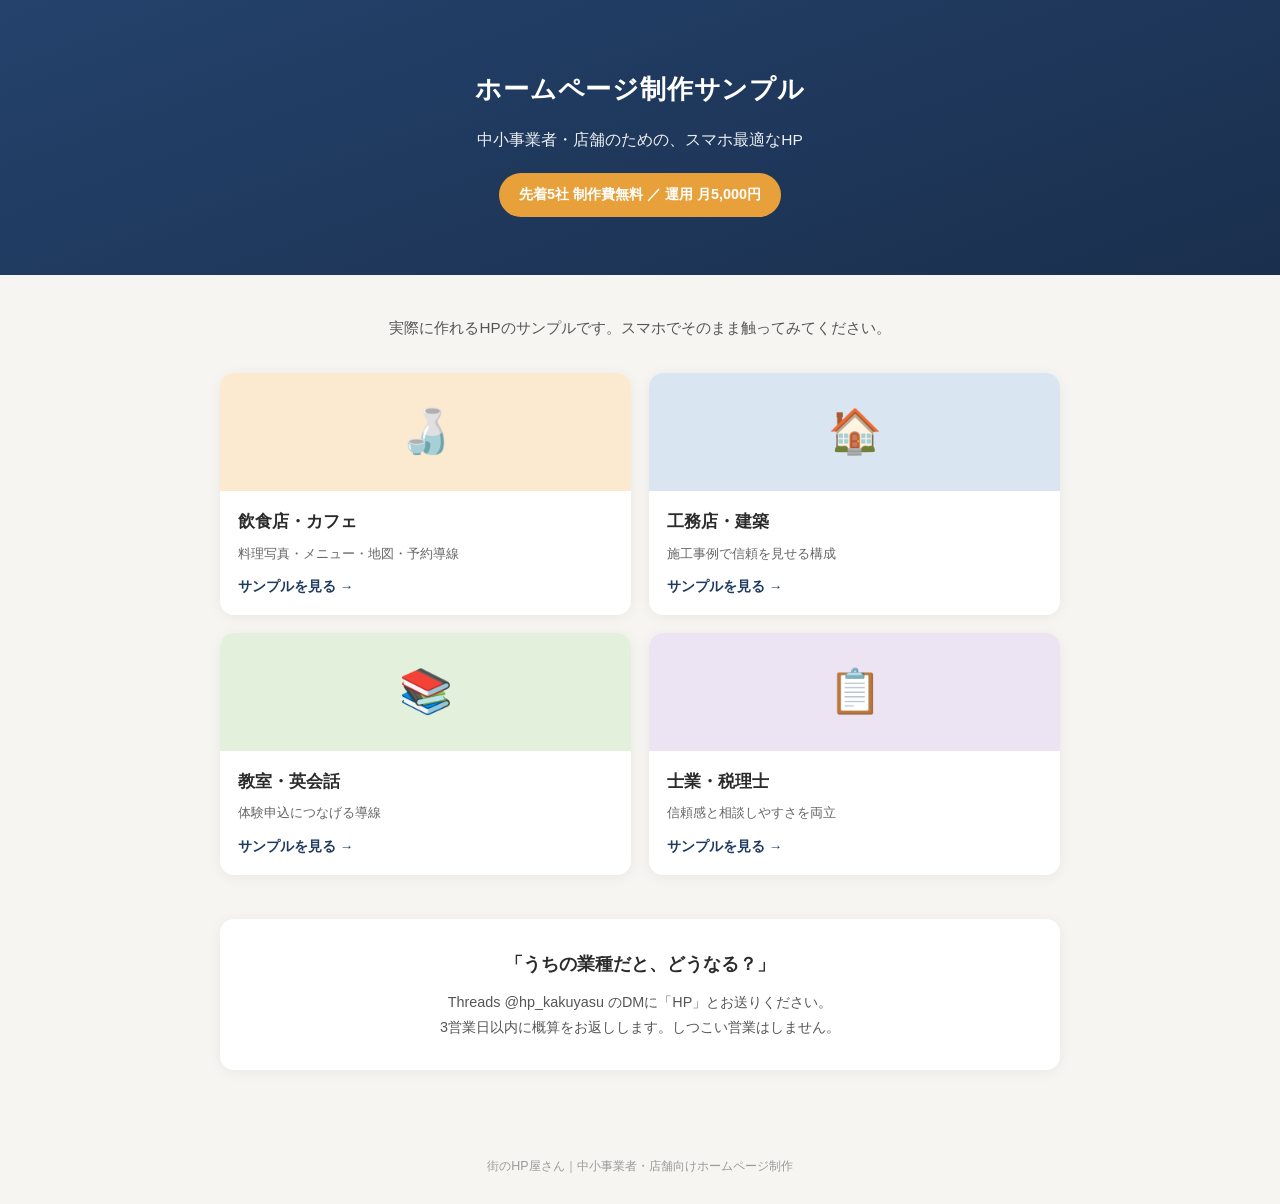
<file: index.html>
<!doctype html>
<html lang="ja">
<head>
<meta charset="utf-8">
<meta name="viewport" content="width=device-width, initial-scale=1">
<title>ホームページ制作サンプル｜街のHP屋さん</title>
<meta name="description" content="中小事業者・店舗向けのホームページ制作サンプル。スマホ最適・先着5社制作費無料・運用月5,000円。">
<style>
  :root{--navy:#1f3a5f;--accent:#e8a13a;--bg:#f7f5f1;--ink:#2b2b2b;}
  *{margin:0;padding:0;box-sizing:border-box;}
  body{font-family:-apple-system,BlinkMacSystemFont,"Hiragino Kaku Gothic ProN","Noto Sans JP",sans-serif;color:var(--ink);background:var(--bg);line-height:1.75;}
  .hero{background:linear-gradient(160deg,#24426c,#1a2f4d);color:#fff;padding:66px 24px 58px;text-align:center;}
  .hero h1{font-size:1.65rem;letter-spacing:.03em;margin-bottom:14px;}
  .hero p{opacity:.92;font-size:.97rem;}
  .badge{display:inline-block;margin-top:20px;background:var(--accent);color:#fff;padding:9px 20px;border-radius:99px;font-weight:700;font-size:.9rem;}
  .wrap{max-width:880px;margin:0 auto;padding:40px 20px 60px;}
  .lead{text-align:center;color:#555;margin-bottom:32px;font-size:.95rem;}
  .grid{display:grid;grid-template-columns:1fr 1fr;gap:18px;}
  @media(max-width:600px){.grid{grid-template-columns:1fr;}.hero h1{font-size:1.4rem;}}
  .card{background:#fff;border-radius:14px;overflow:hidden;box-shadow:0 2px 14px rgba(0,0,0,.06);transition:transform .15s,box-shadow .15s;text-decoration:none;color:inherit;display:block;}
  .card:hover{transform:translateY(-4px);box-shadow:0 10px 26px rgba(0,0,0,.13);}
  .card .top{height:118px;display:flex;align-items:center;justify-content:center;font-size:2.7rem;}
  .c1 .top{background:#fbe9d0;}.c2 .top{background:#d9e6f2;}.c3 .top{background:#e3f0db;}.c4 .top{background:#ece4f2;}
  .card .body{padding:16px 18px;}
  .card h3{font-size:1.05rem;margin-bottom:5px;}
  .card .desc{font-size:.84rem;color:#666;}
  .card .go{margin-top:10px;color:var(--navy);font-weight:700;font-size:.85rem;}
  .cta{margin-top:44px;text-align:center;background:#fff;border-radius:14px;padding:30px 22px;box-shadow:0 2px 14px rgba(0,0,0,.06);}
  .cta h2{font-size:1.12rem;margin-bottom:10px;}
  .cta p{color:#555;font-size:.9rem;}
  footer{text-align:center;color:#999;font-size:.78rem;padding:26px;}
</style>
</head>
<body>
  <div class="hero">
    <h1>ホームページ制作サンプル</h1>
    <p>中小事業者・店舗のための、スマホ最適なHP</p>
    <span class="badge">先着5社 制作費無料 ／ 運用 月5,000円</span>
  </div>
  <div class="wrap">
    <p class="lead">実際に作れるHPのサンプルです。スマホでそのまま触ってみてください。</p>
    <div class="grid">
      <a class="card c1" href="restaurant/"><div class="top">🍶</div><div class="body"><h3>飲食店・カフェ</h3><div class="desc">料理写真・メニュー・地図・予約導線</div><div class="go">サンプルを見る →</div></div></a>
      <a class="card c2" href="construction/"><div class="top">🏠</div><div class="body"><h3>工務店・建築</h3><div class="desc">施工事例で信頼を見せる構成</div><div class="go">サンプルを見る →</div></div></a>
      <a class="card c3" href="english-school/"><div class="top">📚</div><div class="body"><h3>教室・英会話</h3><div class="desc">体験申込につなげる導線</div><div class="go">サンプルを見る →</div></div></a>
      <a class="card c4" href="tax-office/"><div class="top">📋</div><div class="body"><h3>士業・税理士</h3><div class="desc">信頼感と相談しやすさを両立</div><div class="go">サンプルを見る →</div></div></a>
    </div>
    <div class="cta">
      <h2>「うちの業種だと、どうなる？」</h2>
      <p>Threads @hp_kakuyasu のDMに「HP」とお送りください。<br>3営業日以内に概算をお返しします。しつこい営業はしません。</p>
    </div>
  </div>
  <footer>街のHP屋さん｜中小事業者・店舗向けホームページ制作</footer>
</body>
</html>
</file>
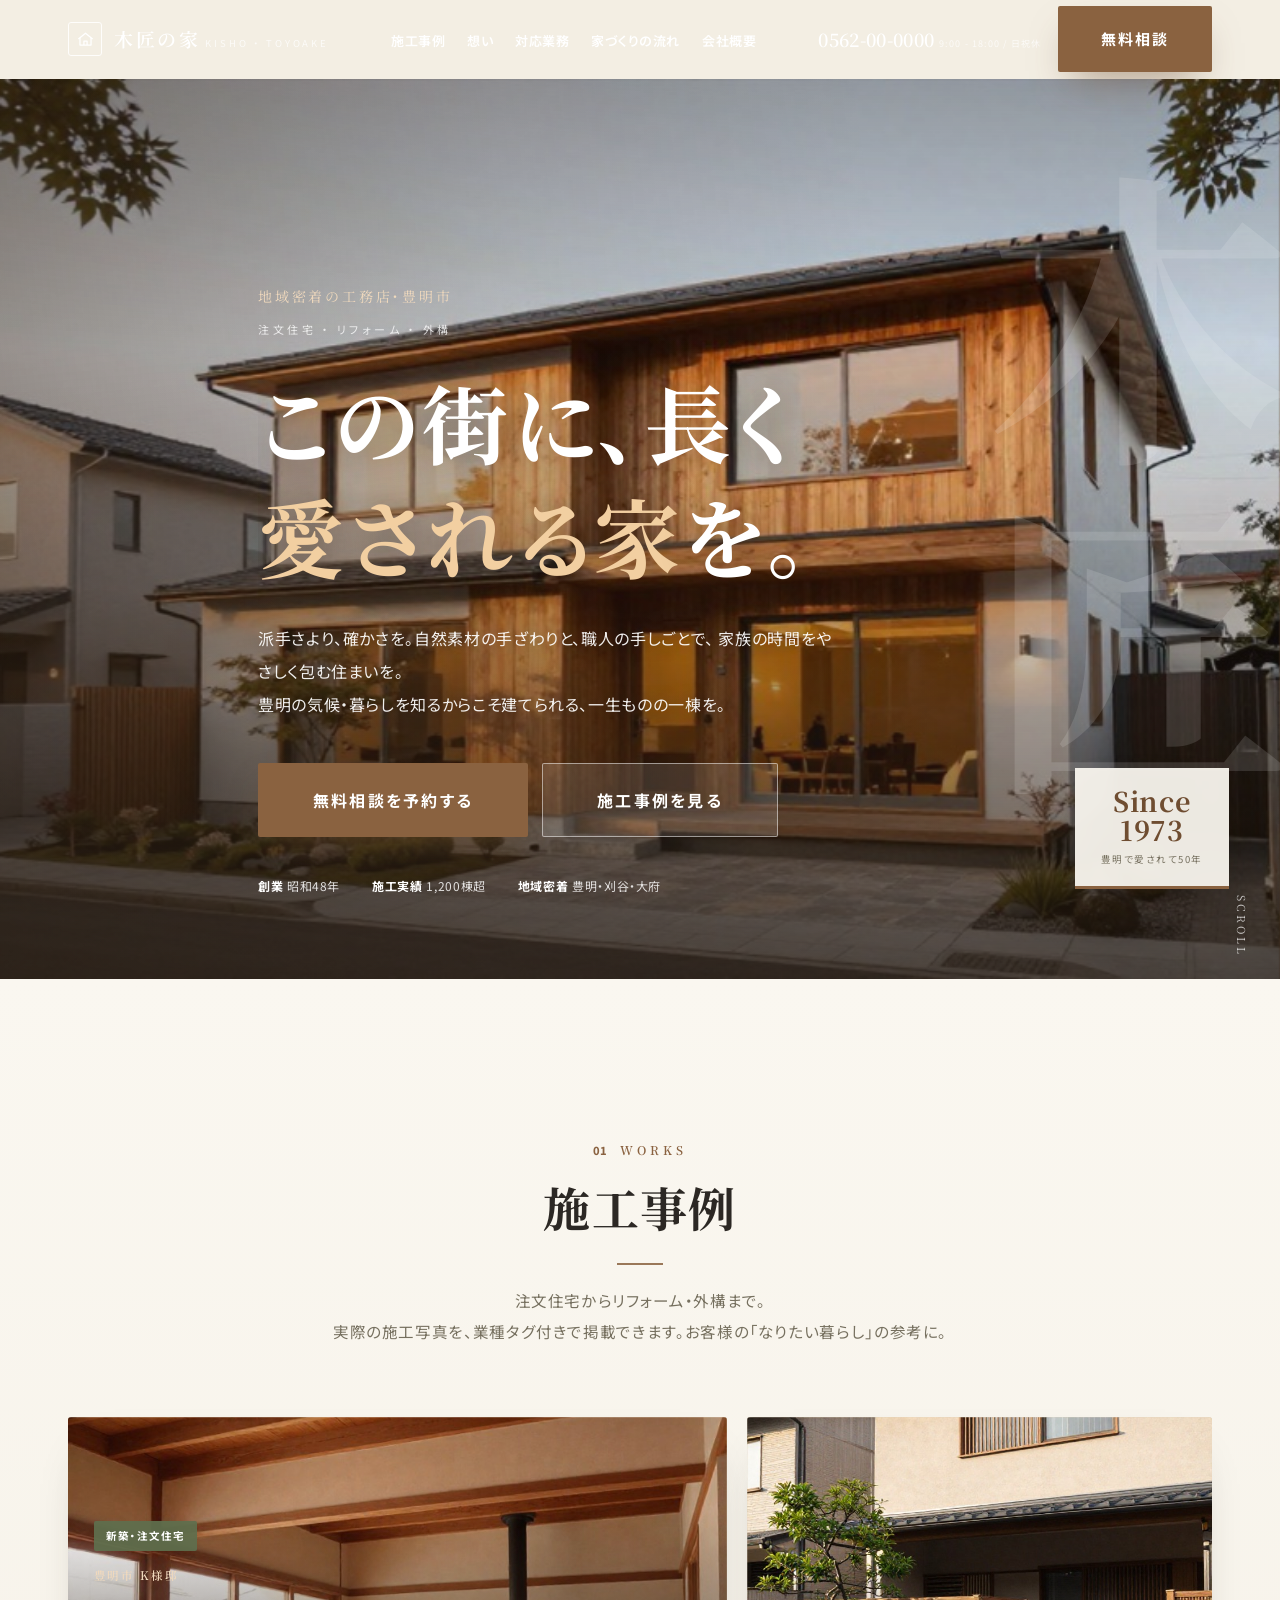
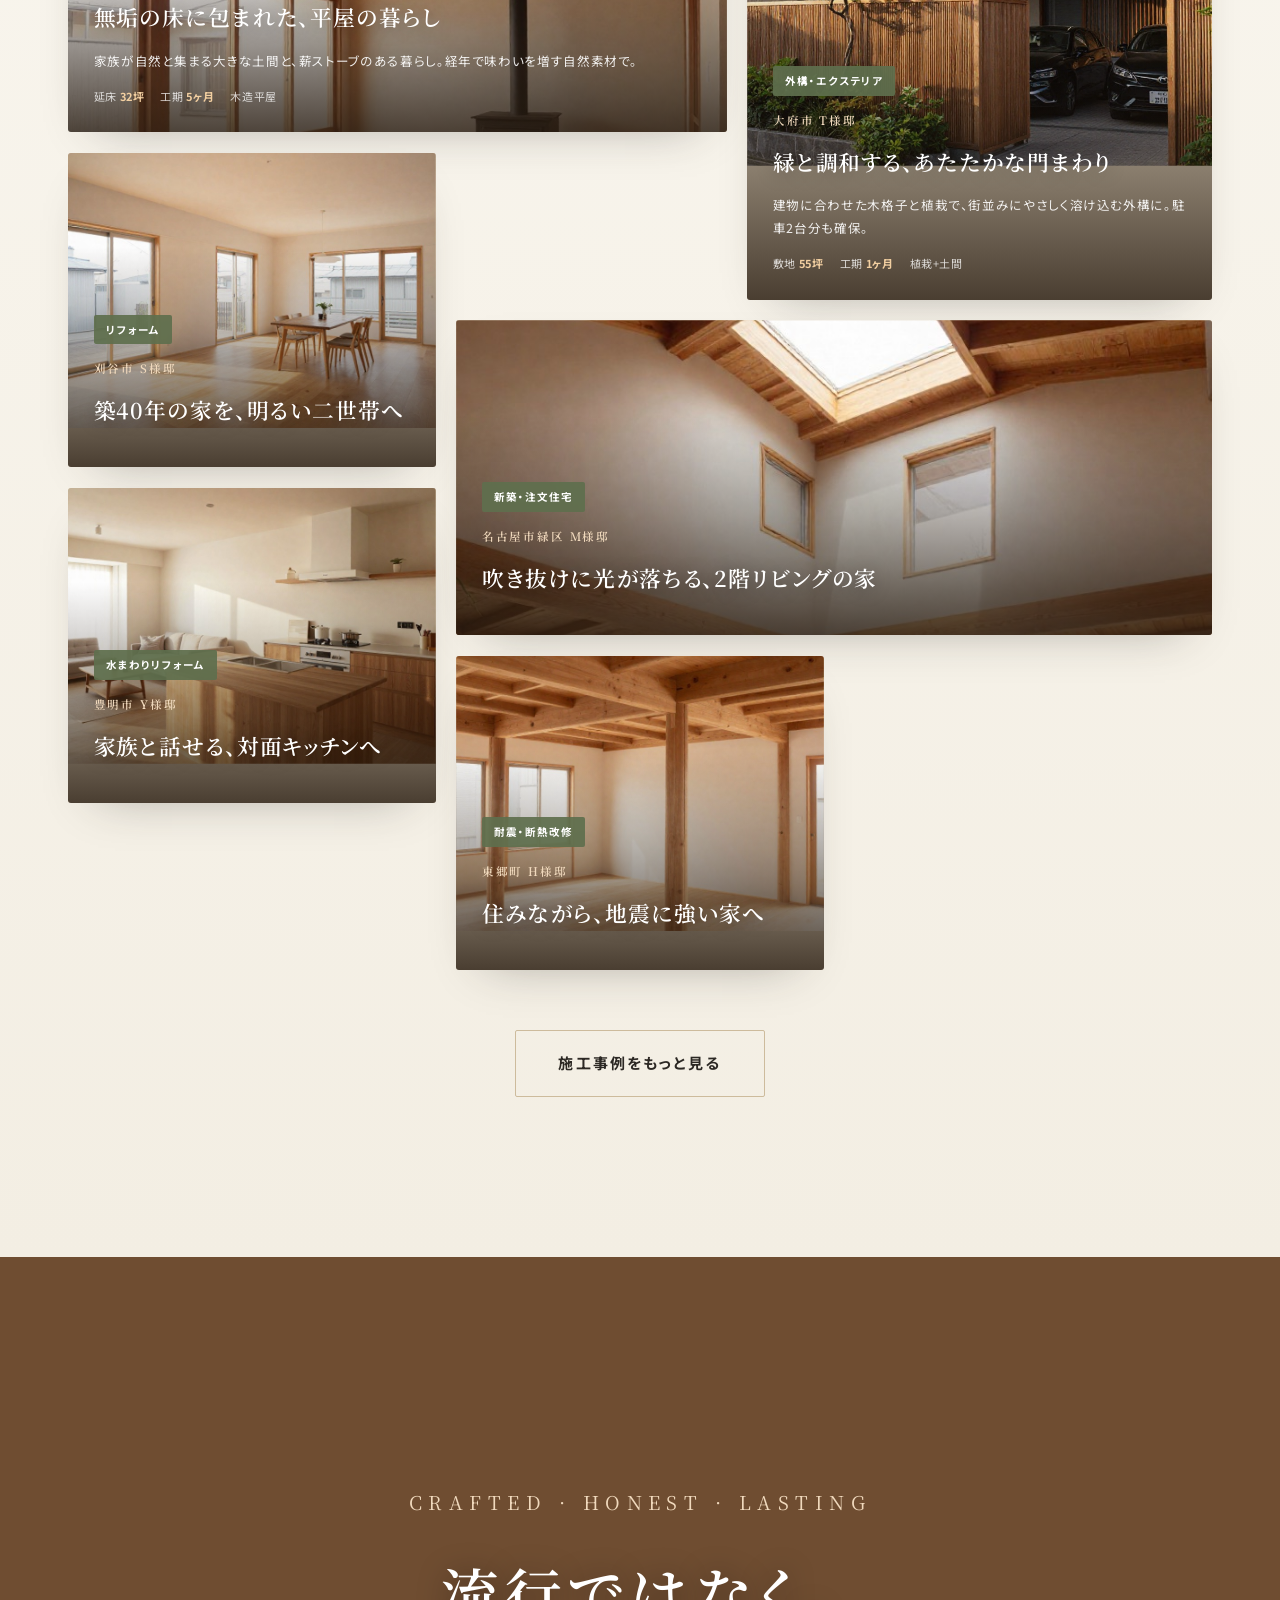
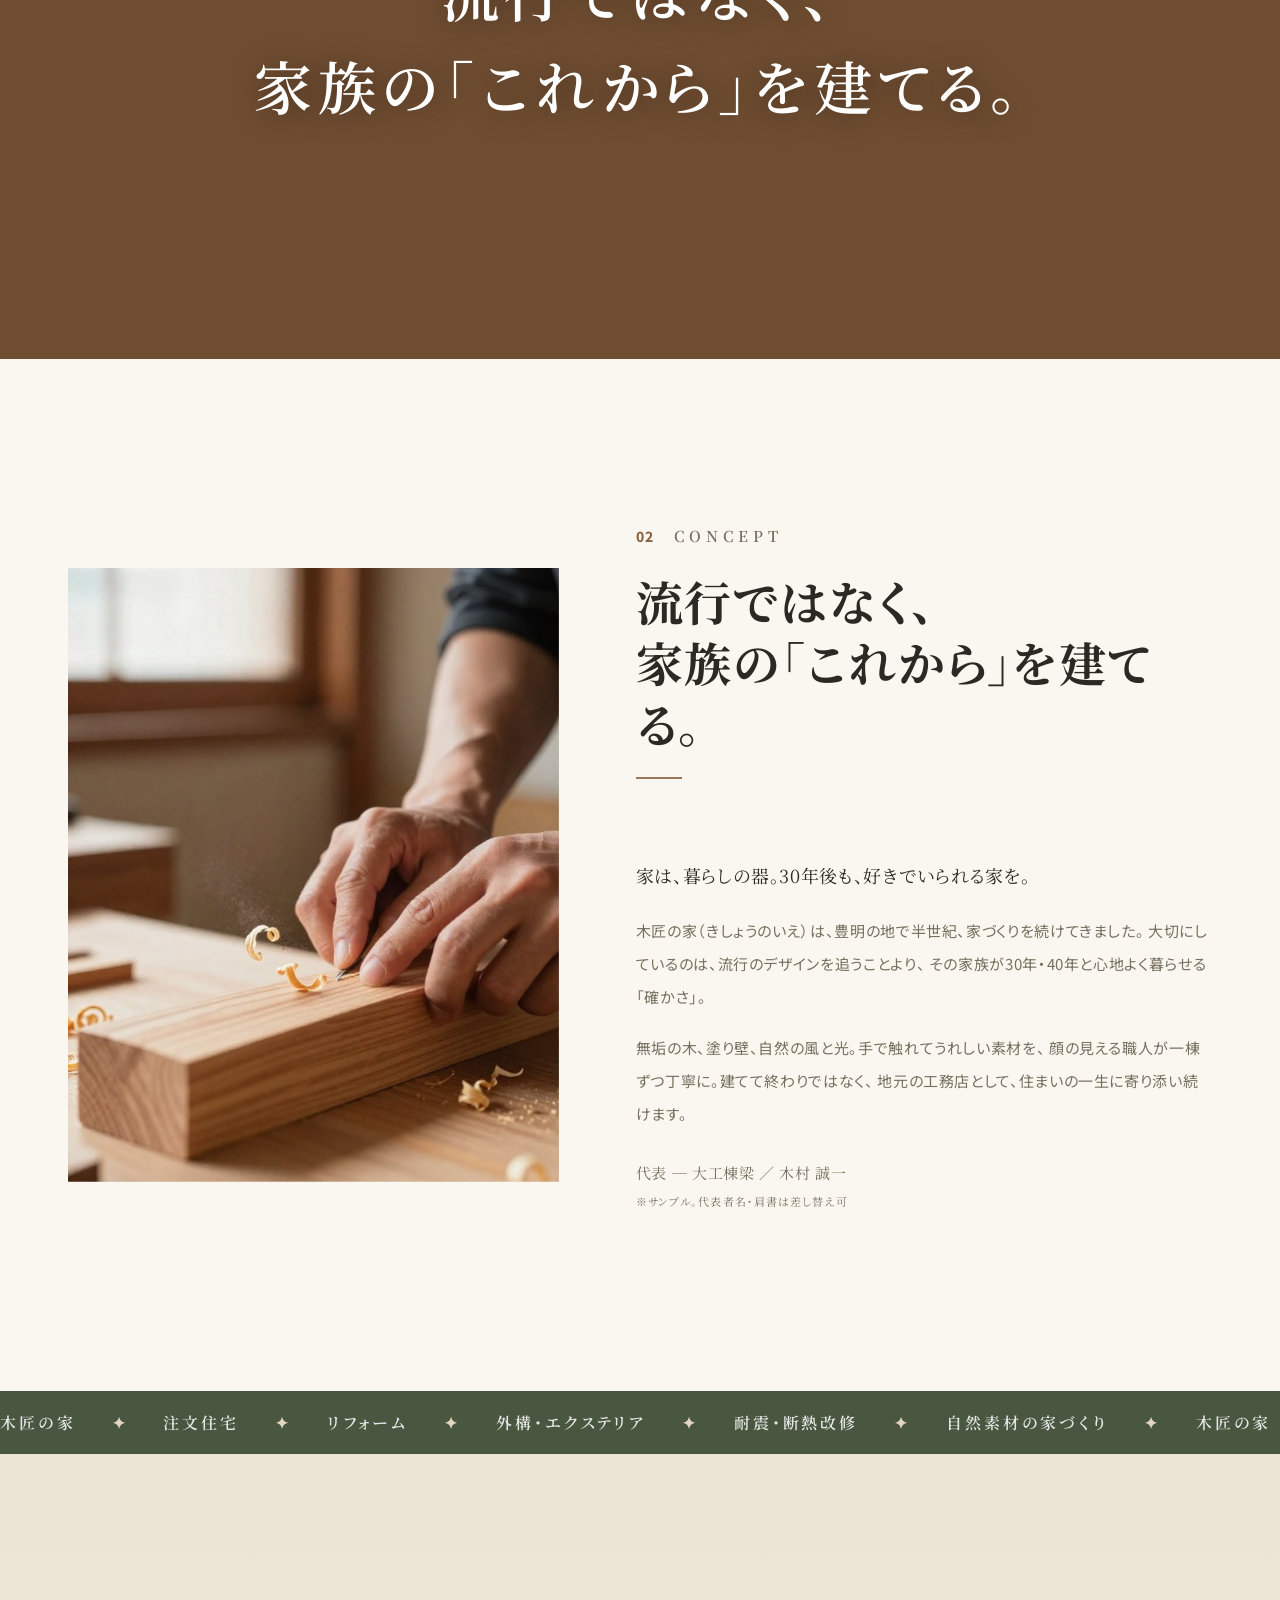
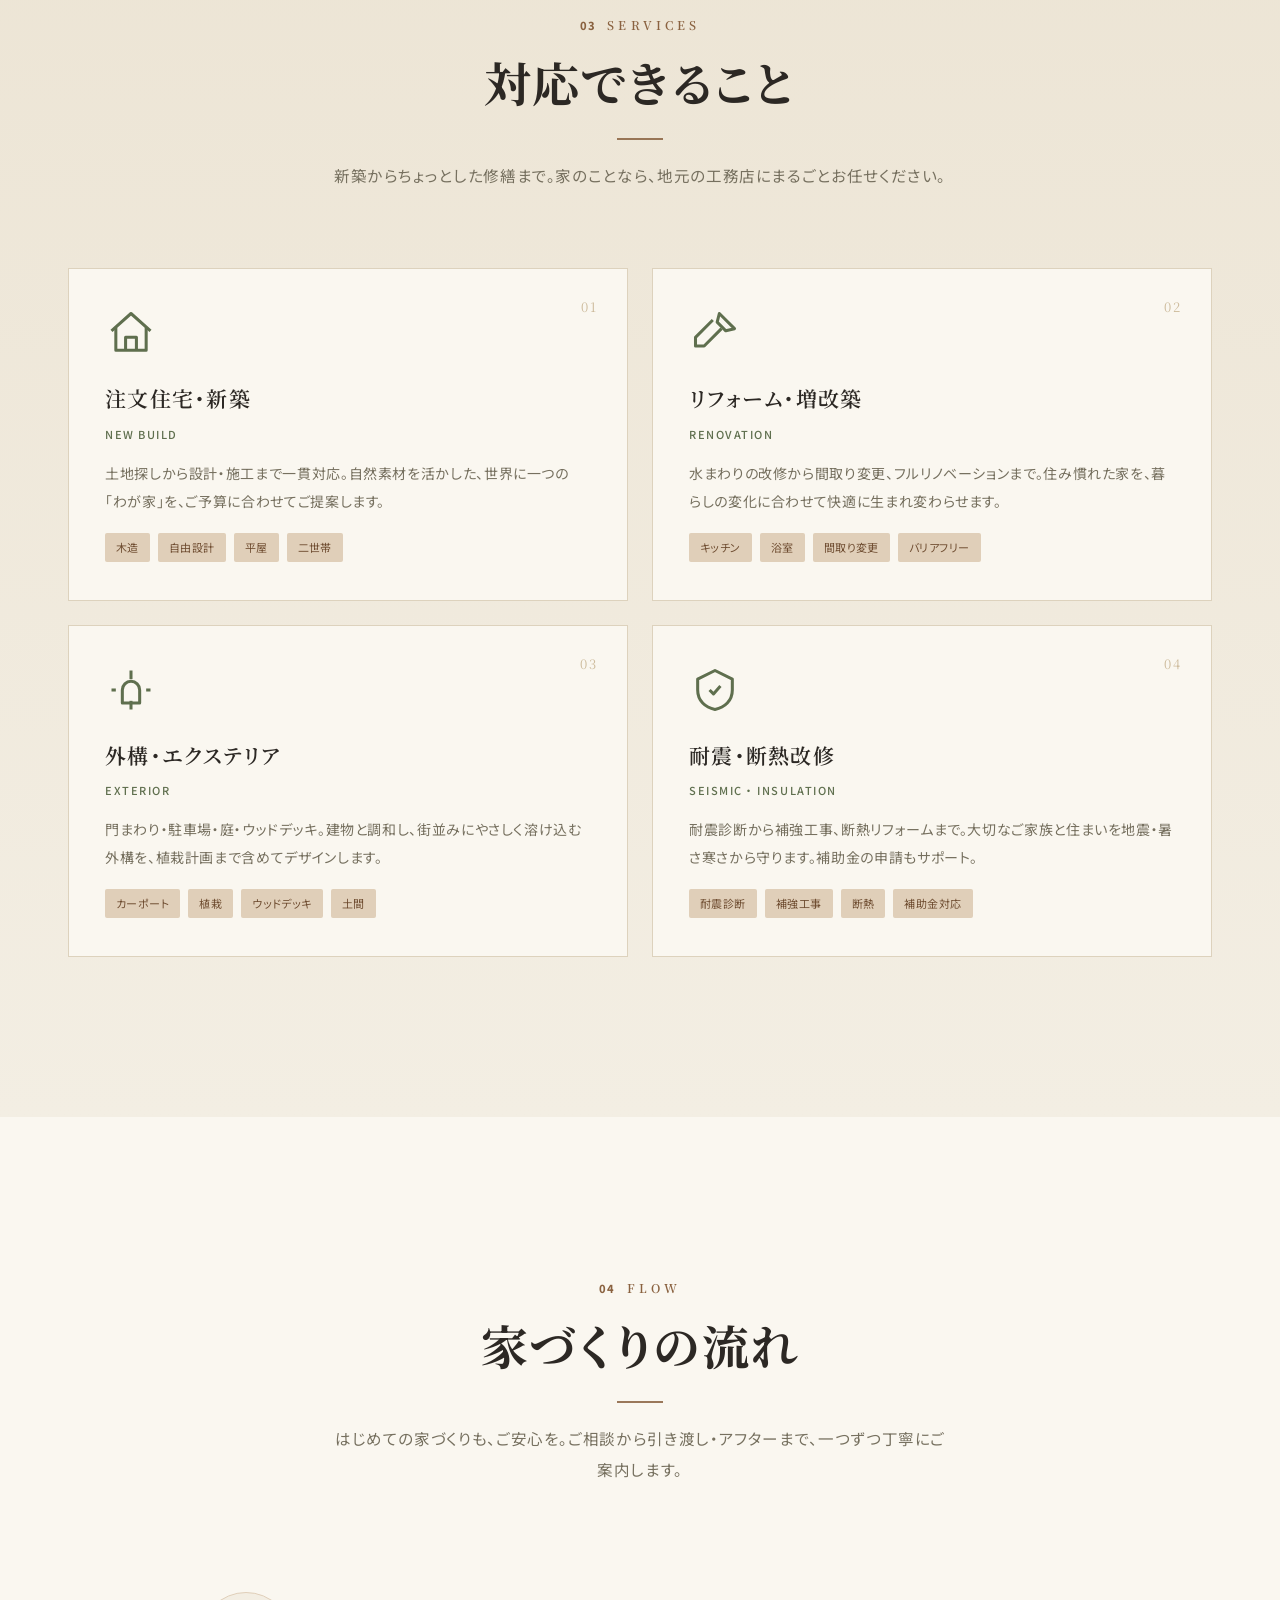
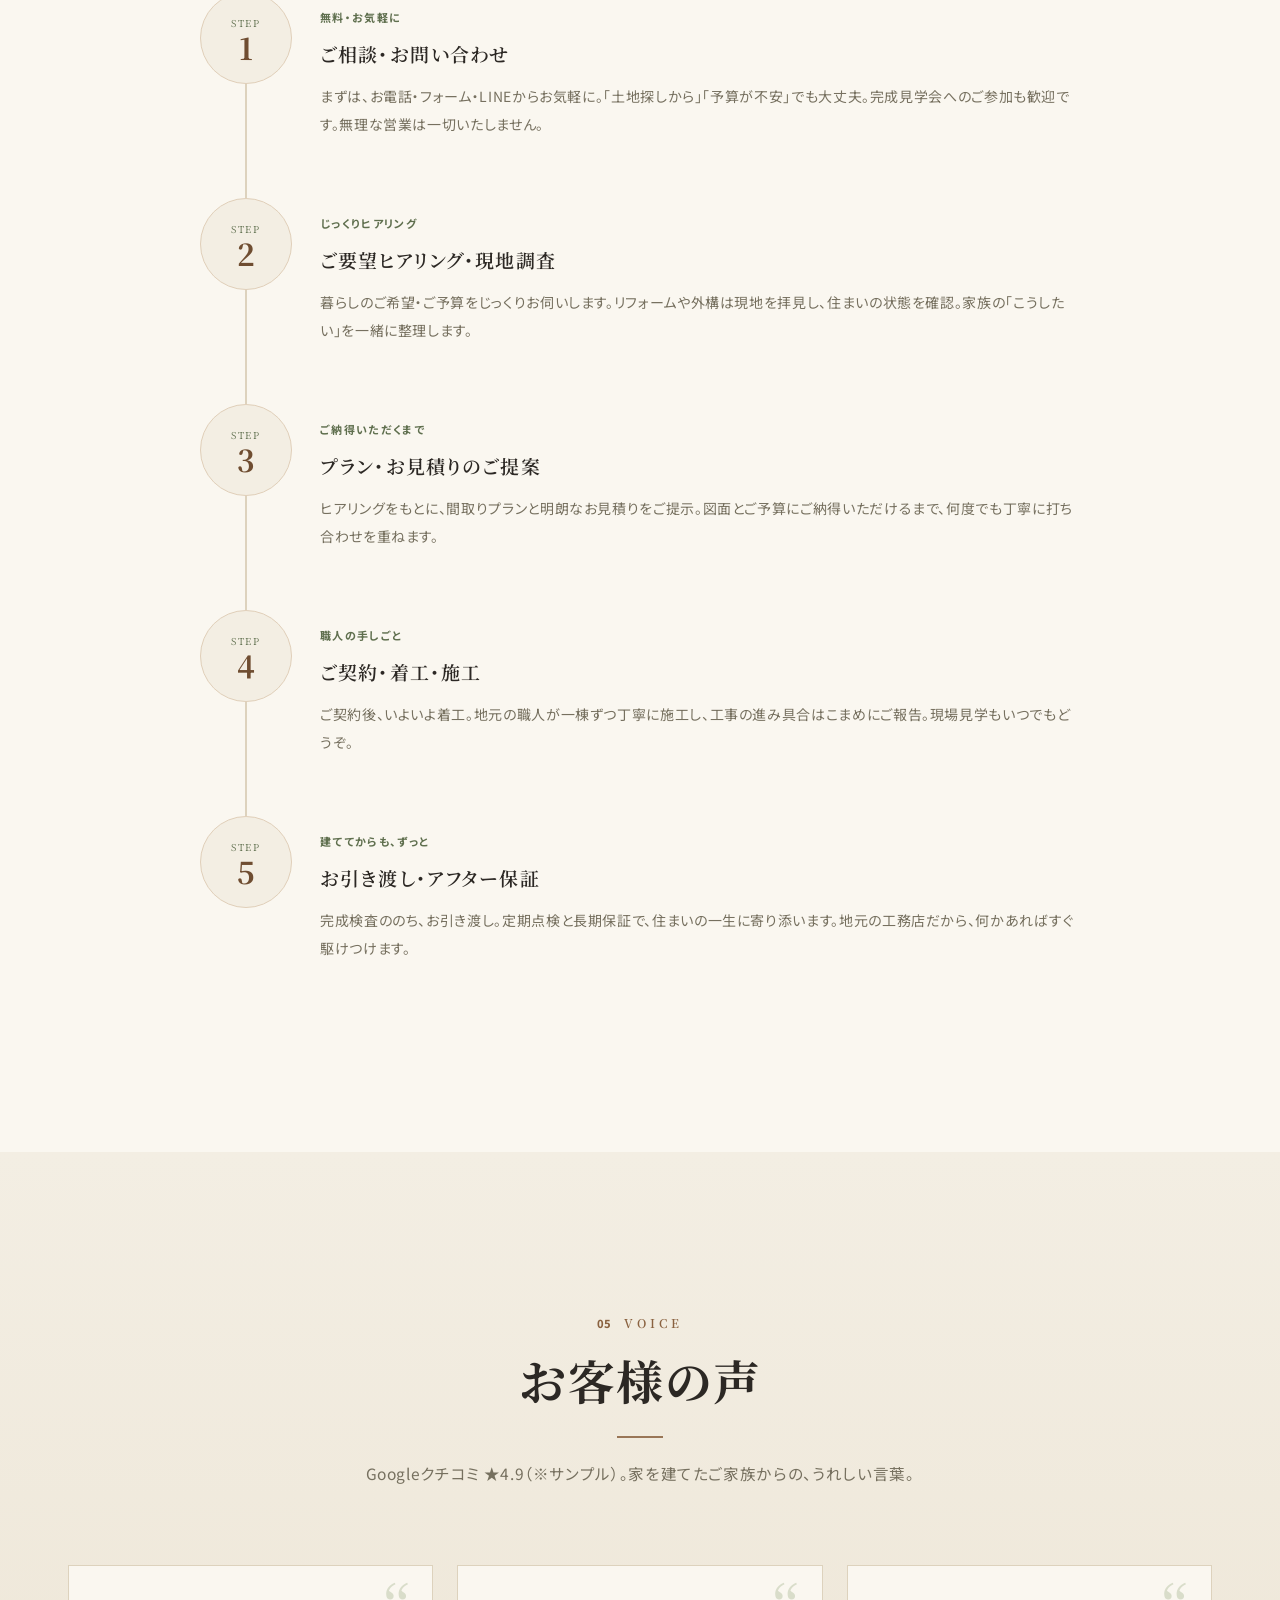
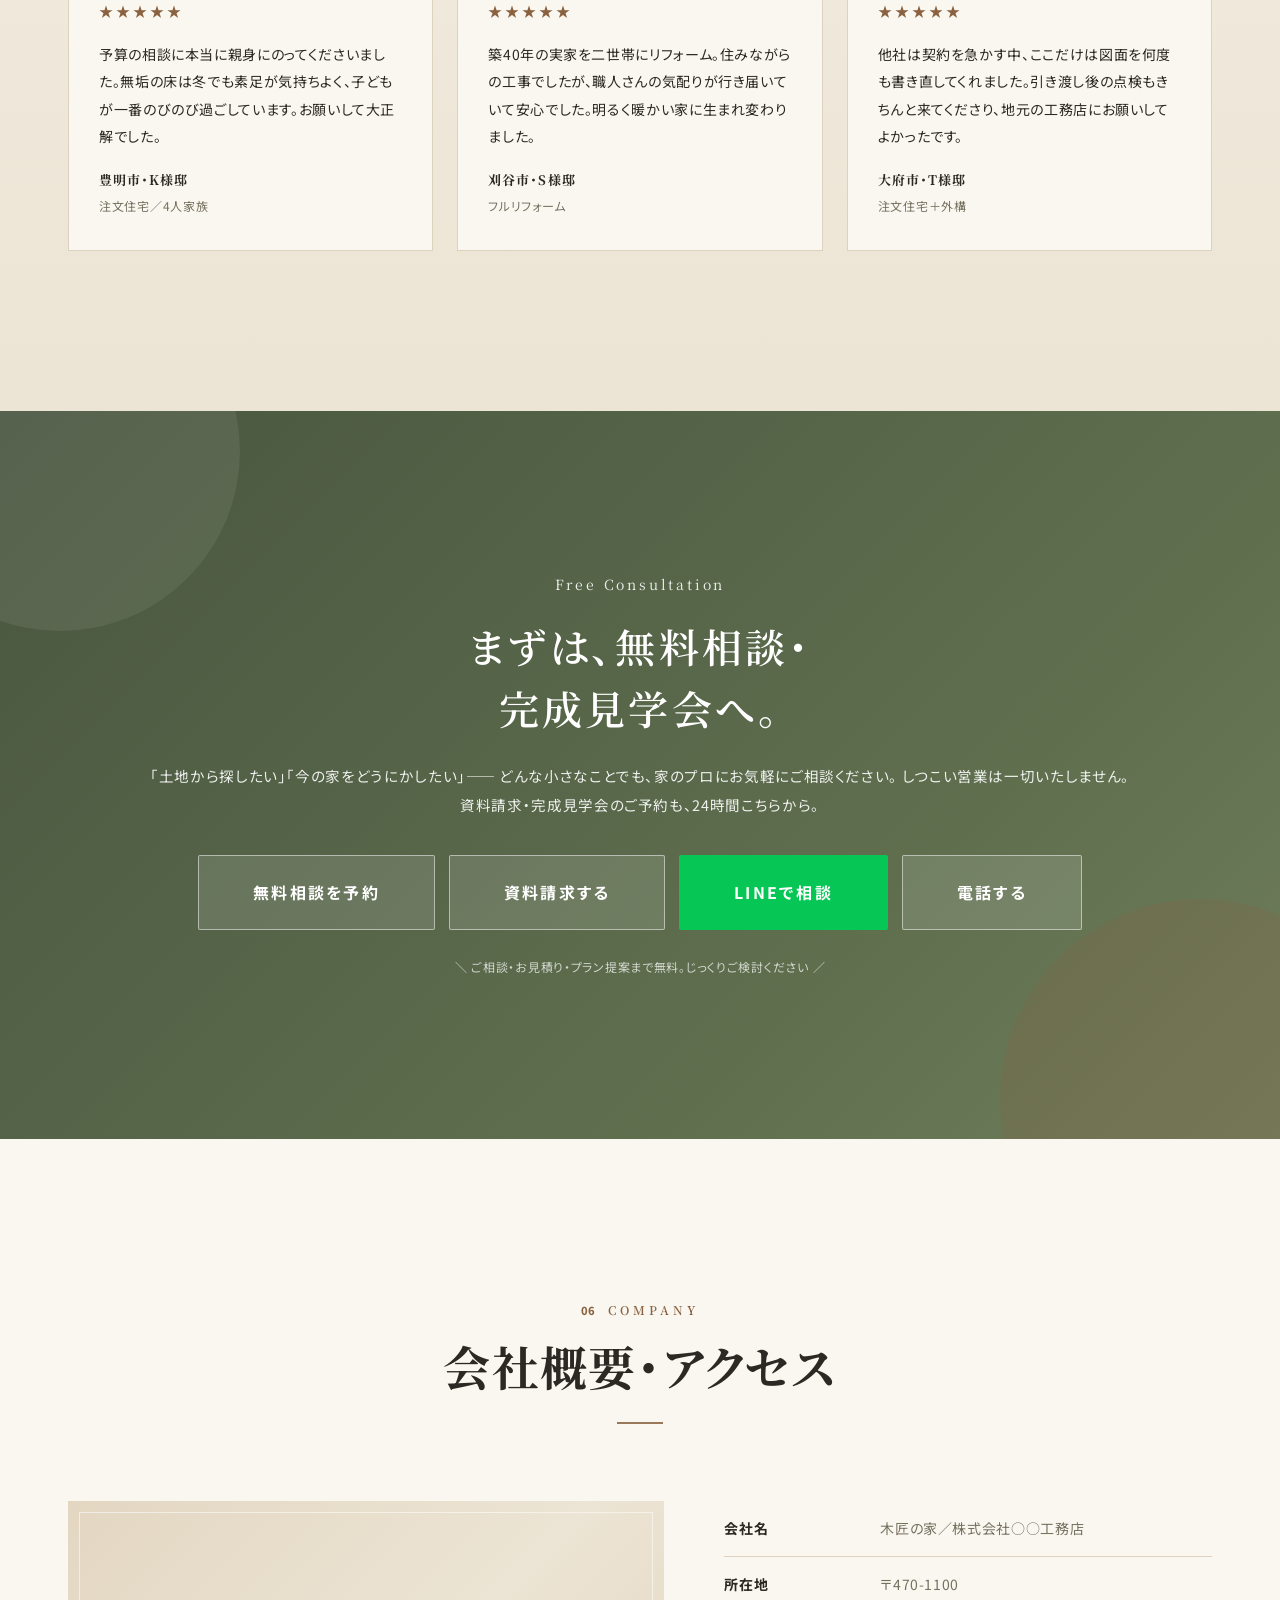
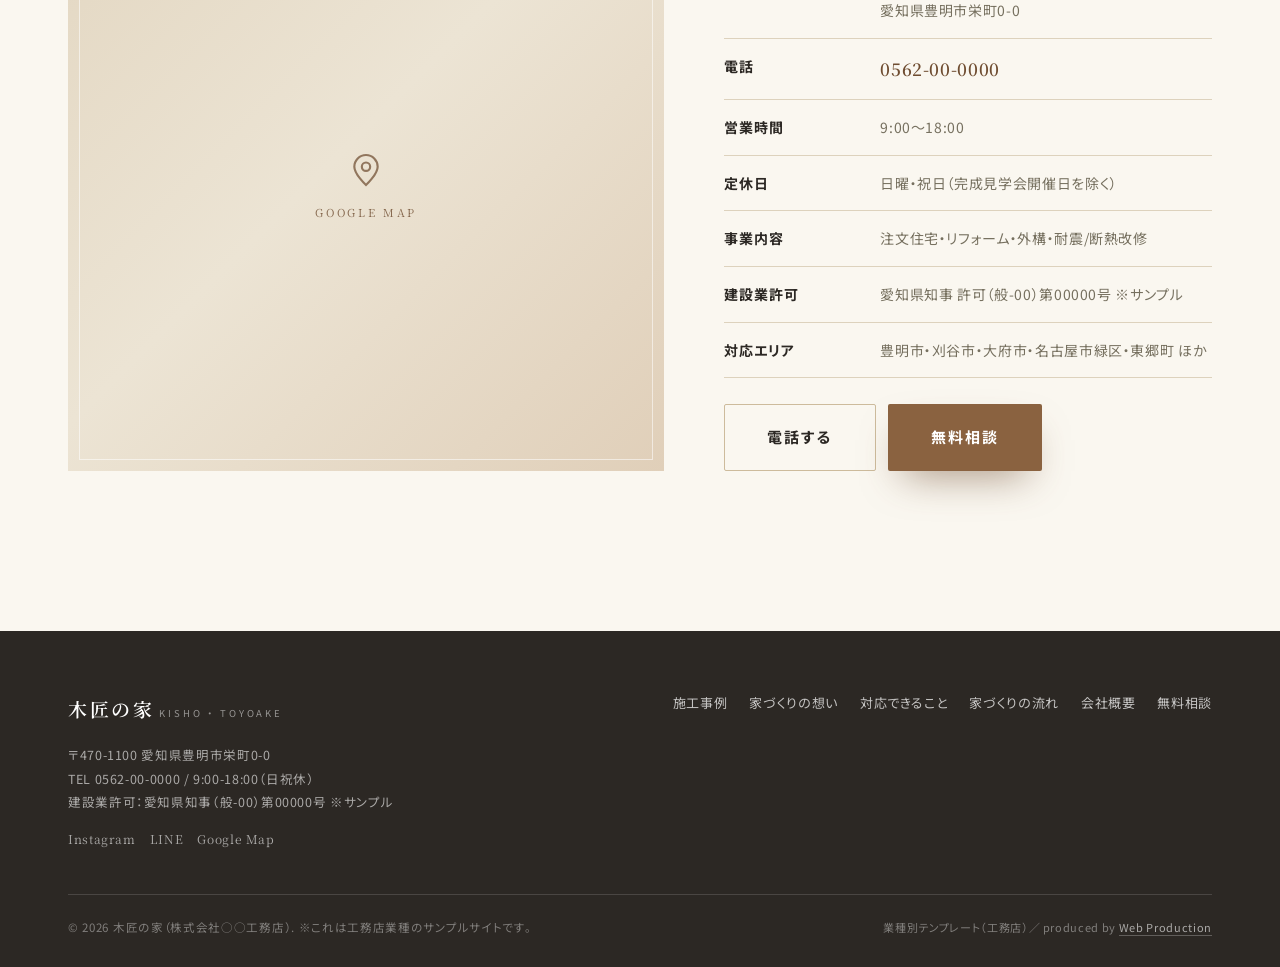
<file: construction/index.html>
<!DOCTYPE html>
<html lang="ja">
<!-- =========================================================
     業種別テンプレート（サンプル）｜工務店・注文住宅・リフォーム
     Web Production / templates/construction
     ※社名・写真・施工事例・住所・電話・スタッフ・口コミはすべてダミー。
       <!- - TODO - -> マーカー箇所を実情報へ差し替えて納品。
     設計：①受け皿（信頼の器）②24時間営業マン（資料請求・相談予約導線）
          ③ローカルSEO基本（地域＋業種キーワード・JSON-LD）
     ========================================================= -->
<head>
<meta charset="UTF-8">
<meta name="viewport" content="width=device-width, initial-scale=1.0">
<!-- TODO: 地域名・社名を実情報へ（ローカルSEOの要） -->
<title>豊明市の工務店・注文住宅・リフォーム｜木匠の家（株式会社○○工務店）</title>
<meta name="description" content="愛知県豊明市の地域密着工務店「木匠の家／株式会社○○工務店」。自然素材を活かした注文住宅・リフォーム・外構・耐震改修。職人の手しごとで、この街に長く愛される家づくり。無料相談・完成見学会・資料請求を24時間受付。">
<meta name="keywords" content="豊明市,工務店,注文住宅,新築,リフォーム,外構,耐震,自然素材,木の家,愛知県">
<meta property="og:type" content="website">
<meta property="og:title" content="豊明市の工務店・注文住宅・リフォーム｜木匠の家">
<meta property="og:description" content="愛知県豊明市の地域密着工務店。自然素材を活かした、この街に長く愛される家づくり。無料相談・完成見学会・資料請求受付中。">
<meta property="og:image" content="assets/ogp.jpg">
<meta name="theme-color" content="#8a6240">
<link rel="preconnect" href="https://fonts.googleapis.com">
<link rel="preconnect" href="https://fonts.gstatic.com" crossorigin>
<link href="https://fonts.googleapis.com/css2?family=Noto+Sans+JP:wght@400;500;700&family=Noto+Serif+JP:wght@500;600;700&display=swap" rel="stylesheet">
<link rel="stylesheet" href="style.css">
<!-- ローカルSEO：構造化データ（TODO: 実住所・電話・URL・営業時間へ差し替え） -->
<script type="application/ld+json">
{
  "@context": "https://schema.org",
  "@type": "GeneralContractor",
  "name": "木匠の家（株式会社○○工務店）",
  "description": "愛知県豊明市の地域密着工務店。注文住宅・リフォーム・外構・耐震改修。自然素材を活かした家づくり。",
  "image": "assets/ogp.jpg",
  "url": "https://example.com/",
  "address": { "@type": "PostalAddress", "postalCode": "470-1100", "addressRegion": "愛知県", "addressLocality": "豊明市", "streetAddress": "栄町0-0" },
  "telephone": "+81-562-00-0000",
  "priceRange": "¥¥¥",
  "areaServed": ["豊明市", "刈谷市", "大府市", "名古屋市緑区", "東郷町"],
  "openingHoursSpecification": [
    { "@type": "OpeningHoursSpecification", "dayOfWeek": ["Monday","Tuesday","Wednesday","Thursday","Friday","Saturday"], "opens": "09:00", "closes": "18:00" }
  ]
}
</script>
</head>
<body>

<!-- ============================ ヘッダー ============================ -->
<header class="site-header">
  <div class="container header-inner">
    <a href="#" class="brand">
      <!-- TODO: ロゴ画像に差し替え可（暫定はSVGの家アイコン） -->
      <span class="brand-mark" aria-hidden="true">
        <svg viewBox="0 0 24 24" fill="none" stroke="currentColor" stroke-width="1.6" stroke-linejoin="round"><path d="M3 11.5 12 4l9 7.5"/><path d="M5 10v9h14v-9"/><path d="M10 19v-5h4v5"/></svg>
      </span>
      <span class="brand-text">
        <!-- TODO: 社名差し替え -->
        <span class="brand-jp">木匠の家</span>
        <span class="brand-en">KISHO ・ TOYOAKE</span>
      </span>
    </a>
    <nav class="gnav">
      <ul class="gnav-list">
        <li><a href="#works">施工事例</a></li>
        <li><a href="#concept">想い</a></li>
        <li><a href="#services">対応業務</a></li>
        <li><a href="#flow">家づくりの流れ</a></li>
        <li><a href="#access">会社概要</a></li>
      </ul>
    </nav>
    <div class="header-actions">
      <!-- TODO: 電話番号差し替え -->
      <a href="tel:0562000000" class="header-tel">
        <span class="htel-num">0562-00-0000</span>
        <span class="htel-label">9:00 - 18:00 / 日祝休</span>
      </a>
      <a href="#reserve" class="btn btn-primary header-cta">無料相談</a>
    </div>
  </div>
</header>

<!-- ============================ ヒーロー（全面・施工写真フォワード） ============================ -->
<section class="hero hero-cine">
  <div class="hero-media" aria-hidden="true">
    <!-- メインビジュアルは一番自慢の施工写真へ（外観・内観）。差し替えは assets/hero.jpg を上書き -->
    <img src="assets/hero.jpg" alt="">
    <span class="hero-scrim"></span>
  </div>
  <span class="hero-bg" aria-hidden="true">木匠</span>
  <div class="container hero-content">
    <p class="hero-eyebrow">地域密着の工務店・豊明市
      <span>注文住宅 ・ リフォーム ・ 外構</span>
    </p>
    <h1 class="hero-title">この街に、長く<br><span class="em">愛される家</span>を。</h1>
    <p class="hero-sub">
      派手さより、確かさを。自然素材の手ざわりと、職人の手しごとで、
      家族の時間をやさしく包む住まいを。<br>豊明の気候・暮らしを知るからこそ建てられる、一生ものの一棟を。
    </p>
    <div class="hero-actions">
      <a href="#reserve" class="btn btn-primary btn-lg">無料相談を予約する</a>
      <a href="#works" class="btn btn-ghost-light btn-lg">施工事例を見る</a>
    </div>
    <div class="hero-meta">
      <span><b>創業</b> 昭和48年</span>
      <span><b>施工実績</b> 1,200棟超</span>
      <span><b>地域密着</b> 豊明・刈谷・大府</span>
    </div>
  </div>
  <div class="hero-badge">
    <p class="hb-num">Since<br>1973</p>
    <p class="hb-label">豊明で愛されて50年</p>
  </div>
  <span class="hero-scroll" aria-hidden="true">SCROLL</span>
</section>

<!-- ============================ 施工事例ギャラリー（ページの主役・大判非対称） ============================ -->
<section class="section works" id="works">
  <div class="container">
    <div class="section-head center">
      <p class="sec-eyebrow">Works</p>
      <h2 class="sec-title">施工事例</h2>
      <p class="sec-lead">注文住宅からリフォーム・外構まで。<br>実際の施工写真を、業種タグ付きで掲載できます。お客様の「なりたい暮らし」の参考に。</p>
    </div>
    <!-- TODO: 施工写真・事例名・コメントを実物件に差し替え（タグ：新築/リフォーム/外構 等） -->
    <!-- 大判の非対称ギャラリー：サイズ差・縦横ミックス・ホバー微ズーム・スクロールで画像ワイプ -->
    <div class="works-mosaic">
      <figure class="work-tile tile-feature">
        <div class="work-photo">
          <img src="assets/works-01.jpg" alt="無垢の床に包まれた平屋のリビング" loading="lazy">
        </div>
        <figcaption class="work-cap">
          <span class="work-tag">新築・注文住宅</span>
          <p class="work-cat">豊明市 K様邸</p>
          <h3 class="work-title">無垢の床に包まれた、平屋の暮らし</h3>
          <p class="work-desc">家族が自然と集まる大きな土間と、薪ストーブのある暮らし。経年で味わいを増す自然素材で。</p>
          <div class="work-meta"><span>延床 <b>32坪</b></span><span>工期 <b>5ヶ月</b></span><span>木造平屋</span></div>
        </figcaption>
      </figure>
      <figure class="work-tile tile-tall">
        <div class="work-photo">
          <img src="assets/works-03.jpg" alt="木格子と植栽の門まわり外構" loading="lazy">
        </div>
        <figcaption class="work-cap">
          <span class="work-tag">外構・エクステリア</span>
          <p class="work-cat">大府市 T様邸</p>
          <h3 class="work-title">緑と調和する、あたたかな門まわり</h3>
          <p class="work-desc">建物に合わせた木格子と植栽で、街並みにやさしく溶け込む外構に。駐車2台分も確保。</p>
          <div class="work-meta"><span>敷地 <b>55坪</b></span><span>工期 <b>1ヶ月</b></span><span>植栽+土間</span></div>
        </figcaption>
      </figure>
      <figure class="work-tile tile-std">
        <div class="work-photo">
          <img src="assets/works-02.jpg" alt="明るい二世帯にリフォームした住まい" loading="lazy">
        </div>
        <figcaption class="work-cap">
          <span class="work-tag">リフォーム</span>
          <p class="work-cat">刈谷市 S様邸</p>
          <h3 class="work-title">築40年の家を、明るい二世帯へ</h3>
          <p class="work-desc">耐震補強と断熱を一新。間取りを見直し、親世帯と子世帯が心地よく暮らせる住まいに再生。</p>
          <div class="work-meta"><span>築 <b>40年</b></span><span>工期 <b>3ヶ月</b></span><span>耐震+断熱</span></div>
        </figcaption>
      </figure>
      <figure class="work-tile tile-wide">
        <div class="work-photo">
          <img src="assets/works-04.jpg" alt="吹き抜けに光が落ちる2階リビング" loading="lazy">
        </div>
        <figcaption class="work-cap">
          <span class="work-tag">新築・注文住宅</span>
          <p class="work-cat">名古屋市緑区 M様邸</p>
          <h3 class="work-title">吹き抜けに光が落ちる、2階リビングの家</h3>
          <p class="work-desc">限られた間口でも開放感を。高い天井と大開口で、街なかでも明るく風が通る住まいに。</p>
          <div class="work-meta"><span>延床 <b>38坪</b></span><span>工期 <b>6ヶ月</b></span><span>木造2階</span></div>
        </figcaption>
      </figure>
      <figure class="work-tile tile-std">
        <div class="work-photo">
          <img src="assets/works-05.jpg" alt="対面式キッチンのある明るいLDK" loading="lazy">
        </div>
        <figcaption class="work-cap">
          <span class="work-tag">水まわりリフォーム</span>
          <p class="work-cat">豊明市 Y様邸</p>
          <h3 class="work-title">家族と話せる、対面キッチンへ</h3>
          <p class="work-desc">壁付けから対面式へ。収納と動線を整え、毎日の家事がぐっと楽しくなるLDKに。</p>
          <div class="work-meta"><span>LDK <b>18帖</b></span><span>工期 <b>3週間</b></span><span>水まわり</span></div>
        </figcaption>
      </figure>
      <figure class="work-tile tile-std">
        <div class="work-photo">
          <img src="assets/works-06.jpg" alt="耐震・断熱改修で安心の住まい" loading="lazy">
        </div>
        <figcaption class="work-cap">
          <span class="work-tag">耐震・断熱改修</span>
          <p class="work-cat">東郷町 H様邸</p>
          <h3 class="work-title">住みながら、地震に強い家へ</h3>
          <p class="work-desc">耐震診断から補助金申請まで一貫サポート。暮らしを止めずに、安心の構造へ補強。</p>
          <div class="work-meta"><span>築 <b>35年</b></span><span>工期 <b>2ヶ月</b></span><span>補助金対応</span></div>
        </figcaption>
      </figure>
    </div>
    <div class="works-cta">
      <!-- TODO: 施工事例一覧ページ or Instagram のURLへ差し替え -->
      <a href="#" class="btn btn-outline">施工事例をもっと見る</a>
    </div>
  </div>
</section>

<!-- ============================ 全面パララックス・ステートメント帯 ============================ -->
<section class="statement" aria-label="家づくりへの想い">
  <div class="container statement-inner">
    <p class="statement-en">Crafted &middot; Honest &middot; Lasting</p>
    <p class="statement-jp">流行ではなく、<br>家族の「これから」を建てる。</p>
  </div>
</section>

<!-- ============================ 家づくりの想い・コンセプト ============================ -->
<section class="section concept" id="concept">
  <div class="container concept-inner">
    <div class="concept-visual">
      <!-- 職人の手しごと・木材の写真。差し替えは assets/concept.jpg を上書き -->
      <img src="assets/concept.jpg" alt="木材に向き合う職人の手しごと" loading="lazy">
    </div>
    <div class="concept-body">
      <div class="section-head">
        <p class="sec-eyebrow">Concept</p>
        <h2 class="sec-title">流行ではなく、<br>家族の「これから」を建てる。</h2>
      </div>
      <p><span class="lead-em">家は、暮らしの器。30年後も、好きでいられる家を。</span></p>
      <p>
        木匠の家（きしょうのいえ）は、豊明の地で半世紀、家づくりを続けてきました。
        大切にしているのは、流行のデザインを追うことより、
        その家族が30年・40年と心地よく暮らせる「確かさ」。
      </p>
      <p>
        無垢の木、塗り壁、自然の風と光。手で触れてうれしい素材を、
        顔の見える職人が一棟ずつ丁寧に。建てて終わりではなく、
        地元の工務店として、住まいの一生に寄り添い続けます。
      </p>
      <p class="concept-sign">代表 ─ 大工棟梁 ／ 木村 誠一
        <small>※サンプル。代表者名・肩書は差し替え可</small>
      </p>
    </div>
  </div>
</section>

<!-- ============================ 流れる帯（マーキー） ============================ -->
<div class="marquee" aria-hidden="true">
  <div class="marquee-track">
    <span>木匠の家</span><span class="marquee-dot">✦</span><span>注文住宅</span><span class="marquee-dot">✦</span><span>リフォーム</span><span class="marquee-dot">✦</span><span>外構・エクステリア</span><span class="marquee-dot">✦</span><span>耐震・断熱改修</span><span class="marquee-dot">✦</span><span>自然素材の家づくり</span><span class="marquee-dot">✦</span>
    <span>木匠の家</span><span class="marquee-dot">✦</span><span>注文住宅</span><span class="marquee-dot">✦</span><span>リフォーム</span><span class="marquee-dot">✦</span><span>外構・エクステリア</span><span class="marquee-dot">✦</span><span>耐震・断熱改修</span><span class="marquee-dot">✦</span><span>自然素材の家づくり</span><span class="marquee-dot">✦</span>
  </div>
</div>

<!-- ============================ 対応できること（サービス） ============================ -->
<section class="section services" id="services">
  <div class="container">
    <div class="section-head center">
      <p class="sec-eyebrow">Services</p>
      <h2 class="sec-title">対応できること</h2>
      <p class="sec-lead">新築からちょっとした修繕まで。家のことなら、地元の工務店にまるごとお任せください。</p>
    </div>
    <!-- TODO: 取扱いサービス・対応エリア・内容を実態へ差し替え -->
    <div class="services-grid">
      <article class="service-card">
        <span class="service-num">01</span>
        <div class="service-icon" aria-hidden="true">
          <svg viewBox="0 0 24 24" fill="none" stroke="currentColor" stroke-width="1.4" stroke-linejoin="round"><path d="M3 11 12 3l9 8"/><path d="M5 9.5V20h14V9.5"/><path d="M9.5 20v-6h5v6"/></svg>
        </div>
        <h3 class="service-name">注文住宅・新築<small>NEW BUILD</small></h3>
        <p class="service-text">土地探しから設計・施工まで一貫対応。自然素材を活かした、世界に一つの「わが家」を、ご予算に合わせてご提案します。</p>
        <div class="service-tags"><span>木造</span><span>自由設計</span><span>平屋</span><span>二世帯</span></div>
      </article>
      <article class="service-card">
        <span class="service-num">02</span>
        <div class="service-icon" aria-hidden="true">
          <svg viewBox="0 0 24 24" fill="none" stroke="currentColor" stroke-width="1.4" stroke-linejoin="round"><path d="M14 3l7 7-4 1-4-4 1-4z"/><path d="M11 6 3 14v4h4l8-8"/></svg>
        </div>
        <h3 class="service-name">リフォーム・増改築<small>RENOVATION</small></h3>
        <p class="service-text">水まわりの改修から間取り変更、フルリノベーションまで。住み慣れた家を、暮らしの変化に合わせて快適に生まれ変わらせます。</p>
        <div class="service-tags"><span>キッチン</span><span>浴室</span><span>間取り変更</span><span>バリアフリー</span></div>
      </article>
      <article class="service-card">
        <span class="service-num">03</span>
        <div class="service-icon" aria-hidden="true">
          <svg viewBox="0 0 24 24" fill="none" stroke="currentColor" stroke-width="1.4" stroke-linejoin="round"><path d="M12 3v4"/><path d="M12 21v-4"/><path d="M5 12H3"/><path d="M21 12h-2"/><path d="M12 8a4 4 0 0 0-4 4v6h8v-6a4 4 0 0 0-4-4z"/></svg>
        </div>
        <h3 class="service-name">外構・エクステリア<small>EXTERIOR</small></h3>
        <p class="service-text">門まわり・駐車場・庭・ウッドデッキ。建物と調和し、街並みにやさしく溶け込む外構を、植栽計画まで含めてデザインします。</p>
        <div class="service-tags"><span>カーポート</span><span>植栽</span><span>ウッドデッキ</span><span>土間</span></div>
      </article>
      <article class="service-card">
        <span class="service-num">04</span>
        <div class="service-icon" aria-hidden="true">
          <svg viewBox="0 0 24 24" fill="none" stroke="currentColor" stroke-width="1.4" stroke-linejoin="round"><path d="M12 3l8 4v5c0 5-3.5 8-8 9-4.5-1-8-4-8-9V7l8-4z"/><path d="M9.5 12l1.8 1.8 3.2-3.6"/></svg>
        </div>
        <h3 class="service-name">耐震・断熱改修<small>SEISMIC ・ INSULATION</small></h3>
        <p class="service-text">耐震診断から補強工事、断熱リフォームまで。大切なご家族と住まいを地震・暑さ寒さから守ります。補助金の申請もサポート。</p>
        <div class="service-tags"><span>耐震診断</span><span>補強工事</span><span>断熱</span><span>補助金対応</span></div>
      </article>
    </div>
  </div>
</section>

<!-- ============================ 家づくりの流れ（STEP） ============================ -->
<section class="section flow" id="flow">
  <div class="container">
    <div class="section-head center">
      <p class="sec-eyebrow">Flow</p>
      <h2 class="sec-title">家づくりの流れ</h2>
      <p class="sec-lead">はじめての家づくりも、ご安心を。ご相談から引き渡し・アフターまで、一つずつ丁寧にご案内します。</p>
    </div>
    <!-- TODO: 自社の実際の流れ・期間に差し替え -->
    <div class="flow-list">
      <div class="flow-step">
        <div class="flow-num"><span class="fn-label">STEP</span><span class="fn-no">1</span></div>
        <div class="flow-body">
          <span class="flow-tag">無料・お気軽に</span>
          <h3>ご相談・お問い合わせ</h3>
          <p>まずは、お電話・フォーム・LINEからお気軽に。「土地探しから」「予算が不安」でも大丈夫。完成見学会へのご参加も歓迎です。無理な営業は一切いたしません。</p>
        </div>
      </div>
      <div class="flow-step">
        <div class="flow-num"><span class="fn-label">STEP</span><span class="fn-no">2</span></div>
        <div class="flow-body">
          <span class="flow-tag">じっくりヒアリング</span>
          <h3>ご要望ヒアリング・現地調査</h3>
          <p>暮らしのご希望・ご予算をじっくりお伺いします。リフォームや外構は現地を拝見し、住まいの状態を確認。家族の「こうしたい」を一緒に整理します。</p>
        </div>
      </div>
      <div class="flow-step">
        <div class="flow-num"><span class="fn-label">STEP</span><span class="fn-no">3</span></div>
        <div class="flow-body">
          <span class="flow-tag">ご納得いただくまで</span>
          <h3>プラン・お見積りのご提案</h3>
          <p>ヒアリングをもとに、間取りプランと明朗なお見積りをご提示。図面とご予算にご納得いただけるまで、何度でも丁寧に打ち合わせを重ねます。</p>
        </div>
      </div>
      <div class="flow-step">
        <div class="flow-num"><span class="fn-label">STEP</span><span class="fn-no">4</span></div>
        <div class="flow-body">
          <span class="flow-tag">職人の手しごと</span>
          <h3>ご契約・着工・施工</h3>
          <p>ご契約後、いよいよ着工。地元の職人が一棟ずつ丁寧に施工し、工事の進み具合はこまめにご報告。現場見学もいつでもどうぞ。</p>
        </div>
      </div>
      <div class="flow-step">
        <div class="flow-num"><span class="fn-label">STEP</span><span class="fn-no">5</span></div>
        <div class="flow-body">
          <span class="flow-tag">建ててからも、ずっと</span>
          <h3>お引き渡し・アフター保証</h3>
          <p>完成検査ののち、お引き渡し。定期点検と長期保証で、住まいの一生に寄り添います。地元の工務店だから、何かあればすぐ駆けつけます。</p>
        </div>
      </div>
    </div>
  </div>
</section>

<!-- ============================ お客様の声 ============================ -->
<section class="section voice">
  <div class="container">
    <div class="section-head center">
      <p class="sec-eyebrow">Voice</p>
      <h2 class="sec-title">お客様の声</h2>
      <p class="sec-lead">Googleクチコミ ★4.9（※サンプル）。家を建てたご家族からの、うれしい言葉。</p>
    </div>
    <!-- TODO: 実際のお客様の声・アンケートに差し替え（Googleクチコミ連携が効果的） -->
    <div class="voice-grid">
      <article class="voice-card">
        <div class="voice-stars">★★★★★</div>
        <p class="voice-text">予算の相談に本当に親身にのってくださいました。無垢の床は冬でも素足が気持ちよく、子どもが一番のびのび過ごしています。お願いして大正解でした。</p>
        <p class="voice-author"><b>豊明市・K様邸</b>注文住宅／4人家族</p>
      </article>
      <article class="voice-card">
        <div class="voice-stars">★★★★★</div>
        <p class="voice-text">築40年の実家を二世帯にリフォーム。住みながらの工事でしたが、職人さんの気配りが行き届いていて安心でした。明るく暖かい家に生まれ変わりました。</p>
        <p class="voice-author"><b>刈谷市・S様邸</b>フルリフォーム</p>
      </article>
      <article class="voice-card">
        <div class="voice-stars">★★★★★</div>
        <p class="voice-text">他社は契約を急かす中、ここだけは図面を何度も書き直してくれました。引き渡し後の点検もきちんと来てくださり、地元の工務店にお願いしてよかったです。</p>
        <p class="voice-author"><b>大府市・T様邸</b>注文住宅＋外構</p>
      </article>
    </div>
  </div>
</section>

<!-- ============================ 無料相談・見学会 CTA ============================ -->
<section class="section reserve" id="reserve">
  <div class="container reserve-inner">
    <p class="reserve-eyebrow">Free Consultation</p>
    <h2 class="reserve-title">まずは、無料相談・<br>完成見学会へ。</h2>
    <p class="reserve-sub">
      「土地から探したい」「今の家をどうにかしたい」——
      どんな小さなことでも、家のプロにお気軽にご相談ください。
      しつこい営業は一切いたしません。<br>資料請求・完成見学会のご予約も、24時間こちらから。
    </p>
    <div class="reserve-actions">
      <!-- TODO: 予約フォームURL・資料請求URL・LINE URL・電話番号を差し替え -->
      <a href="#" class="btn btn-ghost-light btn-lg">無料相談を予約</a>
      <a href="#" class="btn btn-ghost-light btn-lg">資料請求する</a>
      <a href="#" class="btn btn-line btn-lg">LINEで相談</a>
      <a href="tel:0562000000" class="btn btn-ghost-light btn-lg">電話する</a>
    </div>
    <p class="reserve-note">＼ ご相談・お見積り・プラン提案まで無料。じっくりご検討ください ／</p>
  </div>
</section>

<!-- ============================ 会社概要・アクセス ============================ -->
<section class="section access" id="access">
  <div class="container">
    <div class="section-head center">
      <p class="sec-eyebrow">Company</p>
      <h2 class="sec-title">会社概要・アクセス</h2>
    </div>
    <div class="access-inner">
      <div class="access-map">
        <!-- TODO: Googleマップ埋め込み（iframe）に差し替え -->
        <div class="ph" role="img" aria-label="Google マップが入ります">
          <svg class="ph-mark" viewBox="0 0 24 24" fill="none" stroke="currentColor" stroke-width="1.3"><path d="M12 21s7-6.5 7-11a7 7 0 1 0-14 0c0 4.5 7 11 7 11z"/><circle cx="12" cy="10" r="2.5"/></svg>
          <span class="ph-text">Google Map</span>
        </div>
      </div>
      <div class="access-info">
        <!-- TODO: 会社情報を実情報へ差し替え -->
        <table class="access-table">
          <tbody>
            <tr><th>会社名</th><td>木匠の家／株式会社○○工務店</td></tr>
            <tr><th>所在地</th><td>〒470-1100<br>愛知県豊明市栄町0-0</td></tr>
            <tr><th>電話</th><td><a href="tel:0562000000">0562-00-0000</a></td></tr>
            <tr><th>営業時間</th><td>9:00〜18:00</td></tr>
            <tr><th>定休日</th><td>日曜・祝日（完成見学会開催日を除く）</td></tr>
            <tr><th>事業内容</th><td>注文住宅・リフォーム・外構・耐震/断熱改修</td></tr>
            <tr><th>建設業許可</th><td>愛知県知事 許可（般-00）第00000号 ※サンプル</td></tr>
            <tr><th>対応エリア</th><td>豊明市・刈谷市・大府市・名古屋市緑区・東郷町 ほか</td></tr>
          </tbody>
        </table>
        <div class="access-actions">
          <a href="tel:0562000000" class="btn btn-outline">電話する</a>
          <a href="#reserve" class="btn btn-primary">無料相談</a>
        </div>
      </div>
    </div>
  </div>
</section>

<!-- ============================ フッター ============================ -->
<footer class="site-footer">
  <div class="container">
    <div class="footer-inner">
      <div class="footer-brand">
        <span class="brand-jp">木匠の家</span>
        <span class="brand-en">KISHO ・ TOYOAKE</span>
        <!-- TODO: 会社情報を実情報へ差し替え -->
        <p class="faddr">〒470-1100 愛知県豊明市栄町0-0<br>TEL 0562-00-0000 / 9:00-18:00（日祝休）<br>建設業許可：愛知県知事（般-00）第00000号 ※サンプル</p>
        <div class="footer-sns">
          <a href="#">Instagram</a>
          <a href="#">LINE</a>
          <a href="#">Google Map</a>
        </div>
      </div>
      <nav class="footer-nav">
        <a href="#works">施工事例</a>
        <a href="#concept">家づくりの想い</a>
        <a href="#services">対応できること</a>
        <a href="#flow">家づくりの流れ</a>
        <a href="#access">会社概要</a>
        <a href="#reserve">無料相談</a>
      </nav>
    </div>
    <div class="footer-bottom">
      <p class="footer-copy">&copy; <span id="year">2026</span> 木匠の家（株式会社○○工務店）. ※これは工務店業種のサンプルサイトです。</p>
      <p class="footer-credit">業種別テンプレート（工務店）／ produced by <a href="#">Web Production</a></p>
    </div>
  </div>
</footer>

<script>
  if (location.search.includes('still')) document.documentElement.classList.add('no-anim');
  document.getElementById('year').textContent = new Date().getFullYear();
  // スクロールイン（セクション単位）
  const io = new IntersectionObserver((es) => {
    es.forEach((e) => { if (e.isIntersecting) { e.target.classList.add('in'); io.unobserve(e.target); } });
  }, { threshold: 0.12, rootMargin: '0px 0px -8% 0px' });
  document.querySelectorAll('.section').forEach((el) => { el.classList.add('reveal'); io.observe(el); });

  // カード群を順番に出す（stagger）
  document.querySelectorAll('.works-mosaic, .services-grid, .voice-grid, .flow-list').forEach((grid) => {
    [...grid.children].forEach((c, i) => { c.style.setProperty('--d', (i * 0.08) + 's'); c.classList.add('stagger'); });
  });

  // ヘッダー：スクロールで影（全面ヒーロー上は透明→スクロールで木質帯）
  const header = document.querySelector('.site-header');
  addEventListener('scroll', () => { header.classList.toggle('scrolled', scrollY > 20); }, { passive: true });

  // 全面ヒーローの背景画像にゆるやかなパララックス（登場後に作動／no-anim時は無効）
  setTimeout(() => {
    const hm = document.querySelector('.hero-cine .hero-media');
    if (hm && !document.documentElement.classList.contains('no-anim')) {
      addEventListener('scroll', () => {
        const y = Math.max(0, Math.min(scrollY, innerHeight));
        hm.style.transform = 'translate3d(0,' + (y * 0.12).toFixed(1) + 'px,0)';
      }, { passive: true });
    }
  }, 1700);
</script>
</body>
</html>
</file>
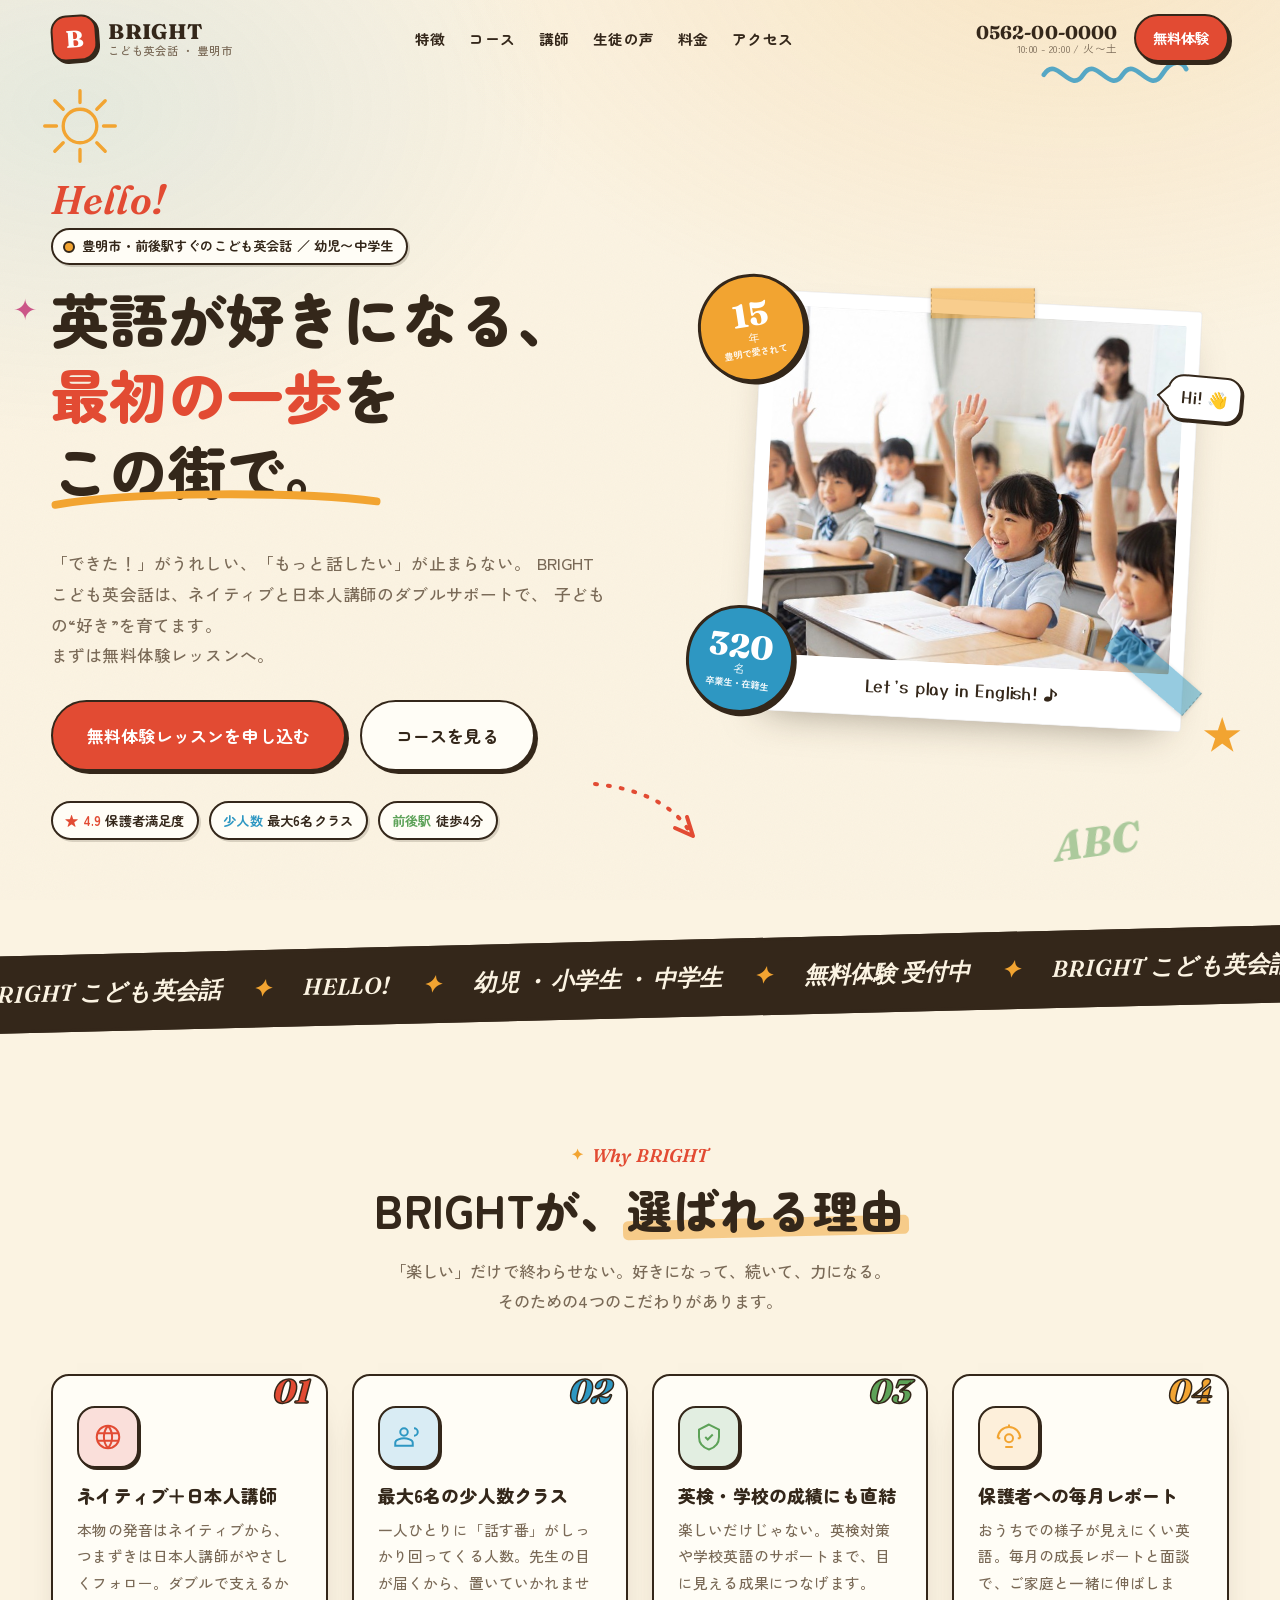
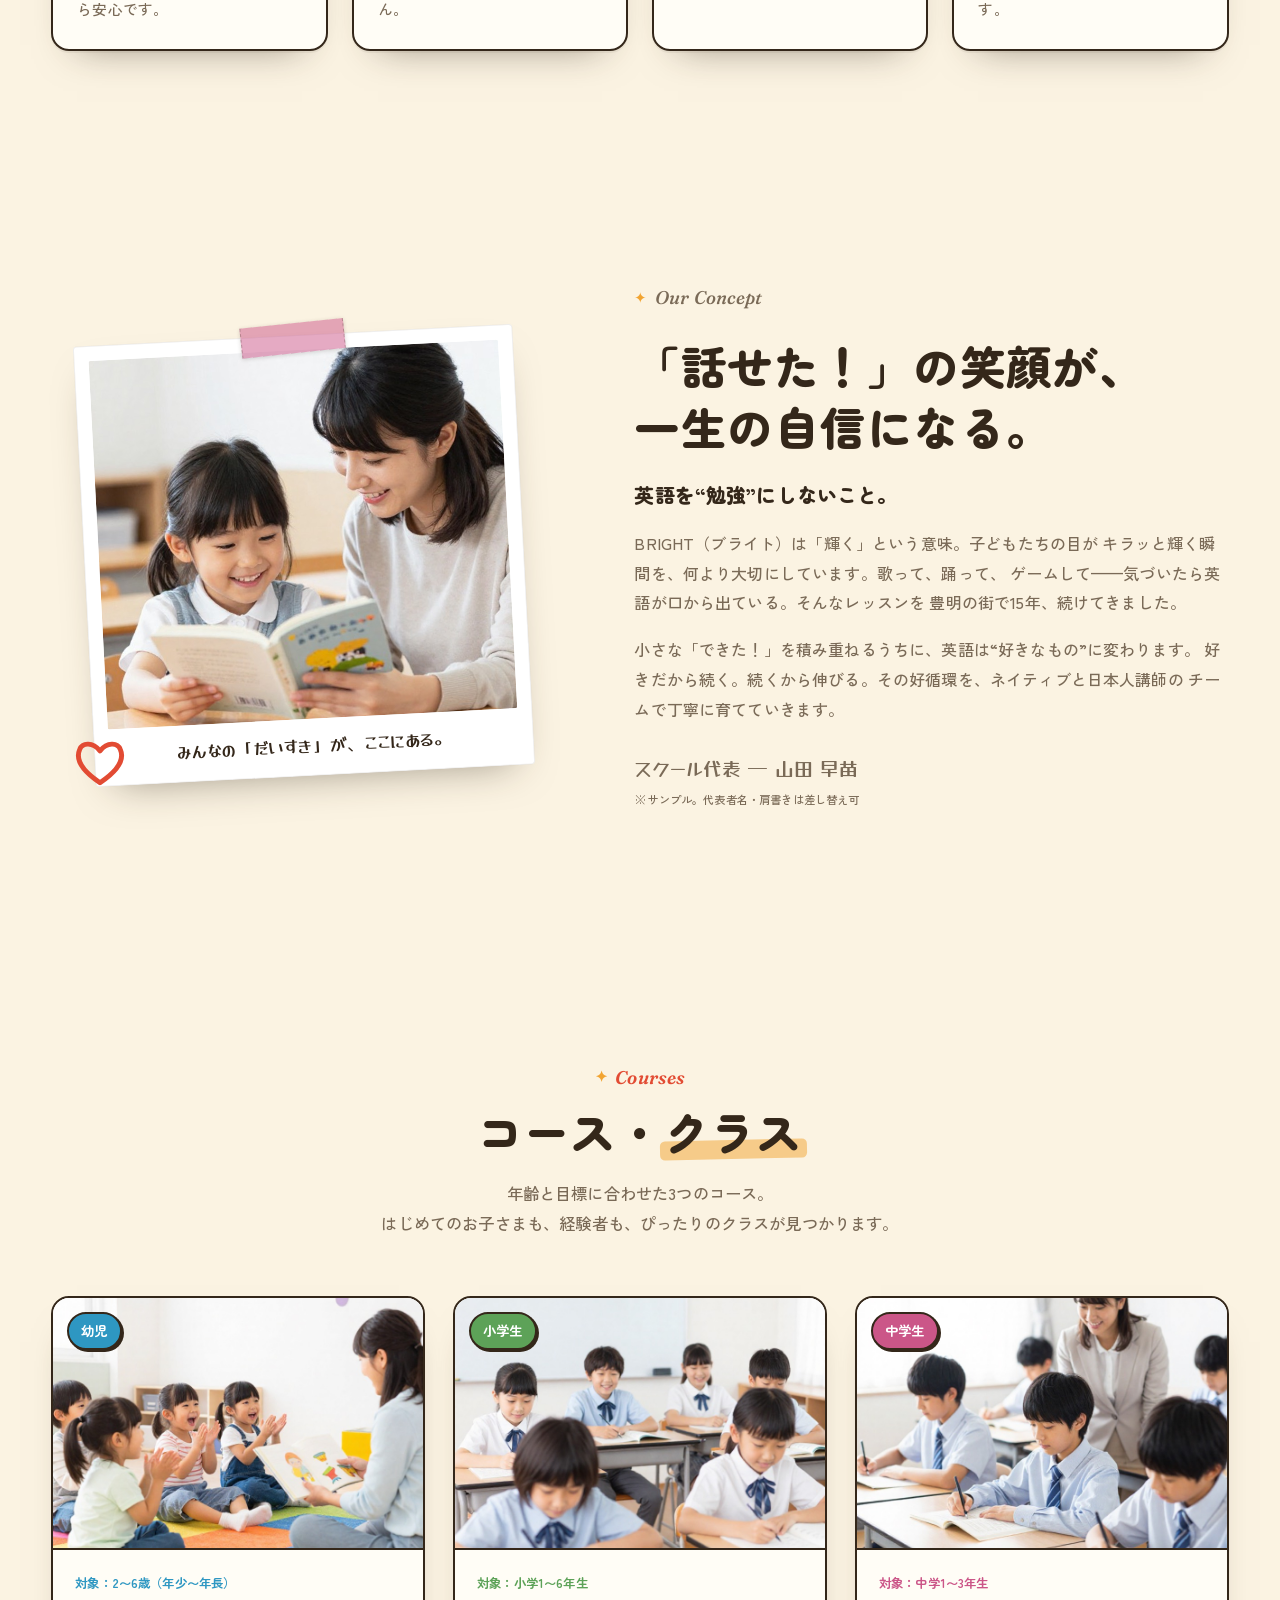
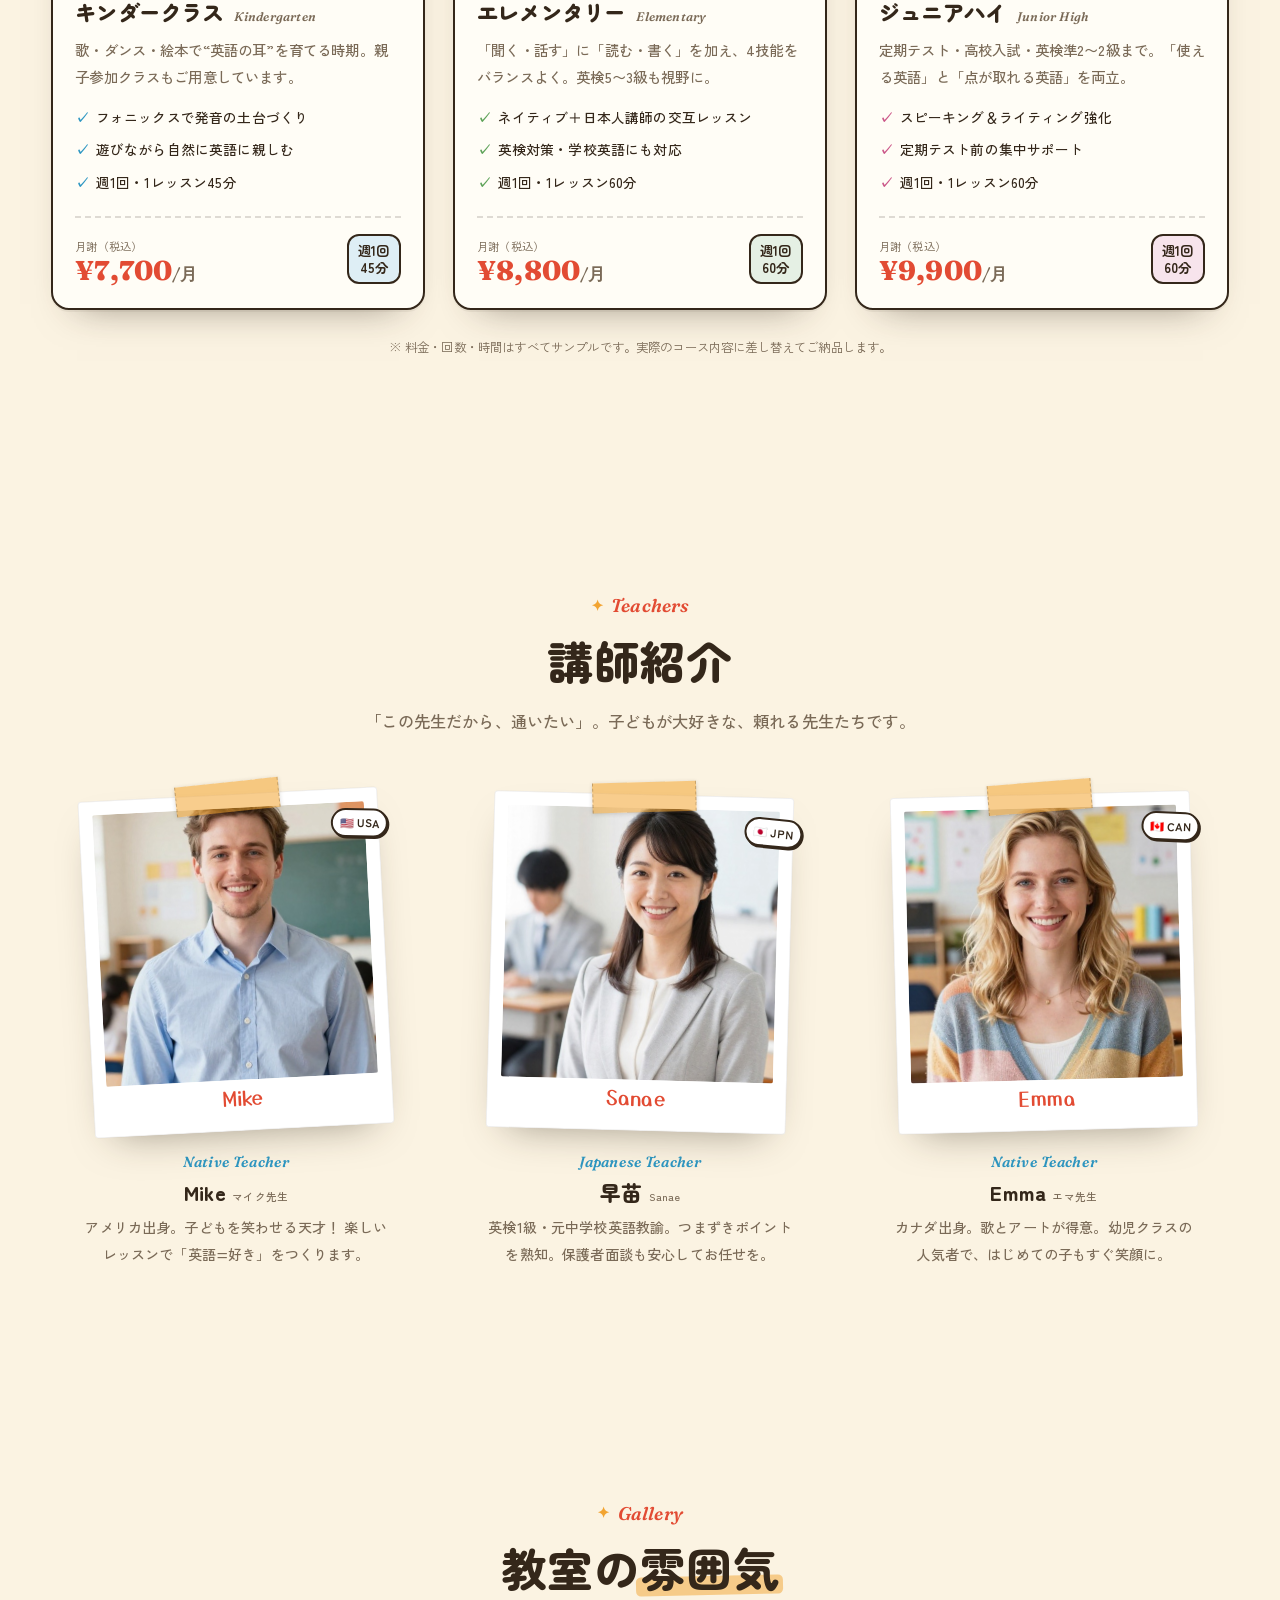
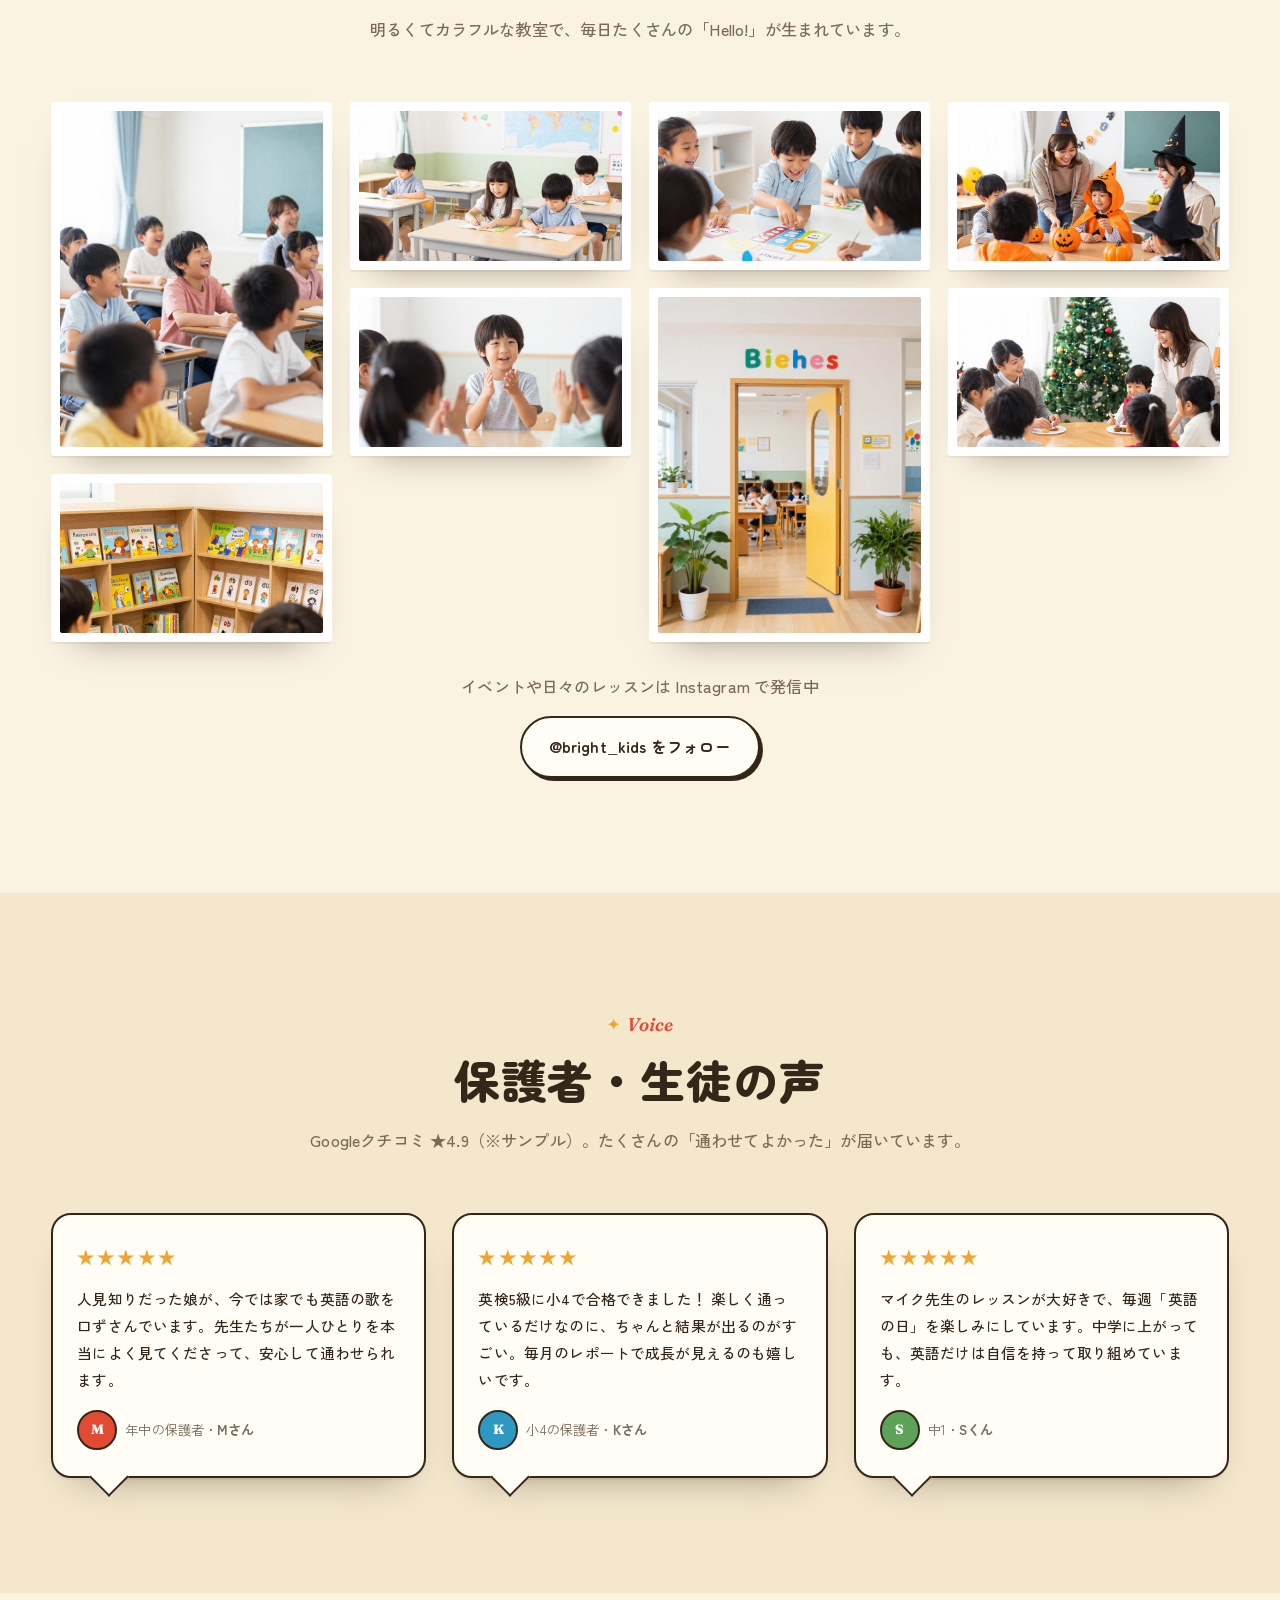
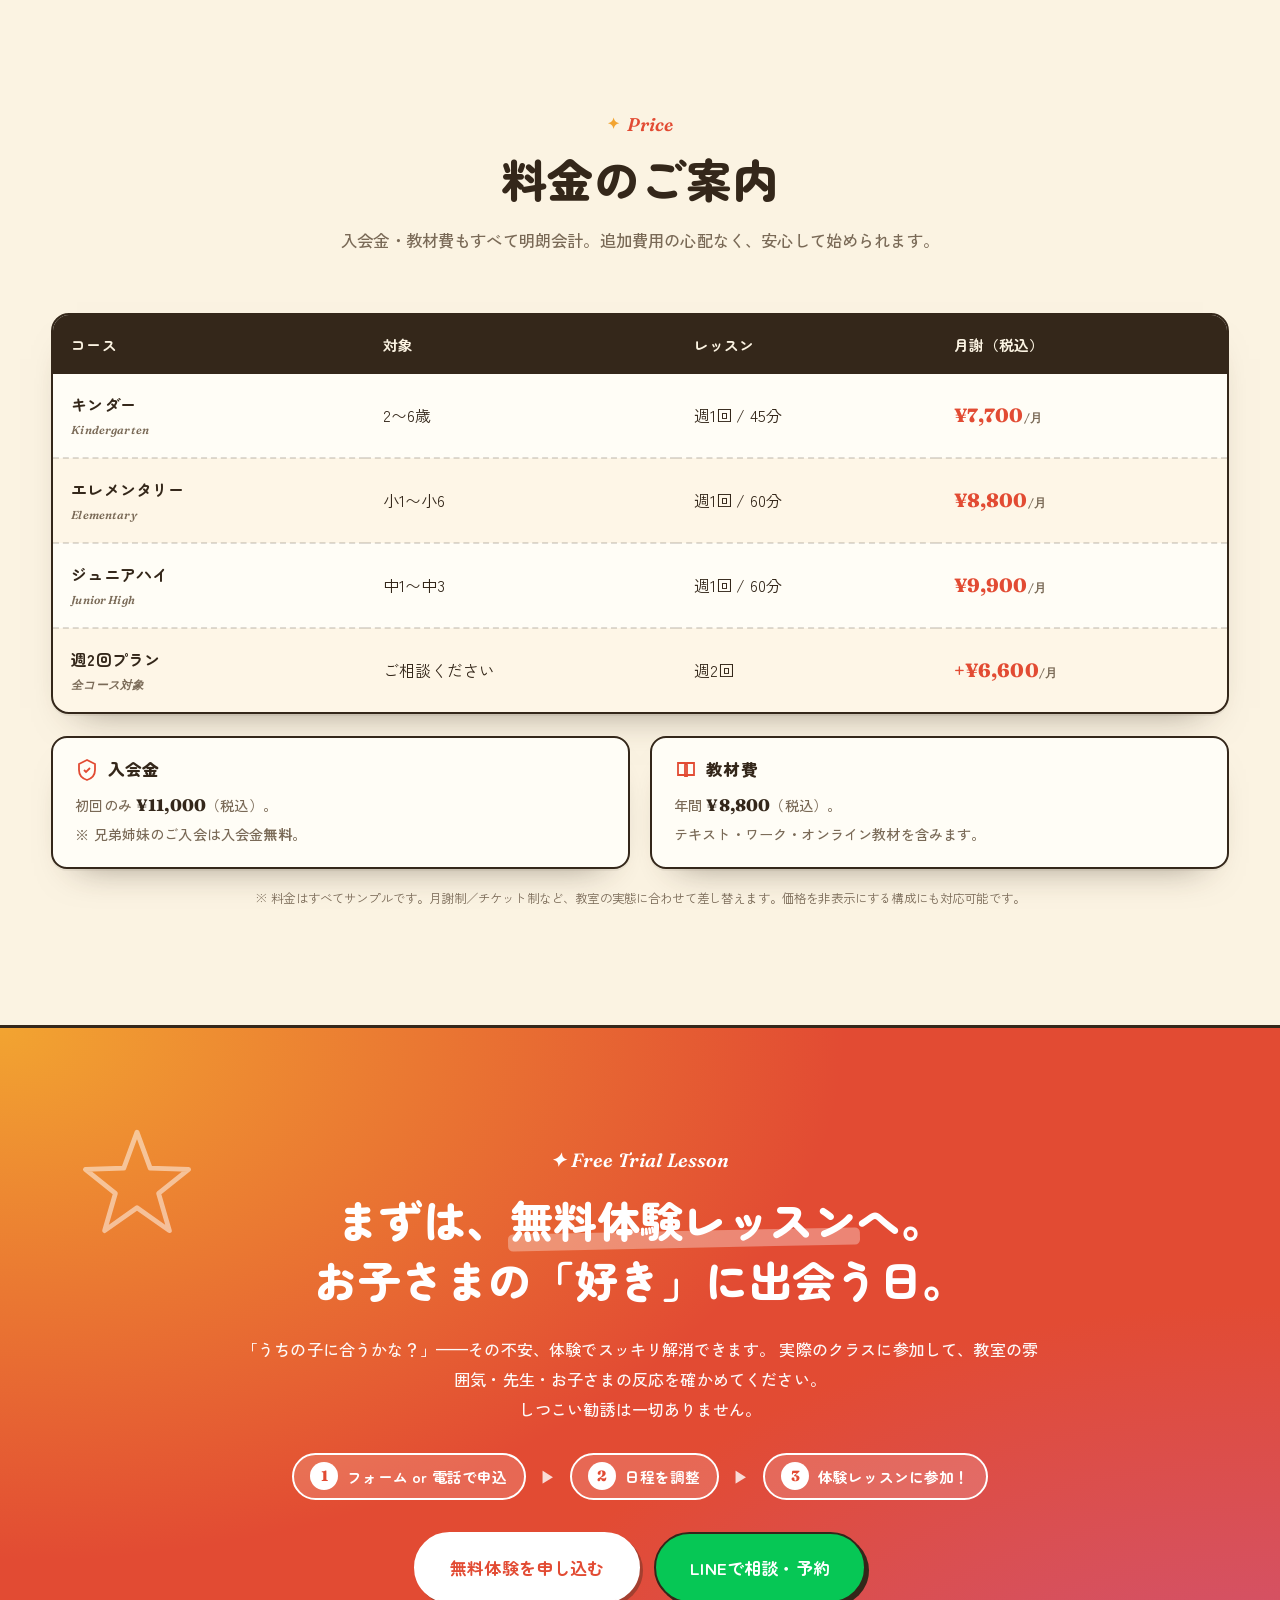
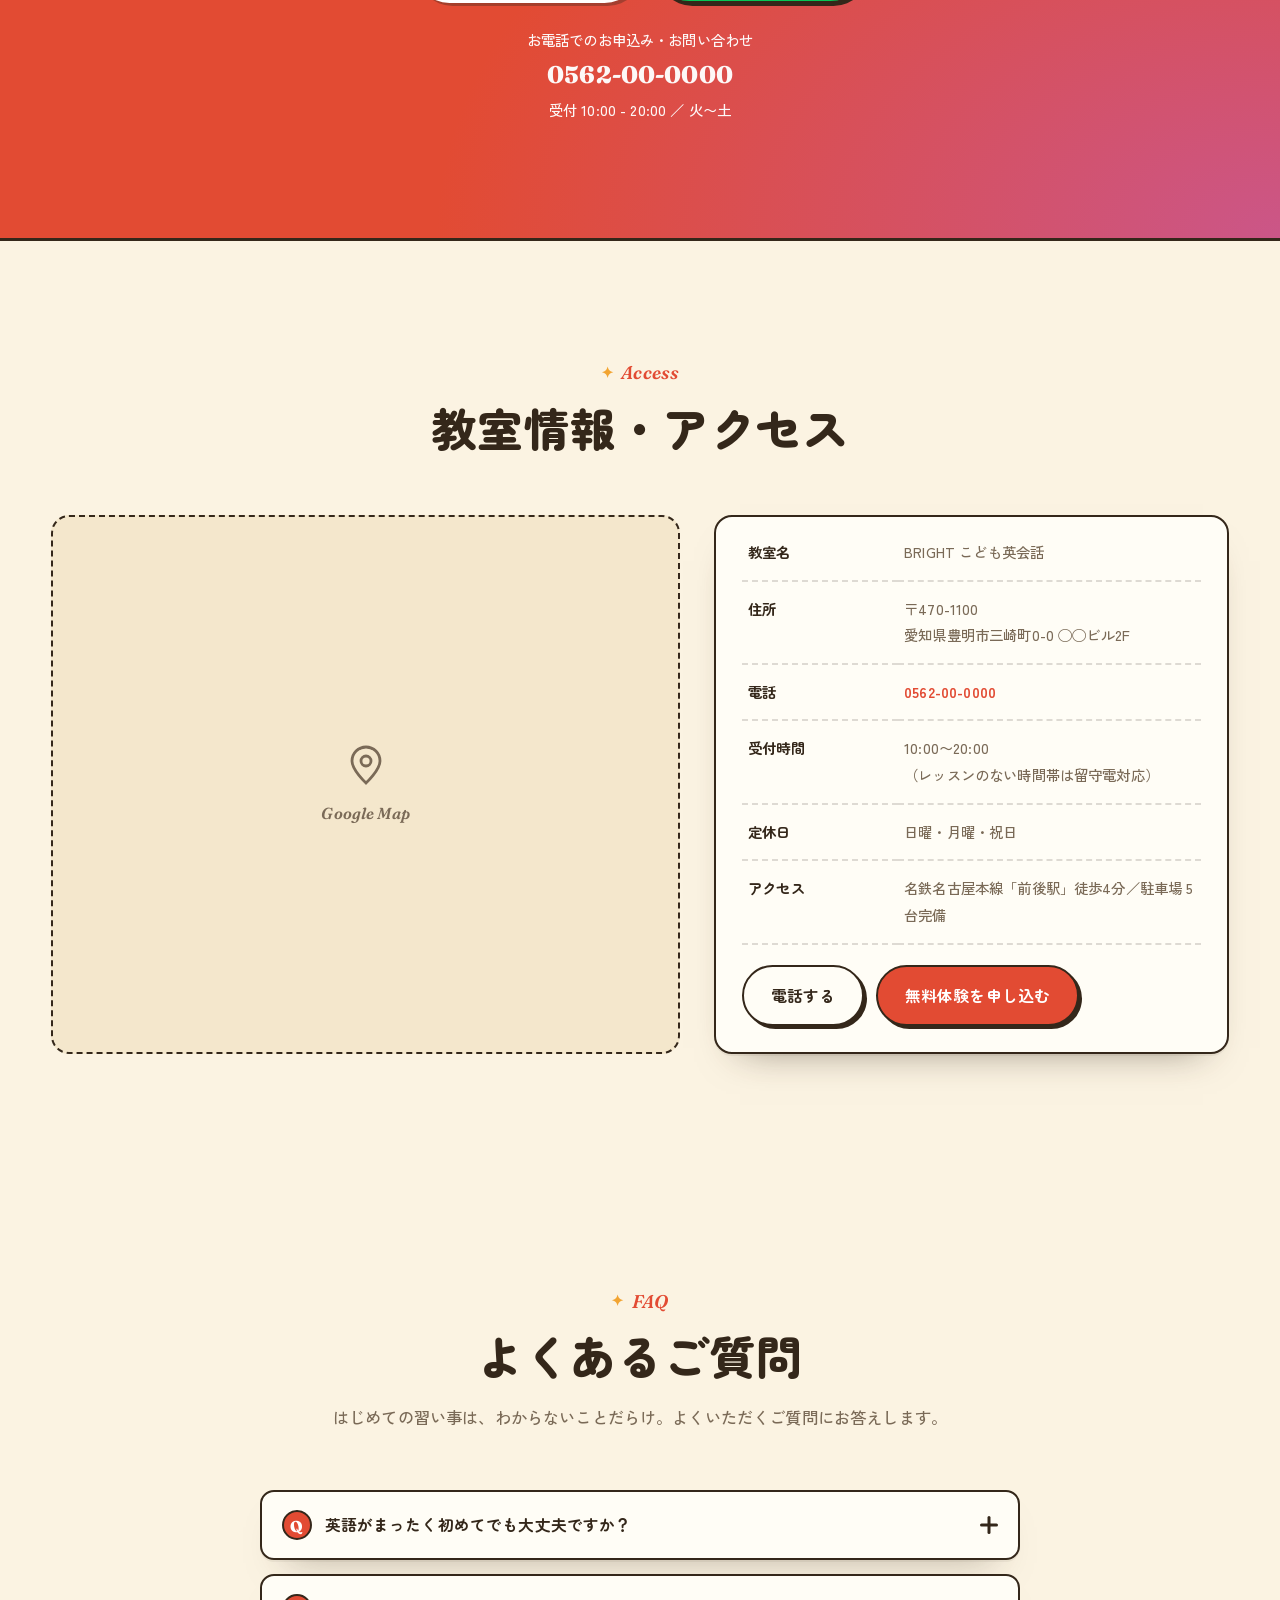
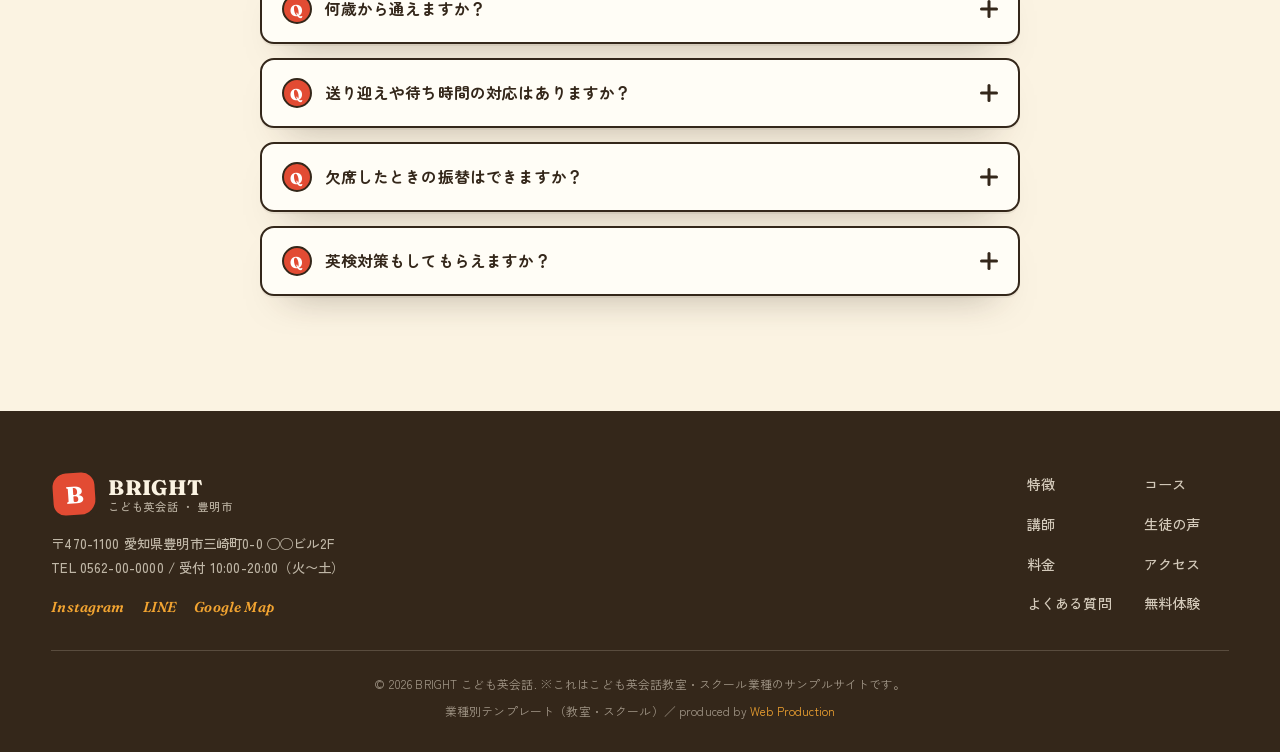
<file: english-school/index.html>
<!DOCTYPE html>
<html lang="ja">
<!-- =========================================================
     業種別テンプレート（サンプル）｜こども英会話教室・スクール
     Web Production / templates/english-school
     デザイン型：「ものがたりの教室」＝絵本×スクラップブック
       紙の質感／クレヨンの手描き線／テープ留めポラロイド／手書き注釈／編集的余白
     ※教室名・写真・料金・住所・電話・講師・口コミはすべてダミー。
       <!- - TODO - -> マーカー箇所を実情報へ差し替えて納品。
     ========================================================= -->
<head>
<meta charset="UTF-8">
<meta name="viewport" content="width=device-width, initial-scale=1.0">
<!-- TODO: 地域名・教室名を実情報へ（ローカルSEOの要） -->
<title>豊明市のこども英会話教室｜BRIGHT こども英会話（幼児〜中学生）</title>
<meta name="description" content="愛知県豊明市のこども英会話教室「BRIGHT こども英会話」。幼児・小学生・中学生のクラス、ネイティブ＆日本人講師のダブルサポート。英語が好きになる、最初の一歩を。無料体験レッスン受付中。">
<meta name="keywords" content="豊明市,こども英会話,子供英会話,英会話教室,幼児英語,小学生英語,中学生英語,英語スクール,前後駅,愛知県">
<meta property="og:type" content="website">
<meta property="og:title" content="豊明市のこども英会話教室｜BRIGHT こども英会話">
<meta property="og:description" content="愛知県豊明市のこども英会話教室。幼児〜中学生、ネイティブ＆日本人講師。英語が好きになる、最初の一歩を。無料体験レッスン受付中。">
<meta property="og:locale" content="ja_JP">
<link rel="preconnect" href="https://fonts.googleapis.com">
<link rel="preconnect" href="https://fonts.gstatic.com" crossorigin>
<!-- 書体：Fraunces(絵本的ソフトセリフ/英字)・Zen Maru Gothic(丸み見出し)・Zen Kaku Gothic New(本文)・Yusei Magic(手書き注釈) -->
<link href="https://fonts.googleapis.com/css2?family=Fraunces:ital,opsz,wght@0,9..144,400..900;1,9..144,400..800&family=Zen+Maru+Gothic:wght@500;700;900&family=Zen+Kaku+Gothic+New:wght@400;500;700&family=Yusei+Magic&display=swap" rel="stylesheet">
<link rel="stylesheet" href="style.css">
<!-- ローカルSEO：構造化データ（TODO: 実住所・電話・URL・営業時間へ差し替え） -->
<script type="application/ld+json">
{
  "@context": "https://schema.org",
  "@type": "EducationalOrganization",
  "name": "BRIGHT こども英会話",
  "alternateName": "ブライトこども英会話",
  "description": "愛知県豊明市のこども英会話教室。幼児・小学生・中学生向け。ネイティブ＆日本人講師によるダブルサポート。",
  "address": { "@type": "PostalAddress", "postalCode": "470-1100", "addressRegion": "愛知県", "addressLocality": "豊明市", "streetAddress": "三崎町0-0" },
  "telephone": "+81-562-00-0000",
  "url": "https://example.com/",
  "areaServed": "豊明市",
  "openingHoursSpecification": [
    { "@type": "OpeningHoursSpecification", "dayOfWeek": ["Tuesday","Wednesday","Thursday","Friday","Saturday"], "opens": "10:00", "closes": "20:00" }
  ]
}
</script>
</head>
<body>

<!-- 紙の質感オーバーレイ（全面・装飾） -->
<div class="paper-grain" aria-hidden="true"></div>

<!-- ============================ ヘッダー ============================ -->
<header class="site-header">
  <div class="container header-inner">
    <a href="#" class="brand">
      <!-- TODO: 教室名・ロゴ差し替え -->
      <span class="brand-logo" aria-hidden="true">B</span>
      <span class="brand-text">
        <span class="brand-en">BRIGHT</span>
        <span class="brand-jp">こども英会話 ・ 豊明市</span>
      </span>
    </a>
    <nav class="gnav">
      <ul class="gnav-list">
        <li><a href="#feature">特徴</a></li>
        <li><a href="#course">コース</a></li>
        <li><a href="#teacher">講師</a></li>
        <li><a href="#voice">生徒の声</a></li>
        <li><a href="#price">料金</a></li>
        <li><a href="#access">アクセス</a></li>
      </ul>
    </nav>
    <div class="header-actions">
      <!-- TODO: 電話番号差し替え -->
      <a href="tel:0562000000" class="header-tel">
        <span class="htel-num">0562-00-0000</span>
        <span class="htel-label">10:00 - 20:00 / 火〜土</span>
      </a>
      <a href="#trial" class="btn btn-primary header-reserve">無料体験</a>
    </div>
  </div>
</header>

<!-- ============================ ヒーロー ============================ -->
<section class="hero">
  <!-- 散らした手描きドゥードル（絵本マージナリア） -->
  <svg class="doodle dl-sun" viewBox="0 0 100 100" aria-hidden="true"><g fill="none" stroke="currentColor" stroke-width="4" stroke-linecap="round"><circle cx="50" cy="50" r="20"/><path d="M50 8v14M50 78v14M8 50h14M78 50h14M20 20l10 10M70 70l10 10M80 20 70 30M30 70 20 80"/></g></svg>
  <svg class="doodle dl-scribble" viewBox="0 0 160 40" aria-hidden="true"><path d="M4 20c14-22 28 22 42 0s28 22 42 0 28 22 42 0 24-10 26-6" fill="none" stroke="currentColor" stroke-width="5" stroke-linecap="round"/></svg>
  <svg class="doodle dl-arrow" viewBox="0 0 120 80" aria-hidden="true"><path d="M6 12c40 4 78 18 96 50" fill="none" stroke="currentColor" stroke-width="4" stroke-linecap="round" stroke-dasharray="2 11"/><path d="M86 56l18 8-6-19" fill="none" stroke="currentColor" stroke-width="4" stroke-linecap="round" stroke-linejoin="round"/></svg>
  <span class="doodle dl-star s1" aria-hidden="true">✦</span>
  <span class="doodle dl-star s2" aria-hidden="true">★</span>
  <span class="doodle dl-abc" aria-hidden="true">ABC</span>
  <div class="container hero-inner">
    <div class="hero-copy">
      <p class="hero-kicker"><span aria-hidden="true">Hello!</span></p>
      <p class="hero-eyebrow"><span class="tape" aria-hidden="true"></span>豊明市・前後駅すぐのこども英会話 ／ 幼児〜中学生</p>
      <h1 class="hero-title">英語が好きになる、<br>
        <span class="ul">最初の一歩</span>を<br>
        この街で。
        <svg class="ul-stroke" viewBox="0 0 320 24" preserveAspectRatio="none" aria-hidden="true"><path d="M5 15c70-12 240-12 312-3" fill="none" stroke="currentColor" stroke-width="7" stroke-linecap="round"/></svg>
      </h1>
      <p class="hero-sub">
        「できた！」がうれしい、「もっと話したい」が止まらない。
        BRIGHT こども英会話は、ネイティブと日本人講師のダブルサポートで、
        子どもの“好き”を育てます。<br>まずは無料体験レッスンへ。
      </p>
      <div class="hero-actions">
        <a href="#trial" class="btn btn-primary btn-lg">無料体験レッスンを申し込む</a>
        <a href="#course" class="btn btn-outline btn-lg">コースを見る</a>
      </div>
      <div class="hero-meta">
        <span class="chip"><b>★ 4.9</b> 保護者満足度</span>
        <span class="chip"><b>少人数</b> 最大6名クラス</span>
        <span class="chip"><b>前後駅</b> 徒歩4分</span>
      </div>
    </div>
    <div class="hero-visual">
      <!-- レッスン風景の写真。差し替えは assets/hero.jpg を上書き -->
      <figure class="polaroid hero-polaroid">
        <span class="washi wt" aria-hidden="true"></span>
        <span class="washi wb" aria-hidden="true"></span>
        <img src="assets/hero.jpg" alt="楽しそうにレッスンを受ける子どもたち" loading="lazy">
        <figcaption>Let’s play in English! ♪</figcaption>
      </figure>
      <span class="sticker st-years"><b>15</b><small>年</small><i>豊明で愛されて</i></span>
      <span class="sticker st-num"><b>320</b><small>名</small><i>卒業生・在籍生</i></span>
      <span class="hero-bubble" aria-hidden="true">Hi! 👋</span>
    </div>
  </div>
</section>

<!-- ============================ 流れる帯（マーキー） ============================ -->
<div class="marquee" aria-hidden="true">
  <div class="marquee-track">
    <span>BRIGHT こども英会話</span><span class="marquee-dot">✦</span><span>HELLO!</span><span class="marquee-dot">✦</span><span>幼児 ・ 小学生 ・ 中学生</span><span class="marquee-dot">✦</span><span>無料体験 受付中</span><span class="marquee-dot">✦</span>
    <span>BRIGHT こども英会話</span><span class="marquee-dot">✦</span><span>HELLO!</span><span class="marquee-dot">✦</span><span>幼児 ・ 小学生 ・ 中学生</span><span class="marquee-dot">✦</span><span>無料体験 受付中</span><span class="marquee-dot">✦</span>
  </div>
</div>

<!-- ============================ 特徴 ============================ -->
<section class="section feature" id="feature">
  <div class="container">
    <div class="section-head center">
      <p class="sec-eyebrow">Why BRIGHT</p>
      <h2 class="sec-title">BRIGHTが、<span class="marker">選ばれる理由</span></h2>
      <p class="sec-lead">「楽しい」だけで終わらせない。好きになって、続いて、力になる。<br>そのための4つのこだわりがあります。</p>
    </div>
    <div class="feature-grid">
      <article class="feature-card" style="--accent:var(--c-tomato)">
        <span class="feature-no" aria-hidden="true">01</span>
        <div class="feature-ico"><svg viewBox="0 0 24 24" fill="none" stroke="currentColor" stroke-width="1.6"><circle cx="12" cy="12" r="9"/><path d="M3.6 9h16.8M3.6 15h16.8M12 3a14 14 0 0 0 0 18M12 3a14 14 0 0 1 0 18"/></svg></div>
        <h3 class="feature-title">ネイティブ＋日本人講師</h3>
        <p class="feature-text">本物の発音はネイティブから、つまずきは日本人講師がやさしくフォロー。ダブルで支えるから安心です。</p>
      </article>
      <article class="feature-card" style="--accent:var(--c-sky)">
        <span class="feature-no" aria-hidden="true">02</span>
        <div class="feature-ico"><svg viewBox="0 0 24 24" fill="none" stroke="currentColor" stroke-width="1.6"><path d="M16 11c1.66 0 3-1.34 3-3s-1.34-3-3-3M8 11c1.66 0 3-1.34 3-3S9.66 5 8 5 5 6.34 5 8s1.34 3 3 3zm0 2c-2.33 0-7 1.17-7 3.5V19h14v-2.5C15 14.17 10.33 13 8 13z"/></svg></div>
        <h3 class="feature-title">最大6名の少人数クラス</h3>
        <p class="feature-text">一人ひとりに「話す番」がしっかり回ってくる人数。先生の目が届くから、置いていかれません。</p>
      </article>
      <article class="feature-card" style="--accent:var(--c-leaf)">
        <span class="feature-no" aria-hidden="true">03</span>
        <div class="feature-ico"><svg viewBox="0 0 24 24" fill="none" stroke="currentColor" stroke-width="1.6"><path d="M12 2 4 6v6c0 5 3.4 8.5 8 10 4.6-1.5 8-5 8-10V6z"/><path d="m9 12 2 2 4-4"/></svg></div>
        <h3 class="feature-title">英検・学校の成績にも直結</h3>
        <p class="feature-text">楽しいだけじゃない。英検対策や学校英語のサポートまで、目に見える成果につなげます。</p>
      </article>
      <article class="feature-card" style="--accent:var(--c-marigold)">
        <span class="feature-no" aria-hidden="true">04</span>
        <div class="feature-ico"><svg viewBox="0 0 24 24" fill="none" stroke="currentColor" stroke-width="1.6"><path d="M3 13a9 9 0 0 1 18 0"/><path d="M12 2v2M3 13h2M19 13h2"/><circle cx="12" cy="13" r="3.2"/><path d="M9 20h6"/></svg></div>
        <h3 class="feature-title">保護者への毎月レポート</h3>
        <p class="feature-text">おうちでの様子が見えにくい英語。毎月の成長レポートと面談で、ご家庭と一緒に伸ばします。</p>
      </article>
    </div>
  </div>
</section>

<!-- ============================ コンセプト ============================ -->
<section class="section concept" id="concept">
  <div class="container concept-inner">
    <div class="concept-visual">
      <!-- 教室の雰囲気の写真。差し替えは assets/concept.jpg を上書き -->
      <figure class="polaroid">
        <span class="washi wt" aria-hidden="true"></span>
        <img src="assets/concept.jpg" alt="明るい教室で笑顔の先生と子ども" loading="lazy">
        <figcaption>みんなの「だいすき」が、ここにある。</figcaption>
      </figure>
      <svg class="doodle dl-heart" viewBox="0 0 40 40" aria-hidden="true"><path d="M20 35C8 27 3 19 6 12c2-5 9-5 14 1 5-6 12-6 14-1 3 7-2 15-14 23z" fill="none" stroke="currentColor" stroke-width="3.4" stroke-linejoin="round"/></svg>
    </div>
    <div class="concept-body">
      <div class="section-head">
        <p class="sec-eyebrow">Our Concept</p>
        <h2 class="sec-title">「話せた！」の笑顔が、<br>一生の自信になる。</h2>
      </div>
      <p><span class="lead-em">英語を“勉強”にしないこと。</span></p>
      <p>
        BRIGHT（ブライト）は「輝く」という意味。子どもたちの目が
        キラッと輝く瞬間を、何より大切にしています。歌って、踊って、
        ゲームして——気づいたら英語が口から出ている。そんなレッスンを
        豊明の街で15年、続けてきました。
      </p>
      <p>
        小さな「できた！」を積み重ねるうちに、英語は“好きなもの”に変わります。
        好きだから続く。続くから伸びる。その好循環を、ネイティブと日本人講師の
        チームで丁寧に育てていきます。
      </p>
      <p class="concept-sign">スクール代表 ─ 山田 早苗
        <small>※サンプル。代表者名・肩書きは差し替え可</small>
      </p>
    </div>
  </div>
</section>

<!-- ============================ コース・クラス ============================ -->
<section class="section course" id="course">
  <div class="container">
    <div class="section-head center">
      <p class="sec-eyebrow">Courses</p>
      <h2 class="sec-title">コース・<span class="marker">クラス</span></h2>
      <p class="sec-lead">年齢と目標に合わせた3つのコース。<br>はじめてのお子さまも、経験者も、ぴったりのクラスが見つかります。</p>
    </div>
    <!-- TODO: 料金・回数・時間はサンプル。実情報へ差し替え -->
    <div class="course-grid">
      <article class="course-card" style="--accent:var(--c-sky)">
        <div class="course-photo">
          <span class="course-tag">幼児</span>
          <img src="assets/course-kinder.jpg" alt="キンダークラスのレッスン風景" loading="lazy">
        </div>
        <div class="course-body">
          <p class="course-age">対象：2〜6歳（年少〜年長）</p>
          <h3 class="course-name">キンダークラス<small>Kindergarten</small></h3>
          <p class="course-desc">歌・ダンス・絵本で“英語の耳”を育てる時期。親子参加クラスもご用意しています。</p>
          <ul class="course-points">
            <li>フォニックスで発音の土台づくり</li>
            <li>遊びながら自然に英語に親しむ</li>
            <li>週1回・1レッスン45分</li>
          </ul>
          <div class="course-foot">
            <div>
              <p class="course-price-label">月謝（税込）</p>
              <p class="course-price">¥7,700<small>/月</small></p>
            </div>
            <p class="course-freq">週1回<br>45分</p>
          </div>
        </div>
      </article>
      <article class="course-card" style="--accent:var(--c-leaf)">
        <div class="course-photo">
          <span class="course-tag">小学生</span>
          <img src="assets/course-elementary.jpg" alt="エレメンタリークラスのレッスン風景" loading="lazy">
        </div>
        <div class="course-body">
          <p class="course-age">対象：小学1〜6年生</p>
          <h3 class="course-name">エレメンタリー<small>Elementary</small></h3>
          <p class="course-desc">「聞く・話す」に「読む・書く」を加え、4技能をバランスよく。英検5〜3級も視野に。</p>
          <ul class="course-points">
            <li>ネイティブ＋日本人講師の交互レッスン</li>
            <li>英検対策・学校英語にも対応</li>
            <li>週1回・1レッスン60分</li>
          </ul>
          <div class="course-foot">
            <div>
              <p class="course-price-label">月謝（税込）</p>
              <p class="course-price">¥8,800<small>/月</small></p>
            </div>
            <p class="course-freq">週1回<br>60分</p>
          </div>
        </div>
      </article>
      <article class="course-card" style="--accent:var(--c-berry)">
        <div class="course-photo">
          <span class="course-tag">中学生</span>
          <img src="assets/course-junior.jpg" alt="ジュニアハイクラスのレッスン風景" loading="lazy">
        </div>
        <div class="course-body">
          <p class="course-age">対象：中学1〜3年生</p>
          <h3 class="course-name">ジュニアハイ<small>Junior High</small></h3>
          <p class="course-desc">定期テスト・高校入試・英検準2〜2級まで。「使える英語」と「点が取れる英語」を両立。</p>
          <ul class="course-points">
            <li>スピーキング＆ライティング強化</li>
            <li>定期テスト前の集中サポート</li>
            <li>週1回・1レッスン60分</li>
          </ul>
          <div class="course-foot">
            <div>
              <p class="course-price-label">月謝（税込）</p>
              <p class="course-price">¥9,900<small>/月</small></p>
            </div>
            <p class="course-freq">週1回<br>60分</p>
          </div>
        </div>
      </article>
    </div>
    <p class="course-note">※ 料金・回数・時間はすべてサンプルです。実際のコース内容に差し替えてご納品します。</p>
  </div>
</section>

<!-- ============================ 講師紹介 ============================ -->
<section class="section teacher" id="teacher">
  <div class="container">
    <div class="section-head center">
      <p class="sec-eyebrow">Teachers</p>
      <h2 class="sec-title">講師紹介</h2>
      <p class="sec-lead">「この先生だから、通いたい」。子どもが大好きな、頼れる先生たちです。</p>
    </div>
    <!-- TODO: 講師写真・氏名・出身・紹介文を差し替え -->
    <div class="teacher-grid">
      <article class="teacher-card">
        <figure class="polaroid teacher-photo">
          <span class="washi wt" aria-hidden="true"></span>
          <span class="teacher-flag">🇺🇸 USA</span>
          <img src="assets/teacher-mike.jpg" alt="ネイティブ講師 マイク先生" loading="lazy">
          <figcaption class="teacher-hand">Mike</figcaption>
        </figure>
        <p class="teacher-role">Native Teacher</p>
        <h3 class="teacher-name">Mike <small>マイク先生</small></h3>
        <p class="teacher-comment">アメリカ出身。子どもを笑わせる天才！ 楽しいレッスンで「英語=好き」をつくります。</p>
      </article>
      <article class="teacher-card">
        <figure class="polaroid teacher-photo">
          <span class="washi wt" aria-hidden="true"></span>
          <span class="teacher-flag">🇯🇵 JPN</span>
          <img src="assets/teacher-sanae.jpg" alt="日本人講師 さなえ先生" loading="lazy">
          <figcaption class="teacher-hand">Sanae</figcaption>
        </figure>
        <p class="teacher-role">Japanese Teacher</p>
        <h3 class="teacher-name">早苗 <small>Sanae</small></h3>
        <p class="teacher-comment">英検1級・元中学校英語教諭。つまずきポイントを熟知。保護者面談も安心してお任せを。</p>
      </article>
      <article class="teacher-card">
        <figure class="polaroid teacher-photo">
          <span class="washi wt" aria-hidden="true"></span>
          <span class="teacher-flag">🇨🇦 CAN</span>
          <img src="assets/teacher-emma.jpg" alt="ネイティブ講師 エマ先生" loading="lazy">
          <figcaption class="teacher-hand">Emma</figcaption>
        </figure>
        <p class="teacher-role">Native Teacher</p>
        <h3 class="teacher-name">Emma <small>エマ先生</small></h3>
        <p class="teacher-comment">カナダ出身。歌とアートが得意。幼児クラスの人気者で、はじめての子もすぐ笑顔に。</p>
      </article>
    </div>
  </div>
</section>

<!-- ============================ 教室の雰囲気（ギャラリー） ============================ -->
<section class="section gallery" id="gallery">
  <div class="container">
    <div class="section-head center">
      <p class="sec-eyebrow">Gallery</p>
      <h2 class="sec-title">教室の<span class="marker">雰囲気</span></h2>
      <p class="sec-lead">明るくてカラフルな教室で、毎日たくさんの「Hello!」が生まれています。</p>
    </div>
    <!-- TODO: 教室・レッスン・イベントの写真に差し替え（Instagram連携も可） -->
    <div class="gallery-grid">
      <figure class="gallery-item tall"><img src="assets/gallery-01.jpg" alt="レッスン風景" loading="lazy"></figure>
      <figure class="gallery-item"><img src="assets/gallery-02.jpg" alt="教室の様子" loading="lazy"></figure>
      <figure class="gallery-item"><img src="assets/gallery-03.jpg" alt="イベントの様子" loading="lazy"></figure>
      <figure class="gallery-item"><img src="assets/gallery-04.jpg" alt="ハロウィンイベント" loading="lazy"></figure>
      <figure class="gallery-item"><img src="assets/gallery-05.jpg" alt="発表会の様子" loading="lazy"></figure>
      <figure class="gallery-item tall"><img src="assets/gallery-06.jpg" alt="教室の入口" loading="lazy"></figure>
      <figure class="gallery-item"><img src="assets/gallery-07.jpg" alt="クリスマス会" loading="lazy"></figure>
      <figure class="gallery-item"><img src="assets/gallery-08.jpg" alt="教材コーナー" loading="lazy"></figure>
    </div>
    <div class="gallery-cta">
      <p>イベントや日々のレッスンは Instagram で発信中</p>
      <!-- TODO: InstagramのURLへ差し替え -->
      <a href="#" class="btn btn-outline">@bright_kids をフォロー</a>
    </div>
  </div>
</section>

<!-- ============================ 保護者・生徒の声 ============================ -->
<section class="section voice" id="voice">
  <div class="container">
    <div class="section-head center">
      <p class="sec-eyebrow">Voice</p>
      <h2 class="sec-title">保護者・生徒の声</h2>
      <p class="sec-lead">Googleクチコミ ★4.9（※サンプル）。たくさんの「通わせてよかった」が届いています。</p>
    </div>
    <!-- TODO: 実際のクチコミ・アンケートに差し替え -->
    <div class="voice-grid">
      <article class="voice-card">
        <div class="voice-stars">★★★★★</div>
        <p class="voice-text">人見知りだった娘が、今では家でも英語の歌を口ずさんでいます。先生たちが一人ひとりを本当によく見てくださって、安心して通わせられます。</p>
        <p class="voice-author"><span class="voice-avatar" aria-hidden="true">M</span><span>年中の保護者・<b>Mさん</b></span></p>
      </article>
      <article class="voice-card">
        <div class="voice-stars">★★★★★</div>
        <p class="voice-text">英検5級に小4で合格できました！ 楽しく通っているだけなのに、ちゃんと結果が出るのがすごい。毎月のレポートで成長が見えるのも嬉しいです。</p>
        <p class="voice-author"><span class="voice-avatar" aria-hidden="true">K</span><span>小4の保護者・<b>Kさん</b></span></p>
      </article>
      <article class="voice-card">
        <div class="voice-stars">★★★★★</div>
        <p class="voice-text">マイク先生のレッスンが大好きで、毎週「英語の日」を楽しみにしています。中学に上がっても、英語だけは自信を持って取り組めています。</p>
        <p class="voice-author"><span class="voice-avatar" aria-hidden="true">S</span><span>中1・<b>Sくん</b></span></p>
      </article>
    </div>
  </div>
</section>

<!-- ============================ 料金 ============================ -->
<section class="section price" id="price">
  <div class="container">
    <div class="section-head center">
      <p class="sec-eyebrow">Price</p>
      <h2 class="sec-title">料金のご案内</h2>
      <p class="sec-lead">入会金・教材費もすべて明朗会計。追加費用の心配なく、安心して始められます。</p>
    </div>
    <!-- TODO: 料金はすべてサンプル。実際の料金体系に差し替え（価格非表示にも対応可） -->
    <div class="price-table-wrap">
      <table class="price-table">
        <thead>
          <tr><th>コース</th><th>対象</th><th>レッスン</th><th>月謝（税込）</th></tr>
        </thead>
        <tbody>
          <tr>
            <th>キンダー<span class="pt-sub">Kindergarten</span></th>
            <td>2〜6歳</td>
            <td>週1回 / 45分</td>
            <td><span class="pt-yen">¥7,700<small>/月</small></span></td>
          </tr>
          <tr>
            <th>エレメンタリー<span class="pt-sub">Elementary</span></th>
            <td>小1〜小6</td>
            <td>週1回 / 60分</td>
            <td><span class="pt-yen">¥8,800<small>/月</small></span></td>
          </tr>
          <tr>
            <th>ジュニアハイ<span class="pt-sub">Junior High</span></th>
            <td>中1〜中3</td>
            <td>週1回 / 60分</td>
            <td><span class="pt-yen">¥9,900<small>/月</small></span></td>
          </tr>
          <tr>
            <th>週2回プラン<span class="pt-sub">全コース対象</span></th>
            <td>ご相談ください</td>
            <td>週2回</td>
            <td><span class="pt-yen">+¥6,600<small>/月</small></span></td>
          </tr>
        </tbody>
      </table>
    </div>
    <div class="price-extra">
      <div class="price-extra-card">
        <h4><svg class="pe-ico" viewBox="0 0 24 24" fill="none" stroke="currentColor" stroke-width="1.8"><path d="M12 2 4 6v6c0 5 3.4 8.5 8 10 4.6-1.5 8-5 8-10V6z"/><path d="m9 12 2 2 4-4"/></svg> 入会金</h4>
        <p>初回のみ <span class="pe-yen">¥11,000</span>（税込）。<br>※ 兄弟姉妹のご入会は入会金<b>無料</b>。</p>
      </div>
      <div class="price-extra-card">
        <h4><svg class="pe-ico" viewBox="0 0 24 24" fill="none" stroke="currentColor" stroke-width="1.8"><path d="M4 5h7a2 2 0 0 1 2 2v12a2 2 0 0 0-2-2H4z"/><path d="M20 5h-7a2 2 0 0 0-2 2v12a2 2 0 0 1 2-2h7z"/></svg> 教材費</h4>
        <p>年間 <span class="pe-yen">¥8,800</span>（税込）。<br>テキスト・ワーク・オンライン教材を含みます。</p>
      </div>
    </div>
    <p class="price-note">※ 料金はすべてサンプルです。月謝制／チケット制など、教室の実態に合わせて差し替えます。価格を非表示にする構成にも対応可能です。</p>
  </div>
</section>

<!-- ============================ 無料体験 CTA ============================ -->
<section class="section trial" id="trial">
  <svg class="doodle dl-star s3" viewBox="0 0 100 100" aria-hidden="true"><path d="M50 6l11 30 32 1-25 20 9 31-27-19-27 19 9-31-25-20 32-1z" fill="none" stroke="currentColor" stroke-width="4" stroke-linejoin="round"/></svg>
  <div class="container trial-inner">
    <p class="trial-eyebrow"><span aria-hidden="true">✦</span> Free Trial Lesson</p>
    <h2 class="trial-title">まずは、<span class="free">無料体験レッスン</span>へ。<br>お子さまの「好き」に出会う日。</h2>
    <p class="trial-sub">
      「うちの子に合うかな？」——その不安、体験でスッキリ解消できます。
      実際のクラスに参加して、教室の雰囲気・先生・お子さまの反応を確かめてください。<br>
      しつこい勧誘は一切ありません。
    </p>
    <div class="trial-steps">
      <span class="trial-step"><span class="ts-no">1</span>フォーム or 電話で申込</span>
      <span class="trial-arrow" aria-hidden="true">▶</span>
      <span class="trial-step"><span class="ts-no">2</span>日程を調整</span>
      <span class="trial-arrow" aria-hidden="true">▶</span>
      <span class="trial-step"><span class="ts-no">3</span>体験レッスンに参加！</span>
    </div>
    <div class="trial-actions">
      <!-- TODO: 申込フォームURL・LINE URL・電話番号を差し替え -->
      <a href="#" class="btn btn-ghost-light btn-lg">無料体験を申し込む</a>
      <a href="#" class="btn btn-line btn-lg">LINEで相談・予約</a>
    </div>
    <p class="trial-tel">
      お電話でのお申込み・お問い合わせ
      <b>0562-00-0000</b>
      <span>受付 10:00 - 20:00 ／ 火〜土</span>
    </p>
  </div>
</section>

<!-- ============================ アクセス ============================ -->
<section class="section access" id="access">
  <div class="container">
    <div class="section-head center">
      <p class="sec-eyebrow">Access</p>
      <h2 class="sec-title">教室情報・アクセス</h2>
    </div>
    <div class="access-inner">
      <div class="access-map">
        <!-- TODO: Googleマップ埋め込み（iframe）に差し替え -->
        <div class="ph" role="img" aria-label="Google マップが入ります">
          <svg class="ph-mark" viewBox="0 0 24 24" fill="none" stroke="currentColor" stroke-width="1.4"><path d="M12 21s7-6.5 7-11a7 7 0 1 0-14 0c0 4.5 7 11 7 11z"/><circle cx="12" cy="10" r="2.5"/></svg>
          <span class="ph-text">Google Map</span>
        </div>
      </div>
      <div class="access-info">
        <!-- TODO: 教室情報を実情報へ差し替え -->
        <table class="access-table">
          <tbody>
            <tr><th>教室名</th><td>BRIGHT こども英会話</td></tr>
            <tr><th>住所</th><td>〒470-1100<br>愛知県豊明市三崎町0-0 ◯◯ビル2F</td></tr>
            <tr><th>電話</th><td><a href="tel:0562000000">0562-00-0000</a></td></tr>
            <tr><th>受付時間</th><td>10:00〜20:00<br>（レッスンのない時間帯は留守電対応）</td></tr>
            <tr><th>定休日</th><td>日曜・月曜・祝日</td></tr>
            <tr><th>アクセス</th><td>名鉄名古屋本線「前後駅」徒歩4分／駐車場 5台完備</td></tr>
          </tbody>
        </table>
        <div class="access-actions">
          <a href="tel:0562000000" class="btn btn-outline">電話する</a>
          <a href="#trial" class="btn btn-primary">無料体験を申し込む</a>
        </div>
      </div>
    </div>
  </div>
</section>

<!-- ============================ よくある質問（FAQ） ============================ -->
<section class="section faq" id="faq">
  <div class="container">
    <div class="section-head center">
      <p class="sec-eyebrow">FAQ</p>
      <h2 class="sec-title">よくあるご質問</h2>
      <p class="sec-lead">はじめての習い事は、わからないことだらけ。よくいただくご質問にお答えします。</p>
    </div>
    <!-- TODO: 実際のFAQに差し替え -->
    <div class="faq-list">
      <details class="faq-item">
        <summary class="faq-q"><span class="faq-mark">Q</span><span>英語がまったく初めてでも大丈夫ですか？</span><span class="faq-plus" aria-hidden="true"></span></summary>
        <div class="faq-a">もちろん大丈夫です。在籍生のほとんどが「はじめて」からのスタートです。年齢とレベルに合わせたクラス分けで、一人ひとりのペースに寄り添います。まずは無料体験で雰囲気を確かめてください。</div>
      </details>
      <details class="faq-item">
        <summary class="faq-q"><span class="faq-mark">Q</span><span>何歳から通えますか？</span><span class="faq-plus" aria-hidden="true"></span></summary>
        <div class="faq-a">2歳（親子クラス）からご参加いただけます。「耳」がやわらかい幼児期のスタートはとてもおすすめですが、小学生・中学生からでも遅すぎることはありません。目標に合わせたクラスをご案内します。</div>
      </details>
      <details class="faq-item">
        <summary class="faq-q"><span class="faq-mark">Q</span><span>送り迎えや待ち時間の対応はありますか？</span><span class="faq-plus" aria-hidden="true"></span></summary>
        <div class="faq-a">教室前に駐車場を5台完備しています。レッスン中は保護者控えスペースもございますので、待ち時間もごゆっくりお過ごしいただけます。きょうだいの同伴も歓迎です。</div>
      </details>
      <details class="faq-item">
        <summary class="faq-q"><span class="faq-mark">Q</span><span>欠席したときの振替はできますか？</span><span class="faq-plus" aria-hidden="true"></span></summary>
        <div class="faq-a">体調不良やご家庭のご都合での欠席は、別日のクラスへ振替が可能です（月◯回まで）。急なお休みもLINEで気軽にご連絡いただけます。</div>
      </details>
      <details class="faq-item">
        <summary class="faq-q"><span class="faq-mark">Q</span><span>英検対策もしてもらえますか？</span><span class="faq-plus" aria-hidden="true"></span></summary>
        <div class="faq-a">はい。小学生クラスから英検対策に対応しており、教室は英検準会場にもなっています。普段の通学先で受験できるので、お子さまの負担も少なく安心です。</div>
      </details>
    </div>
  </div>
</section>

<!-- ============================ フッター ============================ -->
<footer class="site-footer">
  <div class="container">
    <div class="footer-inner">
      <div class="footer-brand">
        <span class="fbrand">
          <span class="brand-logo" aria-hidden="true">B</span>
          <span class="brand-text">
            <span class="brand-en">BRIGHT</span>
            <span class="brand-jp">こども英会話 ・ 豊明市</span>
          </span>
        </span>
        <p class="faddr">〒470-1100 愛知県豊明市三崎町0-0 ◯◯ビル2F<br>TEL 0562-00-0000 / 受付 10:00-20:00（火〜土）</p>
        <div class="footer-sns">
          <a href="#">Instagram</a>
          <a href="#">LINE</a>
          <a href="#">Google Map</a>
        </div>
      </div>
      <nav class="footer-nav">
        <a href="#feature">特徴</a>
        <a href="#course">コース</a>
        <a href="#teacher">講師</a>
        <a href="#voice">生徒の声</a>
        <a href="#price">料金</a>
        <a href="#access">アクセス</a>
        <a href="#faq">よくある質問</a>
        <a href="#trial">無料体験</a>
      </nav>
    </div>
    <div class="footer-bottom">
      <p class="footer-copy">&copy; <span id="year">2026</span> BRIGHT こども英会話. ※これはこども英会話教室・スクール業種のサンプルサイトです。</p>
      <p class="footer-credit">業種別テンプレート（教室・スクール）／ produced by <a href="#">Web Production</a></p>
    </div>
  </div>
</footer>

<script>
  if (location.search.includes('still')) document.documentElement.classList.add('no-anim');
  document.getElementById('year').textContent = new Date().getFullYear();
  // スクロールイン（セクション単位）
  const io = new IntersectionObserver((es) => {
    es.forEach((e) => { if (e.isIntersecting) { e.target.classList.add('in'); io.unobserve(e.target); } });
  }, { threshold: 0.12, rootMargin: '0px 0px -8% 0px' });
  document.querySelectorAll('.section').forEach((el) => { el.classList.add('reveal'); io.observe(el); });

  // カード群を順番に出す（stagger）
  document.querySelectorAll('.feature-grid, .course-grid, .teacher-grid, .voice-grid, .gallery-grid').forEach((grid) => {
    [...grid.children].forEach((c, i) => { c.style.setProperty('--d', (i * 0.08) + 's'); c.classList.add('stagger'); });
  });

  // ヘッダー：スクロールで影
  const header = document.querySelector('.site-header');
  addEventListener('scroll', () => { header.classList.toggle('scrolled', scrollY > 20); }, { passive: true });

  // ヒーロー写真のパララックス（登場アニメ後に作動／no-anim時は無効）
  setTimeout(() => {
    const hv = document.querySelector('.hero-visual');
    if (hv && !document.documentElement.classList.contains('no-anim')) {
      addEventListener('scroll', () => {
        const y = Math.max(0, Math.min(scrollY, innerHeight));
        hv.style.transform = 'translate3d(0,' + (y * 0.04).toFixed(1) + 'px,0)';
      }, { passive: true });
    }
  }, 1700);
</script>
</body>
</html>
</file>
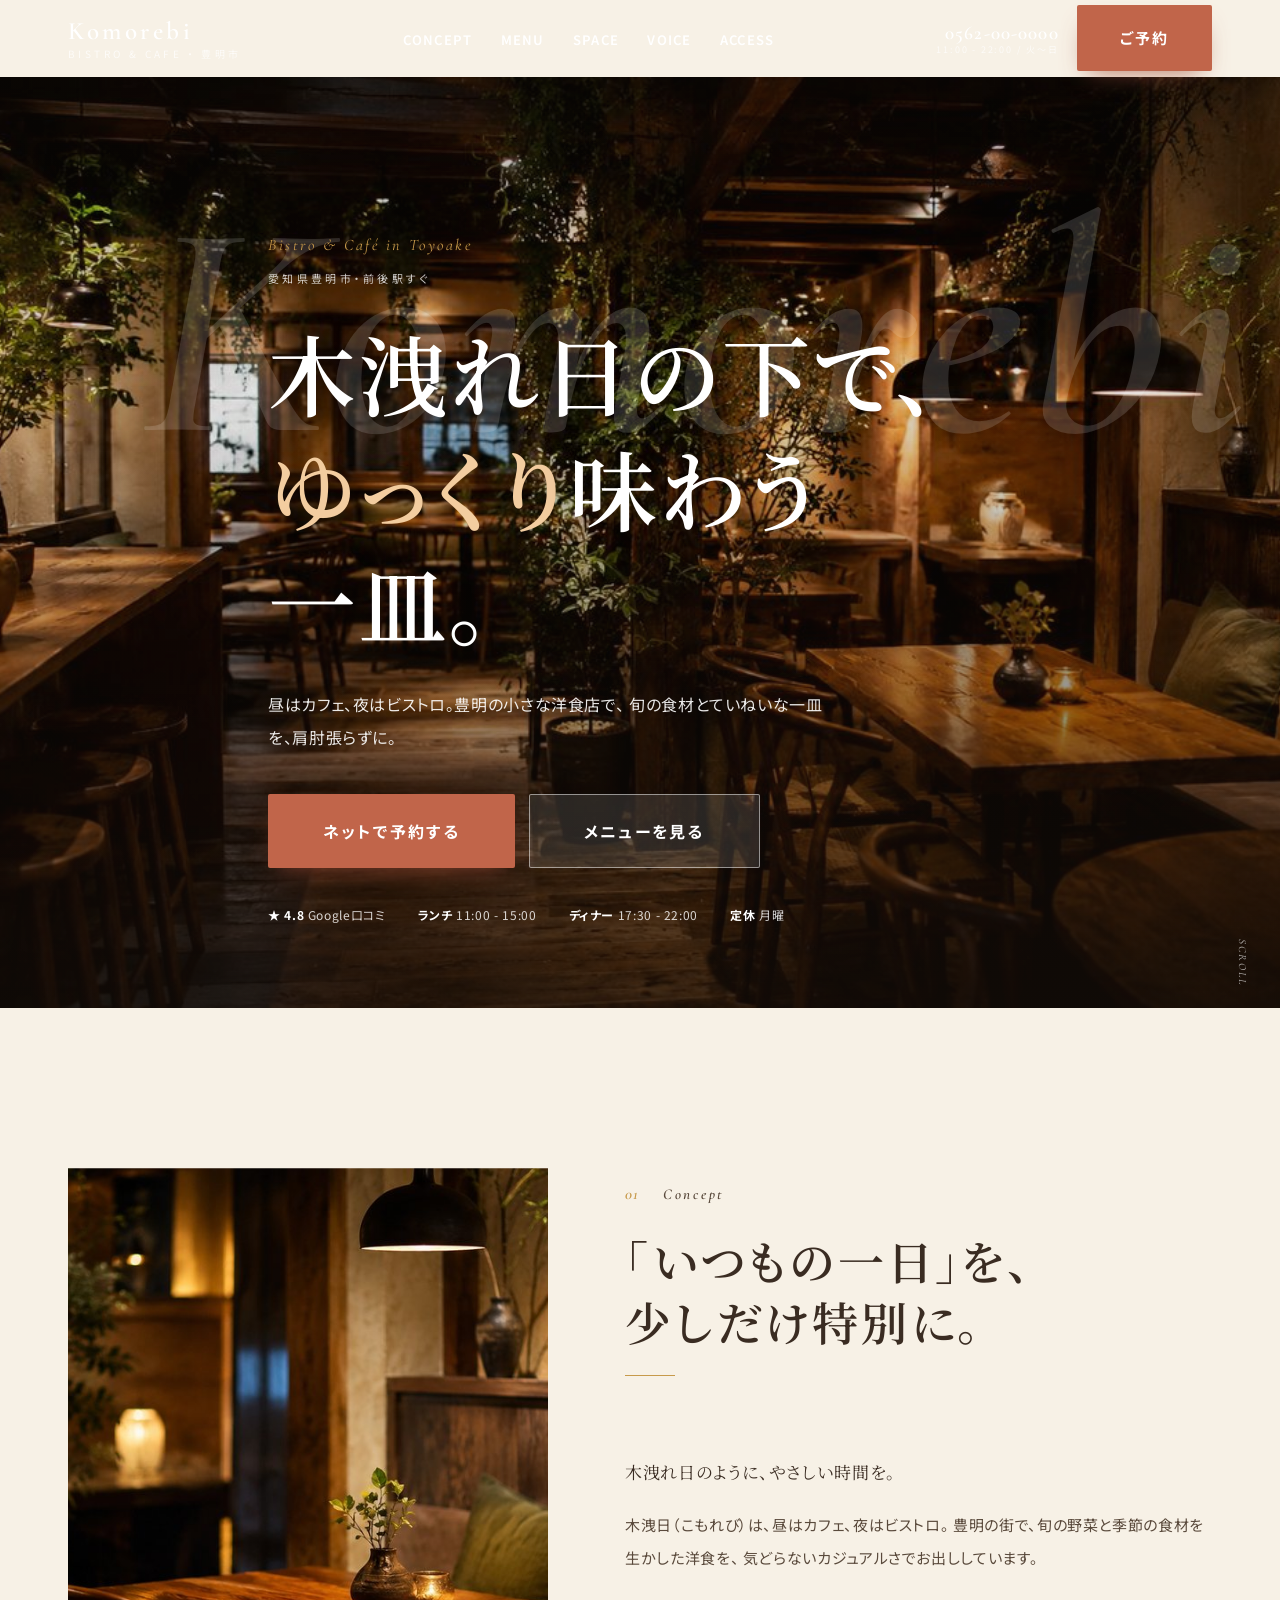
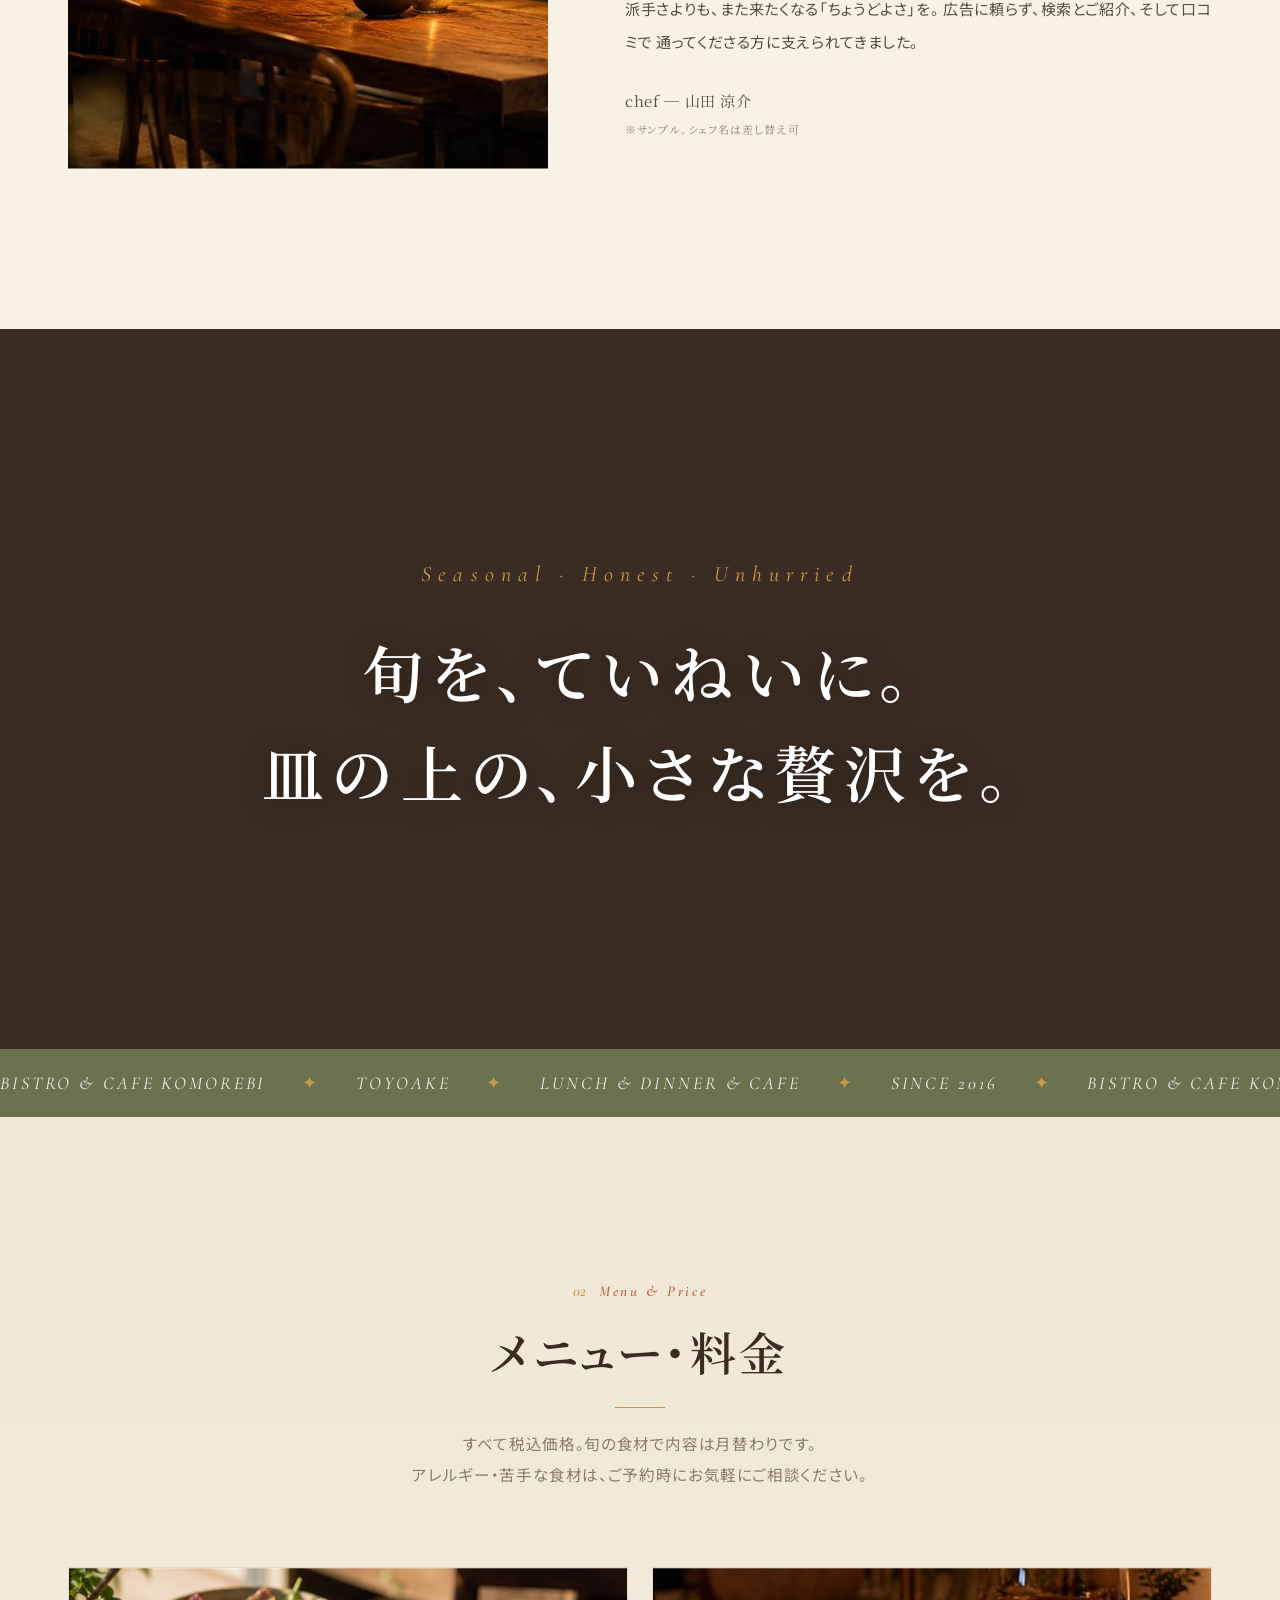
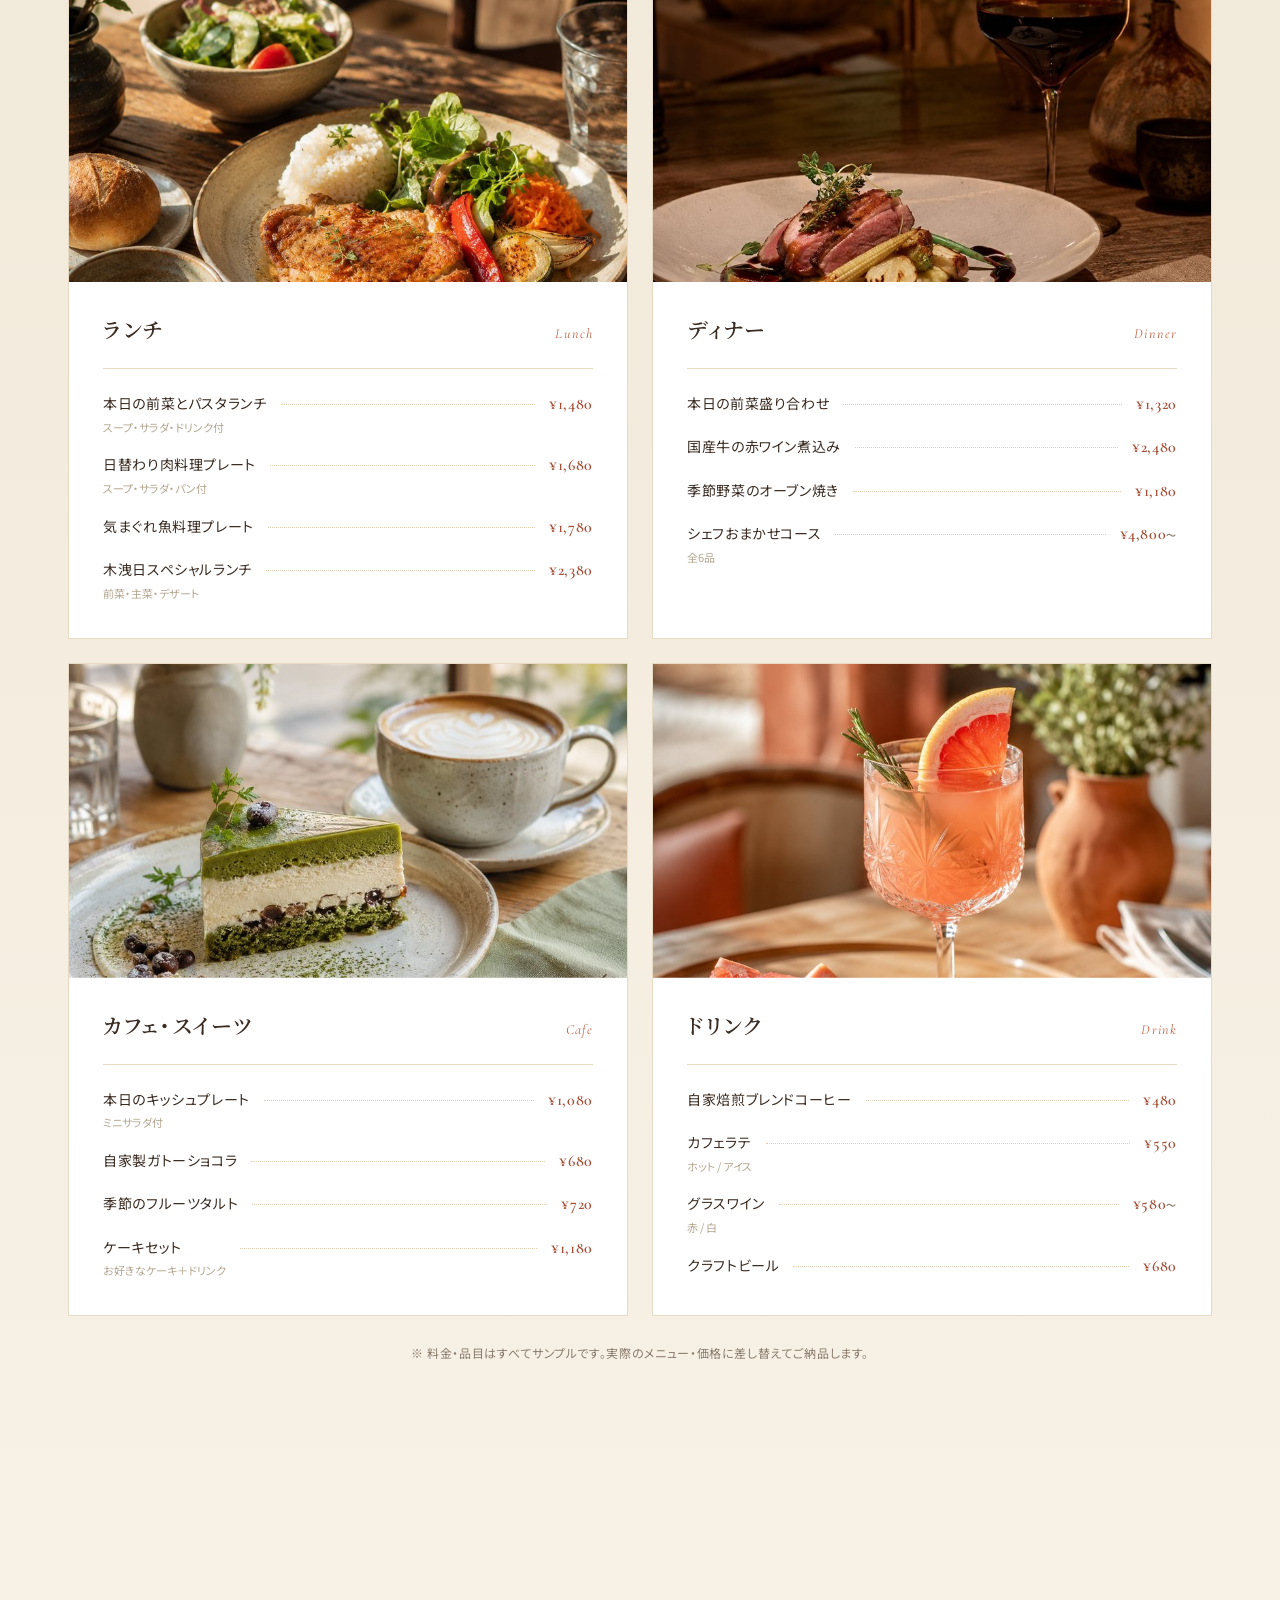
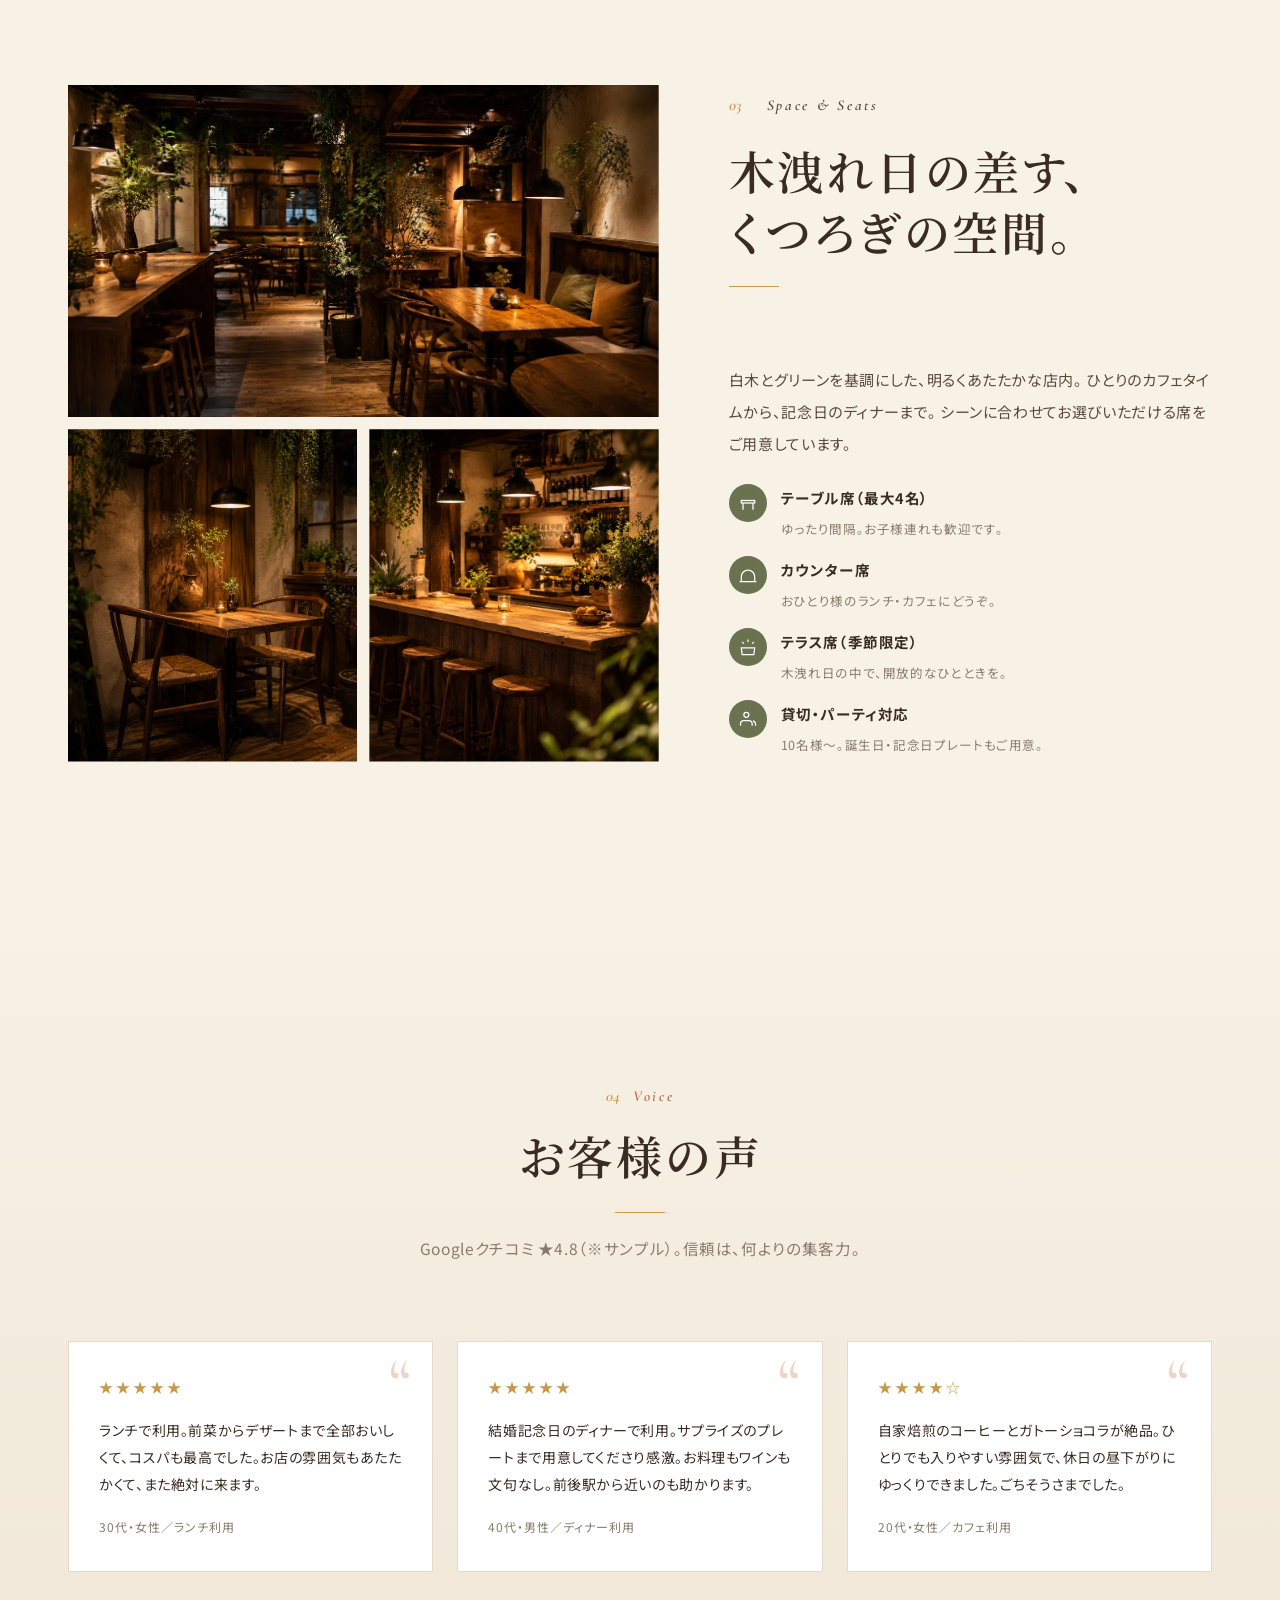
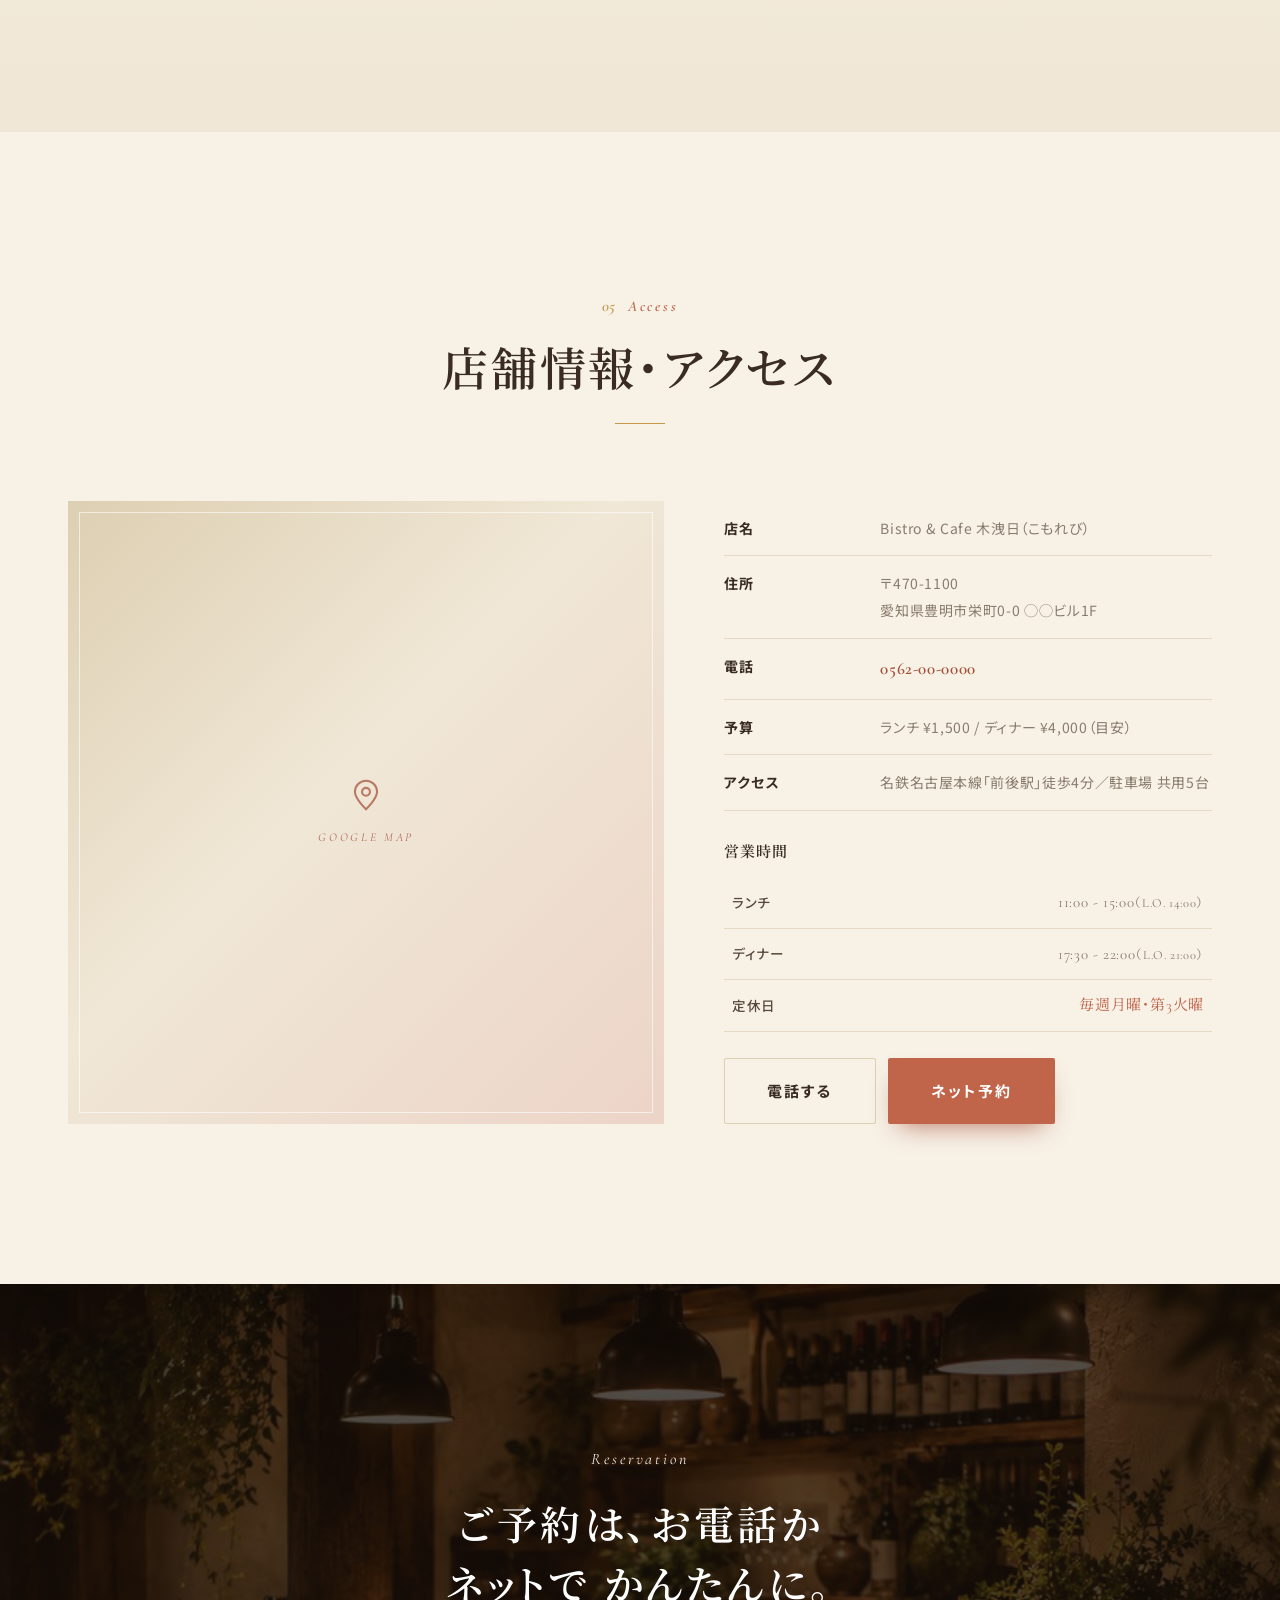
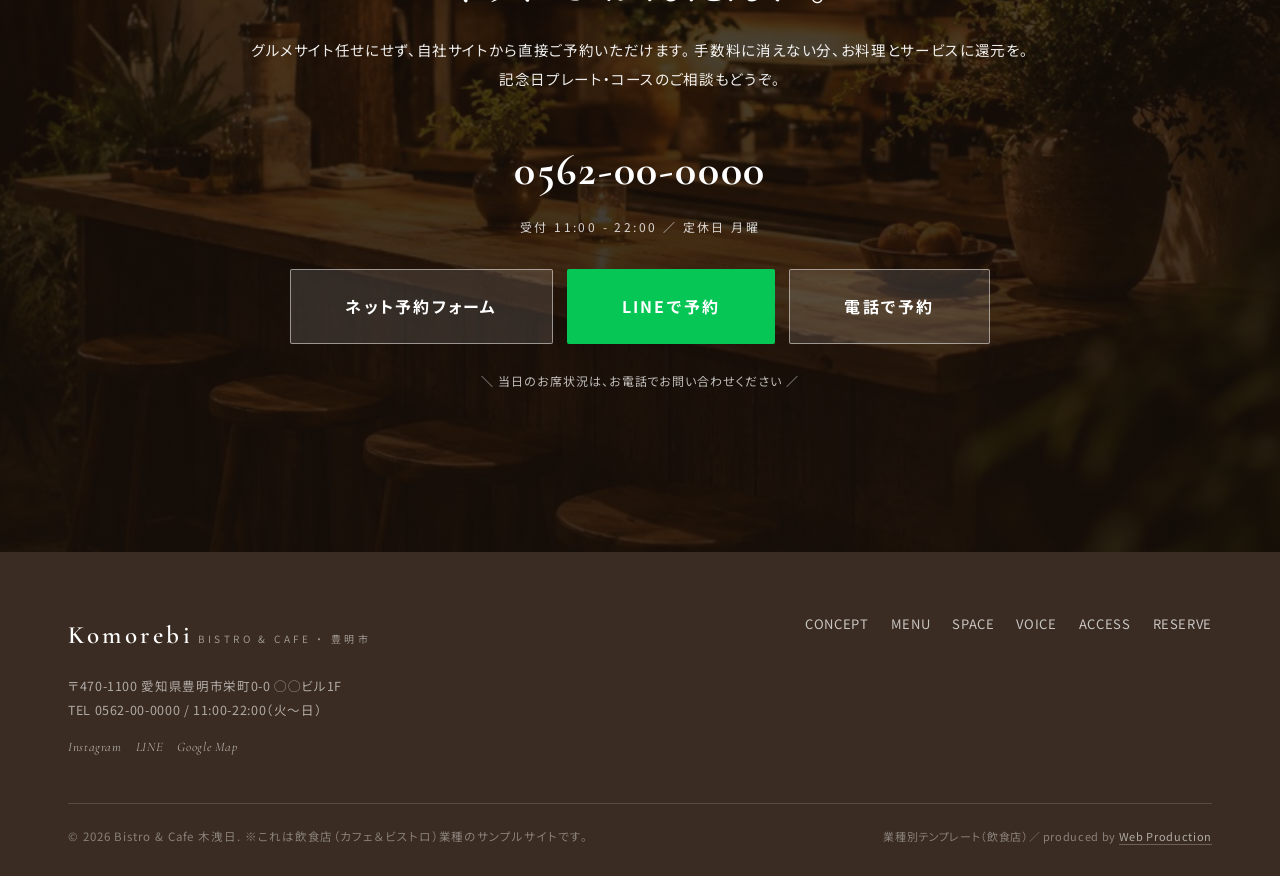
<file: restaurant/index.html>
<!DOCTYPE html>
<html lang="ja">
<!-- =========================================================
     業種別テンプレート（サンプル）｜飲食店・カフェ＆ビストロ
     Web Production / templates/restaurant
     ※店名・写真・料金・住所・電話・口コミはすべてダミー。
       <!- - TODO - -> マーカー箇所を実情報へ差し替えて納品。
     設計：①受け皿（信頼の器）②24時間営業マン（予約導線）
          ③ローカルSEO基本（地域＋業種キーワード・JSON-LD）
     配色：テラコッタ × クリーム × オリーブ × ダークブラウン × ゴールド
     写真は style.css のプレースホルダ（.ph）方式。
     ========================================================= -->
<head>
<meta charset="UTF-8">
<meta name="viewport" content="width=device-width, initial-scale=1.0">
<!-- TODO: 地域名・店名を実情報へ（ローカルSEOの要） -->
<title>豊明市のカフェ＆ビストロ｜Bistro &amp; Cafe 木洩日（こもれび）</title>
<meta name="description" content="愛知県豊明市のカフェ＆ビストロ「Bistro &amp; Cafe 木洩日（こもれび）」。ランチ・ディナー・自家焙煎カフェ。前後駅すぐ・駐車場あり、ネット予約・電話予約OK。木洩れ日の差すカジュアルな洋風ビストロ。">
<meta name="keywords" content="豊明市,カフェ,ビストロ,ランチ,ディナー,洋食,カフェ飯,前後駅,デート,記念日,愛知県">
<meta property="og:type" content="restaurant">
<meta property="og:title" content="豊明市のカフェ＆ビストロ｜Bistro &amp; Cafe 木洩日">
<meta property="og:description" content="愛知県豊明市のカフェ＆ビストロ。木洩れ日の差すカジュアルな洋風ビストロ。ランチ・ディナー・自家焙煎カフェ。ネット予約・電話予約OK。">
<meta property="og:site_name" content="Bistro &amp; Cafe 木洩日">
<link rel="preconnect" href="https://fonts.googleapis.com">
<link rel="preconnect" href="https://fonts.gstatic.com" crossorigin>
<link href="https://fonts.googleapis.com/css2?family=Cormorant+Garamond:ital,wght@0,500;0,600;1,500;1,600&family=Noto+Sans+JP:wght@400;500;700&family=Noto+Serif+JP:wght@500;600;700&display=swap" rel="stylesheet">
<link rel="stylesheet" href="style.css">
<!-- ローカルSEO：構造化データ（TODO: 実住所・電話・URL・営業時間・予算へ差し替え） -->
<script type="application/ld+json">
{
  "@context": "https://schema.org",
  "@type": "Restaurant",
  "name": "Bistro & Cafe 木洩日",
  "description": "愛知県豊明市のカフェ＆ビストロ。ランチ・ディナー・自家焙煎カフェ。",
  "servesCuisine": ["フレンチ", "イタリアン", "カフェ", "洋食"],
  "image": "https://example.com/ogp.jpg",
  "url": "https://example.com/",
  "address": {
    "@type": "PostalAddress",
    "postalCode": "470-1100",
    "addressRegion": "愛知県",
    "addressLocality": "豊明市",
    "streetAddress": "栄町0-0"
  },
  "telephone": "+81-562-00-0000",
  "priceRange": "¥¥",
  "acceptsReservations": true,
  "openingHoursSpecification": [
    { "@type": "OpeningHoursSpecification", "dayOfWeek": ["Tuesday","Wednesday","Thursday","Friday","Saturday","Sunday"], "opens": "11:00", "closes": "15:00" },
    { "@type": "OpeningHoursSpecification", "dayOfWeek": ["Tuesday","Wednesday","Thursday","Friday","Saturday","Sunday"], "opens": "17:30", "closes": "22:00" }
  ]
}
</script>
</head>
<body>

<!-- ============================ ヘッダー ============================ -->
<header class="site-header">
  <div class="container header-inner">
    <a href="#" class="brand">
      <!-- TODO: 店名差し替え -->
      <span class="brand-en">Komorebi</span>
      <span class="brand-jp">BISTRO &amp; CAFE ・ 豊明市</span>
    </a>
    <nav class="gnav">
      <ul class="gnav-list">
        <li><a href="#concept">CONCEPT</a></li>
        <li><a href="#menu">MENU</a></li>
        <li><a href="#space">SPACE</a></li>
        <li><a href="#voice">VOICE</a></li>
        <li><a href="#access">ACCESS</a></li>
      </ul>
    </nav>
    <div class="header-actions">
      <!-- TODO: 電話番号差し替え -->
      <a href="tel:0562000000" class="header-tel">
        <span class="htel-num">0562-00-0000</span>
        <span class="htel-label">11:00 - 22:00 / 火〜日</span>
      </a>
      <a href="#reserve" class="btn btn-primary header-reserve">ご予約</a>
    </div>
  </div>
</header>

<!-- ============================ ヒーロー（全面シネマティック・CAFE LEXCEL系参照） ============================ -->
<section class="hero hero-cine">
  <div class="hero-media" aria-hidden="true">
    <!-- TODO: メインビジュアルは店内/料理の一番の写真へ -->
    <img src="assets/interior.jpg" alt="">
    <span class="hero-scrim"></span>
  </div>
  <span class="hero-bg" aria-hidden="true">Komorebi</span>
  <div class="container hero-content">
    <p class="hero-eyebrow">Bistro &amp; Café in Toyoake
      <span>愛知県豊明市・前後駅すぐ</span>
    </p>
    <h1 class="hero-title">木洩れ日の下で、<br><span class="em">ゆっくり</span>味わう<br>一皿。</h1>
    <p class="hero-sub">
      昼はカフェ、夜はビストロ。豊明の小さな洋食店で、
      旬の食材とていねいな一皿を、肩肘張らずに。
    </p>
    <div class="hero-actions">
      <a href="#reserve" class="btn btn-primary btn-lg">ネットで予約する</a>
      <a href="#menu" class="btn btn-ghost-light btn-lg">メニューを見る</a>
    </div>
    <div class="hero-meta">
      <span><b>★ 4.8</b> Google口コミ</span>
      <span><b>ランチ</b> 11:00 - 15:00</span>
      <span><b>ディナー</b> 17:30 - 22:00</span>
      <span><b>定休</b> 月曜</span>
    </div>
  </div>
  <span class="hero-scroll" aria-hidden="true">SCROLL</span>
</section>

<!-- ============================ コンセプト ============================ -->
<section class="section concept" id="concept">
  <div class="container concept-inner">
    <div class="concept-visual">
      <!-- TODO: コンセプトを伝える写真へ差し替え（料理・シェフ・店内など） -->
      <img src="assets/concept.jpg" alt="旬の食材を生かした木洩日の洋食・コンセプトを伝える一皿" loading="lazy">
    </div>
    <div class="concept-body">
      <div class="section-head">
        <p class="sec-eyebrow">Concept</p>
        <h2 class="sec-title">「いつもの一日」を、<br>少しだけ特別に。</h2>
      </div>
      <p><span class="lead-em">木洩れ日のように、やさしい時間を。</span></p>
      <p>
        木洩日（こもれび）は、昼はカフェ、夜はビストロ。
        豊明の街で、旬の野菜と季節の食材を生かした洋食を、
        気どらないカジュアルさでお出ししています。
      </p>
      <p>
        派手さよりも、また来たくなる「ちょうどよさ」を。
        広告に頼らず、検索とご紹介、そして口コミで
        通ってくださる方に支えられてきました。
      </p>
      <p class="concept-sign">chef ─ 山田 涼介
        <small>※サンプル。シェフ名は差し替え可</small>
      </p>
    </div>
  </div>
</section>

<!-- ============================ ステートメント（全面パララックス） ============================ -->
<section class="statement" aria-label="店からのひとこと">
  <div class="container statement-inner">
    <p class="statement-en">Seasonal &middot; Honest &middot; Unhurried</p>
    <p class="statement-jp">旬を、ていねいに。<br>皿の上の、小さな贅沢を。</p>
  </div>
</section>

<!-- ============================ 流れる帯（マーキー） ============================ -->
<div class="marquee" aria-hidden="true">
  <div class="marquee-track">
    <span>BISTRO &amp; CAFE KOMOREBI</span><span class="marquee-dot">✦</span><span>TOYOAKE</span><span class="marquee-dot">✦</span><span>LUNCH &amp; DINNER &amp; CAFE</span><span class="marquee-dot">✦</span><span>SINCE 2016</span><span class="marquee-dot">✦</span>
    <span>BISTRO &amp; CAFE KOMOREBI</span><span class="marquee-dot">✦</span><span>TOYOAKE</span><span class="marquee-dot">✦</span><span>LUNCH &amp; DINNER &amp; CAFE</span><span class="marquee-dot">✦</span><span>SINCE 2016</span><span class="marquee-dot">✦</span>
  </div>
</div>

<!-- ============================ メニュー ============================ -->
<section class="section menu" id="menu">
  <div class="container">
    <div class="section-head center">
      <p class="sec-eyebrow">Menu &amp; Price</p>
      <h2 class="sec-title">メニュー・料金</h2>
      <p class="sec-lead">すべて税込価格。旬の食材で内容は月替わりです。<br>アレルギー・苦手な食材は、ご予約時にお気軽にご相談ください。</p>
    </div>
    <!-- TODO: 料金・品目はサンプル。実メニュー・価格へ差し替え（価格非表示にも対応可） -->
    <div class="menu-grid">

      <!-- ランチ -->
      <div class="menu-card">
        <div class="menu-card-photo">
          <img src="assets/lunch.jpg" alt="木洩日のランチプレート" loading="lazy">
        </div>
        <div class="menu-card-inner">
          <div class="menu-card-head"><span class="menu-cat">ランチ</span><span class="menu-cat-en">Lunch</span></div>
          <ul class="menu-items">
            <li class="menu-item"><span class="mi-name">本日の前菜とパスタランチ<small>スープ・サラダ・ドリンク付</small></span><span class="mi-dots"></span><span class="mi-price">¥1,480</span></li>
            <li class="menu-item"><span class="mi-name">日替わり肉料理プレート<small>スープ・サラダ・パン付</small></span><span class="mi-dots"></span><span class="mi-price">¥1,680</span></li>
            <li class="menu-item"><span class="mi-name">気まぐれ魚料理プレート</span><span class="mi-dots"></span><span class="mi-price">¥1,780</span></li>
            <li class="menu-item"><span class="mi-name">木洩日スペシャルランチ<small>前菜・主菜・デザート</small></span><span class="mi-dots"></span><span class="mi-price">¥2,380</span></li>
          </ul>
        </div>
      </div>

      <!-- ディナー -->
      <div class="menu-card">
        <div class="menu-card-photo">
          <img src="assets/dinner.jpg" alt="木洩日のディナー・国産牛の赤ワイン煮込み" loading="lazy">
        </div>
        <div class="menu-card-inner">
          <div class="menu-card-head"><span class="menu-cat">ディナー</span><span class="menu-cat-en">Dinner</span></div>
          <ul class="menu-items">
            <li class="menu-item"><span class="mi-name">本日の前菜盛り合わせ</span><span class="mi-dots"></span><span class="mi-price">¥1,320</span></li>
            <li class="menu-item"><span class="mi-name">国産牛の赤ワイン煮込み</span><span class="mi-dots"></span><span class="mi-price">¥2,480</span></li>
            <li class="menu-item"><span class="mi-name">季節野菜のオーブン焼き</span><span class="mi-dots"></span><span class="mi-price">¥1,180</span></li>
            <li class="menu-item"><span class="mi-name">シェフおまかせコース<small>全6品</small></span><span class="mi-dots"></span><span class="mi-price">¥4,800<small>〜</small></span></li>
          </ul>
        </div>
      </div>

      <!-- カフェ -->
      <div class="menu-card">
        <div class="menu-card-photo">
          <img src="assets/cafe.jpg" alt="木洩日のカフェ・スイーツメニュー" loading="lazy">
        </div>
        <div class="menu-card-inner">
          <div class="menu-card-head"><span class="menu-cat">カフェ・スイーツ</span><span class="menu-cat-en">Cafe</span></div>
          <ul class="menu-items">
            <li class="menu-item"><span class="mi-name">本日のキッシュプレート<small>ミニサラダ付</small></span><span class="mi-dots"></span><span class="mi-price">¥1,080</span></li>
            <li class="menu-item"><span class="mi-name">自家製ガトーショコラ</span><span class="mi-dots"></span><span class="mi-price">¥680</span></li>
            <li class="menu-item"><span class="mi-name">季節のフルーツタルト</span><span class="mi-dots"></span><span class="mi-price">¥720</span></li>
            <li class="menu-item"><span class="mi-name">ケーキセット<small>お好きなケーキ＋ドリンク</small></span><span class="mi-dots"></span><span class="mi-price">¥1,180</span></li>
          </ul>
        </div>
      </div>

      <!-- ドリンク -->
      <div class="menu-card">
        <div class="menu-card-photo">
          <img src="assets/drink.jpg" alt="木洩日の自家焙煎コーヒー・ドリンクメニュー" loading="lazy">
        </div>
        <div class="menu-card-inner">
          <div class="menu-card-head"><span class="menu-cat">ドリンク</span><span class="menu-cat-en">Drink</span></div>
          <ul class="menu-items">
            <li class="menu-item"><span class="mi-name">自家焙煎ブレンドコーヒー</span><span class="mi-dots"></span><span class="mi-price">¥480</span></li>
            <li class="menu-item"><span class="mi-name">カフェラテ<small>ホット / アイス</small></span><span class="mi-dots"></span><span class="mi-price">¥550</span></li>
            <li class="menu-item"><span class="mi-name">グラスワイン<small>赤 / 白</small></span><span class="mi-dots"></span><span class="mi-price">¥580<small>〜</small></span></li>
            <li class="menu-item"><span class="mi-name">クラフトビール</span><span class="mi-dots"></span><span class="mi-price">¥680</span></li>
          </ul>
        </div>
      </div>

    </div>
    <p class="menu-note">※ 料金・品目はすべてサンプルです。実際のメニュー・価格に差し替えてご納品します。</p>
  </div>
</section>

<!-- ============================ 店内・席案内 ============================ -->
<section class="section space" id="space">
  <div class="container space-inner">
    <div class="space-gallery">
      <!-- TODO: 店内・席の写真へ差し替え -->
      <img class="g-wide" src="assets/interior.jpg" alt="木洩れ日の差す木洩日の店内全体" loading="lazy">
      <img src="assets/table.jpg" alt="木洩日のゆったりしたテーブル席" loading="lazy">
      <img src="assets/counter.jpg" alt="木洩日のカウンター席" loading="lazy">
    </div>
    <div class="space-body">
      <div class="section-head">
        <p class="sec-eyebrow">Space &amp; Seats</p>
        <h2 class="sec-title">木洩れ日の差す、<br>くつろぎの空間。</h2>
      </div>
      <p>
        白木とグリーンを基調にした、明るくあたたかな店内。
        ひとりのカフェタイムから、記念日のディナーまで。
        シーンに合わせてお選びいただける席をご用意しています。
      </p>
      <ul class="seat-list">
        <li class="seat-item">
          <span class="seat-ic"><svg viewBox="0 0 24 24" fill="none" stroke="currentColor" stroke-width="1.5"><rect x="4" y="9" width="16" height="3"/><path d="M6 12v8M18 12v8"/></svg></span>
          <span class="seat-tx"><b>テーブル席（最大4名）</b><span>ゆったり間隔。お子様連れも歓迎です。</span></span>
        </li>
        <li class="seat-item">
          <span class="seat-ic"><svg viewBox="0 0 24 24" fill="none" stroke="currentColor" stroke-width="1.5"><path d="M4 20v-6a8 8 0 0 1 16 0v6"/><path d="M2 20h20"/></svg></span>
          <span class="seat-tx"><b>カウンター席</b><span>おひとり様のランチ・カフェにどうぞ。</span></span>
        </li>
        <li class="seat-item">
          <span class="seat-ic"><svg viewBox="0 0 24 24" fill="none" stroke="currentColor" stroke-width="1.5"><path d="M12 3v3M5 6l2 2M19 6l-2 2M4 13h16l-1 8H5z"/></svg></span>
          <span class="seat-tx"><b>テラス席（季節限定）</b><span>木洩れ日の中で、開放的なひとときを。</span></span>
        </li>
        <li class="seat-item">
          <span class="seat-ic"><svg viewBox="0 0 24 24" fill="none" stroke="currentColor" stroke-width="1.5"><path d="M17 20v-2a4 4 0 0 0-4-4H7a4 4 0 0 0-4 4v2"/><circle cx="10" cy="7" r="3"/><path d="M21 20v-2a4 4 0 0 0-3-3.8"/></svg></span>
          <span class="seat-tx"><b>貸切・パーティ対応</b><span>10名様〜。誕生日・記念日プレートもご用意。</span></span>
        </li>
      </ul>
    </div>
  </div>
</section>

<!-- ============================ お客様の声 ============================ -->
<section class="section voice" id="voice">
  <div class="container">
    <div class="section-head center">
      <p class="sec-eyebrow">Voice</p>
      <h2 class="sec-title">お客様の声</h2>
      <p class="sec-lead">Googleクチコミ ★4.8（※サンプル）。信頼は、何よりの集客力。</p>
    </div>
    <!-- TODO: 実際のクチコミに差し替え（Googleクチコミ連携が効果的） -->
    <div class="voice-grid">
      <article class="voice-card">
        <div class="voice-stars">★★★★★</div>
        <p class="voice-text">ランチで利用。前菜からデザートまで全部おいしくて、コスパも最高でした。お店の雰囲気もあたたかくて、また絶対に来ます。</p>
        <p class="voice-author">30代・女性／ランチ利用</p>
      </article>
      <article class="voice-card">
        <div class="voice-stars">★★★★★</div>
        <p class="voice-text">結婚記念日のディナーで利用。サプライズのプレートまで用意してくださり感激。お料理もワインも文句なし。前後駅から近いのも助かります。</p>
        <p class="voice-author">40代・男性／ディナー利用</p>
      </article>
      <article class="voice-card">
        <div class="voice-stars">★★★★☆</div>
        <p class="voice-text">自家焙煎のコーヒーとガトーショコラが絶品。ひとりでも入りやすい雰囲気で、休日の昼下がりにゆっくりできました。ごちそうさまでした。</p>
        <p class="voice-author">20代・女性／カフェ利用</p>
      </article>
    </div>
  </div>
</section>

<!-- ============================ アクセス ============================ -->
<section class="section access" id="access">
  <div class="container">
    <div class="section-head center">
      <p class="sec-eyebrow">Access</p>
      <h2 class="sec-title">店舗情報・アクセス</h2>
    </div>
    <div class="access-inner">
      <div class="access-map">
        <!-- TODO: Googleマップ埋め込み（iframe）に差し替え -->
        <div class="ph" role="img" aria-label="Google マップが入ります">
          <svg class="ph-mark" viewBox="0 0 24 24" fill="none" stroke="currentColor" stroke-width="1.3"><path d="M12 21s7-6.5 7-11a7 7 0 1 0-14 0c0 4.5 7 11 7 11z"/><circle cx="12" cy="10" r="2.5"/></svg>
          <span class="ph-text">Google Map</span>
        </div>
      </div>
      <div class="access-info">
        <!-- TODO: 店舗情報を実情報へ差し替え -->
        <table class="access-table">
          <tbody>
            <tr><th>店名</th><td>Bistro &amp; Cafe 木洩日（こもれび）</td></tr>
            <tr><th>住所</th><td>〒470-1100<br>愛知県豊明市栄町0-0 ◯◯ビル1F</td></tr>
            <tr><th>電話</th><td><a href="tel:0562000000">0562-00-0000</a></td></tr>
            <tr><th>予算</th><td>ランチ ¥1,500 / ディナー ¥4,000（目安）</td></tr>
            <tr><th>アクセス</th><td>名鉄名古屋本線「前後駅」徒歩4分／駐車場 共用5台</td></tr>
          </tbody>
        </table>
        <!-- TODO: 営業時間・定休日を実情報へ差し替え -->
        <table class="access-hours">
          <caption>営業時間</caption>
          <tbody>
            <tr><th>ランチ</th><td>11:00 - 15:00<small>（L.O. 14:00）</small></td></tr>
            <tr><th>ディナー</th><td>17:30 - 22:00<small>（L.O. 21:00）</small></td></tr>
            <tr class="is-closed"><th>定休日</th><td>毎週月曜・第3火曜</td></tr>
          </tbody>
        </table>
        <div class="access-actions">
          <a href="tel:0562000000" class="btn btn-outline">電話する</a>
          <a href="#reserve" class="btn btn-primary">ネット予約</a>
        </div>
      </div>
    </div>
  </div>
</section>

<!-- ============================ 予約 CTA ============================ -->
<section class="section reserve" id="reserve">
  <div class="container reserve-inner">
    <p class="reserve-eyebrow">Reservation</p>
    <h2 class="reserve-title">ご予約は、お電話か<br>ネットで かんたんに。</h2>
    <p class="reserve-sub">
      グルメサイト任せにせず、自社サイトから直接ご予約いただけます。
      手数料に消えない分、お料理とサービスに還元を。<br>記念日プレート・コースのご相談もどうぞ。
    </p>
    <!-- TODO: 電話番号を差し替え -->
    <p class="reserve-tel">
      <a href="tel:0562000000">0562-00-0000</a>
      <span>受付 11:00 - 22:00 ／ 定休日 月曜</span>
    </p>
    <div class="reserve-actions">
      <!-- TODO: 予約システムURL・LINE URLを差し替え -->
      <a href="#" class="btn btn-ghost-light btn-lg">ネット予約フォーム</a>
      <a href="#" class="btn btn-line btn-lg">LINEで予約</a>
      <a href="tel:0562000000" class="btn btn-ghost-light btn-lg">電話で予約</a>
    </div>
    <p class="reserve-note">＼ 当日のお席状況は、お電話でお問い合わせください ／</p>
  </div>
</section>

<!-- ============================ フッター ============================ -->
<footer class="site-footer">
  <div class="container">
    <div class="footer-inner">
      <div class="footer-brand">
        <span class="brand-en">Komorebi</span>
        <span class="brand-jp">BISTRO &amp; CAFE ・ 豊明市</span>
        <p class="faddr">〒470-1100 愛知県豊明市栄町0-0 ◯◯ビル1F<br>TEL 0562-00-0000 / 11:00-22:00（火〜日）</p>
        <div class="footer-sns">
          <a href="#">Instagram</a>
          <a href="#">LINE</a>
          <a href="#">Google Map</a>
        </div>
      </div>
      <nav class="footer-nav">
        <a href="#concept">CONCEPT</a>
        <a href="#menu">MENU</a>
        <a href="#space">SPACE</a>
        <a href="#voice">VOICE</a>
        <a href="#access">ACCESS</a>
        <a href="#reserve">RESERVE</a>
      </nav>
    </div>
    <div class="footer-bottom">
      <p class="footer-copy">&copy; <span id="year">2026</span> Bistro &amp; Cafe 木洩日. ※これは飲食店（カフェ＆ビストロ）業種のサンプルサイトです。</p>
      <p class="footer-credit">業種別テンプレート（飲食店）／ produced by <a href="#">Web Production</a></p>
    </div>
  </div>
</footer>

<script>
  // ?still=1 で静止（アニメ無効化）→ サムネ撮影・印刷用
  if (location.search.includes('still')) document.documentElement.classList.add('no-anim');
  // フッターの西暦を自動更新
  document.getElementById('year').textContent = new Date().getFullYear();

  // スクロールイン（セクション単位）
  const io = new IntersectionObserver((es) => {
    es.forEach((e) => { if (e.isIntersecting) { e.target.classList.add('in'); io.unobserve(e.target); } });
  }, { threshold: 0.12, rootMargin: '0px 0px -8% 0px' });
  document.querySelectorAll('.section').forEach((el) => { el.classList.add('reveal'); io.observe(el); });

  // カード群を順番に出す（stagger）
  document.querySelectorAll('.menu-grid, .voice-grid, .feature-grid, .seat-list, .space-gallery').forEach((grid) => {
    [...grid.children].forEach((c, i) => { c.style.setProperty('--d', (i * 0.08) + 's'); c.classList.add('stagger'); });
  });

  // ヘッダー：スクロールで影
  const header = document.querySelector('.site-header');
  addEventListener('scroll', () => { header.classList.toggle('scrolled', scrollY > 20); }, { passive: true });

  // ヒーロー画像のパララックス（登場アニメ後に作動／no-anim時は無効）
  setTimeout(() => {
    const hv = document.querySelector('.hero-visual');
    if (hv && !document.documentElement.classList.contains('no-anim')) {
      addEventListener('scroll', () => {
        const y = Math.max(0, Math.min(scrollY, innerHeight));
        hv.style.transform = 'translate3d(0,' + (y * 0.05).toFixed(1) + 'px,0)';
      }, { passive: true });
    }
  }, 1700);
</script>
</body>
</html>
</file>
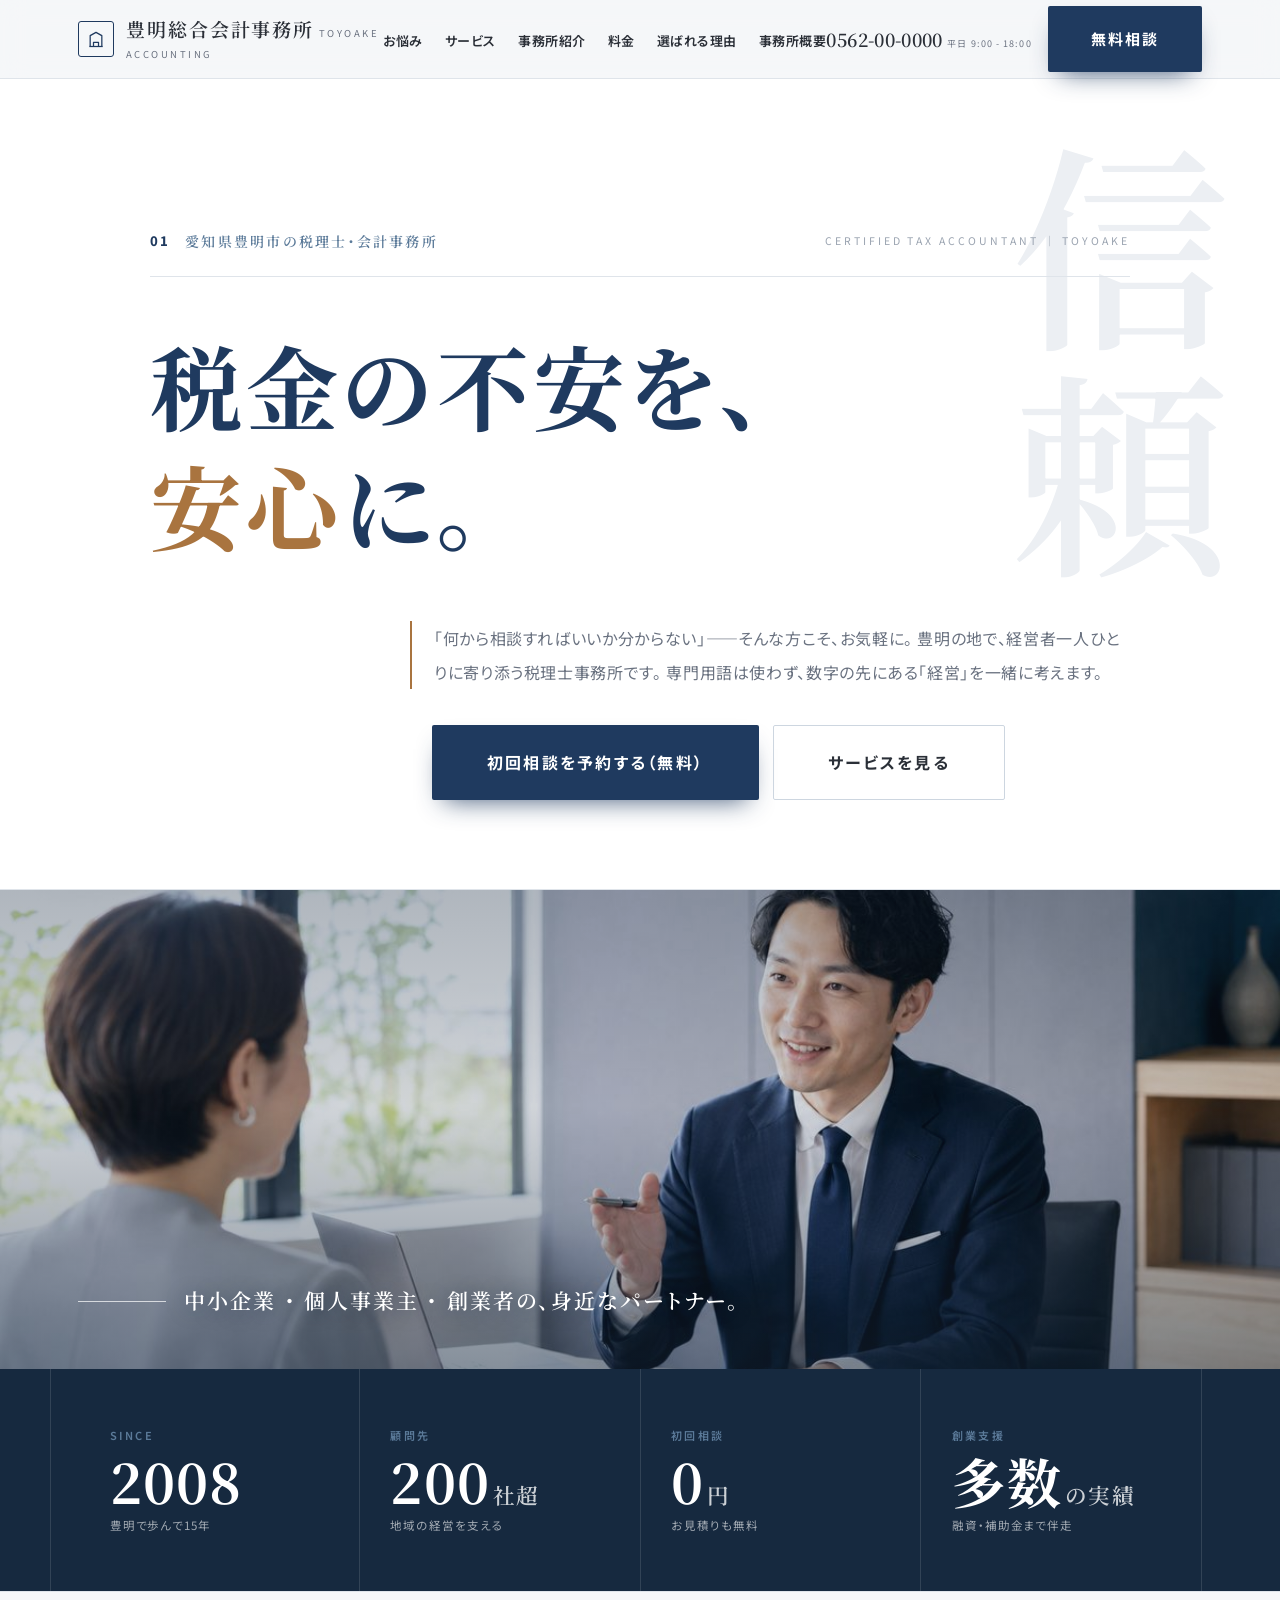
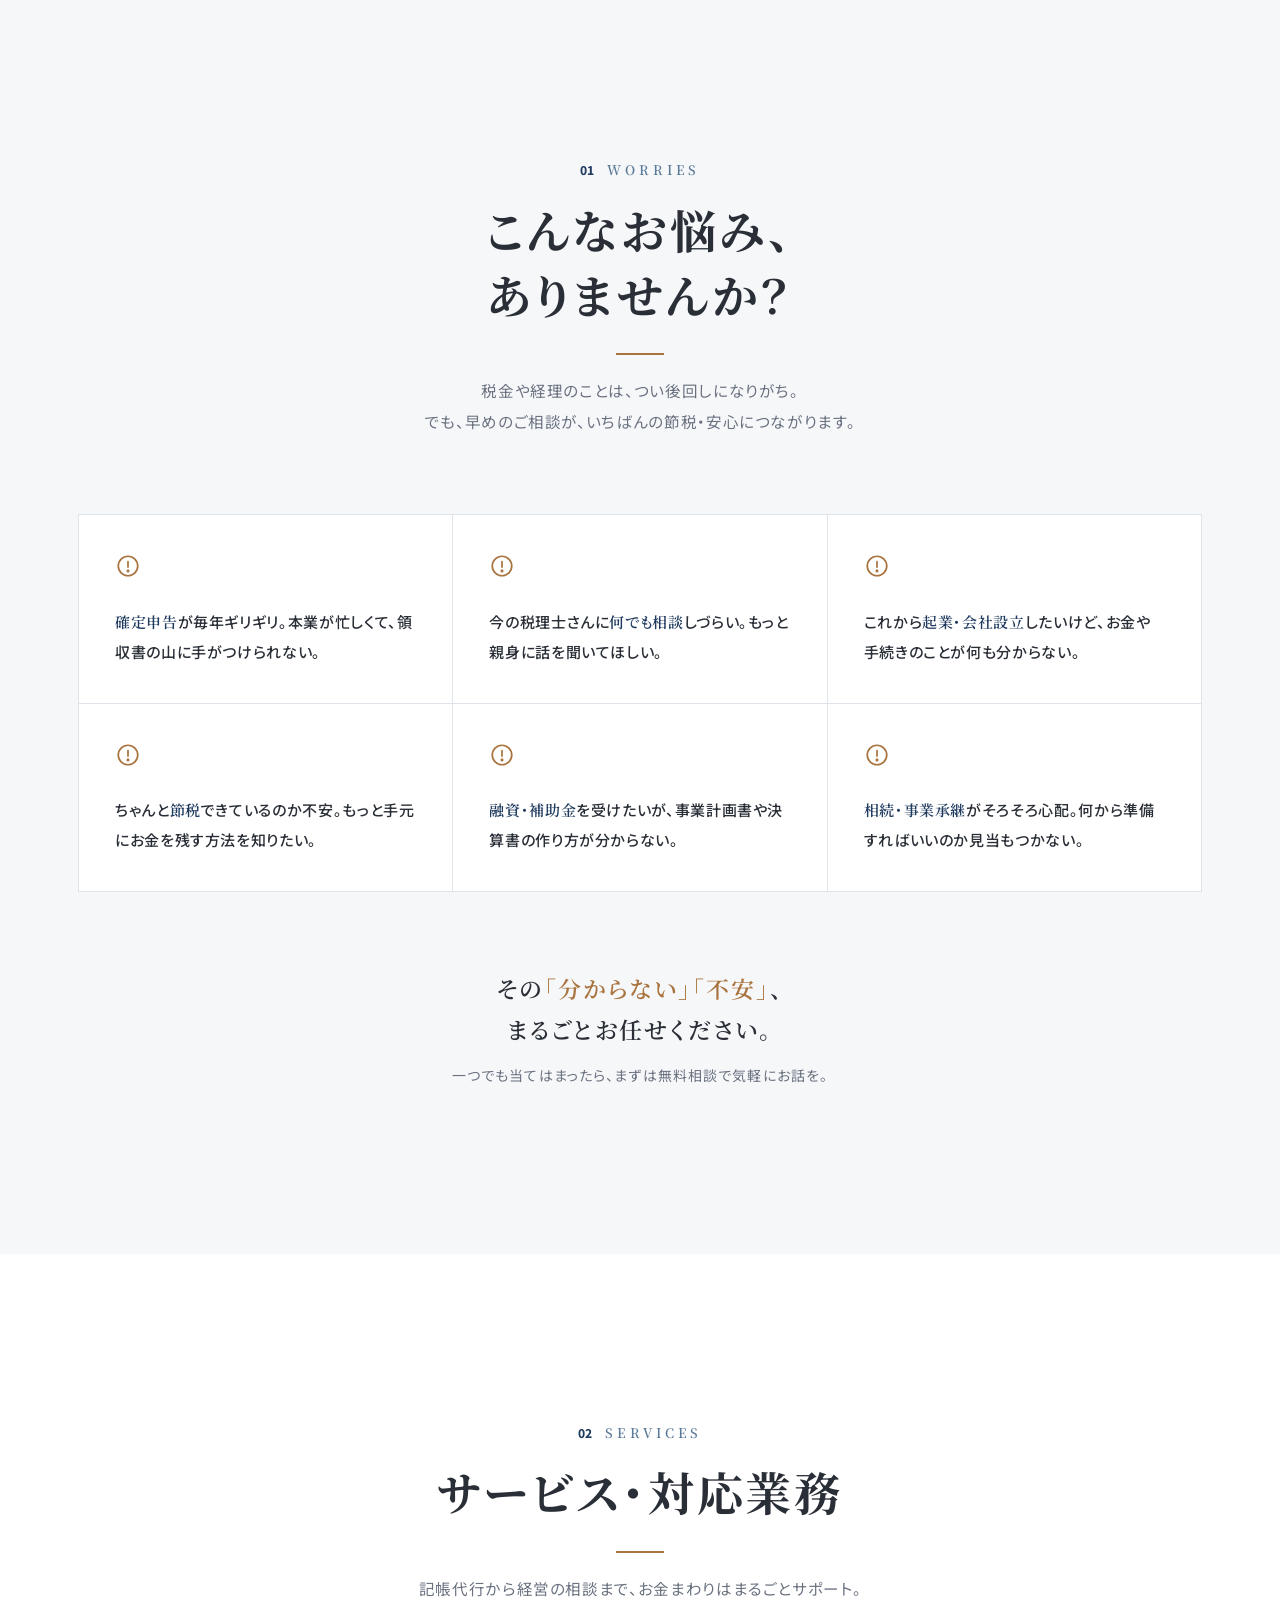
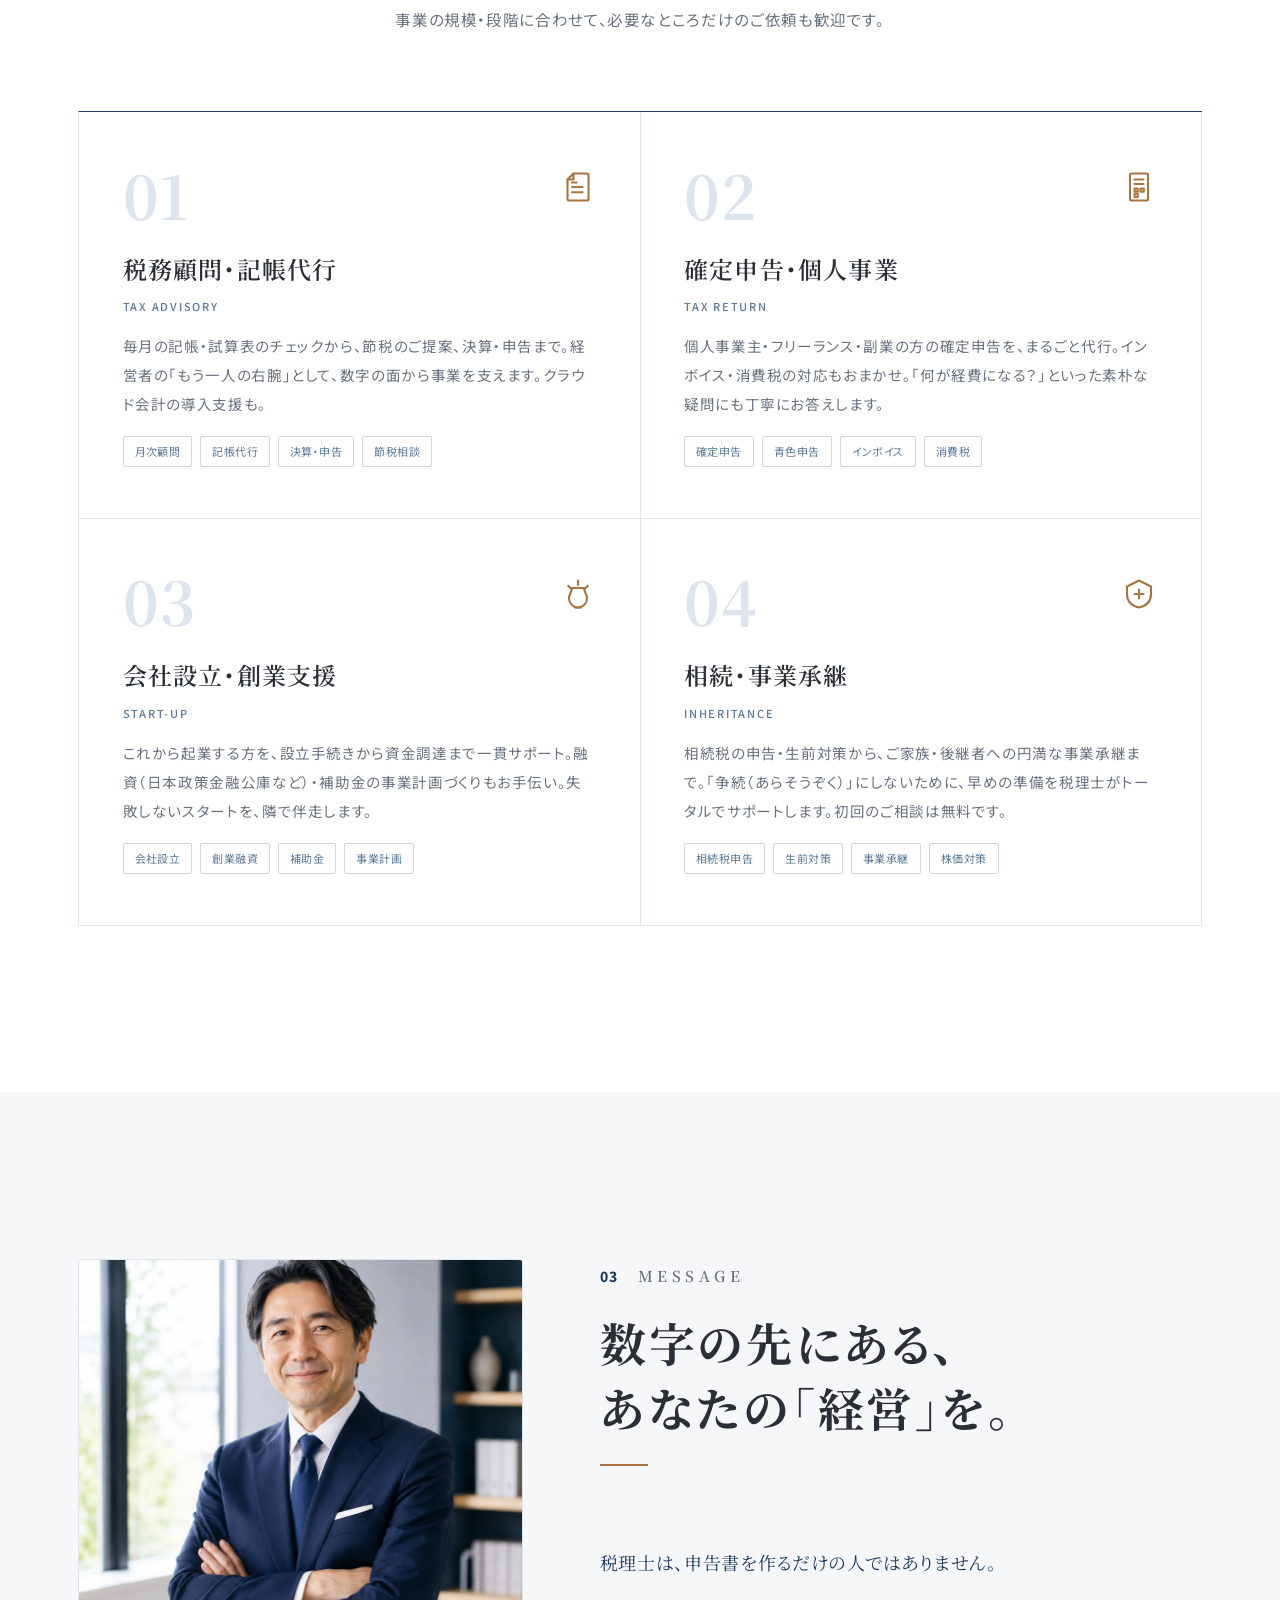
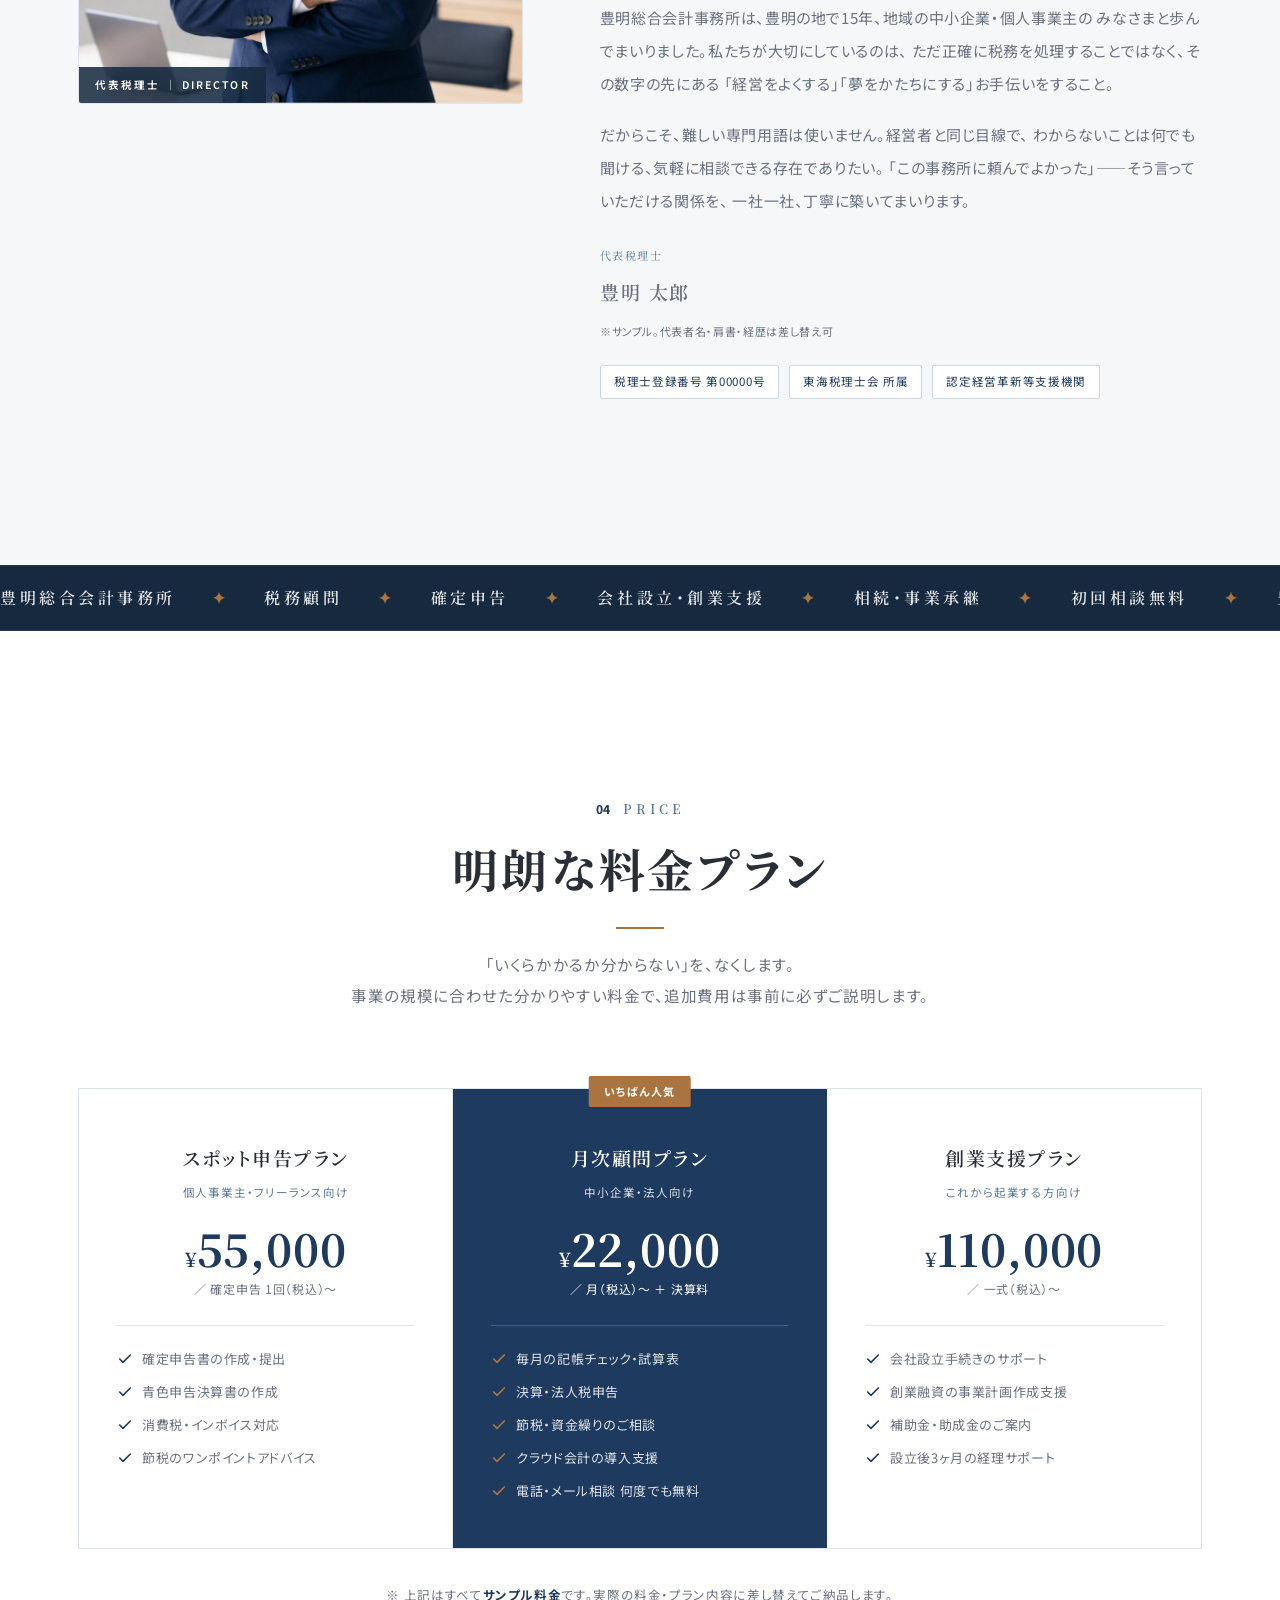
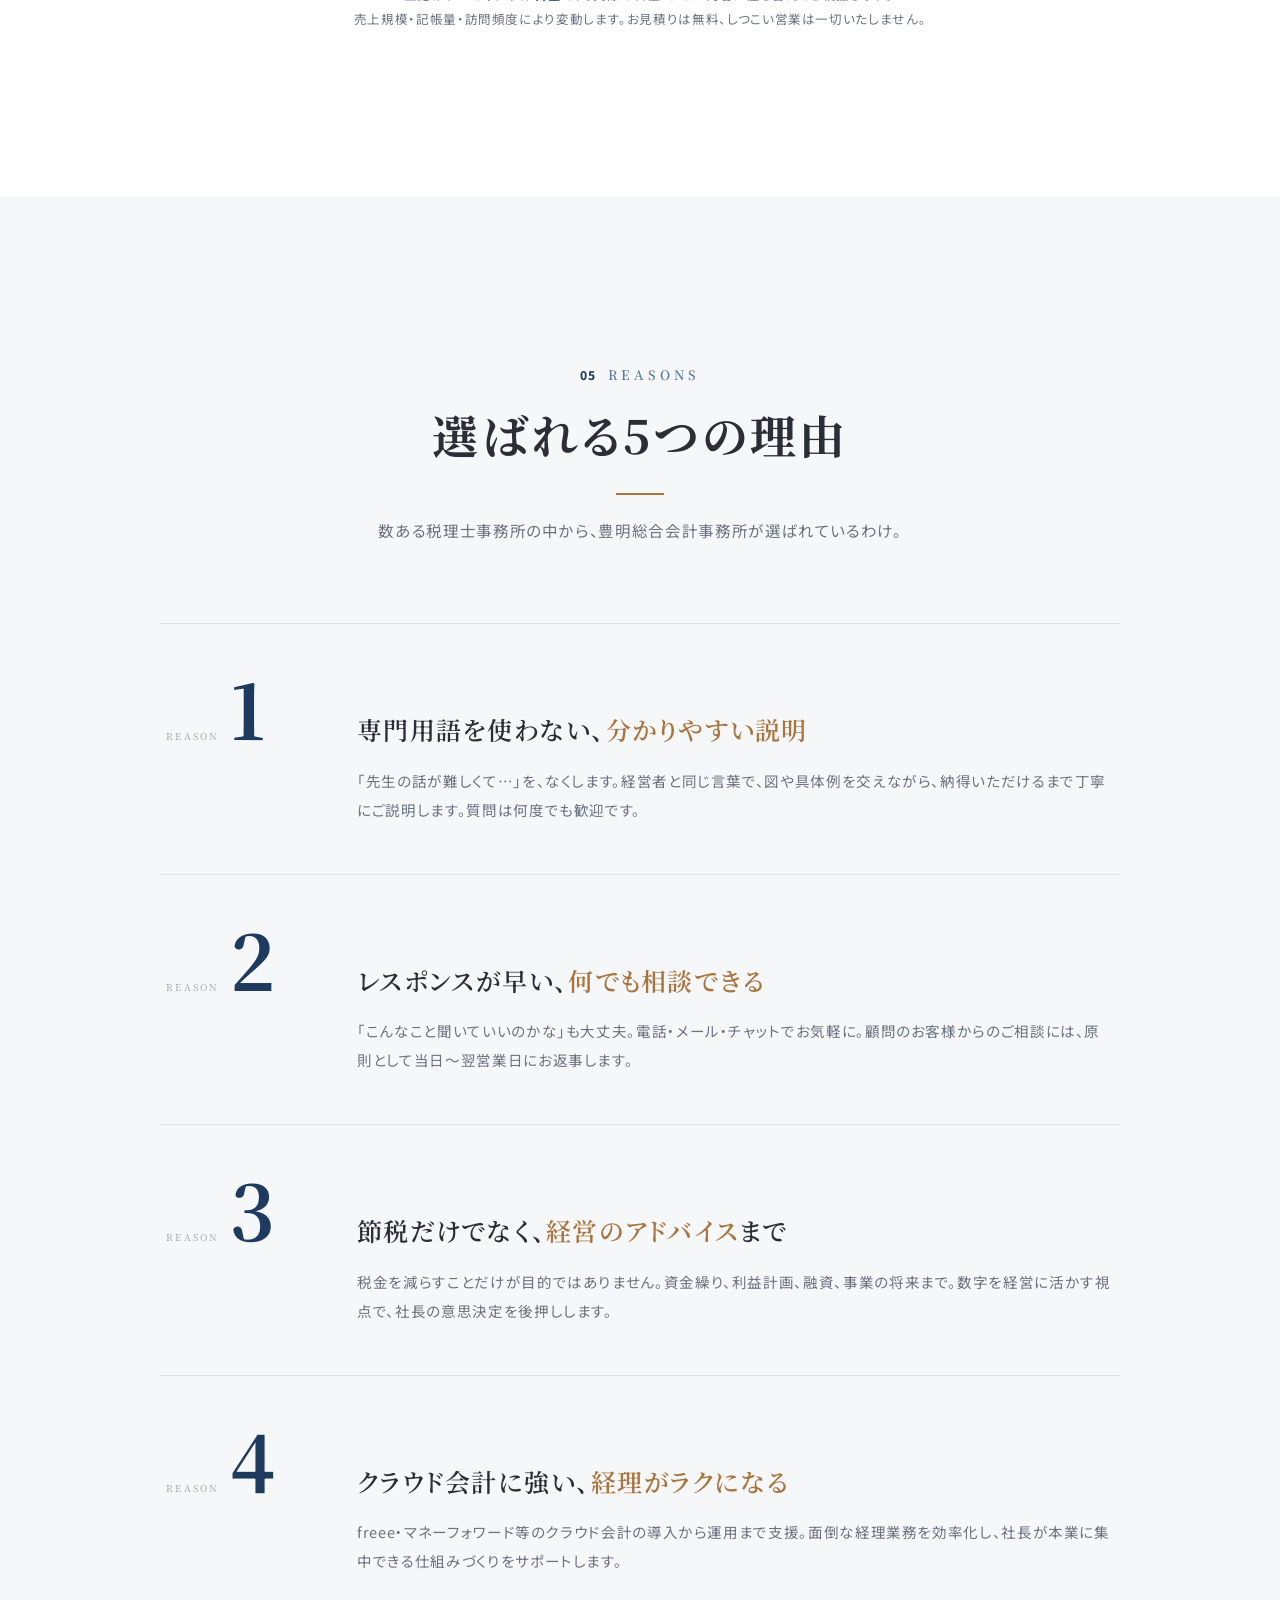
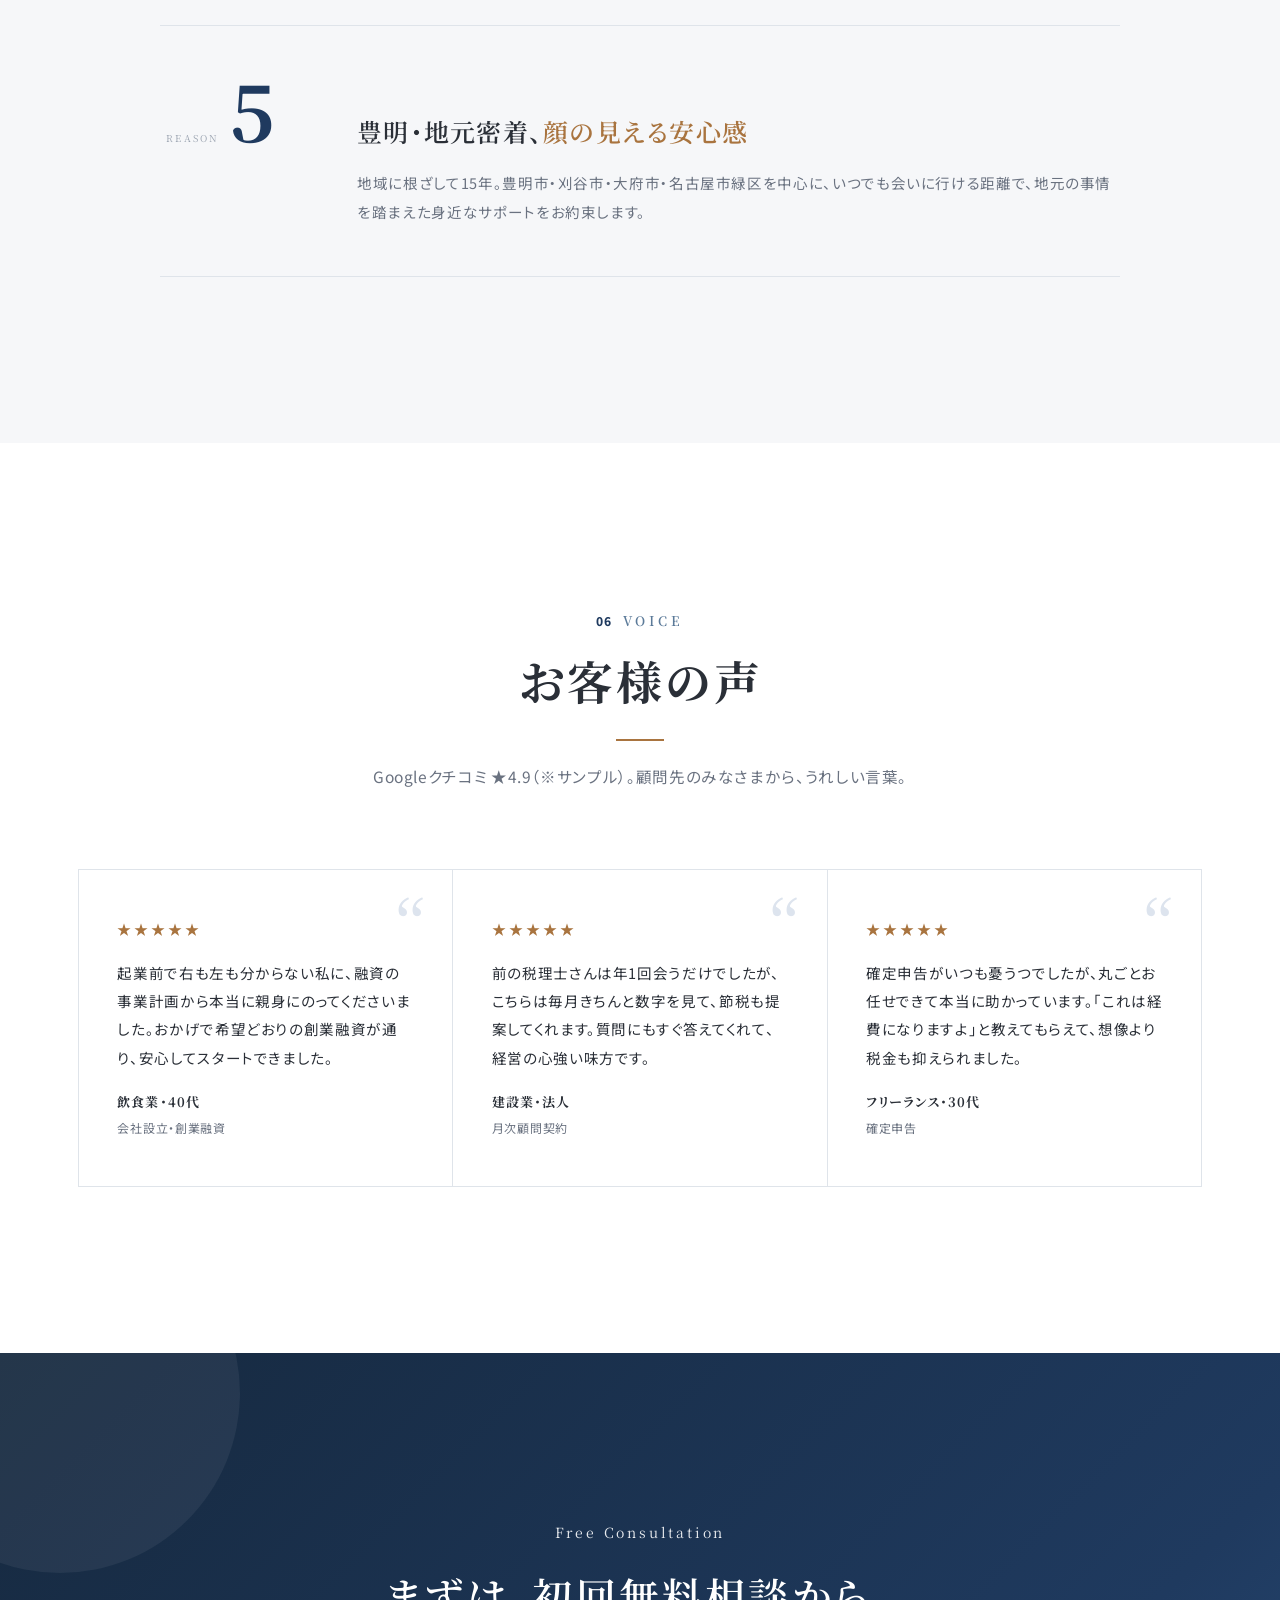
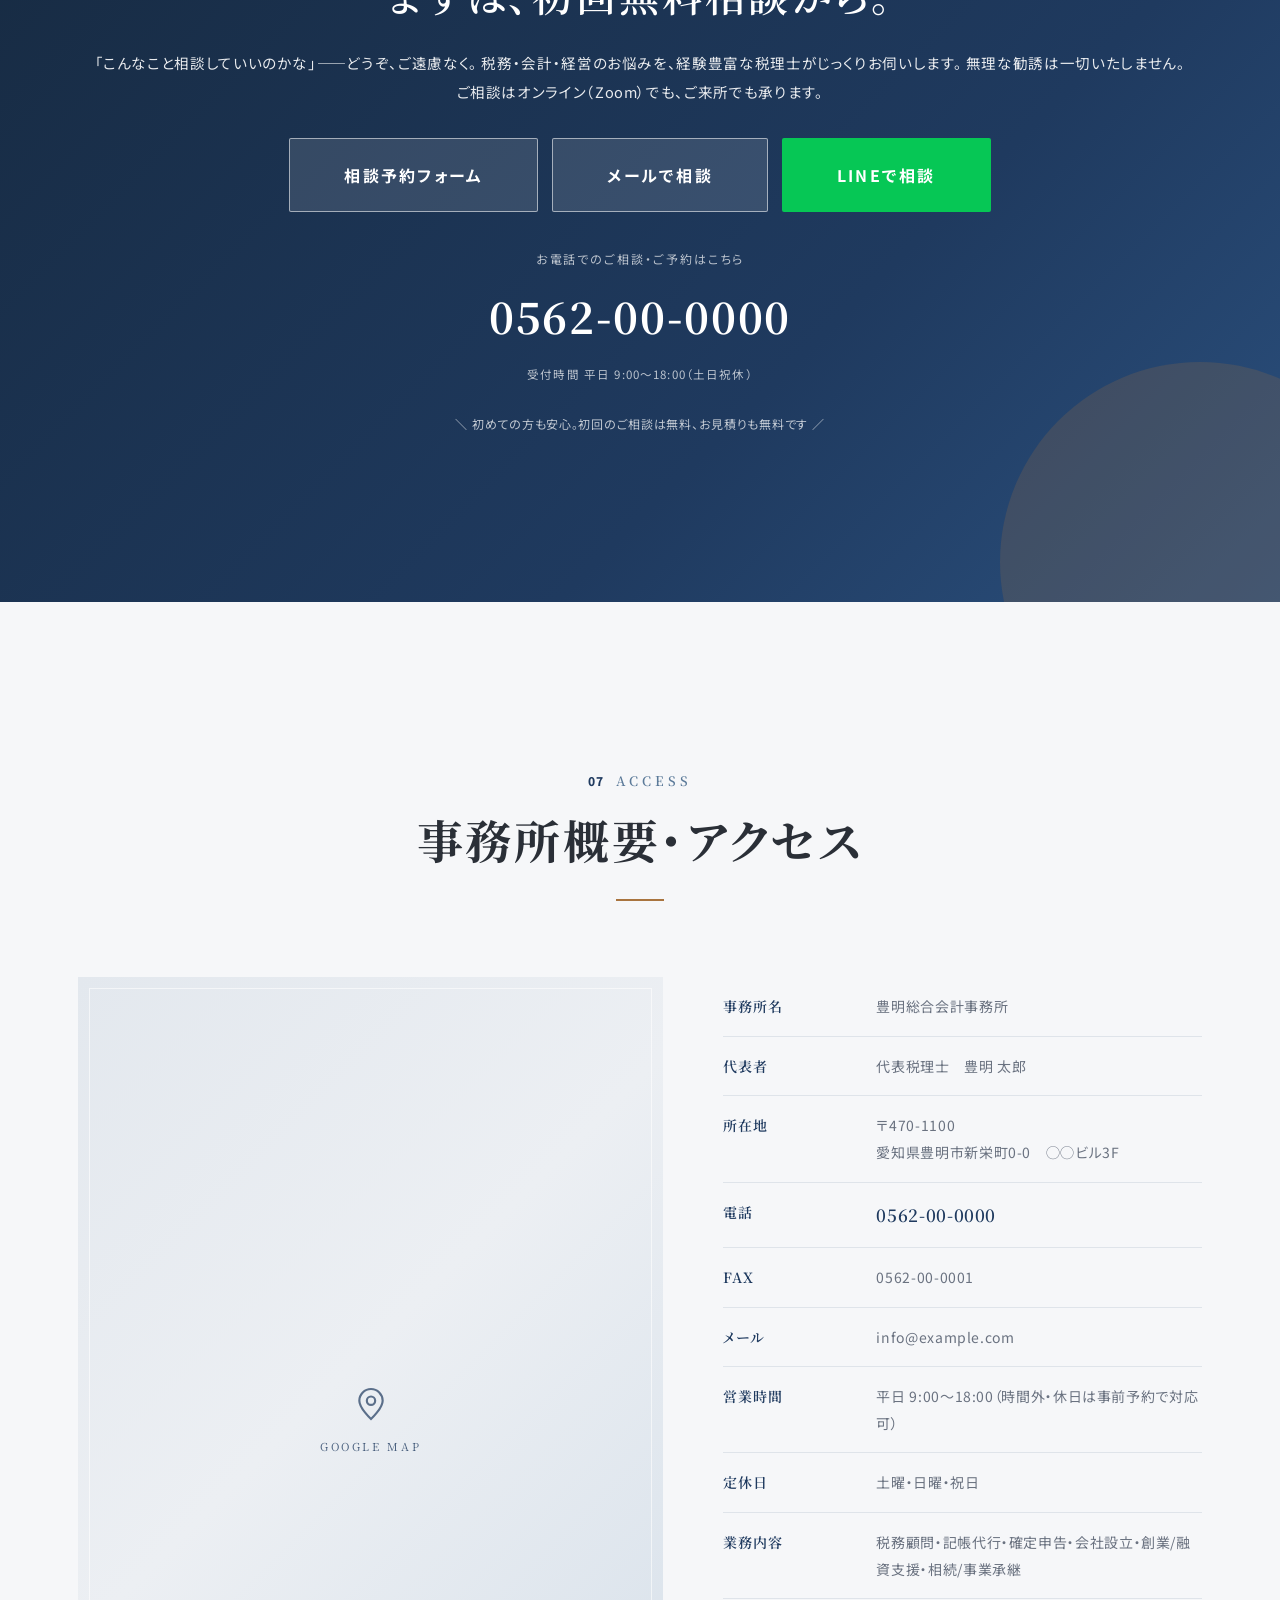
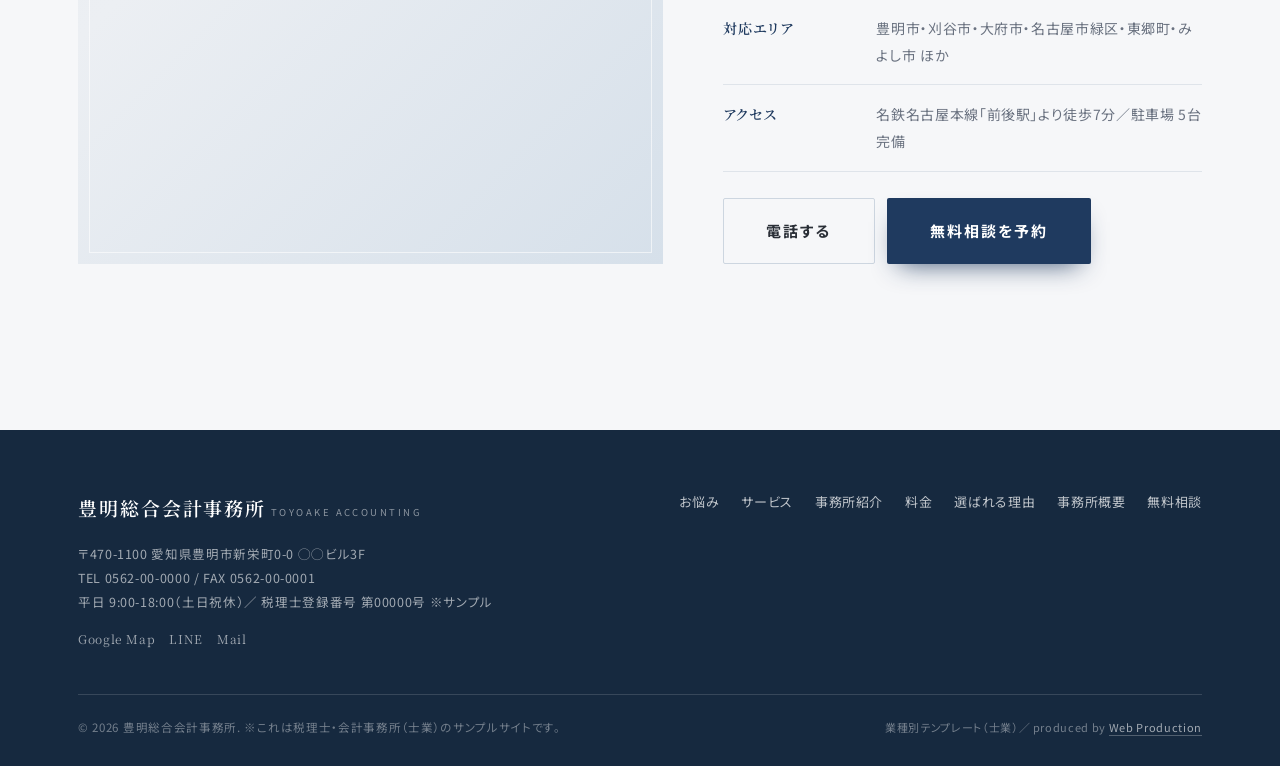
<file: tax-office/index.html>
<!DOCTYPE html>
<html lang="ja">
<!-- =========================================================
     業種別テンプレート（サンプル）｜税理士・会計事務所（士業）
     Web Production / templates/tax-office
     ※事務所名・写真・料金・住所・電話・代表者名・口コミはすべてダミー。
       <!- - TODO - -> マーカー箇所を実情報へ差し替えて納品。
     設計：①受け皿（信頼の器）②24時間営業マン（無料相談・問い合わせ導線）
          ③ローカルSEO基本（地域＋業種キーワード・JSON-LD）
     ========================================================= -->
<head>
<meta charset="UTF-8">
<meta name="viewport" content="width=device-width, initial-scale=1.0">
<!-- TODO: 地域名・事務所名を実情報へ（ローカルSEOの要） -->
<title>豊明市の税理士・会計事務所｜豊明総合会計事務所【初回相談無料】</title>
<meta name="description" content="愛知県豊明市の税理士・会計事務所「豊明総合会計事務所」。中小企業・個人事業主・創業者の税務顧問、確定申告、会社設立・創業支援、相続・事業承継をサポート。初めての方も安心、初回相談無料。お気軽にご相談ください。">
<meta name="keywords" content="豊明市,税理士,会計事務所,確定申告,税務顧問,会社設立,創業支援,相続,事業承継,記帳代行,愛知県">
<meta property="og:type" content="website">
<meta property="og:title" content="豊明市の税理士・会計事務所｜豊明総合会計事務所">
<meta property="og:description" content="愛知県豊明市の税理士・会計事務所。中小企業・個人事業主・創業者の身近なパートナー。税務顧問・確定申告・会社設立・相続。初回相談無料。">
<meta property="og:image" content="assets/ogp.jpg">
<meta name="theme-color" content="#1f3a5f">
<link rel="preconnect" href="https://fonts.googleapis.com">
<link rel="preconnect" href="https://fonts.gstatic.com" crossorigin>
<link href="https://fonts.googleapis.com/css2?family=Noto+Sans+JP:wght@400;500;700&family=Noto+Serif+JP:wght@500;600;700&display=swap" rel="stylesheet">
<link rel="stylesheet" href="style.css">
<!-- ローカルSEO：構造化データ（TODO: 実住所・電話・URL・営業時間・代表者名へ差し替え） -->
<script type="application/ld+json">
{
  "@context": "https://schema.org",
  "@type": "AccountingService",
  "name": "豊明総合会計事務所",
  "description": "愛知県豊明市の税理士・会計事務所。中小企業・個人事業主・創業者の税務顧問、確定申告、会社設立・創業支援、相続・事業承継をサポート。",
  "image": "assets/ogp.jpg",
  "url": "https://example.com/",
  "address": { "@type": "PostalAddress", "postalCode": "470-1100", "addressRegion": "愛知県", "addressLocality": "豊明市", "streetAddress": "新栄町0-0" },
  "telephone": "+81-562-00-0000",
  "email": "info@example.com",
  "priceRange": "¥¥",
  "areaServed": ["豊明市", "刈谷市", "大府市", "名古屋市緑区", "東郷町", "みよし市"],
  "founder": { "@type": "Person", "name": "豊明 太郎", "jobTitle": "代表税理士" },
  "openingHoursSpecification": [
    { "@type": "OpeningHoursSpecification", "dayOfWeek": ["Monday","Tuesday","Wednesday","Thursday","Friday"], "opens": "09:00", "closes": "18:00" }
  ]
}
</script>
</head>
<body>

<!-- ============================ ヘッダー ============================ -->
<header class="site-header">
  <div class="container header-inner">
    <a href="#" class="brand">
      <!-- TODO: ロゴ画像に差し替え可（暫定はSVGの建物アイコン） -->
      <span class="brand-mark" aria-hidden="true">
        <svg viewBox="0 0 24 24" fill="none" stroke="currentColor" stroke-width="1.5" stroke-linejoin="round"><path d="M4 21h16"/><path d="M5 21V8l7-4 7 4v13"/><path d="M9 21v-5h6v5"/><path d="M9 11h.01M15 11h.01"/></svg>
      </span>
      <span class="brand-text">
        <!-- TODO: 事務所名差し替え -->
        <span class="brand-jp">豊明総合会計事務所</span>
        <span class="brand-en">TOYOAKE ACCOUNTING</span>
      </span>
    </a>
    <nav class="gnav">
      <ul class="gnav-list">
        <li><a href="#worries">お悩み</a></li>
        <li><a href="#services">サービス</a></li>
        <li><a href="#concept">事務所紹介</a></li>
        <li><a href="#price">料金</a></li>
        <li><a href="#reasons">選ばれる理由</a></li>
        <li><a href="#access">事務所概要</a></li>
      </ul>
    </nav>
    <div class="header-actions">
      <!-- TODO: 電話番号差し替え -->
      <a href="tel:0562000000" class="header-tel">
        <span class="htel-num">0562-00-0000</span>
        <span class="htel-label">平日 9:00 - 18:00</span>
      </a>
      <a href="#reserve" class="btn btn-primary header-cta">無料相談</a>
    </div>
  </div>
</header>

<!-- ============================ ヒーロー（信頼の整然エディトリアル） ============================ -->
<section class="hero">
  <span class="hero-bg" aria-hidden="true">信頼</span>
  <div class="container hero-inner">
    <p class="hero-eyebrow">
      <span class="he-idx">01</span>
      <span class="he-jp">愛知県豊明市の税理士・会計事務所</span>
      <span class="he-en">CERTIFIED TAX ACCOUNTANT ｜ TOYOAKE</span>
    </p>
    <h1 class="hero-title">税金の不安を、<br><span class="em">安心</span>に。</h1>
    <div class="hero-lead">
      <p class="hero-sub">
        「何から相談すればいいか分からない」——そんな方こそ、お気軽に。
        豊明の地で、経営者一人ひとりに寄り添う税理士事務所です。
        専門用語は使わず、数字の先にある「経営」を一緒に考えます。
      </p>
      <div class="hero-actions">
        <a href="#reserve" class="btn btn-primary btn-lg">初回相談を予約する（無料）</a>
        <a href="#services" class="btn btn-outline btn-lg">サービスを見る</a>
      </div>
    </div>
  </div>
  <!-- 抑えた全幅バンド：唯一の"画"。ネイビー薄オーバーレイで端正に -->
  <div class="hero-band">
    <!-- TODO: 事務所外観・代表・面談風景などの写真に差し替え -->
    <img src="assets/hero-office.jpg" alt="落ち着いた会計事務所の面談スペース・事務所の様子" loading="lazy">
    <div class="container hero-band-cap">
      <span class="hbc-line" aria-hidden="true"></span>
      <p class="hbc-text">中小企業 ・ 個人事業主 ・ 創業者の、身近なパートナー。</p>
    </div>
  </div>
  <!-- 数字で見る：既存コピーの数値を端正に大きく -->
  <div class="hero-stats">
    <div class="container hero-stats-grid">
      <div class="hstat">
        <span class="hstat-label">Since</span>
        <span class="hstat-num">2008</span>
        <span class="hstat-cap">豊明で歩んで15年</span>
      </div>
      <div class="hstat">
        <span class="hstat-label">顧問先</span>
        <span class="hstat-num">200<small>社超</small></span>
        <span class="hstat-cap">地域の経営を支える</span>
      </div>
      <div class="hstat">
        <span class="hstat-label">初回相談</span>
        <span class="hstat-num">0<small>円</small></span>
        <span class="hstat-cap">お見積りも無料</span>
      </div>
      <div class="hstat">
        <span class="hstat-label">創業支援</span>
        <span class="hstat-num">多数<small>の実績</small></span>
        <span class="hstat-cap">融資・補助金まで伴走</span>
      </div>
    </div>
  </div>
</section>

<!-- ============================ こんなお悩みありませんか ============================ -->
<section class="section worries" id="worries">
  <div class="container">
    <div class="section-head center">
      <p class="sec-eyebrow">Worries</p>
      <h2 class="sec-title">こんなお悩み、<br>ありませんか？</h2>
      <p class="sec-lead">税金や経理のことは、つい後回しになりがち。<br>でも、早めのご相談が、いちばんの節税・安心につながります。</p>
    </div>
    <!-- TODO: お悩み項目は業種・ターゲットに合わせて差し替え可 -->
    <div class="worries-grid">
      <div class="worry-card">
        <div class="worry-check" aria-hidden="true">
          <svg viewBox="0 0 24 24" fill="none" stroke="currentColor" stroke-width="1.6" stroke-linecap="round" stroke-linejoin="round"><path d="M12 8v5"/><circle cx="12" cy="16.5" r="0.6" fill="currentColor"/><circle cx="12" cy="12" r="9"/></svg>
        </div>
        <p class="worry-text"><span class="q">確定申告</span>が毎年ギリギリ。本業が忙しくて、領収書の山に手がつけられない。</p>
      </div>
      <div class="worry-card">
        <div class="worry-check" aria-hidden="true">
          <svg viewBox="0 0 24 24" fill="none" stroke="currentColor" stroke-width="1.6" stroke-linecap="round" stroke-linejoin="round"><path d="M12 8v5"/><circle cx="12" cy="16.5" r="0.6" fill="currentColor"/><circle cx="12" cy="12" r="9"/></svg>
        </div>
        <p class="worry-text">今の税理士さんに<span class="q">何でも相談</span>しづらい。もっと親身に話を聞いてほしい。</p>
      </div>
      <div class="worry-card">
        <div class="worry-check" aria-hidden="true">
          <svg viewBox="0 0 24 24" fill="none" stroke="currentColor" stroke-width="1.6" stroke-linecap="round" stroke-linejoin="round"><path d="M12 8v5"/><circle cx="12" cy="16.5" r="0.6" fill="currentColor"/><circle cx="12" cy="12" r="9"/></svg>
        </div>
        <p class="worry-text">これから<span class="q">起業・会社設立</span>したいけど、お金や手続きのことが何も分からない。</p>
      </div>
      <div class="worry-card">
        <div class="worry-check" aria-hidden="true">
          <svg viewBox="0 0 24 24" fill="none" stroke="currentColor" stroke-width="1.6" stroke-linecap="round" stroke-linejoin="round"><path d="M12 8v5"/><circle cx="12" cy="16.5" r="0.6" fill="currentColor"/><circle cx="12" cy="12" r="9"/></svg>
        </div>
        <p class="worry-text">ちゃんと<span class="q">節税</span>できているのか不安。もっと手元にお金を残す方法を知りたい。</p>
      </div>
      <div class="worry-card">
        <div class="worry-check" aria-hidden="true">
          <svg viewBox="0 0 24 24" fill="none" stroke="currentColor" stroke-width="1.6" stroke-linecap="round" stroke-linejoin="round"><path d="M12 8v5"/><circle cx="12" cy="16.5" r="0.6" fill="currentColor"/><circle cx="12" cy="12" r="9"/></svg>
        </div>
        <p class="worry-text"><span class="q">融資・補助金</span>を受けたいが、事業計画書や決算書の作り方が分からない。</p>
      </div>
      <div class="worry-card">
        <div class="worry-check" aria-hidden="true">
          <svg viewBox="0 0 24 24" fill="none" stroke="currentColor" stroke-width="1.6" stroke-linecap="round" stroke-linejoin="round"><path d="M12 8v5"/><circle cx="12" cy="16.5" r="0.6" fill="currentColor"/><circle cx="12" cy="12" r="9"/></svg>
        </div>
        <p class="worry-text"><span class="q">相続・事業承継</span>がそろそろ心配。何から準備すればいいのか見当もつかない。</p>
      </div>
    </div>
    <div class="worries-bridge">
      <p>その<span class="em">「分からない」「不安」</span>、<br>まるごとお任せください。</p>
      <p class="wb-sub">一つでも当てはまったら、まずは無料相談で気軽にお話を。</p>
    </div>
  </div>
</section>

<!-- ============================ サービス（対応業務） ============================ -->
<section class="section services" id="services">
  <div class="container">
    <div class="section-head center">
      <p class="sec-eyebrow">Services</p>
      <h2 class="sec-title">サービス・対応業務</h2>
      <p class="sec-lead">記帳代行から経営の相談まで、お金まわりはまるごとサポート。<br>事業の規模・段階に合わせて、必要なところだけのご依頼も歓迎です。</p>
    </div>
    <!-- TODO: 取扱い業務・対応内容を事務所の実態へ差し替え -->
    <div class="services-grid">
      <article class="service-card">
        <span class="service-num">01</span>
        <div class="service-icon" aria-hidden="true">
          <svg viewBox="0 0 24 24" fill="none" stroke="currentColor" stroke-width="1.4" stroke-linejoin="round" stroke-linecap="round"><path d="M9 3h9a1 1 0 0 1 1 1v16a1 1 0 0 1-1 1H6a1 1 0 0 1-1-1V7z"/><path d="M9 3v4H5"/><path d="M8 12h7M8 15.5h7M8 9h3"/></svg>
        </div>
        <h3 class="service-name">税務顧問・記帳代行<small>TAX ADVISORY</small></h3>
        <p class="service-text">毎月の記帳・試算表のチェックから、節税のご提案、決算・申告まで。経営者の「もう一人の右腕」として、数字の面から事業を支えます。クラウド会計の導入支援も。</p>
        <div class="service-tags"><span>月次顧問</span><span>記帳代行</span><span>決算・申告</span><span>節税相談</span></div>
      </article>
      <article class="service-card">
        <span class="service-num">02</span>
        <div class="service-icon" aria-hidden="true">
          <svg viewBox="0 0 24 24" fill="none" stroke="currentColor" stroke-width="1.4" stroke-linejoin="round" stroke-linecap="round"><path d="M7 3h10a1 1 0 0 1 1 1v16a1 1 0 0 1-1 1H7a1 1 0 0 1-1-1V4a1 1 0 0 1 1-1z"/><path d="M9 7h6M9 10h6"/><rect x="9" y="13" width="2.2" height="2.2"/><rect x="13" y="13" width="2.2" height="2.2"/><rect x="9" y="16.5" width="2.2" height="2.2"/></svg>
        </div>
        <h3 class="service-name">確定申告・個人事業<small>TAX RETURN</small></h3>
        <p class="service-text">個人事業主・フリーランス・副業の方の確定申告を、まるごと代行。インボイス・消費税の対応もおまかせ。「何が経費になる？」といった素朴な疑問にも丁寧にお答えします。</p>
        <div class="service-tags"><span>確定申告</span><span>青色申告</span><span>インボイス</span><span>消費税</span></div>
      </article>
      <article class="service-card">
        <span class="service-num">03</span>
        <div class="service-icon" aria-hidden="true">
          <svg viewBox="0 0 24 24" fill="none" stroke="currentColor" stroke-width="1.4" stroke-linejoin="round" stroke-linecap="round"><path d="M12 3v3"/><path d="M5.5 6.5 7.6 8.6"/><path d="M18.5 6.5 16.4 8.6"/><path d="M12 21a6 6 0 0 0 6-6c0-3-2-4.5-2-7H8c0 2.5-2 4-2 7a6 6 0 0 0 6 6z"/><path d="M10 21h4"/></svg>
        </div>
        <h3 class="service-name">会社設立・創業支援<small>START-UP</small></h3>
        <p class="service-text">これから起業する方を、設立手続きから資金調達まで一貫サポート。融資（日本政策金融公庫など）・補助金の事業計画づくりもお手伝い。失敗しないスタートを、隣で伴走します。</p>
        <div class="service-tags"><span>会社設立</span><span>創業融資</span><span>補助金</span><span>事業計画</span></div>
      </article>
      <article class="service-card">
        <span class="service-num">04</span>
        <div class="service-icon" aria-hidden="true">
          <svg viewBox="0 0 24 24" fill="none" stroke="currentColor" stroke-width="1.4" stroke-linejoin="round" stroke-linecap="round"><path d="M12 3l8 4v5c0 5-3.5 8-8 9-4.5-1-8-4-8-9V7l8-4z"/><path d="M9 12h6M12 9v6"/></svg>
        </div>
        <h3 class="service-name">相続・事業承継<small>INHERITANCE</small></h3>
        <p class="service-text">相続税の申告・生前対策から、ご家族・後継者への円満な事業承継まで。「争続（あらそうぞく）」にしないために、早めの準備を税理士がトータルでサポートします。初回のご相談は無料です。</p>
        <div class="service-tags"><span>相続税申告</span><span>生前対策</span><span>事業承継</span><span>株価対策</span></div>
      </article>
    </div>
  </div>
</section>

<!-- ============================ 事務所紹介・代表ごあいさつ ============================ -->
<section class="section concept" id="concept">
  <div class="container concept-inner">
    <div class="concept-visual">
      <!-- TODO: 代表税理士の人物写真・事務所内観などに差し替え -->
      <img src="assets/director.jpg" alt="穏やかな表情で相談に応じる代表税理士" loading="lazy">
    </div>
    <div class="concept-body">
      <div class="section-head">
        <p class="sec-eyebrow">Message</p>
        <h2 class="sec-title">数字の先にある、<br>あなたの「経営」を。</h2>
      </div>
      <p><span class="lead-em">税理士は、申告書を作るだけの人ではありません。</span></p>
      <p>
        豊明総合会計事務所は、豊明の地で15年、地域の中小企業・個人事業主の
        みなさまと歩んでまいりました。私たちが大切にしているのは、
        ただ正確に税務を処理することではなく、その数字の先にある
        「経営をよくする」「夢をかたちにする」お手伝いをすること。
      </p>
      <p>
        だからこそ、難しい専門用語は使いません。経営者と同じ目線で、
        わからないことは何でも聞ける、気軽に相談できる存在でありたい。
        「この事務所に頼んでよかった」——そう言っていただける関係を、
        一社一社、丁寧に築いてまいります。
      </p>
      <p class="concept-sign">
        <span class="cs-role">代表税理士</span>
        <span class="cs-name">豊明 太郎</span>
        <small>※サンプル。代表者名・肩書・経歴は差し替え可</small>
      </p>
      <!-- TODO: 保有資格・登録番号・所属を実情報へ差し替え -->
      <div class="concept-creds">
        <span>税理士登録番号 第00000号</span>
        <span>東海税理士会 所属</span>
        <span>認定経営革新等支援機関</span>
      </div>
    </div>
  </div>
</section>

<!-- ============================ 流れる帯（マーキー） ============================ -->
<div class="marquee" aria-hidden="true">
  <div class="marquee-track">
    <span>豊明総合会計事務所</span><span class="marquee-dot">✦</span><span>税務顧問</span><span class="marquee-dot">✦</span><span>確定申告</span><span class="marquee-dot">✦</span><span>会社設立・創業支援</span><span class="marquee-dot">✦</span><span>相続・事業承継</span><span class="marquee-dot">✦</span><span>初回相談無料</span><span class="marquee-dot">✦</span>
    <span>豊明総合会計事務所</span><span class="marquee-dot">✦</span><span>税務顧問</span><span class="marquee-dot">✦</span><span>確定申告</span><span class="marquee-dot">✦</span><span>会社設立・創業支援</span><span class="marquee-dot">✦</span><span>相続・事業承継</span><span class="marquee-dot">✦</span><span>初回相談無料</span><span class="marquee-dot">✦</span>
  </div>
</div>

<!-- ============================ 料金 ============================ -->
<section class="section price" id="price">
  <div class="container">
    <div class="section-head center">
      <p class="sec-eyebrow">Price</p>
      <h2 class="sec-title">明朗な料金プラン</h2>
      <p class="sec-lead">「いくらかかるか分からない」を、なくします。<br>事業の規模に合わせた分かりやすい料金で、追加費用は事前に必ずご説明します。</p>
    </div>
    <!-- TODO: 料金はサンプル。実際の顧問料・プラン内容に差し替え（価格非表示にも対応可） -->
    <div class="price-grid">
      <div class="price-card">
        <p class="price-name">スポット申告プラン</p>
        <p class="price-target">個人事業主・フリーランス向け</p>
        <p class="price-amount"><span class="yen">¥</span><span class="num">55,000</span></p>
        <p class="price-unit">／ 確定申告 1回（税込）〜</p>
        <ul class="price-list">
          <li>確定申告書の作成・提出</li>
          <li>青色申告決算書の作成</li>
          <li>消費税・インボイス対応</li>
          <li>節税のワンポイントアドバイス</li>
        </ul>
      </div>
      <div class="price-card featured">
        <span class="price-badge">いちばん人気</span>
        <p class="price-name">月次顧問プラン</p>
        <p class="price-target">中小企業・法人向け</p>
        <p class="price-amount"><span class="yen">¥</span><span class="num">22,000</span></p>
        <p class="price-unit">／ 月（税込）〜 ＋ 決算料</p>
        <ul class="price-list">
          <li>毎月の記帳チェック・試算表</li>
          <li>決算・法人税申告</li>
          <li>節税・資金繰りのご相談</li>
          <li>クラウド会計の導入支援</li>
          <li>電話・メール相談 何度でも無料</li>
        </ul>
      </div>
      <div class="price-card">
        <p class="price-name">創業支援プラン</p>
        <p class="price-target">これから起業する方向け</p>
        <p class="price-amount"><span class="yen">¥</span><span class="num">110,000</span></p>
        <p class="price-unit">／ 一式（税込）〜</p>
        <ul class="price-list">
          <li>会社設立手続きのサポート</li>
          <li>創業融資の事業計画作成支援</li>
          <li>補助金・助成金のご案内</li>
          <li>設立後3ヶ月の経理サポート</li>
        </ul>
      </div>
    </div>
    <p class="price-note">
      ※ 上記はすべて<b>サンプル料金</b>です。実際の料金・プラン内容に差し替えてご納品します。<br>
      売上規模・記帳量・訪問頻度により変動します。お見積りは無料、しつこい営業は一切いたしません。
    </p>
  </div>
</section>

<!-- ============================ 選ばれる理由 ============================ -->
<section class="section reasons" id="reasons">
  <div class="container">
    <div class="section-head center">
      <p class="sec-eyebrow">Reasons</p>
      <h2 class="sec-title">選ばれる5つの理由</h2>
      <p class="sec-lead">数ある税理士事務所の中から、豊明総合会計事務所が選ばれているわけ。</p>
    </div>
    <!-- TODO: 自事務所の強みに合わせて理由を差し替え -->
    <div class="reasons-list">
      <article class="reason-item">
        <div class="reason-num"><span class="rn-label">REASON</span><span class="rn-no">1</span></div>
        <div class="reason-body">
          <h3>専門用語を使わない、<span class="accent">分かりやすい説明</span></h3>
          <p>「先生の話が難しくて…」を、なくします。経営者と同じ言葉で、図や具体例を交えながら、納得いただけるまで丁寧にご説明します。質問は何度でも歓迎です。</p>
        </div>
      </article>
      <article class="reason-item">
        <div class="reason-num"><span class="rn-label">REASON</span><span class="rn-no">2</span></div>
        <div class="reason-body">
          <h3>レスポンスが早い、<span class="accent">何でも相談できる</span></h3>
          <p>「こんなこと聞いていいのかな」も大丈夫。電話・メール・チャットでお気軽に。顧問のお客様からのご相談には、原則として当日〜翌営業日にお返事します。</p>
        </div>
      </article>
      <article class="reason-item">
        <div class="reason-num"><span class="rn-label">REASON</span><span class="rn-no">3</span></div>
        <div class="reason-body">
          <h3>節税だけでなく、<span class="accent">経営のアドバイス</span>まで</h3>
          <p>税金を減らすことだけが目的ではありません。資金繰り、利益計画、融資、事業の将来まで。数字を経営に活かす視点で、社長の意思決定を後押しします。</p>
        </div>
      </article>
      <article class="reason-item">
        <div class="reason-num"><span class="rn-label">REASON</span><span class="rn-no">4</span></div>
        <div class="reason-body">
          <h3>クラウド会計に強い、<span class="accent">経理がラクになる</span></h3>
          <p>freee・マネーフォワード等のクラウド会計の導入から運用まで支援。面倒な経理業務を効率化し、社長が本業に集中できる仕組みづくりをサポートします。</p>
        </div>
      </article>
      <article class="reason-item">
        <div class="reason-num"><span class="rn-label">REASON</span><span class="rn-no">5</span></div>
        <div class="reason-body">
          <h3>豊明・地元密着、<span class="accent">顔の見える安心感</span></h3>
          <p>地域に根ざして15年。豊明市・刈谷市・大府市・名古屋市緑区を中心に、いつでも会いに行ける距離で、地元の事情を踏まえた身近なサポートをお約束します。</p>
        </div>
      </article>
    </div>
  </div>
</section>

<!-- ============================ お客様の声 ============================ -->
<section class="section voice">
  <div class="container">
    <div class="section-head center">
      <p class="sec-eyebrow">Voice</p>
      <h2 class="sec-title">お客様の声</h2>
      <p class="sec-lead">Googleクチコミ ★4.9（※サンプル）。顧問先のみなさまから、うれしい言葉。</p>
    </div>
    <!-- TODO: 実際のお客様の声・アンケートに差し替え（Googleクチコミ連携が効果的） -->
    <div class="voice-grid">
      <article class="voice-card">
        <div class="voice-stars">★★★★★</div>
        <p class="voice-text">起業前で右も左も分からない私に、融資の事業計画から本当に親身にのってくださいました。おかげで希望どおりの創業融資が通り、安心してスタートできました。</p>
        <p class="voice-author"><b>飲食業・40代</b>会社設立・創業融資</p>
      </article>
      <article class="voice-card">
        <div class="voice-stars">★★★★★</div>
        <p class="voice-text">前の税理士さんは年1回会うだけでしたが、こちらは毎月きちんと数字を見て、節税も提案してくれます。質問にもすぐ答えてくれて、経営の心強い味方です。</p>
        <p class="voice-author"><b>建設業・法人</b>月次顧問契約</p>
      </article>
      <article class="voice-card">
        <div class="voice-stars">★★★★★</div>
        <p class="voice-text">確定申告がいつも憂うつでしたが、丸ごとお任せできて本当に助かっています。「これは経費になりますよ」と教えてもらえて、想像より税金も抑えられました。</p>
        <p class="voice-author"><b>フリーランス・30代</b>確定申告</p>
      </article>
    </div>
  </div>
</section>

<!-- ============================ 無料相談 CTA ============================ -->
<section class="section reserve" id="reserve">
  <div class="container reserve-inner">
    <p class="reserve-eyebrow">Free Consultation</p>
    <h2 class="reserve-title">まずは、初回無料相談から。</h2>
    <p class="reserve-sub">
      「こんなこと相談していいのかな」——どうぞ、ご遠慮なく。
      税務・会計・経営のお悩みを、経験豊富な税理士がじっくりお伺いします。
      無理な勧誘は一切いたしません。<br>
      ご相談はオンライン（Zoom）でも、ご来所でも承ります。
    </p>
    <div class="reserve-actions">
      <!-- TODO: 予約フォームURL・メールアドレス・LINE URLを差し替え -->
      <a href="#" class="btn btn-ghost-light btn-lg">相談予約フォーム</a>
      <a href="mailto:info@example.com" class="btn btn-ghost-light btn-lg">メールで相談</a>
      <a href="#" class="btn btn-line btn-lg">LINEで相談</a>
    </div>
    <div class="reserve-tel">
      <span class="rt-label">お電話でのご相談・ご予約はこちら</span>
      <!-- TODO: 電話番号差し替え -->
      <a href="tel:0562000000" class="rt-num">0562-00-0000</a>
      <span class="rt-hours">受付時間 平日 9:00〜18:00（土日祝休）</span>
    </div>
    <p class="reserve-note">＼ 初めての方も安心。初回のご相談は無料、お見積りも無料です ／</p>
  </div>
</section>

<!-- ============================ 事務所概要・アクセス ============================ -->
<section class="section access" id="access">
  <div class="container">
    <div class="section-head center">
      <p class="sec-eyebrow">Access</p>
      <h2 class="sec-title">事務所概要・アクセス</h2>
    </div>
    <div class="access-inner">
      <div class="access-map">
        <!-- TODO: Googleマップ埋め込み（iframe）に差し替え -->
        <div class="ph" role="img" aria-label="Google マップが入ります">
          <svg class="ph-mark" viewBox="0 0 24 24" fill="none" stroke="currentColor" stroke-width="1.3"><path d="M12 21s7-6.5 7-11a7 7 0 1 0-14 0c0 4.5 7 11 7 11z"/><circle cx="12" cy="10" r="2.5"/></svg>
          <span class="ph-text">Google Map</span>
        </div>
      </div>
      <div class="access-info">
        <!-- TODO: 事務所情報を実情報へ差し替え -->
        <table class="access-table">
          <tbody>
            <tr><th>事務所名</th><td>豊明総合会計事務所</td></tr>
            <tr><th>代表者</th><td>代表税理士　豊明 太郎</td></tr>
            <tr><th>所在地</th><td>〒470-1100<br>愛知県豊明市新栄町0-0　◯◯ビル3F</td></tr>
            <tr><th>電話</th><td><a href="tel:0562000000">0562-00-0000</a></td></tr>
            <tr><th>FAX</th><td>0562-00-0001</td></tr>
            <tr><th>メール</th><td>info@example.com</td></tr>
            <tr><th>営業時間</th><td>平日 9:00〜18:00（時間外・休日は事前予約で対応可）</td></tr>
            <tr><th>定休日</th><td>土曜・日曜・祝日</td></tr>
            <tr><th>業務内容</th><td>税務顧問・記帳代行・確定申告・会社設立・創業/融資支援・相続/事業承継</td></tr>
            <tr><th>対応エリア</th><td>豊明市・刈谷市・大府市・名古屋市緑区・東郷町・みよし市 ほか</td></tr>
            <tr><th>アクセス</th><td>名鉄名古屋本線「前後駅」より徒歩7分／駐車場 5台完備</td></tr>
          </tbody>
        </table>
        <div class="access-actions">
          <a href="tel:0562000000" class="btn btn-outline">電話する</a>
          <a href="#reserve" class="btn btn-primary">無料相談を予約</a>
        </div>
      </div>
    </div>
  </div>
</section>

<!-- ============================ フッター ============================ -->
<footer class="site-footer">
  <div class="container">
    <div class="footer-inner">
      <div class="footer-brand">
        <span class="brand-jp">豊明総合会計事務所</span>
        <span class="brand-en">TOYOAKE ACCOUNTING</span>
        <!-- TODO: 事務所情報を実情報へ差し替え -->
        <p class="faddr">〒470-1100 愛知県豊明市新栄町0-0 ◯◯ビル3F<br>TEL 0562-00-0000 / FAX 0562-00-0001<br>平日 9:00-18:00（土日祝休）／ 税理士登録番号 第00000号 ※サンプル</p>
        <div class="footer-sns">
          <a href="#">Google Map</a>
          <a href="#">LINE</a>
          <a href="mailto:info@example.com">Mail</a>
        </div>
      </div>
      <nav class="footer-nav">
        <a href="#worries">お悩み</a>
        <a href="#services">サービス</a>
        <a href="#concept">事務所紹介</a>
        <a href="#price">料金</a>
        <a href="#reasons">選ばれる理由</a>
        <a href="#access">事務所概要</a>
        <a href="#reserve">無料相談</a>
      </nav>
    </div>
    <div class="footer-bottom">
      <p class="footer-copy">&copy; <span id="year">2026</span> 豊明総合会計事務所. ※これは税理士・会計事務所（士業）のサンプルサイトです。</p>
      <p class="footer-credit">業種別テンプレート（士業）／ produced by <a href="#">Web Production</a></p>
    </div>
  </div>
</footer>

<script>
  if (location.search.includes('still')) document.documentElement.classList.add('no-anim');
  document.getElementById('year').textContent = new Date().getFullYear();
  // スクロールイン（セクション単位）
  const io = new IntersectionObserver((es) => {
    es.forEach((e) => { if (e.isIntersecting) { e.target.classList.add('in'); io.unobserve(e.target); } });
  }, { threshold: 0.12, rootMargin: '0px 0px -8% 0px' });
  document.querySelectorAll('.section').forEach((el) => { el.classList.add('reveal'); io.observe(el); });

  // カード群を順番に出す（stagger）
  document.querySelectorAll('.worries-grid, .services-grid, .price-grid, .reasons-list, .voice-grid').forEach((grid) => {
    [...grid.children].forEach((c, i) => { c.style.setProperty('--d', (i * 0.08) + 's'); c.classList.add('stagger'); });
  });

  // ヘッダー：スクロールで影
  const header = document.querySelector('.site-header');
  addEventListener('scroll', () => { header.classList.toggle('scrolled', scrollY > 20); }, { passive: true });

  // ヒーロー画像のパララックス（登場アニメ後に作動／no-anim時は無効）
  setTimeout(() => {
    const hv = document.querySelector('.hero-visual');
    if (hv && !document.documentElement.classList.contains('no-anim')) {
      addEventListener('scroll', () => {
        const y = Math.max(0, Math.min(scrollY, innerHeight));
        hv.style.transform = 'translate3d(0,' + (y * 0.05).toFixed(1) + 'px,0)';
      }, { passive: true });
    }
  }, 1700);
</script>
</body>
</html>
</file>
<file: construction/style.css>
/* =========================================================
   業種別テンプレート ─ 工務店（注文住宅・リフォーム・外構）
   Web Production / 蓄積テンプレ資産
   設計：①受け皿（信頼の器）②24時間営業マン（資料請求・相談予約導線）
        ③ローカルSEO基本（地域＋業種）
   配色：生成り × 木茶 × モスグリーン × 墨（自然素材・あたたかみ・誠実）
   ========================================================= */

:root {
  --base:        #f3eee3;  /* 生成り */
  --base-2:      #ece4d4;  /* 生成り淡 */
  --paper:       #faf7f0;  /* 白に近い生成り */
  --kraft:       #e3d7c2;  /* クラフト */
  --kraft-deep:  #cdbb9c;  /* クラフト濃 */
  --wood:        #8a6240;  /* 木茶 */
  --wood-deep:   #6f4d31;  /* 木茶濃 */
  --wood-soft:   #e0cfb9;  /* 木茶淡 */
  --moss:        #5f6f4e;  /* モスグリーン */
  --moss-deep:   #495640;  /* モスグリーン濃 */
  --moss-soft:   #d9ddca;  /* モスグリーン淡 */
  --ink:         #2c2824;  /* 墨 */
  --gray:        #76705f;  /* 落ち着いたグレー */
  --gray-soft:   #a39c8b;
  --line:        #ddd2bd;

  --serif-jp: "Noto Serif JP", "Hiragino Mincho ProN", "Yu Mincho", serif;
  --sans-jp:  "Noto Sans JP", "Hiragino Sans", "Yu Gothic", sans-serif;

  --maxw: 1140px;
  --shadow: 0 22px 60px -28px rgba(44, 40, 36, 0.46);
  --shadow-soft: 0 12px 36px -18px rgba(44, 40, 36, 0.24);
}

* { box-sizing: border-box; margin: 0; padding: 0; }
html { scroll-behavior: smooth; }

body {
  font-family: var(--sans-jp);
  color: var(--ink);
  background: var(--base);
  line-height: 1.9;
  font-feature-settings: "palt";
  letter-spacing: 0.04em;
  -webkit-font-smoothing: antialiased;
  -moz-osx-font-smoothing: grayscale;
}

a { color: inherit; text-decoration: none; }
img { display: block; max-width: 100%; }
ul { list-style: none; }

.container { width: 100%; max-width: var(--maxw); margin: 0 auto; padding: 0 28px; }

/* ---------- 見出し共通 ---------- */
.sec-eyebrow {
  font-family: var(--serif-jp);
  font-size: 13px;
  font-weight: 600;
  letter-spacing: 0.28em;
  color: var(--wood);
  text-transform: uppercase;
  margin-bottom: 14px;
}
.sec-eyebrow::before {
  content: ""; display: inline-block;
  width: 26px; height: 1px; background: var(--moss);
  vertical-align: middle; margin-right: 12px; margin-bottom: 5px;
}
.sec-title {
  font-family: var(--serif-jp);
  font-weight: 600;
  font-size: clamp(24px, 3.6vw, 36px);
  line-height: 1.55;
  letter-spacing: 0.08em;
  color: var(--ink);
}
.sec-lead { margin-top: 20px; font-size: 15px; color: var(--gray); line-height: 2; }
.section-head { margin-bottom: clamp(40px, 5vw, 64px); }
.section-head.center { text-align: center; }
.section-head.center .sec-eyebrow::before { display: none; }
.section-head.center .sec-lead { max-width: 620px; margin-left: auto; margin-right: auto; }

.section { padding: clamp(72px, 10vw, 130px) 0; }

/* ---------- 写真プレースホルダ ---------- */
.ph {
  position: relative;
  width: 100%; height: 100%;
  min-height: 180px;
  display: flex;
  flex-direction: column;
  align-items: center;
  justify-content: center;
  gap: 12px;
  background:
    linear-gradient(135deg, var(--kraft) 0%, var(--base-2) 45%, var(--wood-soft) 100%);
  color: var(--wood-deep);
  overflow: hidden;
}
.ph::after {
  content: "";
  position: absolute; inset: 11px;
  border: 1px solid rgba(255, 255, 255, 0.55);
  pointer-events: none;
}
.ph-mark { width: 40px; height: 40px; opacity: 0.72; }
.ph-text {
  font-family: var(--serif-jp);
  font-size: 11px;
  letter-spacing: 0.24em;
  text-transform: uppercase;
  opacity: 0.82;
}
.ph-tag {
  position: absolute; top: 12px; left: 12px; z-index: 4;
  font-family: var(--sans-jp); font-size: 10.5px; font-weight: 700;
  letter-spacing: 0.1em;
  color: #fff; background: rgba(95, 111, 78, 0.86);
  padding: 5px 12px; border-radius: 2px;
}

/* ---------- ボタン ---------- */
.btn {
  display: inline-flex; align-items: center; justify-content: center; gap: 10px;
  font-family: var(--sans-jp); font-weight: 700; font-size: 14.5px;
  letter-spacing: 0.1em;
  padding: 16px 34px;
  border: 1px solid transparent;
  border-radius: 2px;
  cursor: pointer;
  transition: transform .25s ease, box-shadow .25s ease, background .25s, color .25s;
}
.btn-primary { background: var(--wood); color: #fff; box-shadow: 0 12px 26px -12px rgba(111, 77, 49, 0.85); }
.btn-primary:hover { background: var(--wood-deep); transform: translateY(-2px); }
.btn-moss { background: var(--moss); color: #fff; box-shadow: 0 12px 26px -12px rgba(73, 86, 64, 0.8); }
.btn-moss:hover { background: var(--moss-deep); transform: translateY(-2px); }
.btn-line { background: #06C755; color: #fff; }
.btn-line:hover { transform: translateY(-2px); box-shadow: 0 12px 26px -12px rgba(6, 199, 85, 0.7); }
.btn-outline { background: transparent; color: var(--ink); border-color: var(--kraft-deep); }
.btn-outline:hover { border-color: var(--wood); color: var(--wood-deep); }
.btn-ghost-light { background: rgba(255,255,255,0.12); color: #fff; border-color: rgba(255,255,255,0.5); }
.btn-ghost-light:hover { background: #fff; color: var(--wood-deep); }
.btn-lg { padding: 18px 44px; font-size: 15.5px; }

/* =========================================================
   ヘッダー
   ========================================================= */
.site-header {
  position: sticky; top: 0; z-index: 60;
  background: rgba(243, 238, 227, 0.9);
  backdrop-filter: blur(12px) saturate(1.1);
  border-bottom: 1px solid var(--line);
}
.header-inner { display: flex; align-items: center; justify-content: space-between; height: 78px; }
.brand { display: flex; align-items: center; gap: 12px; line-height: 1.2; }
.brand-mark {
  width: 34px; height: 34px; flex: 0 0 34px;
  border: 1.5px solid var(--wood); border-radius: 3px;
  display: flex; align-items: center; justify-content: center;
  color: var(--wood);
}
.brand-mark svg { width: 19px; height: 19px; }
.brand-text { line-height: 1.25; }
.brand-jp {
  font-family: var(--serif-jp);
  font-size: 19px; font-weight: 600; letter-spacing: 0.14em;
  color: var(--ink);
}
.brand-en { font-size: 9.5px; letter-spacing: 0.3em; color: var(--gray); margin-top: 3px; }
.gnav-list { display: flex; gap: 22px; }
.gnav-list a { font-size: 13px; font-weight: 600; letter-spacing: 0.04em; color: var(--ink); transition: color .2s; white-space: nowrap; }
.gnav-list a:hover { color: var(--wood); }
.header-actions { display: flex; align-items: center; gap: 16px; }
.header-tel { text-align: right; line-height: 1.25; white-space: nowrap; }
.header-tel .htel-num { font-family: var(--serif-jp); font-size: 18px; font-weight: 600; letter-spacing: 0.02em; color: var(--ink); }
.header-tel .htel-label { font-size: 9px; letter-spacing: 0.12em; color: var(--gray); }
.header-cta { white-space: nowrap; }
.header-cta { padding: 12px 22px; font-size: 12.5px; }
.nav-toggle { display: none; }

/* =========================================================
   ヒーロー
   ========================================================= */
.hero { position: relative; overflow: hidden; background: linear-gradient(160deg, var(--base) 0%, var(--base-2) 58%, var(--kraft) 100%); }
.hero-bg {
  position: absolute; right: -2%; top: 10%;
  font-family: var(--serif-jp);
  font-size: clamp(96px, 20vw, 280px);
  font-weight: 700;
  color: #fff; opacity: 0.42;
  letter-spacing: 0.04em; line-height: 1;
  pointer-events: none; user-select: none;
  writing-mode: vertical-rl;
}
.hero-inner {
  position: relative; z-index: 2;
  display: grid; grid-template-columns: 1.05fr 0.95fr; gap: 56px;
  align-items: center;
  min-height: 86vh;
  padding: 60px 0;
}
.hero-copy { max-width: 560px; }
.hero-eyebrow {
  font-family: var(--serif-jp);
  font-size: 14px; letter-spacing: 0.16em; color: var(--wood); margin-bottom: 22px;
}
.hero-eyebrow span { display:block; font-family: var(--sans-jp); font-size: 11px; letter-spacing: 0.3em; color: var(--gray); margin-top: 8px; }
.hero-title {
  font-family: var(--serif-jp);
  font-weight: 600;
  font-size: clamp(30px, 4.8vw, 52px);
  line-height: 1.6;
  letter-spacing: 0.08em;
  color: var(--ink);
}
.hero-title .em { color: var(--wood-deep); }
.hero-sub { margin-top: 28px; font-size: 15px; line-height: 2.1; color: var(--gray); }
.hero-actions { margin-top: 40px; display: flex; gap: 14px; flex-wrap: wrap; }
.hero-meta { margin-top: 34px; display: flex; gap: 26px; flex-wrap: wrap; font-size: 12px; color: var(--gray); }
.hero-meta b { color: var(--ink); font-weight: 700; }

.hero-visual { position: relative; height: 64vh; min-height: 420px; }
.hero-visual .ph { height: 100%; box-shadow: var(--shadow); }
.hero-visual::before {
  content: ""; position: absolute; left: -22px; bottom: -22px;
  width: 56%; height: 40%; border: 1px solid var(--moss); z-index: -1;
}
.hero-badge {
  position: absolute; left: -26px; top: 34px;
  background: var(--paper); box-shadow: var(--shadow-soft);
  padding: 16px 22px; text-align: center; z-index: 3;
  border-bottom: 3px solid var(--wood);
}
.hero-badge .hb-num { font-family: var(--serif-jp); font-size: 26px; font-weight: 700; color: var(--wood-deep); line-height: 1.1; }
.hero-badge .hb-label { font-size: 9.5px; letter-spacing: 0.16em; color: var(--gray); margin-top: 5px; }

.hero-scroll { position: absolute; left: 28px; bottom: 22px; z-index: 3; font-family: var(--serif-jp); font-size: 11px; letter-spacing: 0.2em; color: var(--gray); writing-mode: vertical-rl; }

/* =========================================================
   施工事例ギャラリー（ヒーロー直下）
   ========================================================= */
.works { background: linear-gradient(180deg, var(--base) 0%, var(--base-2) 100%); }
.works-grid { display: grid; grid-template-columns: repeat(3, 1fr); gap: 18px; }
.work-card { background: var(--paper); border: 1px solid var(--line); overflow: hidden; transition: transform .3s, box-shadow .3s; }
.work-card:hover { transform: translateY(-5px); box-shadow: var(--shadow-soft); }
.work-photo { position: relative; aspect-ratio: 4/3; overflow: hidden; }
.work-photo .ph { min-height: 0; }
.work-body { padding: 20px 22px 24px; }
.work-cat { font-family: var(--serif-jp); font-size: 11px; font-weight: 600; letter-spacing: 0.16em; color: var(--moss); }
.work-title { font-family: var(--serif-jp); font-size: 18px; font-weight: 600; color: var(--ink); letter-spacing: 0.06em; margin: 8px 0 6px; line-height: 1.6; }
.work-desc { font-size: 12.5px; color: var(--gray); line-height: 1.85; }
.work-meta { margin-top: 14px; padding-top: 12px; border-top: 1px dotted var(--kraft-deep); display: flex; gap: 16px; font-size: 11px; color: var(--gray-soft); }
.work-meta b { color: var(--wood); font-weight: 700; }
.works-cta { margin-top: 44px; text-align: center; }

/* =========================================================
   想い・コンセプト
   ========================================================= */
.concept { background: var(--paper); }
.concept-inner { display: grid; grid-template-columns: 0.92fr 1.08fr; gap: clamp(36px, 6vw, 80px); align-items: center; }
.concept-visual { position: relative; aspect-ratio: 4/5; }
.concept-visual .ph { box-shadow: var(--shadow-soft); }
.concept-visual::before { content: ""; position: absolute; right: -20px; top: -20px; width: 50%; height: 45%; background: var(--moss-soft); z-index: -1; }
.concept-body .sec-title { margin-bottom: 24px; }
.concept-body p { font-size: 15px; color: var(--gray); line-height: 2.2; margin-bottom: 18px; }
.concept-body p .lead-em { color: var(--ink); font-family: var(--serif-jp); font-size: 18px; }
.concept-sign { margin-top: 26px; font-family: var(--serif-jp); font-size: 14px; color: var(--ink); }
.concept-sign small { display: block; font-size: 11px; color: var(--gray); letter-spacing: 0.1em; }

/* =========================================================
   流れる帯（マーキー）
   ========================================================= */
.marquee { overflow: hidden; background: var(--moss-deep); padding: 16px 0; }
.marquee-track { display: inline-flex; align-items: center; gap: 36px; white-space: nowrap; animation: marquee 30s linear infinite; will-change: transform; }
.marquee-track span { font-family: var(--serif-jp); font-size: 16px; font-weight: 600; letter-spacing: 0.18em; color: rgba(255,255,255,0.86); }
.marquee-track .marquee-dot { color: var(--kraft); }
@keyframes marquee { to { transform: translateX(-50%); } }

/* =========================================================
   対応できること（サービス）
   ========================================================= */
.services { background: linear-gradient(180deg, var(--base-2) 0%, var(--base) 100%); }
.services-grid { display: grid; grid-template-columns: repeat(2, 1fr); gap: 24px; }
.service-card { background: var(--paper); border: 1px solid var(--line); padding: 38px 36px; transition: transform .25s, box-shadow .25s; position: relative; overflow: hidden; }
.service-card::before { content: ""; position: absolute; left: 0; top: 0; width: 4px; height: 100%; background: var(--wood); transform: scaleY(0); transform-origin: top; transition: transform .4s cubic-bezier(.2,.7,.2,1); }
.service-card:hover { transform: translateY(-4px); box-shadow: var(--shadow-soft); }
.service-card:hover::before { transform: scaleY(1); }
.service-icon { width: 52px; height: 52px; color: var(--moss); margin-bottom: 20px; }
.service-icon svg { width: 100%; height: 100%; }
.service-num { position: absolute; top: 26px; right: 30px; font-family: var(--serif-jp); font-size: 13px; color: var(--kraft-deep); letter-spacing: 0.1em; }
.service-name { font-family: var(--serif-jp); font-size: 21px; font-weight: 600; color: var(--ink); letter-spacing: 0.06em; margin-bottom: 14px; }
.service-name small { display: block; font-family: var(--sans-jp); font-size: 11px; font-weight: 500; color: var(--moss); letter-spacing: 0.14em; margin-top: 5px; }
.service-text { font-size: 14px; color: var(--gray); line-height: 2; }
.service-tags { margin-top: 18px; display: flex; flex-wrap: wrap; gap: 8px; }
.service-tags span { font-size: 11px; color: var(--wood-deep); background: var(--wood-soft); padding: 4px 11px; border-radius: 2px; letter-spacing: 0.04em; }

/* =========================================================
   家づくりの流れ（STEP）
   ========================================================= */
.flow { background: var(--paper); }
.flow-list { display: grid; gap: 0; max-width: 880px; margin: 0 auto; }
.flow-step { display: grid; grid-template-columns: 92px 1fr; gap: 28px; padding: 30px 0; position: relative; }
.flow-step:not(:last-child)::after { content: ""; position: absolute; left: 45px; top: 78px; bottom: -30px; width: 2px; background: var(--line); }
.flow-num {
  width: 92px; height: 92px;
  border-radius: 50%; background: var(--base);
  border: 1.5px solid var(--wood-soft);
  display: flex; flex-direction: column; align-items: center; justify-content: center;
  position: relative; z-index: 2;
}
.flow-num .fn-label { font-family: var(--serif-jp); font-size: 9.5px; letter-spacing: 0.2em; color: var(--moss); }
.flow-num .fn-no { font-family: var(--serif-jp); font-size: 30px; font-weight: 700; color: var(--wood-deep); line-height: 1; }
.flow-body { padding-top: 8px; }
.flow-body h3 { font-family: var(--serif-jp); font-size: 19px; font-weight: 600; color: var(--ink); letter-spacing: 0.06em; margin-bottom: 10px; }
.flow-body p { font-size: 14px; color: var(--gray); line-height: 2; }
.flow-body .flow-tag { display: inline-block; margin-bottom: 8px; font-size: 11px; letter-spacing: 0.12em; color: var(--moss); font-weight: 700; }

/* =========================================================
   お客様の声
   ========================================================= */
.voice { background: linear-gradient(180deg, var(--base) 0%, var(--base-2) 100%); }
.voice-grid { display: grid; grid-template-columns: repeat(3, 1fr); gap: 24px; }
.voice-card { background: var(--paper); border: 1px solid var(--line); padding: 32px 30px; position: relative; }
.voice-card::before { content: "\201C"; position: absolute; top: 8px; right: 22px; font-family: var(--serif-jp); font-size: 64px; color: var(--moss-soft); line-height: 1; }
.voice-stars { color: var(--wood); letter-spacing: 3px; font-size: 14px; margin-bottom: 16px; }
.voice-text { font-size: 14px; color: var(--ink); line-height: 1.95; margin-bottom: 18px; position: relative; z-index: 2; }
.voice-author { font-size: 12px; color: var(--gray); letter-spacing: 0.06em; }
.voice-author b { display: block; color: var(--ink); font-weight: 700; font-family: var(--serif-jp); font-size: 13px; margin-bottom: 2px; letter-spacing: 0.08em; }

/* =========================================================
   無料相談・見学会 CTA
   ========================================================= */
.reserve { position: relative; overflow: hidden; background: linear-gradient(135deg, var(--moss-deep) 0%, var(--moss) 68%, #6f7d5c 100%); color: #fff; text-align: center; }
.reserve::before { content: ""; position: absolute; top: -140px; left: -120px; width: 360px; height: 360px; border-radius: 50%; background: rgba(255,255,255,0.07); }
.reserve::after { content: ""; position: absolute; bottom: -160px; right: -120px; width: 400px; height: 400px; border-radius: 50%; background: rgba(138,98,64,0.22); }
.reserve-inner { position: relative; z-index: 2; max-width: 700px; margin: 0 auto; }
.reserve-eyebrow { font-family: var(--serif-jp); font-size: 14px; letter-spacing: 0.2em; margin-bottom: 18px; color: rgba(255,255,255,0.9); }
.reserve-title { font-family: var(--serif-jp); font-weight: 600; font-size: clamp(26px, 4vw, 40px); line-height: 1.55; letter-spacing: 0.08em; }
.reserve-sub { margin: 22px 0 36px; font-size: 14.5px; color: rgba(255,255,255,0.9); line-height: 2; }
.reserve-actions { display: flex; gap: 14px; justify-content: center; flex-wrap: wrap; }
.reserve-note { margin-top: 26px; font-size: 12px; color: rgba(255,255,255,0.72); letter-spacing: 0.06em; }

/* =========================================================
   会社概要・アクセス
   ========================================================= */
.access { background: var(--paper); }
.access-inner { display: grid; grid-template-columns: 1.1fr 0.9fr; gap: clamp(32px, 5vw, 60px); align-items: stretch; }
.access-map { min-height: 380px; }
.access-map .ph { height: 100%; }
.access-info { display: flex; flex-direction: column; justify-content: center; }
.access-table { width: 100%; border-collapse: collapse; margin-bottom: 26px; }
.access-table th, .access-table td { text-align: left; padding: 14px 0; border-bottom: 1px solid var(--line); font-size: 14px; vertical-align: top; }
.access-table th { width: 32%; font-weight: 700; color: var(--ink); letter-spacing: 0.06em; }
.access-table td { color: var(--gray); }
.access-table td a { color: var(--wood-deep); font-family: var(--serif-jp); font-size: 17px; font-weight: 600; }
.access-actions { display: flex; gap: 12px; flex-wrap: wrap; }

/* =========================================================
   フッター
   ========================================================= */
.site-footer { background: var(--ink); color: rgba(255,255,255,0.7); padding: 60px 0 28px; }
.footer-inner { display: flex; justify-content: space-between; align-items: flex-start; flex-wrap: wrap; gap: 30px; }
.footer-brand .brand-jp { color: #fff; font-family: var(--serif-jp); font-size: 19px; font-weight: 600; letter-spacing: 0.14em; }
.footer-brand .brand-en { color: rgba(255,255,255,0.5); font-size: 9.5px; letter-spacing: 0.3em; margin-top: 4px; }
.footer-brand p.faddr { font-size: 12.5px; color: rgba(255,255,255,0.6); margin-top: 16px; line-height: 1.9; }
.footer-nav { display: flex; gap: 22px; flex-wrap: wrap; }
.footer-nav a { font-size: 13px; color: rgba(255,255,255,0.72); transition: color .2s; }
.footer-nav a:hover { color: #fff; }
.footer-sns { display: flex; gap: 14px; margin-top: 14px; }
.footer-sns a { font-family: var(--serif-jp); font-size: 12px; color: rgba(255,255,255,0.6); border-bottom: 1px solid transparent; }
.footer-sns a:hover { color: #fff; border-color: var(--kraft); }
.footer-bottom { margin-top: 42px; padding-top: 22px; border-top: 1px solid rgba(255,255,255,0.14); display: flex; justify-content: space-between; flex-wrap: wrap; gap: 10px; }
.footer-copy { font-size: 11.5px; color: rgba(255,255,255,0.4); letter-spacing: 0.06em; }
.footer-credit { font-size: 11px; color: rgba(255,255,255,0.4); letter-spacing: 0.06em; }
.footer-credit a { color: rgba(255,255,255,0.6); border-bottom: 1px solid rgba(255,255,255,0.25); }

/* =========================================================
   reveal アニメ
   ========================================================= */
.reveal { opacity: 0; transform: translateY(30px); transition: opacity .8s ease, transform .8s cubic-bezier(.2,.7,.2,1); }
.reveal.in { opacity: 1; transform: none; }
.no-anim .reveal { opacity: 1 !important; transform: none !important; }
@media (prefers-reduced-motion: reduce) { .reveal { opacity: 1; transform: none; transition: none; } html { scroll-behavior: auto; } }

/* =========================================================
   レスポンシブ
   ========================================================= */
@media (max-width: 900px) {
  .gnav-list, .header-tel { display: none; }
  .hero-inner { grid-template-columns: 1fr; min-height: auto; gap: 40px; }
  .hero-visual { height: 52vh; order: -1; }
  .hero-bg { font-size: 120px; opacity: 0.32; top: 2%; }
  .works-grid { grid-template-columns: 1fr 1fr; }
  .concept-inner, .access-inner { grid-template-columns: 1fr; }
  .concept-visual { aspect-ratio: 16/10; max-width: 480px; }
  .services-grid { grid-template-columns: 1fr; }
  .voice-grid { grid-template-columns: 1fr 1fr; }
}
@media (max-width: 520px) {
  .container { padding: 0 20px; }
  .header-inner { height: 66px; }
  .brand-jp { font-size: 17px; }
  .works-grid, .voice-grid { grid-template-columns: 1fr; }
  .hero-actions .btn, .reserve-actions .btn { width: 100%; }
  .access-table th { width: 38%; }
  .flow-step { grid-template-columns: 64px 1fr; gap: 18px; }
  .flow-num { width: 64px; height: 64px; }
  .flow-num .fn-no { font-size: 22px; }
  .flow-step:not(:last-child)::after { left: 31px; top: 64px; }
}

/* =========================================================
   動きの強化（背景・スクロール演出・ホバー）
   ========================================================= */
.hero-art { position: relative; width: 100%; height: 100%; overflow: hidden; box-shadow: var(--shadow); }
.hero-art img { width: 100%; height: 100%; object-fit: cover; animation: kenburns 24s ease-in-out infinite alternate; }
@keyframes kenburns { 0% { transform: scale(1.05) translate(0,0); } 100% { transform: scale(1.18) translate(-2.5%, -2%); } }

.hero-copy > * { opacity: 0; transform: translateY(26px); animation: heroUp 1s cubic-bezier(.2,.7,.2,1) forwards; }
.hero-copy > *:nth-child(1) { animation-delay: .2s; }
.hero-copy > *:nth-child(2) { animation-delay: .36s; }
.hero-copy > *:nth-child(3) { animation-delay: .52s; }
.hero-copy > *:nth-child(4) { animation-delay: .68s; }
.hero-copy > *:nth-child(5) { animation-delay: .84s; }
.hero-visual { opacity: 0; animation: heroUp 1.1s cubic-bezier(.2,.7,.2,1) .55s forwards; }
@keyframes heroUp { to { opacity: 1; transform: none; } }
.no-anim .hero-copy > *, .no-anim .hero-visual { opacity: 1 !important; transform: none !important; animation: none !important; }

.section-head:not(.center) .sec-eyebrow::before { width: 0; transition: width .9s .25s cubic-bezier(.2,.7,.2,1); }
.reveal.in .section-head:not(.center) .sec-eyebrow::before { width: 26px; }

.stagger { opacity: 0; transform: translateY(24px); }
.reveal.in .stagger { opacity: 1; transform: none;
  transition: opacity .7s ease var(--d, 0s), transform .75s cubic-bezier(.2,.7,.2,1) var(--d, 0s); }
.no-anim .stagger { opacity: 1 !important; transform: none !important; }

.work-photo, .concept-visual, .hero-visual .ph { overflow: hidden; }
.work-card:hover .work-photo .ph { transform: scale(1.06); transition: transform .8s cubic-bezier(.2,.7,.2,1); }

.btn { position: relative; overflow: hidden; }
.btn::after { content: ""; position: absolute; top: 0; left: -120%; width: 55%; height: 100%;
  background: linear-gradient(105deg, transparent, rgba(255,255,255,0.4), transparent);
  transform: skewX(-18deg); transition: left .65s ease; pointer-events: none; }
.btn:hover::after { left: 150%; }

.site-header { transition: box-shadow .3s ease, background .3s ease; }
.site-header.scrolled { box-shadow: 0 8px 28px -18px rgba(44,40,36,0.5); background: rgba(243,238,227,0.96); }

@media (prefers-reduced-motion: reduce) {
  .hero-art img, .marquee-track { animation: none; }
  .hero-copy > *, .hero-visual { animation: none; opacity: 1; transform: none; }
}

/* =========================================================
   AI写真の統合（プレースホルダ → 実写真）
   ========================================================= */
.work-photo img, .concept-visual img, .hero-art img {
  width: 100%; height: 100%; object-fit: cover; display: block;
}
.work-photo { overflow: hidden; }
.work-photo img { transition: transform .9s cubic-bezier(.2,.7,.2,1); }
.work-card:hover .work-photo img { transform: scale(1.07); }
.concept-visual { overflow: hidden; }
.concept-visual img { transition: transform 1.1s cubic-bezier(.2,.7,.2,1); }
.concept-inner:hover .concept-visual img { transform: scale(1.05); }

/* =========================================================
   DESIGN ELEVATION ─ Godly / 1GUU / 現代デザイン 学習反映（2026-06-05）
   「余白を主役に・見出しは特大で堂々と・ヘアラインとエディトリアルな細部」
   ========================================================= */

/* ① 余白：セクションをより呼吸させる（白基調の間） */
.container { max-width: 1200px; }
.section { padding: clamp(100px, 12.5vw, 176px) 0; }
.section-head { margin-bottom: clamp(54px, 6vw, 88px); }

/* ② タイポ：見出しを特大・堂々と。明朝の存在感を最大化 */
.hero-title {
  font-size: clamp(34px, 5.8vw, 66px);
  line-height: 1.42;
  letter-spacing: 0.02em;
  font-weight: 700;
}
.sec-title {
  font-size: clamp(27px, 4.5vw, 47px);
  line-height: 1.3;
  letter-spacing: 0.03em;
  font-weight: 700;
}
.hero-sub { font-size: 16px; line-height: 2.05; margin-top: 30px; }
.sec-lead { font-size: 15.5px; }

/* ③ エディトリアル細部：アイブロウ＋見出し下のアクセント罫（短い線） */
.sec-eyebrow { font-size: 12px; letter-spacing: 0.34em; }
.sec-eyebrow::before { width: 34px; }
.section-head.center .sec-title::after {
  content: ""; display: block; width: 46px; height: 2px;
  background: var(--wood); margin: 26px auto 0; opacity: .85;
}
.section-head:not(.center) .sec-title::after {
  content: ""; display: block; width: 46px; height: 2px;
  background: var(--wood); margin: 24px 0 0; opacity: .85;
}

/* ④ ヒーロー：間をひろく、ビジュアルを大きく */
.hero-inner { gap: 72px; min-height: 92vh; }
.hero-eyebrow { font-size: 13px; letter-spacing: 0.22em; margin-bottom: 26px; }
.hero-actions { margin-top: 44px; }
.hero-meta { margin-top: 40px; gap: 32px; }
.hero-visual { height: 72vh; }

/* ⑤ ボタン：余白広め・字間ひろめ・上品なホバー */
.btn { padding: 18px 42px; font-size: 15px; letter-spacing: 0.14em; }
.btn-lg { padding: 21px 54px; font-size: 16px; }
.btn-primary { box-shadow: 0 18px 40px -16px rgba(111, 77, 49, 0.66); }
.btn-primary:hover { transform: translateY(-3px); }
.btn-outline:hover { transform: translateY(-3px); }

/* ⑥ カード：ヘアライン・余白・上品なリフト */
.works-grid { gap: 24px; }
.work-card {
  border-color: var(--line); border-radius: 3px;
  transition: transform .45s cubic-bezier(.2,.7,.2,1), box-shadow .45s ease;
}
.work-card:hover { transform: translateY(-8px); box-shadow: 0 30px 60px -30px rgba(44,40,36,0.42); }
.work-body { padding: 26px 26px 30px; }

/* ⑦ サービス／お客様の声カードも余白とリフトを統一 */
.service-card { transition: transform .45s cubic-bezier(.2,.7,.2,1), box-shadow .45s ease; }
.service-card:hover { transform: translateY(-8px); }
.voice-card { transition: transform .45s cubic-bezier(.2,.7,.2,1), box-shadow .45s ease; }
.voice-card:hover { transform: translateY(-6px); }

/* =========================================================
   PREMIUM ─ ギャラリー水準へ振り切る（大胆版・2026-06-05）
   特大マスク見出し／全面寄り大ビジュアル＋パララックス／
   スクロールでの画像ワイプ／索引番号でエディトリアル
   ========================================================= */

/* ① 見出しを更に特大＆下からマスクワイプで登場（明朝の迫力） */
.hero-title {
  font-size: clamp(38px, 6.4vw, 78px);
  line-height: 1.36;
  letter-spacing: 0.005em;
  font-weight: 700;
  animation: heroWipe 1.15s cubic-bezier(.16,.84,.3,1) .4s both;
}
@keyframes heroWipe {
  from { clip-path: inset(0 0 112% 0); opacity: 0; }
  55%  { opacity: 1; }
  to   { clip-path: inset(0 0 -12% 0); opacity: 1; }
}
.no-anim .hero-title { animation: none !important; clip-path: none !important; }

/* ② ヒーロー：ビジュアルを大きく・縦書きアクセントを主張 */
.hero-inner { min-height: 96vh; }
.hero-visual { height: 80vh; min-height: 460px; }
.hero-bg { opacity: 0.5; font-weight: 700; right: -1%; }
.hero-scroll { letter-spacing: 0.28em; }

/* ③ 施工事例・コンセプト画像：スクロールで下からワイプイン */
.reveal .work-photo img, .reveal .concept-visual img {
  clip-path: inset(0 0 103% 0);
  transition: clip-path 1.15s cubic-bezier(.2,.7,.2,1), transform .9s cubic-bezier(.2,.7,.2,1);
}
.reveal.in .work-photo img, .reveal.in .concept-visual img {
  clip-path: inset(0 0 0 0);
}
.no-anim .work-photo img, .no-anim .concept-visual img { clip-path: none !important; }

/* ④ 索引番号（01〜）でエディトリアルな見出しに */
body { counter-reset: secn; }
.section-head .sec-eyebrow { counter-increment: secn; }
.section-head .sec-eyebrow::before {
  content: counter(secn, decimal-leading-zero);
  display: inline-block; width: auto; height: auto; background: none;
  font-family: var(--sans-jp); font-weight: 800; font-size: 0.92em;
  color: var(--wood); margin: 0 12px 0 0; letter-spacing: 0.06em;
  vertical-align: baseline;
}
.section-head.center .sec-eyebrow::before { display: inline-block; }

/* モバイル：hero拡大overrideを打ち消し、元の積み重ねレイアウトへ（スマホ肥大化バグ修正 2026-06-05） */
@media (max-width: 900px) {
  .hero-inner { min-height: auto; gap: 40px; }
  .hero-visual { height: 52vh; }
}

/* =========================================================
   === TYPE: construction PHOTO-FORWARD ===
   施工写真フォワード（2026-06-05）
   家の美しさ＝施工写真で売る業種。写真を主役に。
   restaurant のシネマ作法（全面写真ヒーロー／全面パララックス帯）を
   "温かい木質・明るめ・信頼" に翻案。暗いカフェにはしない。
   ・全面ヒーロー写真 hero.jpg ＋ 木質スクリム（暗すぎない）＋特大明朝
   ・施工事例を大判の非対称モザイクで"ページの主役"に（重なり・サイズ差・縦横ミックス）
   ・全面パララックス・ステートメント帯 concept.jpg（PCは background-attachment:fixed）
   後勝ち override 方式（既存底上げ/PREMIUMブロックは保持）。
   ========================================================= */

/* ---------- ① 全面ヒーロー（温かい・明るめ・信頼） ---------- */
.hero-cine {
  position: relative;
  min-height: 100vh;
  display: flex;
  align-items: flex-end;
  overflow: hidden;
  background: var(--wood-deep);
}
.hero-cine .hero-media { position: absolute; inset: 0; z-index: 0; will-change: transform; }
.hero-cine .hero-media img {
  width: 100%; height: 100%; object-fit: cover;
  animation: heroConZoom 24s ease-out both;
}
@keyframes heroConZoom { from { transform: scale(1.12); } to { transform: scale(1); } }
.no-anim .hero-cine .hero-media img { animation: none; }

/* 木質スクリム：暗くしすぎない。下端だけ温かく沈め、文字を読ませる */
.hero-cine .hero-scrim {
  position: absolute; inset: 0;
  background:
    linear-gradient(180deg, rgba(58,40,24,0.34) 0%, rgba(58,40,24,0.06) 30%, rgba(48,33,20,0.30) 62%, rgba(40,28,17,0.74) 100%),
    linear-gradient(82deg, rgba(48,33,20,0.46) 0%, rgba(48,33,20,0.12) 44%, rgba(48,33,20,0) 70%);
}

/* 背景の大きな縦書き「木匠」：白を淡く乗せて上質に */
.hero-cine .hero-bg {
  position: absolute; z-index: 1;
  right: -1%; top: 9%;
  font-family: var(--serif-jp);
  font-size: clamp(120px, 24vw, 360px);
  font-weight: 700;
  color: rgba(255,255,255,0.13);
  opacity: 1;
  letter-spacing: 0.04em; line-height: 1;
  writing-mode: vertical-rl;
  pointer-events: none; user-select: none;
}

.hero-cine .hero-content {
  position: relative; z-index: 2;
  max-width: 820px;
  padding-top: 18vh;
  padding-bottom: clamp(64px, 9vh, 124px);
}
.hero-cine .hero-eyebrow {
  font-family: var(--serif-jp);
  font-size: 14px; letter-spacing: 0.2em;
  color: #f0d9bd; margin-bottom: 26px;
}
.hero-cine .hero-eyebrow span {
  display: block; font-family: var(--sans-jp);
  font-size: 11px; letter-spacing: 0.32em;
  color: rgba(255,255,255,0.78); margin-top: 9px;
}
.hero-cine .hero-title {
  font-family: var(--serif-jp); font-weight: 700;
  color: #fff;
  font-size: clamp(40px, 7vw, 86px);
  line-height: 1.32;
  letter-spacing: 0.03em;
  text-shadow: 0 2px 34px rgba(33,22,12,0.42);
  word-break: keep-all;       /* 改行を美しく（変な位置で割らない） */
}
.hero-cine .hero-title .em { color: #f2cfa1; }
.hero-cine .hero-sub {
  margin-top: 30px; max-width: 580px;
  font-size: 16px; line-height: 2.05;
  color: rgba(255,255,255,0.92);
  text-shadow: 0 1px 18px rgba(33,22,12,0.4);
}
.hero-cine .hero-actions { margin-top: 42px; }
.hero-cine .hero-meta {
  margin-top: 38px; gap: 32px;
  color: rgba(255,255,255,0.84);
}
.hero-cine .hero-meta b { color: #fff; }

/* ヒーロー上のバッジ（Since 1973）を右下にフロート */
.hero-cine .hero-badge {
  position: absolute; right: clamp(20px, 4vw, 56px); bottom: clamp(64px, 10vh, 120px);
  left: auto; top: auto; z-index: 3;
  background: rgba(250,247,240,0.94);
  backdrop-filter: blur(4px);
  box-shadow: 0 22px 50px -24px rgba(33,22,12,0.6);
  padding: 18px 26px; text-align: center;
  border-bottom: 3px solid var(--wood);
}
.hero-cine .hero-badge .hb-num { font-family: var(--serif-jp); font-size: 27px; font-weight: 700; color: var(--wood-deep); line-height: 1.08; }
.hero-cine .hero-badge .hb-label { font-size: 9.5px; letter-spacing: 0.16em; color: var(--gray); margin-top: 6px; }

.hero-cine .hero-scroll {
  position: absolute; right: 28px; bottom: 22px; left: auto; z-index: 3;
  font-family: var(--serif-jp); font-size: 11px; letter-spacing: 0.28em;
  color: rgba(255,255,255,0.74); writing-mode: vertical-rl;
}

/* ヒーロー入場：コピーを順に上げる（マスクワイプは既存PREMIUMの heroWipe を継続） */
.hero-cine .hero-content > * { opacity: 0; transform: translateY(26px); animation: heroUp 1s cubic-bezier(.2,.7,.2,1) forwards; }
.hero-cine .hero-content > *:nth-child(1) { animation-delay: .35s; }
.hero-cine .hero-content > *:nth-child(2) { animation-delay: .5s; }
.hero-cine .hero-content > *:nth-child(3) { animation-delay: .66s; }
.hero-cine .hero-content > *:nth-child(4) { animation-delay: .82s; }
.hero-cine .hero-content > *:nth-child(5) { animation-delay: .98s; }
/* h1 はマスクワイプ（heroWipe）を使うので translateY 入場は外す */
.hero-cine .hero-title { opacity: 1; transform: none; animation: heroWipe 1.2s cubic-bezier(.16,.84,.3,1) .42s both; }
.hero-cine .hero-badge { opacity: 0; animation: heroUp 1.1s cubic-bezier(.2,.7,.2,1) 1.1s forwards; }
.no-anim .hero-cine .hero-content > *,
.no-anim .hero-cine .hero-badge { opacity: 1 !important; transform: none !important; animation: none !important; }

/* シネマ・ヒーロー上ではヘッダー透明＋白文字 → スクロールで木質クリーム帯へ */
.site-header { background: transparent; backdrop-filter: none; border-bottom-color: transparent; }
.site-header:not(.scrolled) .brand-jp,
.site-header:not(.scrolled) .gnav-list a,
.site-header:not(.scrolled) .header-tel .htel-num { color: #fff; }
.site-header:not(.scrolled) .brand-en,
.site-header:not(.scrolled) .header-tel .htel-label { color: rgba(255,255,255,0.74); }
.site-header:not(.scrolled) .brand-mark { border-color: rgba(255,255,255,0.85); color: #fff; }
.site-header:not(.scrolled) .gnav-list a:hover { color: #f2cfa1; }
.site-header.scrolled { background: rgba(243,238,227,0.94); backdrop-filter: blur(12px) saturate(1.1); border-bottom-color: var(--line); }

/* ---------- ② 施工事例＝ページの主役（大判・非対称モザイク） ---------- */
.works { background: linear-gradient(180deg, var(--paper) 0%, var(--base) 100%); }
.works .section-head.center { margin-bottom: clamp(48px, 5.5vw, 76px); }

.works-mosaic {
  display: grid;
  grid-template-columns: repeat(12, 1fr);
  grid-auto-rows: 11.5vw;     /* 行高は実寸でサイズ差を出す */
  gap: clamp(16px, 1.6vw, 26px);
}
/* 大判フィーチャー：左上に大きく（横長・存在感） */
.tile-feature { grid-column: span 7; grid-row: span 2; }
/* 縦長：右肩に背の高い一枚を重ねてリズム */
.tile-tall    { grid-column: span 5; grid-row: span 3; }
/* 標準・横長 */
.tile-std     { grid-column: span 4; grid-row: span 2; }
.tile-wide    { grid-column: span 8; grid-row: span 2; }

.work-tile {
  position: relative; overflow: hidden;
  border-radius: 3px;
  box-shadow: 0 20px 48px -30px rgba(44,40,36,0.42);
  background: var(--kraft);
  transition: transform .5s cubic-bezier(.2,.7,.2,1), box-shadow .5s ease;
}
.work-tile:hover { transform: translateY(-6px); box-shadow: 0 36px 70px -32px rgba(44,40,36,0.5); z-index: 5; }
.work-tile .work-photo { position: absolute; inset: 0; overflow: hidden; }
.work-tile .work-photo img {
  width: 100%; height: 100%; object-fit: cover; display: block;
  transition: transform 1.1s cubic-bezier(.2,.7,.2,1);
}
.work-tile:hover .work-photo img { transform: scale(1.07); }   /* ホバーで微ズーム */

/* 写真の上に温かいスクリム＋キャプション（タグ・物件名・一言） */
.work-cap {
  position: absolute; inset: 0; z-index: 2;
  display: flex; flex-direction: column; justify-content: flex-end;
  padding: clamp(20px, 2vw, 32px);
  color: #fff;
  background: linear-gradient(0deg, rgba(40,28,17,0.82) 0%, rgba(40,28,17,0.34) 38%, rgba(40,28,17,0) 70%);
}
.work-tag {
  align-self: flex-start;
  font-family: var(--sans-jp); font-size: 10.5px; font-weight: 700;
  letter-spacing: 0.1em; color: #fff;
  background: rgba(95,111,78,0.92);
  padding: 5px 12px; border-radius: 2px;
  margin-bottom: 14px;
}
.work-cap .work-cat {
  font-family: var(--serif-jp); font-size: 11.5px; font-weight: 600;
  letter-spacing: 0.16em; color: #f0d9bd; margin-bottom: 6px;
}
.work-cap .work-title {
  font-family: var(--serif-jp); font-weight: 600;
  font-size: clamp(17px, 1.7vw, 23px);
  line-height: 1.45; letter-spacing: 0.04em; color: #fff;
  text-shadow: 0 2px 18px rgba(0,0,0,0.36);
  word-break: keep-all;
}
/* 説明・スペックは通常隠し、ホバー/フォーカスで展開（大判は最初から見せる） */
.work-cap .work-desc {
  font-size: 12.5px; line-height: 1.85; color: rgba(255,255,255,0.9);
  margin-top: 10px;
  max-height: 0; opacity: 0; overflow: hidden;
  transition: max-height .55s cubic-bezier(.2,.7,.2,1), opacity .45s ease, margin-top .45s ease;
}
.work-cap .work-meta {
  margin-top: 0; padding-top: 0; border: 0;
  display: flex; flex-wrap: wrap; gap: 16px;
  font-size: 11px; color: rgba(255,255,255,0.78);
  max-height: 0; opacity: 0; overflow: hidden;
  transition: max-height .55s cubic-bezier(.2,.7,.2,1), opacity .45s ease, margin-top .45s ease;
}
.work-cap .work-meta b { color: #f2cfa1; font-weight: 700; }
.work-tile:hover .work-cap .work-desc,
.work-tile:focus-within .work-cap .work-desc { max-height: 6.5em; opacity: 1; }
.work-tile:hover .work-cap .work-meta,
.work-tile:focus-within .work-cap .work-meta { max-height: 4em; opacity: 1; margin-top: 14px; }
/* 大判フィーチャーと縦長は最初から説明まで見せる（主役は情報量も多く） */
.tile-feature .work-cap .work-desc,
.tile-tall .work-cap .work-desc { max-height: 6.5em; opacity: 1; }
.tile-feature .work-cap .work-meta,
.tile-tall .work-cap .work-meta { max-height: 4em; opacity: 1; margin-top: 14px; }

/* スクロールで画像が下からワイプイン（既存 .reveal 作法を流用） */
.reveal .work-tile .work-photo img { clip-path: inset(0 0 103% 0); }
.reveal.in .work-tile .work-photo img {
  clip-path: inset(0 0 0 0);
  transition: clip-path 1.15s cubic-bezier(.2,.7,.2,1), transform 1.1s cubic-bezier(.2,.7,.2,1);
}
.no-anim .work-tile .work-photo img { clip-path: none !important; }

.works-cta { margin-top: clamp(40px, 5vw, 60px); text-align: center; }

/* ---------- ③ 全面パララックス・ステートメント帯（concept.jpg） ---------- */
.statement {
  position: relative; min-height: 78vh;
  display: flex; align-items: center; justify-content: center; text-align: center;
  overflow: hidden;
  background-color: var(--wood-deep);
  /* 温かいスクリム：暗くしすぎず木の温度を残す */
  background-image:
    linear-gradient(rgba(48,33,20,0.42), rgba(40,28,17,0.56)),
    url('assets/concept.jpg');
  background-size: cover; background-position: center; background-repeat: no-repeat;
}
@media (min-width: 901px) { .statement { background-attachment: fixed; } }  /* パララックス（PCのみ） */
.statement-inner { position: relative; z-index: 2; padding: 84px 28px; }
.statement-en {
  font-family: var(--serif-jp); font-size: clamp(13px, 1.8vw, 19px);
  letter-spacing: 0.34em; color: #f0d9bd; margin-bottom: 26px;
  text-transform: uppercase;
}
.statement-jp {
  font-family: var(--serif-jp); font-weight: 600; color: #fff;
  font-size: clamp(28px, 5vw, 58px); line-height: 1.6; letter-spacing: 0.1em;
  text-shadow: 0 2px 30px rgba(0,0,0,0.44);
  word-break: keep-all;
}

/* ---------- ④ モバイル復元（全面ヒーロー高さ・非対称グリッドを1カラムへ） ---------- */
@media (max-width: 900px) {
  /* ヒーロー：高さを抑えつつ全面写真は維持 */
  .hero-cine { min-height: 86vh; }
  .hero-cine .hero-content { max-width: 100%; padding-top: 116px; padding-bottom: 80px; }
  .hero-cine .hero-title { font-size: clamp(33px, 8.6vw, 52px); line-height: 1.34; }
  .hero-cine .hero-sub { max-width: 100%; }
  .hero-cine .hero-badge { right: 18px; bottom: 70px; padding: 13px 18px; }
  .hero-cine .hero-badge .hb-num { font-size: 22px; }
  .hero-cine .hero-bg { font-size: 150px; top: 4%; }

  /* 施工事例モザイク：1カラム・固定高さに（非対称を解除して読みやすく） */
  .works-mosaic { grid-template-columns: 1fr; grid-auto-rows: auto; gap: 18px; }
  .tile-feature, .tile-tall, .tile-std, .tile-wide { grid-column: auto; grid-row: auto; }
  .work-tile { aspect-ratio: 4 / 3; }
  .tile-tall { aspect-ratio: 3 / 4; }
  /* スマホは全タイルで説明まで表示（ホバー無いため） */
  .work-cap .work-desc { max-height: 7em; opacity: 1; }
  .work-cap .work-meta { max-height: 4em; opacity: 1; margin-top: 12px; }

  .statement { min-height: 56vh; }
}
@media (max-width: 520px) {
  .hero-cine .hero-meta { gap: 18px 24px; }
  .hero-cine .hero-badge { display: none; }   /* 狭幅では重なり回避でバッジ非表示 */
  .work-tile { aspect-ratio: 3 / 2; }
  .tile-tall { aspect-ratio: 4 / 5; }
}

/* ---------- モーション抑制 ---------- */
@media (prefers-reduced-motion: reduce) {
  .hero-cine .hero-media img { animation: none; transform: none; }
  .hero-cine .hero-content > *, .hero-cine .hero-badge { animation: none; opacity: 1; transform: none; }
  .work-tile .work-photo img { clip-path: none; }
}
</file>
<file: english-school/style.css>
@charset "UTF-8";
/* =========================================================================
   BRIGHT こども英会話 — デザイン型「ものがたりの教室」
   絵本 × スクラップブック ｜ 紙の質感・クレヨンの手描き・テープ留めポラロイド
   書体: Fraunces(英) / Zen Maru Gothic(見出し) / Zen Kaku Gothic New(本文) / Yusei Magic(手書き)
   ========================================================================= */

:root{
  /* paper & ink */
  --paper:#FBF3E2;        /* 主背景：温かいクリーム紙 */
  --paper-deep:#F4E7CC;   /* 一段濃い紙 */
  --paper-card:#FFFDF6;   /* カード紙 */
  --ink:#34271A;          /* 主インク：温かい焦茶 */
  --ink-soft:#7A6A57;     /* 補助インク */
  --line:rgba(52,39,26,.16);
  /* crayon palette — 支配色tomato＋規律あるアクセント */
  --c-tomato:#E24B33;     /* 支配色 */
  --c-marigold:#F2A431;
  --c-sky:#2E97C2;
  --c-leaf:#5DA258;
  --c-berry:#CB5688;
  /* type */
  --jp:"Zen Kaku Gothic New",-apple-system,"Hiragino Kaku Gothic ProN",sans-serif;
  --jp-round:"Zen Maru Gothic","Zen Kaku Gothic New",sans-serif;
  --en:"Fraunces",Georgia,serif;
  --hand:"Yusei Magic",var(--jp-round);
  --maxw:1180px;
  --r:18px;
  --shadow-soft:0 18px 40px -22px rgba(52,39,26,.5);
  --shadow-card:0 2px 0 rgba(52,39,26,.06),0 20px 38px -26px rgba(52,39,26,.55);
}

*{box-sizing:border-box}
html{scroll-behavior:smooth}
body{
  margin:0;
  font-family:var(--jp);
  color:var(--ink);
  background:var(--paper);
  line-height:1.85;
  font-weight:400;
  -webkit-font-smoothing:antialiased;
  letter-spacing:.01em;
  overflow-x:clip;
}
img{max-width:100%;display:block}
a{color:inherit;text-decoration:none}
h1,h2,h3,h4{font-family:var(--jp-round);font-weight:900;line-height:1.32;letter-spacing:.01em;margin:0}
p{margin:0}
ul{margin:0;padding:0;list-style:none}

.container{width:min(92%,var(--maxw));margin-inline:auto}

/* ---- 紙の質感オーバーレイ（全面・装飾） ---- */
.paper-grain{
  position:fixed;inset:0;z-index:1;pointer-events:none;
  background-image:url("data:image/svg+xml,%3Csvg xmlns='http://www.w3.org/2000/svg' width='180' height='180'%3E%3Cfilter id='n'%3E%3CfeTurbulence type='fractalNoise' baseFrequency='0.9' numOctaves='2' stitchTiles='stitch'/%3E%3C/filter%3E%3Crect width='100%25' height='100%25' filter='url(%23n)' opacity='0.5'/%3E%3C/svg%3E");
  mix-blend-mode:multiply;opacity:.06;
}
/* ほのかな色グロー（紙にのる光） */
body::before{
  content:"";position:fixed;inset:0;z-index:0;pointer-events:none;
  background:
    radial-gradient(1100px 700px at 84% -8%, rgba(242,164,49,.16), transparent 60%),
    radial-gradient(900px 600px at 6% 12%, rgba(46,151,194,.10), transparent 55%);
}
header,section,footer,.marquee{position:relative;z-index:2}

/* =========================================================================
   ボタン（シール／ステッカー風・ハードシャドウ）
   ========================================================================= */
.btn{
  display:inline-flex;align-items:center;justify-content:center;gap:.5em;
  font-family:var(--jp-round);font-weight:700;font-size:.98rem;
  padding:.92em 1.7em;border-radius:999px;cursor:pointer;
  border:2.5px solid var(--ink);background:var(--paper-card);color:var(--ink);
  box-shadow:3px 3px 0 var(--ink);
  transition:transform .18s cubic-bezier(.34,1.56,.64,1),box-shadow .18s,background .2s;
  position:relative;
}
.btn:hover{transform:translate(-1px,-2px) rotate(-.6deg);box-shadow:5px 6px 0 var(--ink)}
.btn:active{transform:translate(2px,2px);box-shadow:1px 1px 0 var(--ink)}
.btn-primary{background:var(--c-tomato);color:#fff;border-color:var(--ink)}
.btn-outline{background:var(--paper-card)}
.btn-lg{font-size:1.06rem;padding:1.05em 2em}
.btn-ghost-light{background:#fff;color:var(--c-tomato);border-color:#fff;box-shadow:3px 3px 0 rgba(52,39,26,.35)}
.btn-ghost-light:hover{box-shadow:5px 6px 0 rgba(52,39,26,.35)}
.btn-line{background:#06C755;color:#fff;border-color:var(--ink)}

/* =========================================================================
   ヘッダー
   ========================================================================= */
.site-header{
  position:fixed;top:0;left:0;width:100%;z-index:50;
  padding:14px 0;transition:padding .3s,background .3s,box-shadow .3s;
}
.site-header.scrolled{
  background:rgba(251,243,226,.9);backdrop-filter:blur(8px);
  padding:9px 0;box-shadow:0 2px 0 var(--line),0 16px 30px -24px rgba(52,39,26,.5);
}
.header-inner{display:flex;align-items:center;justify-content:space-between;gap:18px}
.brand{display:flex;align-items:center;gap:11px}
.brand-logo{
  width:46px;height:46px;display:grid;place-items:center;flex:none;
  background:var(--c-tomato);color:#fff;font-family:var(--en);font-weight:800;font-size:1.5rem;
  border:2.5px solid var(--ink);border-radius:16px 15px 17px 14px;
  box-shadow:2.5px 2.5px 0 var(--ink);transform:rotate(-4deg);
}
.brand-text{display:flex;flex-direction:column;line-height:1.1}
.brand-en{font-family:var(--en);font-weight:800;font-size:1.32rem;letter-spacing:.02em;color:var(--ink)}
.brand-jp{font-size:.7rem;color:var(--ink-soft);font-weight:500;letter-spacing:.06em}
.gnav-list{display:flex;gap:24px}
.gnav-list a{font-family:var(--jp-round);font-weight:700;font-size:.92rem;position:relative;padding:.2em 0;transition:color .2s}
.gnav-list a::after{content:"";position:absolute;left:0;right:100%;bottom:-2px;height:3px;border-radius:3px;background:var(--c-marigold);transition:right .25s}
.gnav-list a:hover{color:var(--c-tomato)}
.gnav-list a:hover::after{right:0}
.header-actions{display:flex;align-items:center;gap:16px}
.header-tel{display:flex;flex-direction:column;line-height:1.15;text-align:right}
.htel-num{font-family:var(--en);font-weight:700;font-size:1.16rem;color:var(--ink)}
.htel-label{font-size:.66rem;color:var(--ink-soft);letter-spacing:.04em}
.header-reserve{padding:.62em 1.2em;font-size:.9rem}

/* =========================================================================
   ヒーロー（非対称・絵本マージナリア）
   ========================================================================= */
.hero{padding:clamp(120px,15vw,180px) 0 clamp(60px,8vw,96px);overflow:hidden}
.hero-inner{
  display:grid;grid-template-columns:1.1fr .9fr;gap:clamp(26px,3vw,52px);
  align-items:center;
}
.hero-kicker{font-family:var(--en);font-style:italic;font-weight:600;
  font-size:clamp(1.5rem,3.4vw,2.5rem);color:var(--c-tomato);line-height:1;margin-bottom:.2em;
  transform:rotate(-3deg);transform-origin:left}
.hero-eyebrow{
  display:inline-flex;align-items:center;gap:.5em;
  font-family:var(--jp-round);font-weight:700;font-size:.82rem;color:var(--ink);
  background:var(--paper-card);border:2px solid var(--ink);border-radius:999px;
  padding:.34em 1em .34em .8em;margin-bottom:1.1em;position:relative;
  box-shadow:2px 2px 0 rgba(52,39,26,.18);transform:rotate(-1deg)}
.hero-eyebrow .tape{width:12px;height:12px;border-radius:50%;background:var(--c-marigold);border:2px solid var(--ink);flex:none}
.hero-title{
  font-size:clamp(2.2rem,4.7vw,3.65rem);line-height:1.3;letter-spacing:.005em;
  position:relative;margin-bottom:.7em;color:var(--ink)}
.hero-title .ul{position:relative;color:var(--c-tomato);white-space:nowrap}
.hero-title .ul-stroke{
  position:absolute;left:-.02em;bottom:-.12em;width:min(58%,330px);height:.46em;
  color:var(--c-marigold);overflow:visible}
.hero-title .ul-stroke path{stroke-dasharray:340;stroke-dashoffset:340;animation:draw 1s ease .9s forwards}
.hero-sub{font-size:1.04rem;color:var(--ink-soft);max-width:34em;margin-bottom:1.7em;font-weight:500}
.hero-actions{display:flex;flex-wrap:wrap;gap:14px;margin-bottom:1.9em}
.hero-meta{display:flex;flex-wrap:wrap;gap:10px}
.chip{
  font-size:.82rem;font-weight:700;font-family:var(--jp-round);
  background:var(--paper-card);border:2px solid var(--ink);border-radius:999px;
  padding:.42em .95em;box-shadow:2px 2px 0 rgba(52,39,26,.16)}
.chip b{color:var(--c-tomato)}
.chip:nth-child(2) b{color:var(--c-sky)}
.chip:nth-child(3) b{color:var(--c-leaf)}

/* ヒーロー写真＝テープ留めポラロイド */
.hero-visual{position:relative;display:flex;justify-content:center}
.polaroid{
  background:#fff;padding:14px 14px 56px;margin:0;
  border-radius:4px;box-shadow:var(--shadow-soft);position:relative;
  border:1px solid rgba(52,39,26,.08);
}
.polaroid img{width:100%;height:100%;object-fit:cover;border-radius:2px}
.polaroid figcaption{
  position:absolute;left:0;right:0;bottom:14px;text-align:center;
  font-family:var(--hand);font-size:1.04rem;color:var(--ink);letter-spacing:.02em}
.hero-polaroid{width:min(100%,440px);transform:rotate(3deg)}
.hero-polaroid img{aspect-ratio:4/3.4}
/* ワシテープ */
.washi{position:absolute;width:104px;height:30px;background:rgba(242,164,49,.55);
  border-left:1px dashed rgba(52,39,26,.25);border-right:1px dashed rgba(52,39,26,.25);
  box-shadow:0 1px 4px rgba(52,39,26,.18);z-index:3}
.washi.wt{top:-13px;left:50%;transform:translateX(-50%) rotate(-3deg)}
.washi.wb{bottom:44px;right:-22px;transform:rotate(38deg);background:rgba(46,151,194,.5)}
/* ステッカー（数字バッジ） */
.sticker{
  position:absolute;display:flex;flex-direction:column;align-items:center;justify-content:center;
  width:108px;height:108px;border-radius:50% 49% 51% 50%;background:var(--c-tomato);color:#fff;
  border:3px solid var(--ink);box-shadow:3px 3px 0 var(--ink);text-align:center;line-height:1;z-index:4}
.sticker b{font-family:var(--en);font-weight:800;font-size:2.05rem}
.sticker small{font-size:.7rem;margin-top:1px}
.sticker i{font-style:normal;font-size:.58rem;font-weight:700;margin-top:5px;opacity:.92;font-family:var(--jp-round)}
.st-years{top:-26px;left:-18px;background:var(--c-marigold);transform:rotate(-9deg)}
.st-num{bottom:8px;left:-30px;background:var(--c-sky);transform:rotate(7deg)}
.hero-bubble{
  position:absolute;top:18%;right:-14px;background:#fff;border:2.5px solid var(--ink);
  font-family:var(--hand);font-size:1rem;padding:.4em .8em;border-radius:16px;
  box-shadow:2px 2px 0 var(--ink);transform:rotate(5deg);z-index:4}
.hero-bubble::after{content:"";position:absolute;left:-9px;top:50%;width:14px;height:14px;background:#fff;
  border-left:2.5px solid var(--ink);border-bottom:2.5px solid var(--ink);transform:translateY(-50%) rotate(45deg)}

/* ---- ドゥードル（手描きマージナリア） ---- */
.doodle{position:absolute;pointer-events:none;z-index:1}
.dl-sun{width:84px;height:84px;color:var(--c-marigold);top:9%;left:3%;animation:spin 26s linear infinite}
.dl-scribble{width:150px;color:var(--c-sky);top:6%;right:7%;opacity:.8}
.dl-arrow{width:120px;color:var(--c-tomato);bottom:9%;left:46%}
.dl-star{font-size:1.8rem;color:var(--c-tomato);animation:bob 4s ease-in-out infinite}
.dl-star.s1{top:30%;left:1%;color:var(--c-berry)}
.dl-star.s2{bottom:18%;right:3%;color:var(--c-marigold);font-size:2.4rem;animation-delay:.8s}
.dl-abc{font-family:var(--en);font-weight:800;font-style:italic;font-size:2.6rem;color:rgba(93,162,88,.5);
  bottom:6%;right:11%;transform:rotate(-8deg)}

/* =========================================================================
   マーキー（流れる帯）
   ========================================================================= */
.marquee{background:var(--ink);color:var(--paper);overflow:hidden;
  border-block:3px solid var(--ink);padding:14px 0;transform:rotate(-1.4deg) scale(1.03);margin:6px 0}
.marquee-track{display:flex;gap:30px;width:max-content;animation:marq 26s linear infinite;white-space:nowrap}
.marquee-track span{font-family:var(--en);font-style:italic;font-weight:600;font-size:1.4rem;letter-spacing:.02em}
.marquee-dot{color:var(--c-marigold);font-style:normal}

/* =========================================================================
   セクション共通
   ========================================================================= */
.section{padding:clamp(64px,9vw,116px) 0}
.section-head{margin-bottom:clamp(36px,5vw,58px);max-width:46em}
.section-head.center{text-align:center;margin-inline:auto}
.sec-eyebrow{
  font-family:var(--en);font-style:italic;font-weight:600;font-size:1.15rem;color:var(--c-tomato);
  margin-bottom:.35em;display:inline-flex;align-items:center;gap:.4em}
.sec-eyebrow::before{content:"✦";font-style:normal;font-size:.8em;color:var(--c-marigold)}
.sec-title{font-size:clamp(1.8rem,3.8vw,2.85rem);color:var(--ink)}
.sec-lead{margin-top:1em;color:var(--ink-soft);font-weight:500;font-size:1.02rem}
.section-head.center .sec-lead{margin-inline:auto}
/* マーカー蛍光ハイライト */
.marker{position:relative;display:inline-block;color:var(--ink)}
.marker::before{content:"";position:absolute;left:-.08em;right:-.08em;bottom:.06em;height:.42em;
  background:var(--c-marigold);opacity:.5;border-radius:5px;transform:rotate(-1.3deg);z-index:-1}

/* =========================================================================
   特徴（スクラップ・カード）
   ========================================================================= */
.feature-grid{display:grid;grid-template-columns:repeat(4,1fr);gap:24px}
.feature-card{
  background:var(--paper-card);border:2.5px solid var(--ink);border-radius:var(--r);
  padding:30px 24px 26px;position:relative;box-shadow:var(--shadow-card);
  transition:transform .2s cubic-bezier(.34,1.56,.64,1)}
.feature-card:nth-child(odd){transform:rotate(-1deg)}
.feature-card:nth-child(even){transform:rotate(1deg)}
.feature-card:hover{transform:rotate(0) translateY(-6px)}
.feature-no{position:absolute;top:-16px;right:14px;font-family:var(--en);font-weight:800;font-style:italic;
  font-size:2.1rem;color:var(--accent);-webkit-text-stroke:1.5px var(--ink)}
.feature-ico{width:62px;height:62px;display:grid;place-items:center;border-radius:18px;
  background:color-mix(in srgb,var(--accent) 18%,#fff);border:2.5px solid var(--ink);color:var(--accent);
  margin-bottom:16px;box-shadow:2px 2px 0 var(--ink)}
.feature-ico svg{width:30px;height:30px}
.feature-title{font-size:1.12rem;margin-bottom:.5em}
.feature-text{font-size:.92rem;color:var(--ink-soft);font-weight:500;line-height:1.8}

/* =========================================================================
   コンセプト
   ========================================================================= */
.concept-inner{display:grid;grid-template-columns:.92fr 1.08fr;gap:clamp(34px,6vw,80px);align-items:center}
.concept-visual{position:relative}
.concept-visual .polaroid{width:min(100%,440px);transform:rotate(-3deg);margin-inline:auto}
.concept-visual .polaroid img{aspect-ratio:4/3.6}
.concept-visual .washi.wt{background:rgba(203,86,136,.5)}
.dl-heart{width:58px;color:var(--c-tomato);position:absolute;bottom:-14px;left:4%;animation:bob 3.5s ease-in-out infinite}
.concept-body .section-head{margin-bottom:22px}
.concept-body p{margin-bottom:1.1em;color:var(--ink-soft);font-weight:500}
.lead-em{font-family:var(--jp-round);font-weight:900;font-size:1.24rem;color:var(--ink);line-height:1.7}
.concept-sign{font-family:var(--hand);font-size:1.18rem;color:var(--ink);margin-top:1.4em}
.concept-sign small{display:block;font-family:var(--jp);font-size:.7rem;color:var(--ink-soft);margin-top:.3em}

/* =========================================================================
   コース（傾けたスクラップ・カード／アクセント色別）
   ========================================================================= */
.course-grid{display:grid;grid-template-columns:repeat(3,1fr);gap:28px}
.course-card{
  background:var(--paper-card);border:2.5px solid var(--ink);border-radius:var(--r);overflow:hidden;
  box-shadow:var(--shadow-card);display:flex;flex-direction:column;
  transition:transform .2s cubic-bezier(.34,1.56,.64,1)}
.course-card:nth-child(1){transform:rotate(-1.3deg)}
.course-card:nth-child(2){transform:rotate(.6deg)}
.course-card:nth-child(3){transform:rotate(1.4deg)}
.course-card:hover{transform:rotate(0) translateY(-7px)}
.course-photo{position:relative;aspect-ratio:5/3.4;overflow:hidden;border-bottom:2.5px solid var(--ink)}
.course-photo img{width:100%;height:100%;object-fit:cover;transition:transform .5s}
.course-card:hover .course-photo img{transform:scale(1.06)}
.course-tag{position:absolute;top:14px;left:14px;background:var(--accent);color:#fff;
  font-family:var(--jp-round);font-weight:700;font-size:.84rem;padding:.32em .9em;border-radius:999px;
  border:2.5px solid var(--ink);box-shadow:2px 2px 0 var(--ink)}
.course-body{padding:22px 22px 24px;display:flex;flex-direction:column;flex:1}
.course-age{font-size:.78rem;color:var(--accent);font-weight:700;font-family:var(--jp-round)}
.course-name{font-size:1.34rem;margin:.15em 0 .5em;display:flex;flex-wrap:wrap;align-items:baseline;gap:.5em}
.course-name small{font-family:var(--en);font-style:italic;font-weight:600;font-size:.78rem;color:var(--ink-soft)}
.course-desc{font-size:.9rem;color:var(--ink-soft);font-weight:500;margin-bottom:1em}
.course-points{display:flex;flex-direction:column;gap:.45em;margin-bottom:1.3em}
.course-points li{position:relative;padding-left:1.5em;font-size:.86rem;color:var(--ink);font-weight:500}
.course-points li::before{content:"✓";position:absolute;left:0;top:0;color:var(--accent);font-weight:900}
.course-foot{margin-top:auto;display:flex;align-items:flex-end;justify-content:space-between;
  padding-top:16px;border-top:2px dashed var(--line)}
.course-price-label{font-size:.7rem;color:var(--ink-soft)}
.course-price{font-family:var(--en);font-weight:800;font-size:1.7rem;color:var(--c-tomato);line-height:1}
.course-price small{font-size:.62em;color:var(--ink-soft);font-weight:600}
.course-freq{font-family:var(--jp-round);font-weight:700;font-size:.84rem;text-align:center;color:var(--ink);
  background:color-mix(in srgb,var(--accent) 16%,#fff);border:2px solid var(--ink);border-radius:12px;padding:.4em .7em;line-height:1.3}
.course-note{text-align:center;margin-top:26px;font-size:.78rem;color:var(--ink-soft)}

/* =========================================================================
   講師（コルクボードに留めたポラロイド＋手書き名）
   ========================================================================= */
.teacher-grid{display:grid;grid-template-columns:repeat(3,1fr);gap:34px}
.teacher-card{text-align:center}
.teacher-photo{width:min(100%,300px);margin:0 auto 18px;padding:13px 13px 50px}
.teacher-photo img{aspect-ratio:1/1;width:100%;object-fit:cover}
.teacher-card:nth-child(1) .teacher-photo{transform:rotate(-3deg)}
.teacher-card:nth-child(2) .teacher-photo{transform:rotate(1.5deg)}
.teacher-card:nth-child(3) .teacher-photo{transform:rotate(-1.5deg)}
.teacher-card:hover .teacher-photo{transform:rotate(0);transition:transform .25s}
.teacher-flag{position:absolute;top:20px;right:-10px;z-index:4;background:#fff;border:2px solid var(--ink);
  font-size:.7rem;font-weight:700;padding:.2em .6em;border-radius:999px;box-shadow:1.5px 1.5px 0 var(--ink);transform:rotate(4deg)}
.teacher-hand{font-family:var(--hand);font-size:1.25rem !important;color:var(--c-tomato) !important}
.teacher-role{font-family:var(--en);font-style:italic;font-weight:600;color:var(--c-sky);font-size:.92rem}
.teacher-name{font-size:1.3rem;margin:.1em 0 .4em}
.teacher-name small{font-size:.66rem;color:var(--ink-soft);font-weight:500;font-family:var(--jp)}
.teacher-comment{font-size:.88rem;color:var(--ink-soft);font-weight:500;max-width:22em;margin-inline:auto}

/* =========================================================================
   ギャラリー（コラージュ・写真貼り）
   ========================================================================= */
.gallery-grid{display:grid;grid-template-columns:repeat(4,1fr);grid-auto-rows:168px;gap:18px}
.gallery-item{margin:0;background:#fff;padding:9px;border-radius:3px;
  box-shadow:var(--shadow-card);overflow:hidden;transition:transform .22s cubic-bezier(.34,1.56,.64,1);position:relative}
.gallery-item img{width:100%;height:100%;object-fit:cover;border-radius:2px}
.gallery-item.tall{grid-row:span 2}
.gallery-item:nth-child(3n){transform:rotate(-1.6deg)}
.gallery-item:nth-child(3n+1){transform:rotate(1.4deg)}
.gallery-item:nth-child(3n+2){transform:rotate(-.6deg)}
.gallery-item:hover{transform:rotate(0) scale(1.04);z-index:3;box-shadow:0 24px 44px -22px rgba(52,39,26,.7)}
.gallery-cta{text-align:center;margin-top:30px}
.gallery-cta p{font-weight:500;color:var(--ink-soft);margin-bottom:.9em}

/* =========================================================================
   声（吹き出しカード）
   ========================================================================= */
.voice{background:var(--paper-deep)}
.voice-grid{display:grid;grid-template-columns:repeat(3,1fr);gap:26px}
.voice-card{background:var(--paper-card);border:2.5px solid var(--ink);border-radius:20px;
  padding:26px 24px;box-shadow:var(--shadow-card);position:relative}
.voice-card::after{content:"";position:absolute;left:42px;bottom:-15px;width:26px;height:26px;
  background:var(--paper-card);border-right:2.5px solid var(--ink);border-bottom:2.5px solid var(--ink);
  transform:rotate(45deg)}
.voice-card:nth-child(even){transform:rotate(-1deg)}
.voice-stars{color:var(--c-marigold);font-size:1.1rem;letter-spacing:.12em;margin-bottom:.6em}
.voice-text{font-size:.92rem;color:var(--ink);font-weight:500;line-height:1.85;margin-bottom:1.1em}
.voice-author{display:flex;align-items:center;gap:.6em;font-size:.84rem;color:var(--ink-soft)}
.voice-avatar{width:40px;height:40px;display:grid;place-items:center;border-radius:50%;flex:none;
  background:var(--c-tomato);color:#fff;font-family:var(--en);font-weight:800;border:2px solid var(--ink)}
.voice-card:nth-child(2) .voice-avatar{background:var(--c-sky)}
.voice-card:nth-child(3) .voice-avatar{background:var(--c-leaf)}

/* =========================================================================
   料金（ノート／一覧表）
   ========================================================================= */
.price-table-wrap{overflow-x:auto;border:2.5px solid var(--ink);border-radius:var(--r);
  background:var(--paper-card);box-shadow:var(--shadow-card)}
.price-table{width:100%;border-collapse:collapse;min-width:540px}
.price-table th,.price-table td{padding:16px 18px;text-align:left;border-bottom:2px dashed var(--line)}
.price-table thead th{background:var(--ink);color:var(--paper);font-family:var(--jp-round);font-weight:700;font-size:.92rem;border-bottom:none}
.price-table tbody th{font-family:var(--jp-round);font-weight:700;color:var(--ink)}
.price-table .pt-sub{display:block;font-family:var(--en);font-style:italic;font-size:.72rem;color:var(--ink-soft);font-weight:600}
.price-table tbody tr:last-child td,.price-table tbody tr:last-child th{border-bottom:none}
.price-table tbody tr:nth-child(even){background:color-mix(in srgb,var(--c-marigold) 8%,transparent)}
.pt-yen{font-family:var(--en);font-weight:800;font-size:1.2rem;color:var(--c-tomato)}
.pt-yen small{font-size:.6em;color:var(--ink-soft);font-weight:600}
.price-extra{display:grid;grid-template-columns:1fr 1fr;gap:20px;margin-top:22px}
.price-extra-card{background:var(--paper-card);border:2.5px solid var(--ink);border-radius:16px;padding:20px 22px;box-shadow:var(--shadow-card)}
.price-extra-card h4{display:flex;align-items:center;gap:.5em;font-size:1.04rem;margin-bottom:.5em}
.pe-ico{width:24px;height:24px;color:var(--c-tomato)}
.price-extra-card p{font-size:.88rem;color:var(--ink-soft);font-weight:500}
.pe-yen{font-family:var(--en);font-weight:800;color:var(--ink);font-size:1.04rem}
.price-note{text-align:center;margin-top:18px;font-size:.78rem;color:var(--ink-soft)}

/* =========================================================================
   無料体験 CTA（祝祭パネル）
   ========================================================================= */
.trial{background:
   radial-gradient(120% 120% at 0% 0%, #F2A431 0%, transparent 55%),
   radial-gradient(120% 120% at 100% 100%, #CB5688 0%, transparent 55%),
   var(--c-tomato);
  color:#fff;text-align:center;overflow:hidden;border-block:3px solid var(--ink)}
.trial .dl-star.s3{width:120px;color:rgba(255,255,255,.5);top:12%;left:6%;animation:bob 5s ease-in-out infinite}
.trial-inner{position:relative;z-index:2;max-width:50em;margin-inline:auto}
.trial-eyebrow{font-family:var(--en);font-style:italic;font-weight:600;font-size:1.2rem;margin-bottom:.5em}
.trial-title{font-size:clamp(1.7rem,4vw,2.7rem);color:#fff;margin-bottom:.6em;line-height:1.4}
.trial-title .free{position:relative;white-space:nowrap}
.trial-title .free::after{content:"";position:absolute;left:-.05em;right:-.05em;bottom:.04em;height:.4em;
  background:rgba(255,255,255,.32);border-radius:5px;transform:rotate(-1.2deg);z-index:-1}
.trial-sub{font-size:1rem;font-weight:500;opacity:.96;margin-bottom:1.8em}
.trial-steps{display:flex;flex-wrap:wrap;align-items:center;justify-content:center;gap:14px;margin-bottom:2em}
.trial-step{display:inline-flex;align-items:center;gap:.6em;background:rgba(255,255,255,.16);
  border:2.5px solid #fff;border-radius:999px;padding:.5em 1.1em;font-family:var(--jp-round);font-weight:700;font-size:.92rem}
.ts-no{width:28px;height:28px;display:grid;place-items:center;border-radius:50%;background:#fff;color:var(--c-tomato);font-family:var(--en);font-weight:800;flex:none}
.trial-arrow{opacity:.8}
.trial-actions{display:flex;flex-wrap:wrap;gap:14px;justify-content:center;margin-bottom:1.6em}
.trial-tel{font-size:.9rem;font-weight:500;opacity:.96;line-height:1.7}
.trial-tel b{font-family:var(--en);font-weight:800;font-size:1.5rem;display:block;margin:.1em 0}

/* =========================================================================
   アクセス
   ========================================================================= */
.access-inner{display:grid;grid-template-columns:1.1fr .9fr;gap:34px;align-items:stretch}
.access-map .ph{height:100%;min-height:320px;display:flex;flex-direction:column;align-items:center;justify-content:center;gap:.6em;
  background:var(--paper-deep);border:2.5px dashed var(--ink);border-radius:var(--r);color:var(--ink-soft)}
.ph-mark{width:48px;height:48px}
.ph-text{font-family:var(--en);font-style:italic;font-weight:600}
.access-info{background:var(--paper-card);border:2.5px solid var(--ink);border-radius:var(--r);padding:8px 26px 26px;box-shadow:var(--shadow-card)}
.access-table{width:100%;border-collapse:collapse}
.access-table th,.access-table td{padding:14px 6px;text-align:left;border-bottom:2px dashed var(--line);font-size:.9rem;vertical-align:top}
.access-table th{font-family:var(--jp-round);font-weight:700;width:34%;color:var(--ink)}
.access-table td{color:var(--ink-soft);font-weight:500}
.access-table a{color:var(--c-tomato);font-weight:700}
.access-actions{display:flex;gap:12px;margin-top:20px;flex-wrap:wrap}

/* =========================================================================
   FAQ（ノート開閉）
   ========================================================================= */
.faq-list{max-width:760px;margin-inline:auto;display:flex;flex-direction:column;gap:14px}
.faq-item{background:var(--paper-card);border:2.5px solid var(--ink);border-radius:14px;overflow:hidden;box-shadow:var(--shadow-card)}
.faq-q{display:flex;align-items:center;gap:.8em;cursor:pointer;padding:18px 20px;font-family:var(--jp-round);font-weight:700;font-size:.98rem;list-style:none}
.faq-q::-webkit-details-marker{display:none}
.faq-mark{width:30px;height:30px;flex:none;display:grid;place-items:center;border-radius:50%;background:var(--c-tomato);color:#fff;font-family:var(--en);font-weight:800;border:2px solid var(--ink)}
.faq-q>span:nth-child(2){flex:1}
.faq-plus{position:relative;width:18px;height:18px;flex:none}
.faq-plus::before,.faq-plus::after{content:"";position:absolute;background:var(--ink);border-radius:2px}
.faq-plus::before{left:50%;top:0;width:3px;height:100%;transform:translateX(-50%);transition:transform .25s}
.faq-plus::after{top:50%;left:0;height:3px;width:100%;transform:translateY(-50%)}
.faq-item[open] .faq-plus::before{transform:translateX(-50%) rotate(90deg);opacity:0}
.faq-a{padding:0 20px 20px 60px;color:var(--ink-soft);font-weight:500;font-size:.9rem;line-height:1.85}

/* =========================================================================
   フッター
   ========================================================================= */
.site-footer{background:var(--ink);color:var(--paper);padding:60px 0 30px}
.footer-inner{display:flex;flex-wrap:wrap;justify-content:space-between;gap:36px;padding-bottom:30px;border-bottom:1px solid rgba(251,243,226,.18)}
.fbrand{display:flex;align-items:center;gap:11px;margin-bottom:14px}
.site-footer .brand-en{color:var(--paper)}
.site-footer .brand-jp{color:rgba(251,243,226,.65)}
.site-footer .brand-logo{transform:rotate(-4deg)}
.faddr{font-size:.84rem;color:rgba(251,243,226,.7);line-height:1.8;margin-bottom:14px;font-weight:500}
.footer-sns{display:flex;gap:18px}
.footer-sns a{font-family:var(--en);font-style:italic;font-weight:600;font-size:.9rem;color:var(--c-marigold);transition:opacity .2s}
.footer-sns a:hover{opacity:.7}
.footer-nav{display:grid;grid-template-columns:1fr 1fr;gap:10px 32px}
.footer-nav a{font-size:.88rem;color:rgba(251,243,226,.8);font-weight:500;transition:color .2s}
.footer-nav a:hover{color:var(--c-marigold)}
.footer-bottom{padding-top:22px;text-align:center}
.footer-copy{font-size:.74rem;color:rgba(251,243,226,.55)}
.footer-credit{font-size:.74rem;color:rgba(251,243,226,.55);margin-top:.4em}
.footer-credit a{color:var(--c-marigold)}

/* =========================================================================
   アニメーション
   ========================================================================= */
@keyframes draw{to{stroke-dashoffset:0}}
@keyframes marq{to{transform:translateX(-50%)}}
@keyframes spin{to{transform:rotate(360deg)}}
@keyframes bob{0%,100%{transform:translateY(0)}50%{transform:translateY(-9px)}}
@keyframes pop{0%{opacity:0;transform:translateY(22px) scale(.96)}60%{opacity:1;transform:translateY(-4px) scale(1.01)}100%{opacity:1;transform:none}}

/* ヒーローのオーケストレート登場（load） */
.hero-kicker{animation:pop .7s cubic-bezier(.34,1.56,.64,1) .05s both}
.hero-eyebrow{animation:pop .7s cubic-bezier(.34,1.56,.64,1) .18s both}
.hero-title{animation:pop .8s cubic-bezier(.34,1.56,.64,1) .3s both}
.hero-sub{animation:pop .7s ease .5s both}
.hero-actions{animation:pop .7s ease .62s both}
.hero-meta{animation:pop .7s ease .74s both}
.hero-visual{animation:pop .9s cubic-bezier(.34,1.56,.64,1) .4s both}

/* スクロールイン（セクション） */
.reveal{opacity:0;transform:translateY(34px);transition:opacity .7s ease,transform .7s cubic-bezier(.22,1,.36,1)}
.reveal.in{opacity:1;transform:none}
.stagger{opacity:0;transform:translateY(26px) scale(.98);transition:opacity .6s ease,transform .6s cubic-bezier(.34,1.56,.64,1);transition-delay:var(--d,0s)}
.reveal.in .stagger{opacity:1;transform:none}

/* 静止/省モーション時はすべて確定状態に（?still と prefers-reduced-motion） */
.no-anim .hero-kicker,.no-anim .hero-eyebrow,.no-anim .hero-title,.no-anim .hero-sub,
.no-anim .hero-actions,.no-anim .hero-meta,.no-anim .hero-visual,
.no-anim .reveal,.no-anim .stagger{animation:none !important;opacity:1 !important;transform:none !important}
.no-anim .hero-title .ul-stroke path{animation:none;stroke-dashoffset:0}
.no-anim .dl-sun,.no-anim .dl-star,.no-anim .dl-heart,.no-anim .marquee-track{animation:none}
@media (prefers-reduced-motion:reduce){
  *{animation-duration:.001s !important;animation-iteration-count:1 !important;scroll-behavior:auto}
  .hero-title .ul-stroke path{stroke-dashoffset:0}
  .reveal,.stagger{opacity:1 !important;transform:none !important}
}

/* =========================================================================
   レスポンシブ
   ========================================================================= */
@media (max-width:1020px){
  .feature-grid{grid-template-columns:repeat(2,1fr)}
  .gallery-grid{grid-template-columns:repeat(3,1fr)}
}
@media (max-width:900px){
  .gnav,.header-tel{display:none}
  .hero{padding:120px 0 56px}
  .hero-inner{grid-template-columns:1fr;gap:36px;text-align:left}
  .hero-visual{order:-1}
  .hero-polaroid{width:min(86%,360px);transform:rotate(2deg)}
  .st-years{top:-20px;left:-6px;width:90px;height:90px}
  .st-num{left:-12px;bottom:0;width:90px;height:90px}
  .concept-inner{grid-template-columns:1fr;gap:30px}
  .concept-visual .polaroid{transform:rotate(-2deg)}
  .course-grid{grid-template-columns:1fr;max-width:420px;margin-inline:auto}
  .course-card,.course-card:nth-child(n){transform:none}
  .teacher-grid{grid-template-columns:1fr;gap:30px;max-width:340px;margin-inline:auto}
  .voice-grid{grid-template-columns:1fr;max-width:480px;margin-inline:auto}
  .price-extra{grid-template-columns:1fr}
  .access-inner{grid-template-columns:1fr}
  .footer-inner{flex-direction:column;gap:24px}
  /* 装飾ドゥードルはモバイルで間引き（はみ出し防止） */
  .dl-scribble,.dl-arrow,.dl-abc,.dl-star.s1{display:none}
}
@media (max-width:560px){
  body{line-height:1.8}
  .hero-title{font-size:2.05rem}
  .hero-kicker{font-size:1.7rem}
  .btn-lg{width:100%}
  .hero-actions{flex-direction:column}
  .hero-actions .btn{width:100%}
  .feature-grid{grid-template-columns:1fr;max-width:380px;margin-inline:auto}
  .feature-card,.feature-card:nth-child(n){transform:none}
  .gallery-grid{grid-template-columns:repeat(2,1fr);grid-auto-rows:140px}
  .marquee-track span{font-size:1.15rem}
  .trial-steps{flex-direction:column}
  .trial-arrow{transform:rotate(90deg)}
  .sticker{width:78px;height:78px}
  .sticker b{font-size:1.5rem}
}
</file>
<file: restaurant/style.css>
/* =========================================================
   業種別テンプレート ─ 飲食店（カフェ＆ビストロ）
   Web Production / 蓄積テンプレ資産
   設計：①受け皿（信頼の器）②24時間営業マン（予約導線）
        ③ローカルSEO基本（地域＋業種）
   配色：テラコッタ × クリーム × オリーブ × ダークブラウン × ゴールド
   ========================================================= */

:root {
  --base:        #f7f1e6;  /* クリーム */
  --base-2:      #f0e7d6;  /* クリーム淡 */
  --cream-deep:  #e7dcc4;
  --sand:        #ddcfb2;
  --terra:       #c1654a;  /* テラコッタ */
  --terra-deep:  #a44f37;
  --terra-soft:  #ecd4c7;
  --olive:       #6b7250;  /* オリーブグリーン */
  --olive-deep:  #545a3e;
  --gold:        #c79a4b;  /* ゴールド寄りアクセント */
  --ink:         #3a2c22;  /* ダークブラウン */
  --brown:       #5a4a3c;
  --gray:        #8a7c6c;
  --gray-soft:   #b3a690;
  --line:        #e6dac4;

  --serif-jp: "Noto Serif JP", "Hiragino Mincho ProN", "Yu Mincho", serif;
  --sans-jp:  "Noto Sans JP", "Hiragino Sans", "Yu Gothic", sans-serif;
  --serif-en: "Cormorant Garamond", "Noto Serif JP", serif;

  --maxw: 1140px;
  --shadow: 0 22px 60px -28px rgba(58, 44, 34, 0.42);
  --shadow-soft: 0 12px 36px -18px rgba(58, 44, 34, 0.24);
}

* { box-sizing: border-box; margin: 0; padding: 0; }
html { scroll-behavior: smooth; }

body {
  font-family: var(--sans-jp);
  color: var(--ink);
  background: var(--base);
  line-height: 1.9;
  font-feature-settings: "palt";
  letter-spacing: 0.04em;
  -webkit-font-smoothing: antialiased;
  -moz-osx-font-smoothing: grayscale;
}

a { color: inherit; text-decoration: none; }
img { display: block; max-width: 100%; }
ul { list-style: none; }

.container { width: 100%; max-width: var(--maxw); margin: 0 auto; padding: 0 28px; }

/* ---------- 見出し共通 ---------- */
.sec-eyebrow {
  font-family: var(--serif-en);
  font-size: 15px;
  font-weight: 600;
  font-style: italic;
  letter-spacing: 0.18em;
  color: var(--terra);
  margin-bottom: 14px;
}
.sec-eyebrow::before {
  content: ""; display: inline-block;
  width: 26px; height: 1px; background: var(--gold);
  vertical-align: middle; margin-right: 12px; margin-bottom: 5px;
}
.sec-title {
  font-family: var(--serif-jp);
  font-weight: 600;
  font-size: clamp(24px, 3.6vw, 36px);
  line-height: 1.5;
  letter-spacing: 0.06em;
  color: var(--ink);
}
.sec-lead { margin-top: 20px; font-size: 15px; color: var(--gray); line-height: 2; }
.section-head { margin-bottom: clamp(40px, 5vw, 64px); }
.section-head.center { text-align: center; }
.section-head.center .sec-eyebrow::before { display: none; }
.section-head.center .sec-lead { max-width: 600px; margin-left: auto; margin-right: auto; }

.section { padding: clamp(72px, 10vw, 130px) 0; }

/* ---------- 写真プレースホルダ ---------- */
.ph {
  position: relative;
  width: 100%; height: 100%;
  min-height: 180px;
  display: flex;
  flex-direction: column;
  align-items: center;
  justify-content: center;
  gap: 12px;
  background:
    linear-gradient(135deg, var(--sand) 0%, var(--base-2) 45%, var(--terra-soft) 100%);
  color: var(--terra-deep);
  overflow: hidden;
}
.ph::after {
  content: "";
  position: absolute; inset: 11px;
  border: 1px solid rgba(255, 255, 255, 0.6);
  pointer-events: none;
}
.ph-mark { width: 38px; height: 38px; opacity: 0.72; }
.ph-text {
  font-family: var(--serif-en);
  font-size: 12px; font-style: italic;
  letter-spacing: 0.22em;
  text-transform: uppercase;
  opacity: 0.82;
}
.ph-label {
  font-size: 11px; letter-spacing: 0.14em; color: var(--brown);
  opacity: 0.7; font-family: var(--sans-jp);
}

/* ---------- ボタン ---------- */
.btn {
  display: inline-flex; align-items: center; justify-content: center; gap: 10px;
  font-family: var(--sans-jp); font-weight: 700; font-size: 14.5px;
  letter-spacing: 0.1em;
  padding: 16px 34px;
  border: 1px solid transparent;
  border-radius: 2px;
  cursor: pointer;
  transition: transform .25s ease, box-shadow .25s ease, background .25s, color .25s;
}
.btn-primary { background: var(--terra); color: #fff; box-shadow: 0 12px 26px -12px rgba(164, 79, 55, 0.8); }
.btn-primary:hover { background: var(--terra-deep); transform: translateY(-2px); }
.btn-line { background: #06C755; color: #fff; }
.btn-line:hover { transform: translateY(-2px); box-shadow: 0 12px 26px -12px rgba(6, 199, 85, 0.7); }
.btn-outline { background: transparent; color: var(--ink); border-color: var(--sand); }
.btn-outline:hover { border-color: var(--terra); color: var(--terra-deep); }
.btn-olive { background: var(--olive); color: #fff; box-shadow: 0 12px 26px -12px rgba(84, 90, 62, 0.7); }
.btn-olive:hover { background: var(--olive-deep); transform: translateY(-2px); }
.btn-ghost-light { background: rgba(255,255,255,0.12); color: #fff; border-color: rgba(255,255,255,0.5); }
.btn-ghost-light:hover { background: #fff; color: var(--terra-deep); }
.btn-lg { padding: 18px 44px; font-size: 15.5px; }

/* =========================================================
   ヘッダー
   ========================================================= */
.site-header {
  position: sticky; top: 0; z-index: 60;
  background: rgba(247, 241, 230, 0.9);
  backdrop-filter: blur(12px) saturate(1.1);
  border-bottom: 1px solid var(--line);
  transition: box-shadow .3s ease, background .3s ease;
}
.header-inner { display: flex; align-items: center; justify-content: space-between; height: 76px; }
.brand { line-height: 1.2; display: flex; flex-direction: column; }
.brand-en {
  font-family: var(--serif-en);
  font-size: 25px; font-weight: 600; letter-spacing: 0.14em;
  color: var(--ink);
}
.brand-jp { font-size: 10px; letter-spacing: 0.34em; color: var(--gray); margin-top: 2px; }
.gnav-list { display: flex; gap: 28px; }
.gnav-list a { font-size: 13px; font-weight: 600; letter-spacing: 0.1em; color: var(--ink); transition: color .2s; }
.gnav-list a:hover { color: var(--terra); }
.header-actions { display: flex; align-items: center; gap: 18px; }
.header-tel { text-align: right; line-height: 1.25; }
.header-tel .htel-num { font-family: var(--serif-en); font-size: 19px; font-weight: 600; letter-spacing: 0.06em; color: var(--ink); }
.header-tel .htel-label { font-size: 9px; letter-spacing: 0.2em; color: var(--gray); display: block; }
.header-reserve { padding: 12px 24px; font-size: 12.5px; }

/* =========================================================
   ヒーロー
   ========================================================= */
.hero { position: relative; overflow: hidden; background: linear-gradient(160deg, var(--base) 0%, var(--base-2) 58%, var(--cream-deep) 100%); }
.hero::before { content: ""; position: absolute; inset: 0; z-index: 1;
  background: linear-gradient(100deg, rgba(247,241,230,0.92) 0%, rgba(247,241,230,0.7) 36%, rgba(240,231,214,0.35) 62%, rgba(236,212,199,0.25) 100%); }
.hero-bg {
  position: absolute; right: -2%; top: 7%; z-index: 1;
  font-family: var(--serif-en);
  font-size: clamp(110px, 24vw, 340px);
  font-weight: 600; font-style: italic;
  color: #fff; opacity: 0.5;
  letter-spacing: 0.02em; line-height: 1;
  pointer-events: none; user-select: none;
}
.hero-inner {
  position: relative; z-index: 2;
  display: grid; grid-template-columns: 1.05fr 0.95fr; gap: 56px;
  align-items: center;
  min-height: 86vh;
  padding: 60px 0;
}
.hero-copy { max-width: 540px; }
.hero-eyebrow {
  font-family: var(--serif-en); font-style: italic;
  font-size: 16px; letter-spacing: 0.16em; color: var(--terra); margin-bottom: 22px;
}
.hero-eyebrow span { display:block; font-family: var(--sans-jp); font-style: normal; font-size: 11px; letter-spacing: 0.3em; color: var(--gray); margin-top: 8px; }
.hero-title {
  font-family: var(--serif-jp);
  font-weight: 600;
  font-size: clamp(32px, 5vw, 54px);
  line-height: 1.55;
  letter-spacing: 0.08em;
  color: var(--ink);
}
.hero-title .em { color: var(--terra-deep); }
.hero-sub { margin-top: 28px; font-size: 15px; line-height: 2.1; color: var(--brown); }
.hero-actions { margin-top: 40px; display: flex; gap: 14px; flex-wrap: wrap; }
.hero-meta { margin-top: 34px; display: flex; gap: 26px; flex-wrap: wrap; font-size: 12px; color: var(--gray); }
.hero-meta b { color: var(--ink); font-weight: 700; }

.hero-visual { position: relative; height: 64vh; min-height: 420px; }
.hero-art { position: relative; width: 100%; height: 100%; overflow: hidden; box-shadow: var(--shadow); }
.hero-art .ph { height: 100%; min-height: 100%; }
.hero-visual::before {
  content: ""; position: absolute; left: -22px; bottom: -22px;
  width: 56%; height: 40%; border: 1px solid var(--gold); z-index: -1;
}
.hero-badge {
  position: absolute; left: -26px; top: 34px;
  background: #fff; box-shadow: var(--shadow-soft);
  padding: 16px 22px; text-align: center; z-index: 3;
}
.hero-badge .hb-num { font-family: var(--serif-en); font-size: 28px; font-weight: 700; color: var(--terra-deep); line-height: 1; }
.hero-badge .hb-label { font-size: 9.5px; letter-spacing: 0.18em; color: var(--gray); margin-top: 4px; }

.hero-scroll { position: absolute; left: 28px; bottom: 22px; z-index: 3; font-family: var(--serif-en); font-size: 11px; font-style: italic; letter-spacing: 0.2em; color: var(--gray); writing-mode: vertical-rl; }

/* =========================================================
   コンセプト・こだわり
   ========================================================= */
.concept { background: var(--base); }
.concept-inner { display: grid; grid-template-columns: 0.9fr 1.1fr; gap: clamp(36px, 6vw, 80px); align-items: center; }
.concept-visual { position: relative; aspect-ratio: 4/5; overflow: hidden; }
.concept-visual .ph { box-shadow: var(--shadow-soft); }
.concept-visual::before { content: ""; position: absolute; right: -20px; top: -20px; width: 50%; height: 45%; background: var(--terra-soft); z-index: -1; }
.concept-body .sec-title { margin-bottom: 24px; }
.concept-body p { font-size: 15px; color: var(--brown); line-height: 2.2; margin-bottom: 18px; }
.concept-body p .lead-em { color: var(--ink); font-family: var(--serif-jp); font-size: 17px; }
.concept-sign { margin-top: 26px; font-family: var(--serif-jp); font-size: 14px; color: var(--ink); }
.concept-sign small { display: block; font-size: 11px; color: var(--gray); letter-spacing: 0.1em; }

/* こだわり3カラム */
.feature-grid { display: grid; grid-template-columns: repeat(3, 1fr); gap: 26px; margin-top: clamp(48px, 6vw, 74px); }
.feature-card { background: #fff; border: 1px solid var(--line); padding: 34px 30px; text-align: center; transition: transform .25s, box-shadow .25s; }
.feature-card:hover { transform: translateY(-4px); box-shadow: var(--shadow-soft); }
.feature-ic { width: 56px; height: 56px; margin: 0 auto 18px; display: flex; align-items: center; justify-content: center; border-radius: 50%; background: var(--terra-soft); color: var(--terra-deep); }
.feature-ic svg { width: 28px; height: 28px; }
.feature-card h3 { font-family: var(--serif-jp); font-size: 18px; font-weight: 600; color: var(--ink); letter-spacing: 0.06em; margin-bottom: 12px; }
.feature-card p { font-size: 13.5px; color: var(--gray); line-height: 1.95; }

/* =========================================================
   メニュー
   ========================================================= */
.menu { background: linear-gradient(180deg, var(--base-2) 0%, var(--base) 100%); }
.menu-grid { display: grid; grid-template-columns: repeat(2, 1fr); gap: 24px; }
.menu-card { background: #fff; border: 1px solid var(--line); padding: 0 0 34px; transition: transform .25s, box-shadow .25s; overflow: hidden; }
.menu-card:hover { transform: translateY(-4px); box-shadow: var(--shadow-soft); }
.menu-card-photo { aspect-ratio: 16/9; overflow: hidden; }
.menu-card-inner { padding: 28px 34px 0; }
.menu-card-head { display: flex; align-items: baseline; justify-content: space-between; padding-bottom: 18px; margin-bottom: 20px; border-bottom: 1px solid var(--line); }
.menu-cat { font-family: var(--serif-jp); font-size: 21px; font-weight: 600; color: var(--ink); letter-spacing: 0.08em; }
.menu-cat-en { font-family: var(--serif-en); font-style: italic; font-size: 14px; color: var(--terra); letter-spacing: 0.08em; }
.menu-items { display: flex; flex-direction: column; gap: 13px; }
.menu-item { display: flex; align-items: baseline; justify-content: space-between; gap: 14px; font-size: 14px; }
.menu-item .mi-name { color: var(--ink); }
.menu-item .mi-name small { display: block; font-size: 11px; color: var(--gray-soft); letter-spacing: 0; }
.menu-item .mi-dots { flex: 1; border-bottom: 1px dotted var(--sand); transform: translateY(-4px); }
.menu-item .mi-price { font-family: var(--serif-en); font-size: 16px; font-weight: 600; color: var(--terra-deep); white-space: nowrap; }
.menu-item .mi-price small { font-family: var(--sans-jp); font-size: 10px; color: var(--gray); }
.menu-note { margin-top: 26px; text-align: center; font-size: 12px; color: var(--gray); }

/* =========================================================
   店内・席案内
   ========================================================= */
.space { background: var(--base); }
.space-inner { display: grid; grid-template-columns: 1.1fr 0.9fr; gap: clamp(36px, 6vw, 70px); align-items: center; }
.space-gallery { display: grid; grid-template-columns: repeat(2, 1fr); grid-auto-rows: 1fr; gap: 12px; }
.space-gallery .ph { aspect-ratio: 1/1; }
.space-gallery .g-wide { grid-column: span 2; aspect-ratio: 16/9; }
.space-body .sec-title { margin-bottom: 24px; }
.space-body p { font-size: 15px; color: var(--brown); line-height: 2.15; margin-bottom: 18px; }
.seat-list { margin-top: 24px; display: flex; flex-direction: column; gap: 14px; }
.seat-item { display: flex; gap: 14px; align-items: flex-start; }
.seat-item .seat-ic { flex: none; width: 38px; height: 38px; border-radius: 50%; background: var(--olive); color: #fff; display: flex; align-items: center; justify-content: center; }
.seat-item .seat-ic svg { width: 20px; height: 20px; }
.seat-item .seat-tx b { display: block; font-size: 14.5px; color: var(--ink); font-weight: 700; letter-spacing: 0.04em; }
.seat-item .seat-tx span { font-size: 12.5px; color: var(--gray); }

/* =========================================================
   お客様の声
   ========================================================= */
.voice { background: linear-gradient(180deg, var(--base) 0%, var(--base-2) 100%); }
.voice-grid { display: grid; grid-template-columns: repeat(3, 1fr); gap: 24px; }
.voice-card { background: #fff; border: 1px solid var(--line); padding: 32px 30px; position: relative; }
.voice-card::before { content: "\201C"; position: absolute; top: 6px; right: 20px; font-family: var(--serif-en); font-size: 70px; color: var(--terra-soft); line-height: 1; }
.voice-stars { color: var(--gold); letter-spacing: 3px; font-size: 14px; margin-bottom: 16px; }
.voice-text { font-size: 14px; color: var(--ink); line-height: 1.95; margin-bottom: 18px; position: relative; z-index: 2; }
.voice-author { font-size: 12px; color: var(--gray); letter-spacing: 0.08em; }

/* =========================================================
   アクセス
   ========================================================= */
.access { background: var(--base); }
.access-inner { display: grid; grid-template-columns: 1.1fr 0.9fr; gap: clamp(32px, 5vw, 60px); align-items: stretch; }
.access-map { min-height: 360px; }
.access-map .ph { height: 100%; }
.access-info { display: flex; flex-direction: column; justify-content: center; }
.access-table { width: 100%; border-collapse: collapse; margin-bottom: 26px; }
.access-table th, .access-table td { text-align: left; padding: 14px 0; border-bottom: 1px solid var(--line); font-size: 14px; vertical-align: top; }
.access-table th { width: 32%; font-weight: 700; color: var(--ink); letter-spacing: 0.08em; }
.access-table td { color: var(--gray); }
.access-table td a { color: var(--terra-deep); font-family: var(--serif-en); font-size: 17px; font-weight: 600; }
.access-hours { width: 100%; border-collapse: collapse; margin-bottom: 26px; font-size: 13.5px; }
.access-hours caption { text-align: left; font-family: var(--serif-jp); font-size: 15px; color: var(--ink); font-weight: 600; margin-bottom: 12px; letter-spacing: 0.06em; }
.access-hours th, .access-hours td { padding: 11px 8px; border-bottom: 1px solid var(--line); }
.access-hours th { text-align: left; font-weight: 500; color: var(--brown); white-space: nowrap; }
.access-hours td { text-align: right; color: var(--gray); font-family: var(--serif-en); font-size: 15px; }
.access-hours tr.is-closed td { color: var(--terra); }
.access-actions { display: flex; gap: 12px; flex-wrap: wrap; }

/* =========================================================
   予約 CTA
   ========================================================= */
.reserve { position: relative; overflow: hidden; background: linear-gradient(135deg, var(--terra-deep) 0%, var(--terra) 68%, #cf7a5f 100%); color: #fff; text-align: center; }
.reserve::before { content: ""; position: absolute; top: -140px; left: -120px; width: 360px; height: 360px; border-radius: 50%; background: rgba(255,255,255,0.08); }
.reserve::after { content: ""; position: absolute; bottom: -160px; right: -120px; width: 400px; height: 400px; border-radius: 50%; background: rgba(199,154,75,0.2); }
.reserve-inner { position: relative; z-index: 2; max-width: 680px; margin: 0 auto; }
.reserve-eyebrow { font-family: var(--serif-en); font-style: italic; font-size: 16px; letter-spacing: 0.18em; margin-bottom: 18px; color: rgba(255,255,255,0.9); }
.reserve-title { font-family: var(--serif-jp); font-weight: 600; font-size: clamp(26px, 4vw, 40px); line-height: 1.5; letter-spacing: 0.08em; }
.reserve-sub { margin: 22px 0 36px; font-size: 14.5px; color: rgba(255,255,255,0.92); line-height: 2; }
.reserve-tel { margin: 0 0 30px; }
.reserve-tel a { font-family: var(--serif-en); font-size: clamp(30px, 5vw, 44px); font-weight: 700; letter-spacing: 0.04em; color: #fff; }
.reserve-tel span { display: block; font-family: var(--sans-jp); font-size: 12px; letter-spacing: 0.2em; color: rgba(255,255,255,0.8); margin-top: 4px; }
.reserve-actions { display: flex; gap: 14px; justify-content: center; flex-wrap: wrap; }
.reserve-note { margin-top: 26px; font-size: 12px; color: rgba(255,255,255,0.72); letter-spacing: 0.08em; }

/* =========================================================
   フッター
   ========================================================= */
.site-footer { background: var(--ink); color: rgba(255,255,255,0.7); padding: 60px 0 28px; }
.footer-inner { display: flex; justify-content: space-between; align-items: flex-start; flex-wrap: wrap; gap: 30px; }
.footer-brand .brand-en { color: #fff; }
.footer-brand .brand-jp { color: rgba(255,255,255,0.5); }
.footer-brand p.faddr { font-size: 12.5px; color: rgba(255,255,255,0.6); margin-top: 14px; line-height: 1.9; }
.footer-nav { display: flex; gap: 22px; flex-wrap: wrap; }
.footer-nav a { font-size: 13px; color: rgba(255,255,255,0.72); transition: color .2s; }
.footer-nav a:hover { color: #fff; }
.footer-sns { display: flex; gap: 14px; margin-top: 14px; }
.footer-sns a { font-family: var(--serif-en); font-style: italic; font-size: 13px; color: rgba(255,255,255,0.6); border-bottom: 1px solid transparent; }
.footer-sns a:hover { color: #fff; border-color: var(--gold); }
.footer-bottom { margin-top: 42px; padding-top: 22px; border-top: 1px solid rgba(255,255,255,0.14); display: flex; justify-content: space-between; flex-wrap: wrap; gap: 10px; }
.footer-copy { font-size: 11.5px; color: rgba(255,255,255,0.4); letter-spacing: 0.08em; }
.footer-credit { font-size: 11px; color: rgba(255,255,255,0.4); letter-spacing: 0.06em; }
.footer-credit a { color: rgba(255,255,255,0.6); border-bottom: 1px solid rgba(255,255,255,0.25); }

/* =========================================================
   reveal アニメ
   ========================================================= */
.reveal { opacity: 0; transform: translateY(30px); transition: opacity .8s ease, transform .8s cubic-bezier(.2,.7,.2,1); }
.reveal.in { opacity: 1; transform: none; }
.no-anim .reveal { opacity: 1 !important; transform: none !important; }

.section-head:not(.center) .sec-eyebrow::before { width: 0; transition: width .9s .25s cubic-bezier(.2,.7,.2,1); }
.reveal.in .section-head:not(.center) .sec-eyebrow::before { width: 26px; }

.stagger { opacity: 0; transform: translateY(24px); }
.reveal.in .stagger { opacity: 1; transform: none;
  transition: opacity .7s ease var(--d, 0s), transform .75s cubic-bezier(.2,.7,.2,1) var(--d, 0s); }
.no-anim .stagger { opacity: 1 !important; transform: none !important; }

/* =========================================================
   ヒーロー入場アニメ
   ========================================================= */
.hero-art .ph { transform: scale(1.05); animation: kenburns 24s ease-in-out infinite alternate; }
@keyframes kenburns { 0% { transform: scale(1.05) translate(0,0); } 100% { transform: scale(1.16) translate(-2.2%, -1.8%); } }

.hero-copy > * { opacity: 0; transform: translateY(26px); animation: heroUp 1s cubic-bezier(.2,.7,.2,1) forwards; }
.hero-copy > *:nth-child(1) { animation-delay: .2s; }
.hero-copy > *:nth-child(2) { animation-delay: .36s; }
.hero-copy > *:nth-child(3) { animation-delay: .52s; }
.hero-copy > *:nth-child(4) { animation-delay: .68s; }
.hero-copy > *:nth-child(5) { animation-delay: .84s; }
.hero-visual { opacity: 0; animation: heroUp 1.1s cubic-bezier(.2,.7,.2,1) .55s forwards; }
@keyframes heroUp { to { opacity: 1; transform: none; } }
.no-anim .hero-copy > *, .no-anim .hero-visual { opacity: 1 !important; transform: none !important; animation: none !important; }
.no-anim .hero-art .ph { animation: none !important; transform: none !important; }

/* =========================================================
   ホバー演出
   ========================================================= */
.btn { position: relative; overflow: hidden; }
.btn::after { content: ""; position: absolute; top: 0; left: -120%; width: 55%; height: 100%;
  background: linear-gradient(105deg, transparent, rgba(255,255,255,0.4), transparent);
  transform: skewX(-18deg); transition: left .65s ease; pointer-events: none; }
.btn:hover::after { left: 150%; }

.menu-card-photo .ph, .concept-visual .ph, .space-gallery .ph { transition: transform .9s cubic-bezier(.2,.7,.2,1); }
.menu-card:hover .menu-card-photo .ph { transform: scale(1.07); }
.concept-inner:hover .concept-visual .ph { transform: scale(1.05); }
.space-gallery .ph { cursor: pointer; }
.space-gallery .ph::before { content: ""; position: absolute; inset: 0; z-index: 2;
  background: linear-gradient(0deg, rgba(164,79,55,0.45), transparent 62%); opacity: 0; transition: opacity .5s; }
.space-gallery .ph:hover::before { opacity: 1; }
.space-gallery .ph:hover { transform: scale(1.05); }

/* =========================================================
   流れる帯（マーキー）
   ========================================================= */
.marquee { overflow: hidden; background: var(--olive); padding: 17px 0; }
.marquee-track { display: inline-flex; align-items: center; gap: 36px; white-space: nowrap; animation: marquee 30s linear infinite; will-change: transform; }
.marquee-track span { font-family: var(--serif-en); font-style: italic; font-size: 18px; letter-spacing: 0.16em; color: rgba(255,255,255,0.9); }
.marquee-track .marquee-dot { color: var(--gold); font-style: normal; }
@keyframes marquee { to { transform: translateX(-50%); } }

.site-header.scrolled { box-shadow: 0 8px 28px -18px rgba(58,44,34,0.5); background: rgba(247,241,230,0.96); }

/* =========================================================
   レスポンシブ
   ========================================================= */
@media (max-width: 900px) {
  .gnav-list, .header-tel { display: none; }
  .hero-inner { grid-template-columns: 1fr; min-height: auto; gap: 40px; }
  .hero-visual { height: 52vh; order: -1; }
  .hero-bg { font-size: 140px; opacity: 0.4; top: 2%; }
  .concept-inner, .space-inner, .access-inner { grid-template-columns: 1fr; }
  .concept-visual { aspect-ratio: 16/10; max-width: 460px; }
  .feature-grid { grid-template-columns: 1fr; max-width: 460px; margin-left: auto; margin-right: auto; }
  .menu-grid { grid-template-columns: 1fr; }
  .voice-grid { grid-template-columns: 1fr 1fr; }
  .space-gallery { max-width: 520px; }
}
@media (max-width: 520px) {
  .container { padding: 0 20px; }
  .voice-grid { grid-template-columns: 1fr; }
  .hero-actions .btn, .reserve-actions .btn { width: 100%; }
  .access-table th { width: 38%; }
  .feature-grid, .space-gallery, .concept-visual { max-width: 100%; }
}

/* =========================================================
   モーション抑制（アクセシビリティ）
   ========================================================= */
@media (prefers-reduced-motion: reduce) {
  html { scroll-behavior: auto; }
  .reveal { opacity: 1; transform: none; transition: none; }
  .hero-art .ph, .marquee-track { animation: none; transform: none; }
  .hero-copy > *, .hero-visual { animation: none; opacity: 1; transform: none; }
  .stagger { opacity: 1; transform: none; }
}

/* =========================================================
   AI写真の統合（プレースホルダ → 実写真）
   ========================================================= */
.hero-art img,
.concept-visual img,
.menu-card-photo img,
.space-gallery img {
  width: 100%; height: 100%; object-fit: cover; display: block;
}
/* ギャラリーの横長セル（旧 .ph.g-wide を img へ） */
.space-gallery img.g-wide { grid-column: span 2; aspect-ratio: 16/9; }
.space-gallery img:not(.g-wide) { aspect-ratio: 1/1; }
/* ヒーロー：Ken Burns をそのまま画像へ */
.hero-art img { transform: scale(1.05); animation: kenburns 24s ease-in-out infinite alternate; }
.no-anim .hero-art img { animation: none !important; transform: none !important; }
/* ホバー演出を画像へ引き継ぎ */
.menu-card-photo img, .concept-visual img, .space-gallery img { transition: transform .9s cubic-bezier(.2,.7,.2,1); }
.menu-card:hover .menu-card-photo img { transform: scale(1.07); }
.concept-inner:hover .concept-visual img { transform: scale(1.05); }
.space-gallery img { cursor: pointer; }
.space-gallery img:hover { transform: scale(1.05); }
@media (prefers-reduced-motion: reduce) {
  .hero-art img { animation: none; transform: none; }
}

/* =========================================================
   DESIGN ELEVATION + PREMIUM ─ ギャラリー水準（2026-06-05）
   Godly/1GUU/現代デザインの型を、木洩日の上品な暖色カフェ個性に移植
   （Cormorantイタリック・テラコッタ/オリーブ/金・明朝の品 は維持）
   ========================================================= */

/* ① 余白：呼吸する間 */
.container { max-width: 1200px; }
.section { padding: clamp(100px, 12.5vw, 176px) 0; }
.section-head { margin-bottom: clamp(54px, 6vw, 88px); }

/* ② 見出し：特大の明朝＋下からマスクワイプ */
.hero-title {
  font-size: clamp(36px, 5.8vw, 72px);
  line-height: 1.4;
  letter-spacing: 0.04em;
  animation: heroWipe 1.15s cubic-bezier(.16,.84,.3,1) .4s both;
}
@keyframes heroWipe {
  from { clip-path: inset(0 0 112% 0); opacity: 0; }
  55%  { opacity: 1; }
  to   { clip-path: inset(0 0 -12% 0); opacity: 1; }
}
.no-anim .hero-title { animation: none !important; clip-path: none !important; }
.sec-title { font-size: clamp(27px, 4.4vw, 46px); line-height: 1.32; }
.hero-sub { font-size: 16px; line-height: 2.05; margin-top: 30px; }
.sec-lead { font-size: 15.5px; }

/* ③ エディトリアル細部：見出し下の細い金罫＋索引番号(Cormorantイタリック・金) */
.section-head.center .sec-title::after {
  content: ""; display: block; width: 50px; height: 1px;
  background: var(--gold); margin: 26px auto 0;
}
.section-head:not(.center) .sec-title::after {
  content: ""; display: block; width: 50px; height: 1px;
  background: var(--gold); margin: 24px 0 0;
}
body { counter-reset: secn; }
.section-head .sec-eyebrow { counter-increment: secn; }
.section-head .sec-eyebrow::before {
  content: counter(secn, decimal-leading-zero);
  display: inline-block; width: auto; height: auto; background: none;
  font-family: var(--serif-en); font-style: italic; font-weight: 600; font-size: 1.05em;
  color: var(--gold); margin: 0 12px 0 0; letter-spacing: 0.04em; vertical-align: baseline;
}
.section-head.center .sec-eyebrow::before { display: inline-block; }

/* ④ ヒーロー：間をひろく・ビジュアル大きく */
.hero-inner { gap: 72px; min-height: 92vh; }
.hero-eyebrow { margin-bottom: 26px; }
.hero-actions { margin-top: 44px; }
.hero-meta { margin-top: 40px; gap: 32px; }
.hero-visual { height: 74vh; }
.hero-bg { opacity: 0.58; }

/* ⑤ 画像：スクロールで下からワイプイン（メニュー・コンセプト・店内ギャラリー） */
.reveal .menu-card-photo img, .reveal .concept-visual img, .reveal .space-gallery img {
  clip-path: inset(0 0 103% 0);
  transition: clip-path 1.15s cubic-bezier(.2,.7,.2,1), transform .9s cubic-bezier(.2,.7,.2,1);
}
.reveal.in .menu-card-photo img, .reveal.in .concept-visual img, .reveal.in .space-gallery img {
  clip-path: inset(0 0 0 0);
}
.no-anim .menu-card-photo img, .no-anim .concept-visual img, .no-anim .space-gallery img { clip-path: none !important; }

/* ⑥ ボタン：余白広め・字間ひろめ・上品なホバー */
.btn { padding: 18px 42px; font-size: 15px; letter-spacing: 0.14em; }
.btn-lg { padding: 21px 54px; font-size: 16px; }
.btn-primary:hover, .btn-outline:hover, .btn-olive:hover { transform: translateY(-3px); }

/* ⑦ カード：上品なリフト */
.menu-card, .voice-card { transition: transform .45s cubic-bezier(.2,.7,.2,1), box-shadow .45s ease; }
.menu-card:hover, .voice-card:hover { transform: translateY(-8px); }

/* モバイル：hero拡大overrideを打ち消し、元の積み重ねレイアウトへ（スマホ肥大化バグ修正 2026-06-05） */
@media (max-width: 900px) {
  .hero-inner { min-height: auto; gap: 40px; }
  .hero-visual { height: 52vh; }
}

/* =========================================================
   全面シネマティック・ヒーロー（CAFE LEXCEL / 1GUU系を参照・全改修 2026-06-05）
   分割レイアウト → 全面写真＋暗グラデ＋特大セリフのオーバーレイ＋ゆっくりズーム
   ========================================================= */
.hero-cine { position: relative; min-height: 100vh; display: flex; align-items: flex-end; overflow: hidden; background: var(--ink); }
.hero-cine::before { display: none; }
.hero-cine .hero-media { position: absolute; inset: 0; z-index: 0; }
.hero-cine .hero-media img { width: 100%; height: 100%; object-fit: cover; animation: heroZoom 22s ease-out both; }
@keyframes heroZoom { from { transform: scale(1.14); } to { transform: scale(1); } }
.no-anim .hero-cine .hero-media img { animation: none; }
.hero-cine .hero-scrim { position: absolute; inset: 0;
  background: linear-gradient(177deg, rgba(26,18,11,0.30) 0%, rgba(26,18,11,0.10) 36%, rgba(20,13,8,0.80) 100%); }
.hero-cine .hero-bg { z-index: 1; color: rgba(255,255,255,0.14); opacity: 1; right: 2%; top: 11%; }
.hero-cine .hero-content { position: relative; z-index: 2; max-width: 800px; padding-top: 17vh; padding-bottom: clamp(60px, 9vh, 120px); }
.hero-cine .hero-eyebrow { color: var(--gold); }
.hero-cine .hero-eyebrow span { color: rgba(255,255,255,0.78); }
.hero-cine .hero-title { color: #fff; font-size: clamp(40px, 7vw, 88px); line-height: 1.3; letter-spacing: 0.03em; text-shadow: 0 2px 34px rgba(0,0,0,0.34); word-break: keep-all; }
.hero-cine .hero-title .em { color: #f3cda0; }
.hero-cine .hero-sub { color: rgba(255,255,255,0.9); max-width: 560px; }
.hero-cine .hero-actions { margin-top: 40px; }
.hero-cine .hero-meta { color: rgba(255,255,255,0.82); margin-top: 36px; }
.hero-cine .hero-meta b { color: #fff; }
.hero-cine .hero-scroll { color: rgba(255,255,255,0.72); right: 28px; left: auto; }
@media (max-width: 900px) {
  .hero-cine .hero-content { padding-top: 108px; max-width: 100%; }
  .hero-cine .hero-title { font-size: clamp(33px, 8.5vw, 52px); }
}

/* シネマ・ヒーロー上ではヘッダーを透明＋白文字に（スクロールで通常のクリーム帯へ） */
.site-header { background: transparent; backdrop-filter: none; border-bottom-color: transparent; }
.site-header:not(.scrolled) .brand-en,
.site-header:not(.scrolled) .gnav-list a,
.site-header:not(.scrolled) .header-tel .htel-num { color: #fff; }
.site-header:not(.scrolled) .brand-jp,
.site-header:not(.scrolled) .header-tel .htel-label { color: rgba(255,255,255,0.72); }
.site-header:not(.scrolled) .gnav-list a:hover { color: var(--gold); }
.site-header.scrolled { background: rgba(247,241,230,0.92); backdrop-filter: blur(12px) saturate(1.1); border-bottom-color: var(--line); }

/* =========================================================
   攻め強化（2026-06-05）：全面パララックス・ステートメント帯 ＋ 全面ダーク予約CTA
   ヒーロー(上)・ステートメント(中)・予約(下) の全面が呼応＝ギャラリー級のリズム
   ========================================================= */
.statement {
  position: relative; min-height: 80vh;
  display: flex; align-items: center; justify-content: center; text-align: center;
  overflow: hidden;
  background-color: var(--ink);
  background-image: linear-gradient(rgba(20,13,8,0.48), rgba(20,13,8,0.60)), url('assets/dinner.jpg');
  background-size: cover; background-position: center; background-repeat: no-repeat;
}
@media (min-width: 901px) { .statement { background-attachment: fixed; } }  /* パララックス（PCのみ） */
.statement-inner { position: relative; z-index: 2; padding: 80px 28px; }
.statement-en { font-family: var(--serif-en); font-style: italic; font-size: clamp(15px, 2vw, 22px); letter-spacing: 0.32em; color: var(--gold); margin-bottom: 26px; }
.statement-jp { font-family: var(--serif-jp); font-weight: 600; color: #fff; font-size: clamp(28px, 5.2vw, 62px); line-height: 1.62; letter-spacing: 0.12em; text-shadow: 0 2px 30px rgba(0,0,0,0.42); }

/* 予約CTA：テラコッタグラデ → 全面ダーク写真のシネマCTA（ヒーローと呼応） */
.reserve {
  background-color: var(--ink);
  background-image: linear-gradient(rgba(20,13,8,0.72), rgba(22,15,9,0.86)), url('assets/counter.jpg');
  background-size: cover; background-position: center 35%; background-repeat: no-repeat;
}
.reserve::before, .reserve::after { display: none; }
</file>
<file: tax-office/style.css>
/* =========================================================
   業種別テンプレート ─ 税理士・会計事務所（士業）
   Web Production / 蓄積テンプレ資産
   設計：①受け皿（信頼の器）②24時間営業マン（無料相談・問い合わせ導線）
        ③ローカルSEO基本（地域＋業種）
   配色：紺（信頼・権威）× チャコール × オフホワイト × くすみ青／銅アクセント
        誠実・専門的・清潔。敷居を下げる落ち着いたトーン。
   ========================================================= */

:root {
  --base:        #f6f7f9;  /* オフホワイト（青み） */
  --base-2:      #eceff3;  /* 淡グレー青 */
  --paper:       #ffffff;  /* 白 */
  --mist:        #e3e8ee;  /* ミスト（淡） */
  --mist-deep:   #cdd6e0;  /* ミスト濃 */
  --navy:        #1f3a5f;  /* 紺（メイン／信頼・権威） */
  --navy-deep:   #16293f;  /* 紺濃 */
  --navy-soft:   #dde4ee;  /* 紺淡（背景アクセント） */
  --steel:       #5b7a99;  /* くすみ青（サブアクセント） */
  --steel-soft:  #d6e0ea;  /* くすみ青淡 */
  --copper:      #a9743f;  /* 銅（差し色） */
  --copper-soft: #ecdcc9;  /* 銅淡 */
  --ink:         #2a2f37;  /* チャコール（本文） */
  --gray:        #6a7280;  /* グレー（補足文） */
  --gray-soft:   #9aa3b0;
  --line:        #dfe4ea;  /* 罫線 */

  --serif-jp: "Noto Serif JP", "Hiragino Mincho ProN", "Yu Mincho", serif;
  --sans-jp:  "Noto Sans JP", "Hiragino Sans", "Yu Gothic", sans-serif;

  --maxw: 1140px;
  --shadow: 0 22px 60px -28px rgba(31, 58, 95, 0.42);
  --shadow-soft: 0 12px 36px -18px rgba(31, 58, 95, 0.22);
}

* { box-sizing: border-box; margin: 0; padding: 0; }
html { scroll-behavior: smooth; }

body {
  font-family: var(--sans-jp);
  color: var(--ink);
  background: var(--base);
  line-height: 1.9;
  font-feature-settings: "palt";
  letter-spacing: 0.04em;
  -webkit-font-smoothing: antialiased;
  -moz-osx-font-smoothing: grayscale;
}

a { color: inherit; text-decoration: none; }
img { display: block; max-width: 100%; }
ul { list-style: none; }

.container { width: 100%; max-width: var(--maxw); margin: 0 auto; padding: 0 28px; }

/* ---------- 見出し共通 ---------- */
.sec-eyebrow {
  font-family: var(--serif-jp);
  font-size: 13px;
  font-weight: 600;
  letter-spacing: 0.28em;
  color: var(--steel);
  text-transform: uppercase;
  margin-bottom: 14px;
}
.sec-eyebrow::before {
  content: ""; display: inline-block;
  width: 26px; height: 1px; background: var(--copper);
  vertical-align: middle; margin-right: 12px; margin-bottom: 5px;
}
.sec-title {
  font-family: var(--serif-jp);
  font-weight: 600;
  font-size: clamp(24px, 3.6vw, 36px);
  line-height: 1.55;
  letter-spacing: 0.08em;
  color: var(--ink);
}
.sec-lead { margin-top: 20px; font-size: 15px; color: var(--gray); line-height: 2; }
.section-head { margin-bottom: clamp(40px, 5vw, 64px); }
.section-head.center { text-align: center; }
.section-head.center .sec-eyebrow::before { display: none; }
.section-head.center .sec-lead { max-width: 640px; margin-left: auto; margin-right: auto; }

.section { padding: clamp(72px, 10vw, 130px) 0; }

/* ---------- 写真プレースホルダ ---------- */
.ph {
  position: relative;
  width: 100%; height: 100%;
  min-height: 180px;
  display: flex;
  flex-direction: column;
  align-items: center;
  justify-content: center;
  gap: 12px;
  background:
    linear-gradient(135deg, var(--mist) 0%, var(--base-2) 45%, var(--steel-soft) 100%);
  color: var(--navy);
  overflow: hidden;
}
.ph::after {
  content: "";
  position: absolute; inset: 11px;
  border: 1px solid rgba(255, 255, 255, 0.6);
  pointer-events: none;
}
.ph-mark { width: 40px; height: 40px; opacity: 0.7; }
.ph-text {
  font-family: var(--serif-jp);
  font-size: 11px;
  letter-spacing: 0.24em;
  text-transform: uppercase;
  opacity: 0.8;
}
.ph-tag {
  position: absolute; top: 12px; left: 12px; z-index: 4;
  font-family: var(--sans-jp); font-size: 10.5px; font-weight: 700;
  letter-spacing: 0.1em;
  color: #fff; background: rgba(31, 58, 95, 0.86);
  padding: 5px 12px; border-radius: 2px;
}

/* ---------- ボタン ---------- */
.btn {
  display: inline-flex; align-items: center; justify-content: center; gap: 10px;
  font-family: var(--sans-jp); font-weight: 700; font-size: 14.5px;
  letter-spacing: 0.1em;
  padding: 16px 34px;
  border: 1px solid transparent;
  border-radius: 2px;
  cursor: pointer;
  transition: transform .25s ease, box-shadow .25s ease, background .25s, color .25s;
}
.btn-primary { background: var(--navy); color: #fff; box-shadow: 0 12px 26px -12px rgba(31, 58, 95, 0.85); }
.btn-primary:hover { background: var(--navy-deep); transform: translateY(-2px); }
.btn-steel { background: var(--steel); color: #fff; box-shadow: 0 12px 26px -12px rgba(91, 122, 153, 0.8); }
.btn-steel:hover { background: #4a6783; transform: translateY(-2px); }
.btn-line { background: #06C755; color: #fff; }
.btn-line:hover { transform: translateY(-2px); box-shadow: 0 12px 26px -12px rgba(6, 199, 85, 0.7); }
.btn-outline { background: transparent; color: var(--ink); border-color: var(--mist-deep); }
.btn-outline:hover { border-color: var(--navy); color: var(--navy); }
.btn-ghost-light { background: rgba(255,255,255,0.12); color: #fff; border-color: rgba(255,255,255,0.55); }
.btn-ghost-light:hover { background: #fff; color: var(--navy); }
.btn-lg { padding: 18px 44px; font-size: 15.5px; }

/* =========================================================
   ヘッダー
   ========================================================= */
.site-header {
  position: sticky; top: 0; z-index: 60;
  background: rgba(246, 247, 249, 0.9);
  backdrop-filter: blur(12px) saturate(1.1);
  border-bottom: 1px solid var(--line);
}
.header-inner { display: flex; align-items: center; justify-content: space-between; height: 78px; }
.brand { display: flex; align-items: center; gap: 12px; line-height: 1.2; }
.brand-mark {
  width: 36px; height: 36px; flex: 0 0 36px;
  border: 1.5px solid var(--navy); border-radius: 3px;
  display: flex; align-items: center; justify-content: center;
  color: var(--navy);
}
.brand-mark svg { width: 20px; height: 20px; }
.brand-text { line-height: 1.25; }
.brand-jp {
  font-family: var(--serif-jp);
  font-size: 19px; font-weight: 600; letter-spacing: 0.1em;
  color: var(--ink);
}
.brand-en { font-size: 9.5px; letter-spacing: 0.26em; color: var(--gray); margin-top: 3px; }
.gnav-list { display: flex; gap: 22px; }
.gnav-list a { font-size: 13px; font-weight: 600; letter-spacing: 0.04em; color: var(--ink); transition: color .2s; white-space: nowrap; }
.gnav-list a:hover { color: var(--navy); }
.header-actions { display: flex; align-items: center; gap: 16px; }
.header-tel { text-align: right; line-height: 1.25; white-space: nowrap; }
.header-tel .htel-num { font-family: var(--serif-jp); font-size: 18px; font-weight: 600; letter-spacing: 0.02em; color: var(--ink); }
.header-tel .htel-label { font-size: 9px; letter-spacing: 0.12em; color: var(--gray); }
.header-cta { white-space: nowrap; padding: 12px 22px; font-size: 12.5px; }
.nav-toggle { display: none; }

/* =========================================================
   ヒーロー
   ========================================================= */
.hero { position: relative; overflow: hidden; background: linear-gradient(160deg, var(--base) 0%, var(--base-2) 58%, var(--mist) 100%); }
.hero-bg {
  position: absolute; right: -2%; top: 9%;
  font-family: var(--serif-jp);
  font-size: clamp(96px, 19vw, 268px);
  font-weight: 700;
  color: #fff; opacity: 0.5;
  letter-spacing: 0.04em; line-height: 1;
  pointer-events: none; user-select: none;
  writing-mode: vertical-rl;
}
.hero-inner {
  position: relative; z-index: 2;
  display: grid; grid-template-columns: 1.05fr 0.95fr; gap: 56px;
  align-items: center;
  min-height: 86vh;
  padding: 60px 0;
}
.hero-copy { max-width: 560px; }
.hero-eyebrow {
  font-family: var(--serif-jp);
  font-size: 14px; letter-spacing: 0.16em; color: var(--steel); margin-bottom: 22px;
}
.hero-eyebrow span { display:block; font-family: var(--sans-jp); font-size: 11px; letter-spacing: 0.3em; color: var(--gray); margin-top: 8px; }
.hero-title {
  font-family: var(--serif-jp);
  font-weight: 600;
  font-size: clamp(30px, 4.8vw, 52px);
  line-height: 1.6;
  letter-spacing: 0.08em;
  color: var(--ink);
}
.hero-title .em { color: var(--navy); }
.hero-sub { margin-top: 28px; font-size: 15px; line-height: 2.1; color: var(--gray); }
.hero-actions { margin-top: 40px; display: flex; gap: 14px; flex-wrap: wrap; }
.hero-meta { margin-top: 34px; display: flex; gap: 26px; flex-wrap: wrap; font-size: 12px; color: var(--gray); }
.hero-meta b { color: var(--ink); font-weight: 700; }

.hero-visual { position: relative; height: 64vh; min-height: 420px; }
.hero-visual .ph { height: 100%; box-shadow: var(--shadow); }
.hero-visual::before {
  content: ""; position: absolute; left: -22px; bottom: -22px;
  width: 56%; height: 40%; border: 1px solid var(--copper); z-index: -1;
}
.hero-badge {
  position: absolute; left: -26px; top: 34px;
  background: var(--paper); box-shadow: var(--shadow-soft);
  padding: 16px 22px; text-align: center; z-index: 3;
  border-bottom: 3px solid var(--navy);
}
.hero-badge .hb-num { font-family: var(--serif-jp); font-size: 26px; font-weight: 700; color: var(--navy); line-height: 1.1; }
.hero-badge .hb-label { font-size: 9.5px; letter-spacing: 0.16em; color: var(--gray); margin-top: 5px; }

.hero-scroll { position: absolute; left: 28px; bottom: 22px; z-index: 3; font-family: var(--serif-jp); font-size: 11px; letter-spacing: 0.2em; color: var(--gray); writing-mode: vertical-rl; }

/* =========================================================
   こんなお悩みありませんか（ヒーロー直下）
   ========================================================= */
.worries { background: linear-gradient(180deg, var(--base) 0%, var(--base-2) 100%); }
.worries-grid { display: grid; grid-template-columns: repeat(3, 1fr); gap: 18px; }
.worry-card {
  background: var(--paper); border: 1px solid var(--line);
  padding: 30px 30px 28px; position: relative;
  transition: transform .3s, box-shadow .3s, border-color .3s;
}
.worry-card:hover { transform: translateY(-4px); box-shadow: var(--shadow-soft); border-color: var(--steel-soft); }
.worry-check {
  width: 40px; height: 40px; flex: 0 0 40px;
  border-radius: 50%; background: var(--navy-soft); color: var(--navy);
  display: flex; align-items: center; justify-content: center;
  margin-bottom: 16px;
}
.worry-check svg { width: 22px; height: 22px; }
.worry-text { font-size: 14.5px; color: var(--ink); line-height: 1.95; font-weight: 500; }
.worry-text .q { font-family: var(--serif-jp); color: var(--navy); font-weight: 600; }
.worries-bridge { margin-top: 46px; text-align: center; }
.worries-bridge p { font-family: var(--serif-jp); font-size: clamp(17px, 2.6vw, 23px); font-weight: 600; color: var(--ink); line-height: 1.8; letter-spacing: 0.06em; }
.worries-bridge p .em { color: var(--navy); }
.worries-bridge .wb-sub { margin-top: 12px; font-family: var(--sans-jp); font-size: 14px; font-weight: 400; color: var(--gray); }

/* =========================================================
   サービス（対応業務）
   ========================================================= */
.services { background: var(--paper); }
.services-grid { display: grid; grid-template-columns: repeat(2, 1fr); gap: 24px; }
.service-card { background: var(--base); border: 1px solid var(--line); padding: 38px 36px; transition: transform .25s, box-shadow .25s; position: relative; overflow: hidden; }
.service-card::before { content: ""; position: absolute; left: 0; top: 0; width: 4px; height: 100%; background: var(--navy); transform: scaleY(0); transform-origin: top; transition: transform .4s cubic-bezier(.2,.7,.2,1); }
.service-card:hover { transform: translateY(-4px); box-shadow: var(--shadow-soft); }
.service-card:hover::before { transform: scaleY(1); }
.service-icon { width: 52px; height: 52px; color: var(--steel); margin-bottom: 20px; }
.service-icon svg { width: 100%; height: 100%; }
.service-num { position: absolute; top: 26px; right: 30px; font-family: var(--serif-jp); font-size: 13px; color: var(--mist-deep); letter-spacing: 0.1em; }
.service-name { font-family: var(--serif-jp); font-size: 21px; font-weight: 600; color: var(--ink); letter-spacing: 0.06em; margin-bottom: 14px; }
.service-name small { display: block; font-family: var(--sans-jp); font-size: 11px; font-weight: 500; color: var(--steel); letter-spacing: 0.14em; margin-top: 5px; }
.service-text { font-size: 14px; color: var(--gray); line-height: 2; }
.service-tags { margin-top: 18px; display: flex; flex-wrap: wrap; gap: 8px; }
.service-tags span { font-size: 11px; color: var(--navy); background: var(--navy-soft); padding: 4px 11px; border-radius: 2px; letter-spacing: 0.04em; }

/* =========================================================
   事務所紹介・代表ごあいさつ（コンセプト）
   ========================================================= */
.concept { background: linear-gradient(180deg, var(--base-2) 0%, var(--base) 100%); }
.concept-inner { display: grid; grid-template-columns: 0.92fr 1.08fr; gap: clamp(36px, 6vw, 80px); align-items: center; }
.concept-visual { position: relative; aspect-ratio: 4/5; }
.concept-visual .ph { box-shadow: var(--shadow-soft); }
.concept-visual::before { content: ""; position: absolute; right: -20px; top: -20px; width: 50%; height: 45%; background: var(--steel-soft); z-index: -1; }
.concept-body .sec-title { margin-bottom: 24px; }
.concept-body p { font-size: 15px; color: var(--gray); line-height: 2.2; margin-bottom: 18px; }
.concept-body p .lead-em { color: var(--ink); font-family: var(--serif-jp); font-size: 18px; }
.concept-sign { margin-top: 26px; font-family: var(--serif-jp); font-size: 14px; color: var(--ink); }
.concept-sign .cs-role { display: block; font-size: 11px; color: var(--steel); letter-spacing: 0.14em; margin-bottom: 4px; }
.concept-sign .cs-name { font-size: 19px; font-weight: 600; letter-spacing: 0.1em; }
.concept-sign small { display: block; font-family: var(--sans-jp); font-size: 11px; color: var(--gray); letter-spacing: 0.06em; margin-top: 6px; }
.concept-creds { margin-top: 22px; display: flex; flex-wrap: wrap; gap: 10px; }
.concept-creds span { font-size: 11.5px; color: var(--navy); border: 1px solid var(--mist-deep); padding: 5px 13px; border-radius: 2px; letter-spacing: 0.06em; background: var(--paper); }

/* =========================================================
   流れる帯（マーキー）
   ========================================================= */
.marquee { overflow: hidden; background: var(--navy); padding: 16px 0; }
.marquee-track { display: inline-flex; align-items: center; gap: 36px; white-space: nowrap; animation: marquee 30s linear infinite; will-change: transform; }
.marquee-track span { font-family: var(--serif-jp); font-size: 16px; font-weight: 600; letter-spacing: 0.18em; color: rgba(255,255,255,0.88); }
.marquee-track .marquee-dot { color: var(--copper); }
@keyframes marquee { to { transform: translateX(-50%); } }

/* =========================================================
   料金（明朗な料金表）
   ========================================================= */
.price { background: var(--paper); }
.price-grid { display: grid; grid-template-columns: repeat(3, 1fr); gap: 22px; align-items: stretch; }
.price-card {
  background: var(--base); border: 1px solid var(--line);
  padding: 38px 32px 34px; text-align: center; position: relative;
  display: flex; flex-direction: column;
  transition: transform .25s, box-shadow .25s;
}
.price-card:hover { transform: translateY(-4px); box-shadow: var(--shadow-soft); }
.price-card.featured { background: var(--navy); border-color: var(--navy); color: #fff; }
.price-card.featured .price-name,
.price-card.featured .price-amount,
.price-card.featured .price-unit { color: #fff; }
.price-badge {
  position: absolute; top: -13px; left: 50%; transform: translateX(-50%);
  background: var(--copper); color: #fff; font-size: 11px; font-weight: 700;
  letter-spacing: 0.1em; padding: 5px 16px; border-radius: 20px; white-space: nowrap;
}
.price-name { font-family: var(--serif-jp); font-size: 19px; font-weight: 600; color: var(--ink); letter-spacing: 0.08em; margin-bottom: 6px; }
.price-target { font-size: 11.5px; color: var(--steel); letter-spacing: 0.08em; margin-bottom: 22px; }
.price-card.featured .price-target { color: var(--steel-soft); }
.price-amount { font-family: var(--serif-jp); font-size: 40px; font-weight: 700; color: var(--navy); line-height: 1; letter-spacing: 0.02em; }
.price-amount .yen { font-size: 20px; font-weight: 600; }
.price-amount .num { font-size: 44px; }
.price-unit { font-size: 12px; color: var(--gray); margin-top: 8px; letter-spacing: 0.06em; }
.price-list { margin: 24px 0 0; text-align: left; display: flex; flex-direction: column; gap: 11px; border-top: 1px solid var(--line); padding-top: 22px; }
.price-card.featured .price-list { border-top-color: rgba(255,255,255,0.2); }
.price-list li { font-size: 13px; color: var(--gray); line-height: 1.7; display: flex; gap: 9px; align-items: flex-start; }
.price-card.featured .price-list li { color: rgba(255,255,255,0.85); }
.price-list li::before { content: ""; flex: 0 0 16px; width: 16px; height: 16px; margin-top: 3px;
  background: no-repeat center / contain;
  background-image: url("data:image/svg+xml,%3Csvg xmlns='http://www.w3.org/2000/svg' viewBox='0 0 24 24' fill='none' stroke='%231f3a5f' stroke-width='2.4' stroke-linecap='round' stroke-linejoin='round'%3E%3Cpath d='M20 6 9 17l-5-5'/%3E%3C/svg%3E"); }
.price-card.featured .price-list li::before {
  background-image: url("data:image/svg+xml,%3Csvg xmlns='http://www.w3.org/2000/svg' viewBox='0 0 24 24' fill='none' stroke='%23a9743f' stroke-width='2.6' stroke-linecap='round' stroke-linejoin='round'%3E%3Cpath d='M20 6 9 17l-5-5'/%3E%3C/svg%3E"); }
.price-note { margin-top: 34px; text-align: center; font-size: 12.5px; color: var(--gray); line-height: 1.9; }
.price-note b { color: var(--navy); font-weight: 700; }

/* =========================================================
   選ばれる理由（5つ）
   ========================================================= */
.reasons { background: linear-gradient(180deg, var(--base) 0%, var(--base-2) 100%); }
.reasons-list { display: grid; gap: 18px; max-width: 920px; margin: 0 auto; }
.reason-item {
  display: grid; grid-template-columns: 84px 1fr; gap: 28px; align-items: center;
  background: var(--paper); border: 1px solid var(--line);
  padding: 28px 34px; transition: transform .25s, box-shadow .25s;
}
.reason-item:hover { transform: translateX(5px); box-shadow: var(--shadow-soft); }
.reason-num {
  width: 84px; height: 84px; flex: 0 0 84px;
  border-radius: 50%; background: var(--navy-soft);
  display: flex; flex-direction: column; align-items: center; justify-content: center;
  position: relative;
}
.reason-num .rn-label { font-family: var(--serif-jp); font-size: 9px; letter-spacing: 0.2em; color: var(--steel); }
.reason-num .rn-no { font-family: var(--serif-jp); font-size: 32px; font-weight: 700; color: var(--navy); line-height: 1; }
.reason-body h3 { font-family: var(--serif-jp); font-size: 19px; font-weight: 600; color: var(--ink); letter-spacing: 0.06em; margin-bottom: 8px; }
.reason-body h3 .accent { color: var(--copper); }
.reason-body p { font-size: 13.5px; color: var(--gray); line-height: 1.95; }

/* =========================================================
   お客様の声
   ========================================================= */
.voice { background: var(--paper); }
.voice-grid { display: grid; grid-template-columns: repeat(3, 1fr); gap: 24px; }
.voice-card { background: var(--base); border: 1px solid var(--line); padding: 32px 30px; position: relative; }
.voice-card::before { content: "\201C"; position: absolute; top: 8px; right: 22px; font-family: var(--serif-jp); font-size: 64px; color: var(--steel-soft); line-height: 1; }
.voice-stars { color: var(--copper); letter-spacing: 3px; font-size: 14px; margin-bottom: 16px; }
.voice-text { font-size: 14px; color: var(--ink); line-height: 1.95; margin-bottom: 18px; position: relative; z-index: 2; }
.voice-author { font-size: 12px; color: var(--gray); letter-spacing: 0.06em; }
.voice-author b { display: block; color: var(--ink); font-weight: 700; font-family: var(--serif-jp); font-size: 13px; margin-bottom: 2px; letter-spacing: 0.08em; }

/* =========================================================
   無料相談 CTA
   ========================================================= */
.reserve { position: relative; overflow: hidden; background: linear-gradient(135deg, var(--navy-deep) 0%, var(--navy) 66%, #2b507e 100%); color: #fff; text-align: center; }
.reserve::before { content: ""; position: absolute; top: -140px; left: -120px; width: 360px; height: 360px; border-radius: 50%; background: rgba(255,255,255,0.06); }
.reserve::after { content: ""; position: absolute; bottom: -160px; right: -120px; width: 400px; height: 400px; border-radius: 50%; background: rgba(169,116,63,0.2); }
.reserve-inner { position: relative; z-index: 2; max-width: 720px; margin: 0 auto; }
.reserve-eyebrow { font-family: var(--serif-jp); font-size: 14px; letter-spacing: 0.2em; margin-bottom: 18px; color: rgba(255,255,255,0.9); }
.reserve-title { font-family: var(--serif-jp); font-weight: 600; font-size: clamp(26px, 4vw, 40px); line-height: 1.55; letter-spacing: 0.08em; }
.reserve-sub { margin: 22px 0 32px; font-size: 14.5px; color: rgba(255,255,255,0.9); line-height: 2; }
.reserve-actions { display: flex; gap: 14px; justify-content: center; flex-wrap: wrap; }
.reserve-tel { margin: 30px 0 0; }
.reserve-tel .rt-label { font-size: 12px; letter-spacing: 0.16em; color: rgba(255,255,255,0.7); }
.reserve-tel .rt-num { display: block; font-family: var(--serif-jp); font-size: clamp(30px, 5vw, 42px); font-weight: 700; letter-spacing: 0.04em; color: #fff; margin-top: 4px; }
.reserve-tel .rt-hours { font-size: 11.5px; letter-spacing: 0.1em; color: rgba(255,255,255,0.7); }
.reserve-note { margin-top: 26px; font-size: 12px; color: rgba(255,255,255,0.72); letter-spacing: 0.06em; }

/* =========================================================
   事務所概要・アクセス
   ========================================================= */
.access { background: linear-gradient(180deg, var(--base-2) 0%, var(--base) 100%); }
.access-inner { display: grid; grid-template-columns: 1.1fr 0.9fr; gap: clamp(32px, 5vw, 60px); align-items: stretch; }
.access-map { min-height: 380px; }
.access-map .ph { height: 100%; }
.access-info { display: flex; flex-direction: column; justify-content: center; }
.access-table { width: 100%; border-collapse: collapse; margin-bottom: 26px; }
.access-table th, .access-table td { text-align: left; padding: 14px 0; border-bottom: 1px solid var(--line); font-size: 14px; vertical-align: top; }
.access-table th { width: 32%; font-weight: 700; color: var(--ink); letter-spacing: 0.06em; }
.access-table td { color: var(--gray); }
.access-table td a { color: var(--navy); font-family: var(--serif-jp); font-size: 17px; font-weight: 600; }
.access-actions { display: flex; gap: 12px; flex-wrap: wrap; }

/* =========================================================
   フッター
   ========================================================= */
.site-footer { background: var(--navy-deep); color: rgba(255,255,255,0.7); padding: 60px 0 28px; }
.footer-inner { display: flex; justify-content: space-between; align-items: flex-start; flex-wrap: wrap; gap: 30px; }
.footer-brand .brand-jp { color: #fff; font-family: var(--serif-jp); font-size: 19px; font-weight: 600; letter-spacing: 0.1em; }
.footer-brand .brand-en { color: rgba(255,255,255,0.5); font-size: 9.5px; letter-spacing: 0.26em; margin-top: 4px; }
.footer-brand p.faddr { font-size: 12.5px; color: rgba(255,255,255,0.6); margin-top: 16px; line-height: 1.9; }
.footer-nav { display: flex; gap: 22px; flex-wrap: wrap; }
.footer-nav a { font-size: 13px; color: rgba(255,255,255,0.72); transition: color .2s; }
.footer-nav a:hover { color: #fff; }
.footer-sns { display: flex; gap: 14px; margin-top: 14px; }
.footer-sns a { font-family: var(--serif-jp); font-size: 12px; color: rgba(255,255,255,0.6); border-bottom: 1px solid transparent; }
.footer-sns a:hover { color: #fff; border-color: var(--copper); }
.footer-bottom { margin-top: 42px; padding-top: 22px; border-top: 1px solid rgba(255,255,255,0.14); display: flex; justify-content: space-between; flex-wrap: wrap; gap: 10px; }
.footer-copy { font-size: 11.5px; color: rgba(255,255,255,0.4); letter-spacing: 0.06em; }
.footer-credit { font-size: 11px; color: rgba(255,255,255,0.4); letter-spacing: 0.06em; }
.footer-credit a { color: rgba(255,255,255,0.6); border-bottom: 1px solid rgba(255,255,255,0.25); }

/* =========================================================
   reveal アニメ
   ========================================================= */
.reveal { opacity: 0; transform: translateY(30px); transition: opacity .8s ease, transform .8s cubic-bezier(.2,.7,.2,1); }
.reveal.in { opacity: 1; transform: none; }
.no-anim .reveal { opacity: 1 !important; transform: none !important; }
@media (prefers-reduced-motion: reduce) { .reveal { opacity: 1; transform: none; transition: none; } html { scroll-behavior: auto; } }

/* =========================================================
   レスポンシブ
   ========================================================= */
@media (max-width: 900px) {
  .gnav-list, .header-tel { display: none; }
  .hero-inner { grid-template-columns: 1fr; min-height: auto; gap: 40px; }
  .hero-visual { height: 52vh; order: -1; }
  .hero-bg { font-size: 120px; opacity: 0.4; top: 2%; }
  .worries-grid { grid-template-columns: 1fr 1fr; }
  .services-grid { grid-template-columns: 1fr; }
  .concept-inner, .access-inner { grid-template-columns: 1fr; }
  .concept-visual { aspect-ratio: 16/10; max-width: 480px; }
  .price-grid { grid-template-columns: 1fr; max-width: 460px; margin: 0 auto; }
  .price-card.featured { order: -1; }
  .voice-grid { grid-template-columns: 1fr 1fr; }
}
@media (max-width: 520px) {
  .container { padding: 0 20px; }
  .header-inner { height: 66px; }
  .brand-jp { font-size: 16px; }
  .brand-mark { width: 32px; height: 32px; flex-basis: 32px; }
  .worries-grid, .voice-grid { grid-template-columns: 1fr; }
  .hero-actions .btn, .reserve-actions .btn { width: 100%; }
  .access-table th { width: 38%; }
  .reason-item { grid-template-columns: 64px 1fr; gap: 18px; padding: 22px 22px; }
  .reason-num { width: 64px; height: 64px; flex-basis: 64px; }
  .reason-num .rn-no { font-size: 24px; }
}

/* =========================================================
   動きの強化（背景・スクロール演出・ホバー）
   ========================================================= */
.hero-art { position: relative; width: 100%; height: 100%; overflow: hidden; box-shadow: var(--shadow); }
.hero-art img { width: 100%; height: 100%; object-fit: cover; animation: kenburns 24s ease-in-out infinite alternate; }
@keyframes kenburns { 0% { transform: scale(1.05) translate(0,0); } 100% { transform: scale(1.16) translate(-2.5%, -2%); } }

.hero-copy > * { opacity: 0; transform: translateY(26px); animation: heroUp 1s cubic-bezier(.2,.7,.2,1) forwards; }
.hero-copy > *:nth-child(1) { animation-delay: .2s; }
.hero-copy > *:nth-child(2) { animation-delay: .36s; }
.hero-copy > *:nth-child(3) { animation-delay: .52s; }
.hero-copy > *:nth-child(4) { animation-delay: .68s; }
.hero-copy > *:nth-child(5) { animation-delay: .84s; }
.hero-visual { opacity: 0; animation: heroUp 1.1s cubic-bezier(.2,.7,.2,1) .55s forwards; }
@keyframes heroUp { to { opacity: 1; transform: none; } }
.no-anim .hero-copy > *, .no-anim .hero-visual { opacity: 1 !important; transform: none !important; animation: none !important; }

.section-head:not(.center) .sec-eyebrow::before { width: 0; transition: width .9s .25s cubic-bezier(.2,.7,.2,1); }
.reveal.in .section-head:not(.center) .sec-eyebrow::before { width: 26px; }

.stagger { opacity: 0; transform: translateY(24px); }
.reveal.in .stagger { opacity: 1; transform: none;
  transition: opacity .7s ease var(--d, 0s), transform .75s cubic-bezier(.2,.7,.2,1) var(--d, 0s); }
.no-anim .stagger { opacity: 1 !important; transform: none !important; }

.concept-visual, .hero-visual .ph { overflow: hidden; }

.btn { position: relative; overflow: hidden; }
.btn::after { content: ""; position: absolute; top: 0; left: -120%; width: 55%; height: 100%;
  background: linear-gradient(105deg, transparent, rgba(255,255,255,0.4), transparent);
  transform: skewX(-18deg); transition: left .65s ease; pointer-events: none; }
.btn:hover::after { left: 150%; }

.site-header { transition: box-shadow .3s ease, background .3s ease; }
.site-header.scrolled { box-shadow: 0 8px 28px -18px rgba(31,58,95,0.5); background: rgba(246,247,249,0.96); }

@media (prefers-reduced-motion: reduce) {
  .hero-art img, .marquee-track { animation: none; }
  .hero-copy > *, .hero-visual { animation: none; opacity: 1; transform: none; }
}

/* =========================================================
   AI写真の統合（プレースホルダ → 実写真）
   ========================================================= */
.concept-visual img, .hero-art img {
  width: 100%; height: 100%; object-fit: cover; display: block;
}
.concept-visual { overflow: hidden; }
.concept-visual img { transition: transform 1.1s cubic-bezier(.2,.7,.2,1); }
.concept-inner:hover .concept-visual img { transform: scale(1.05); }

/* =========================================================
   DESIGN ELEVATION + PREMIUM ─ ギャラリー水準（2026-06-05）
   Godly/1GUU/現代デザインの型を、紺×銅×スチールの信頼トーンに移植
   ========================================================= */

/* ① 余白 */
.container { max-width: 1200px; }
.section { padding: clamp(100px, 12.5vw, 176px) 0; }
.section-head { margin-bottom: clamp(54px, 6vw, 88px); }

/* ② 見出し：特大の明朝＋下からマスクワイプ */
.hero-title {
  font-size: clamp(34px, 5.8vw, 66px);
  line-height: 1.42; letter-spacing: 0.03em; font-weight: 700;
  animation: heroWipe 1.15s cubic-bezier(.16,.84,.3,1) .4s both;
}
@keyframes heroWipe { from{clip-path:inset(0 0 112% 0);opacity:0} 55%{opacity:1} to{clip-path:inset(0 0 -12% 0);opacity:1} }
.no-anim .hero-title { animation:none!important; clip-path:none!important; }
.sec-title { font-size: clamp(27px, 4.4vw, 46px); line-height: 1.32; font-weight: 700; }
.hero-sub { font-size: 16px; line-height: 2.05; margin-top: 30px; }
.sec-lead { font-size: 15.5px; }

/* ③ エディトリアル細部：見出し下の銅罫＋索引番号(紺) */
.section-head.center .sec-title::after { content:""; display:block; width:48px; height:2px; background:var(--copper); margin:26px auto 0; }
.section-head:not(.center) .sec-title::after { content:""; display:block; width:48px; height:2px; background:var(--copper); margin:24px 0 0; }
body { counter-reset: secn; }
.section-head .sec-eyebrow { counter-increment: secn; }
.section-head .sec-eyebrow::before {
  content: counter(secn, decimal-leading-zero);
  display:inline-block; width:auto; height:auto; background:none;
  font-family: var(--sans-jp); font-weight:800; font-size:0.92em;
  color: var(--navy); margin:0 12px 0 0; letter-spacing:0.06em; vertical-align:baseline;
}
.section-head.center .sec-eyebrow::before { display:inline-block; }

/* ④ ヒーロー */
.hero-inner { gap: 72px; min-height: 92vh; }
.hero-eyebrow { font-size: 13px; letter-spacing: 0.22em; margin-bottom: 26px; }
.hero-actions { margin-top: 44px; }
.hero-meta { margin-top: 40px; gap: 32px; }
.hero-visual { height: 72vh; }
.hero-bg { opacity: 0.6; }

/* ⑤ 画像：スクロールで下からワイプイン（代表者写真） */
.reveal .concept-visual img { clip-path: inset(0 0 103% 0); transition: clip-path 1.15s cubic-bezier(.2,.7,.2,1), transform .9s cubic-bezier(.2,.7,.2,1); }
.reveal.in .concept-visual img { clip-path: inset(0 0 0 0); }
.no-anim .concept-visual img { clip-path: none !important; }

/* ⑥ ボタン */
.btn { padding: 18px 42px; font-size: 15px; letter-spacing: 0.14em; }
.btn-lg { padding: 21px 54px; font-size: 16px; }
.btn-primary:hover, .btn-outline:hover, .btn-steel:hover { transform: translateY(-3px); }

/* ⑦ カード：上品なリフト */
.service-card, .voice-card, .worry-card, .price-card { transition: transform .45s cubic-bezier(.2,.7,.2,1), box-shadow .45s ease; }
.service-card:hover, .voice-card:hover, .worry-card:hover, .price-card:hover { transform: translateY(-8px); }

/* モバイル：hero拡大overrideを打ち消し、元の積み重ねレイアウトへ（スマホ肥大化バグ修正 2026-06-05） */
@media (max-width: 900px) {
  .hero-inner { min-height: auto; gap: 40px; }
  .hero-visual { height: 52vh; }
}

/* =========================================================
   === TYPE: tax-office STRUCTURED TRUST ===
   信頼の整然エディトリアル（2026-06-05）
   高級会計/法律事務所の品格。静か・端正・規律・大余白・明朝の権威。
   写真は2枚のみ → タイポ/余白/細罫グリッド/規律で"信頼と権威"を作る。
   影を減らしヘアライン主体。明朝×ゴシックの対比、字間の規律。
   ※後勝ち（既存底上げブロックは消さない）
   ========================================================= */

/* ---- 基盤：紙のように静かな白へ。色面を引き算 ---- */
.hero, .worries, .services, .price, .reasons, .voice, .access { background: var(--paper); }
.section { padding: clamp(104px, 13vw, 188px) 0; }
.container { max-width: 1180px; }

/* セクション見出し：明朝の権威＋規律ある字間。罫は細く短く */
.sec-title { letter-spacing: 0.06em; line-height: 1.42; }
.sec-eyebrow { letter-spacing: 0.3em; }

/* =========================================================
   ① ヒーロー：端正なエディトリアル（全面写真にしない）
   ========================================================= */
.hero {
  position: relative; overflow: hidden;
  background: var(--paper);
  border-bottom: 1px solid var(--line);
}
/* 背景の薄い縦明朝「信頼」は気配だけ残す */
.hero-bg {
  right: 4%; top: 4%;
  font-size: clamp(110px, 17vw, 260px);
  color: var(--base-2); opacity: 1;
  font-weight: 600;
}
/* 上部：たっぷりの白余白に、大きなネイビー明朝の見出し */
.hero-inner {
  display: block; position: relative; z-index: 2;
  min-height: 0;
  padding: clamp(72px, 11vw, 148px) 0 clamp(56px, 7vw, 96px);
  max-width: 980px;
}
.hero-eyebrow {
  display: flex; align-items: center; flex-wrap: wrap; gap: 16px;
  margin: 0 0 clamp(30px, 4vw, 48px);
  padding-bottom: 22px;
  border-bottom: 1px solid var(--line);
  font-family: var(--sans-jp);
}
.hero-eyebrow .he-idx {
  font-family: var(--sans-jp); font-weight: 800; font-size: 13px;
  letter-spacing: 0.12em; color: var(--navy);
}
.hero-eyebrow .he-jp {
  font-family: var(--serif-jp); font-size: 14px; font-weight: 600;
  letter-spacing: 0.16em; color: var(--steel);
}
.hero-eyebrow .he-en {
  margin-left: auto;
  font-size: 10.5px; letter-spacing: 0.28em; color: var(--gray-soft);
  text-transform: uppercase; white-space: nowrap;
}
.hero-title {
  font-family: var(--serif-jp); color: var(--navy); font-weight: 700;
  font-size: clamp(40px, 8vw, 92px);
  line-height: 1.3; letter-spacing: 0.04em;
  margin: 0;
}
.hero-title .em {
  color: var(--copper);
  font-style: normal;
}
/* リード文は右寄せの細いカラムで、見出しと階層差を付ける */
.hero-lead {
  display: grid; grid-template-columns: 1fr; gap: 0;
  margin-top: clamp(34px, 4.5vw, 56px);
  max-width: 720px; margin-left: auto;
}
.hero-sub {
  font-size: 16px; line-height: 2.15; color: var(--gray);
  margin: 0; padding-left: 22px; border-left: 2px solid var(--copper);
}
.hero-actions { margin-top: 36px; display: flex; gap: 14px; flex-wrap: wrap; padding-left: 22px; }

/* 唯一の"画"：抑えた全幅バンド（ネイビー薄オーバーレイ） */
.hero-band {
  position: relative; z-index: 2;
  height: clamp(280px, 42vw, 480px); overflow: hidden;
  border-top: 1px solid var(--line);
}
.hero-band img {
  width: 100%; height: 100%; object-fit: cover;
  filter: saturate(0.92) contrast(1.02);
}
.hero-band::after {
  content: ""; position: absolute; inset: 0;
  background: linear-gradient(180deg, rgba(22,41,63,0.34) 0%, rgba(22,41,63,0.20) 45%, rgba(22,41,63,0.52) 100%);
}
.hero-band-cap {
  position: absolute; left: 0; right: 0; bottom: clamp(26px, 4vw, 48px);
  z-index: 3; display: flex; align-items: center; gap: 18px;
}
.hbc-line { display: block; width: clamp(40px, 8vw, 88px); height: 1px; background: rgba(255,255,255,0.7); flex: 0 0 auto; }
.hbc-text {
  font-family: var(--serif-jp); color: #fff;
  font-size: clamp(15px, 2.2vw, 21px); font-weight: 600; letter-spacing: 0.1em;
  text-shadow: 0 2px 18px rgba(22,41,63,0.5);
}

/* 数字で見る：細罫で仕切った端正なスタッツ帯 */
.hero-stats { position: relative; z-index: 2; background: var(--navy-deep); }
.hero-stats-grid {
  display: grid; grid-template-columns: repeat(4, 1fr);
  border-left: 1px solid rgba(255,255,255,0.12);
}
.hstat {
  padding: clamp(34px, 4.5vw, 56px) clamp(20px, 2.4vw, 34px);
  border-right: 1px solid rgba(255,255,255,0.12);
  display: flex; flex-direction: column; gap: 8px;
}
.hstat-label {
  font-size: 11px; letter-spacing: 0.2em; color: var(--steel);
  text-transform: uppercase; font-weight: 600;
}
.hstat-num {
  font-family: var(--serif-jp); font-weight: 700; color: #fff;
  font-size: clamp(34px, 4.6vw, 54px); line-height: 1; letter-spacing: 0.02em;
}
.hstat-num small { font-size: 0.4em; font-weight: 600; letter-spacing: 0.06em; color: rgba(255,255,255,0.78); margin-left: 3px; }
.hstat-cap { font-size: 11.5px; color: rgba(255,255,255,0.6); letter-spacing: 0.08em; line-height: 1.6; }

/* =========================================================
   ② お悩み：細罫で仕切った整然グリッド（影を消す）
   ========================================================= */
.worries { background: var(--base); }
.worries-grid {
  gap: 0;
  border-top: 1px solid var(--line); border-left: 1px solid var(--line);
}
.worry-card {
  border: none; border-right: 1px solid var(--line); border-bottom: 1px solid var(--line);
  background: var(--paper); padding: 38px 36px 36px;
}
.worry-card:hover { transform: none; box-shadow: none; border-color: var(--line); background: var(--base-2); }
.worry-check {
  width: auto; height: auto; border-radius: 0; background: none; color: var(--copper);
  font-family: var(--serif-jp); margin-bottom: 18px;
  display: block;
}
.worry-check svg { width: 26px; height: 26px; }
.worry-text { font-size: 15px; line-height: 2; }
.worries-bridge { margin-top: clamp(48px, 6vw, 76px); }
.worries-bridge p { letter-spacing: 0.08em; }
.worries-bridge p .em { color: var(--copper); }

/* =========================================================
   ③ サービス：番号付き・細罫の整然グリッド
   ========================================================= */
.services { background: var(--paper); }
.services-grid {
  gap: 0;
  border-top: 1px solid var(--navy);
  border-left: 1px solid var(--line);
}
.service-card {
  border: none; border-right: 1px solid var(--line); border-bottom: 1px solid var(--line);
  background: var(--paper);
  padding: clamp(40px, 4vw, 56px) clamp(34px, 3.4vw, 48px) clamp(38px, 4vw, 52px);
}
.service-card::before { display: none; }
.service-card:hover { transform: none; box-shadow: none; background: var(--base); }
.service-num {
  position: static; display: block;
  font-family: var(--serif-jp); font-size: clamp(40px, 5vw, 60px);
  font-weight: 700; color: var(--navy-soft); letter-spacing: 0.02em;
  line-height: 1; margin-bottom: 22px;
}
.service-icon {
  width: 36px; height: 36px; color: var(--copper);
  margin: 0 0 18px;
  position: absolute; top: clamp(46px, 4.4vw, 62px); right: clamp(34px, 3.4vw, 48px);
}
.service-card { position: relative; }
.service-name { font-size: clamp(20px, 2.3vw, 24px); letter-spacing: 0.05em; }
.service-name small { color: var(--steel); letter-spacing: 0.16em; }
.service-text { font-size: 14.5px; }
.service-tags span { background: none; border: 1px solid var(--mist-deep); color: var(--steel); }

/* =========================================================
   ④ 事務所紹介：director.jpg を品よく正方寄り・角丸控えめ
   ========================================================= */
.concept { background: var(--base); }
.concept-inner { grid-template-columns: 0.85fr 1.15fr; align-items: start; }
.concept-visual {
  aspect-ratio: 1/1; border-radius: 3px; overflow: hidden;
  border: 1px solid var(--line); box-shadow: none;
  position: relative;
}
.concept-visual::before { display: none; }
/* 代表写真に索引キャプションを添える */
.concept-visual::after {
  content: "代表税理士 ｜ DIRECTOR";
  position: absolute; left: 0; bottom: 0; z-index: 2;
  font-size: 10.5px; letter-spacing: 0.2em; color: #fff;
  background: rgba(22,41,63,0.86); padding: 8px 16px;
  font-weight: 600;
}
.concept-body p .lead-em { color: var(--navy); }
.concept-creds span { background: var(--paper); border-color: var(--mist-deep); }

/* マーキー帯：銅のドット維持、紺地で端正に */
.marquee { background: var(--navy-deep); border-top: 1px solid rgba(255,255,255,0.08); border-bottom: 1px solid rgba(255,255,255,0.08); }
.marquee-track span { letter-spacing: 0.22em; }

/* =========================================================
   ⑤ 料金：影を消し、ヘアラインで端正に
   ========================================================= */
.price { background: var(--paper); }
.price-grid { gap: 0; border: 1px solid var(--line); }
.price-card {
  border: none; border-right: 1px solid var(--line);
  background: var(--paper); padding: clamp(40px, 4vw, 52px) clamp(28px, 3vw, 38px) clamp(36px, 4vw, 46px);
}
.price-card:last-child { border-right: none; }
.price-card:hover { transform: none; box-shadow: none; }
.price-card.featured { background: var(--navy); }
.price-card.featured .price-target { color: var(--steel-soft); }
.price-amount { color: var(--navy); }
.price-card.featured .price-amount { color: #fff; }
.price-badge { border-radius: 2px; background: var(--copper); }

/* =========================================================
   ⑥ 選ばれる理由：大きな番号付きの端正なエディトリアル・リスト
   ========================================================= */
.reasons { background: var(--base); }
.reasons-list { gap: 0; max-width: 960px; border-top: 1px solid var(--line); }
.reason-item {
  grid-template-columns: clamp(88px, 12vw, 140px) 1fr; gap: clamp(28px, 4vw, 56px);
  align-items: baseline;
  border: none; border-bottom: 1px solid var(--line);
  background: none; padding: clamp(34px, 4vw, 50px) 6px;
}
.reason-item:hover { transform: none; box-shadow: none; }
.reason-num {
  width: auto; height: auto; border-radius: 0; background: none;
  flex-direction: row; align-items: baseline; gap: 10px; justify-content: flex-start;
}
.reason-num .rn-label { font-size: 9.5px; letter-spacing: 0.24em; color: var(--gray-soft); }
.reason-num .rn-no {
  font-family: var(--serif-jp); font-size: clamp(48px, 6vw, 76px);
  font-weight: 700; color: var(--navy); line-height: 0.9;
}
.reason-body h3 { font-size: clamp(19px, 2.3vw, 25px); letter-spacing: 0.05em; margin-bottom: 12px; }
.reason-body h3 .accent { color: var(--copper); }
.reason-body p { font-size: 14.5px; line-height: 2; }

/* =========================================================
   ⑦ お客様の声：影を消しヘアライン枠＋静かな引用
   ========================================================= */
.voice { background: var(--paper); }
.voice-grid { gap: 0; border-top: 1px solid var(--line); border-left: 1px solid var(--line); }
.voice-card {
  border: none; border-right: 1px solid var(--line); border-bottom: 1px solid var(--line);
  background: var(--paper); padding: clamp(36px, 3.6vw, 48px) clamp(30px, 3vw, 40px);
}
.voice-card::before { color: var(--navy-soft); font-size: 72px; top: 18px; right: 26px; }
.voice-card:hover { transform: none; box-shadow: none; }
.voice-text { font-size: 14.5px; }

/* =========================================================
   ⑧ 事務所概要：ヘアラインの定義テーブルを端正に
   ========================================================= */
.access { background: var(--base); }
.access-table th { color: var(--navy); font-family: var(--serif-jp); font-weight: 600; }
.access-table th, .access-table td { padding: 16px 0; }

/* =========================================================
   仕上げ：影を全体的に間引き、ヘアライン主体の規律へ
   ========================================================= */
.section-head.center .sec-title::after,
.section-head:not(.center) .sec-title::after { background: var(--copper); }

/* =========================================================
   モバイル復元（必須）
   ========================================================= */
@media (max-width: 900px) {
  .hero-inner { padding: 64px 0 44px; }
  .hero-eyebrow .he-en { margin-left: 0; flex-basis: 100%; }
  .hero-lead { margin-left: 0; }
  .hero-stats-grid { grid-template-columns: 1fr 1fr; border-top: 1px solid rgba(255,255,255,0.12); }
  .hstat { border-bottom: 1px solid rgba(255,255,255,0.12); }
  .worries-grid { grid-template-columns: 1fr 1fr; }
  .services-grid, .price-grid { grid-template-columns: 1fr; }
  .price-card { border-right: none; border-bottom: 1px solid var(--line); }
  .price-card:last-child { border-bottom: none; }
  .concept-inner { grid-template-columns: 1fr; }
  .concept-visual { aspect-ratio: 4/5; max-width: 440px; }
  .voice-grid { grid-template-columns: 1fr 1fr; }
}
@media (max-width: 560px) {
  .hero-title { font-size: clamp(34px, 11vw, 52px); }
  .hero-stats-grid { grid-template-columns: 1fr; border-left: none; }
  .hstat { border-right: none; }
  .worries-grid, .voice-grid { grid-template-columns: 1fr; }
  .worry-card { border-right: none; }
  .service-icon { position: static; margin-bottom: 0; }
  .reason-item { grid-template-columns: 1fr; gap: 10px; }
  .reason-num { gap: 12px; }
  .reason-num .rn-no { font-size: 44px; }
}

/* ---- 新ヒーローの静かな入場（端正に下からフェード）。no-anim/reduced-motion で無効 ---- */
.hero-eyebrow, .hero-lead, .hero-band, .hero-stats {
  opacity: 0; transform: translateY(22px);
  animation: tcUp 1s cubic-bezier(.2,.7,.2,1) both;
}
.hero-eyebrow { animation-delay: .15s; }
.hero-lead    { animation-delay: .55s; }
.hero-band    { animation-delay: .7s; }
.hero-stats   { animation-delay: .85s; }
@keyframes tcUp { to { opacity: 1; transform: none; } }
.no-anim .hero-eyebrow, .no-anim .hero-lead, .no-anim .hero-band, .no-anim .hero-stats {
  opacity: 1 !important; transform: none !important; animation: none !important;
}
@media (prefers-reduced-motion: reduce) {
  .hero-eyebrow, .hero-lead, .hero-band, .hero-stats { opacity: 1; transform: none; animation: none; }
  .hero-band img { filter: saturate(0.92) contrast(1.02); }
}
</file>
